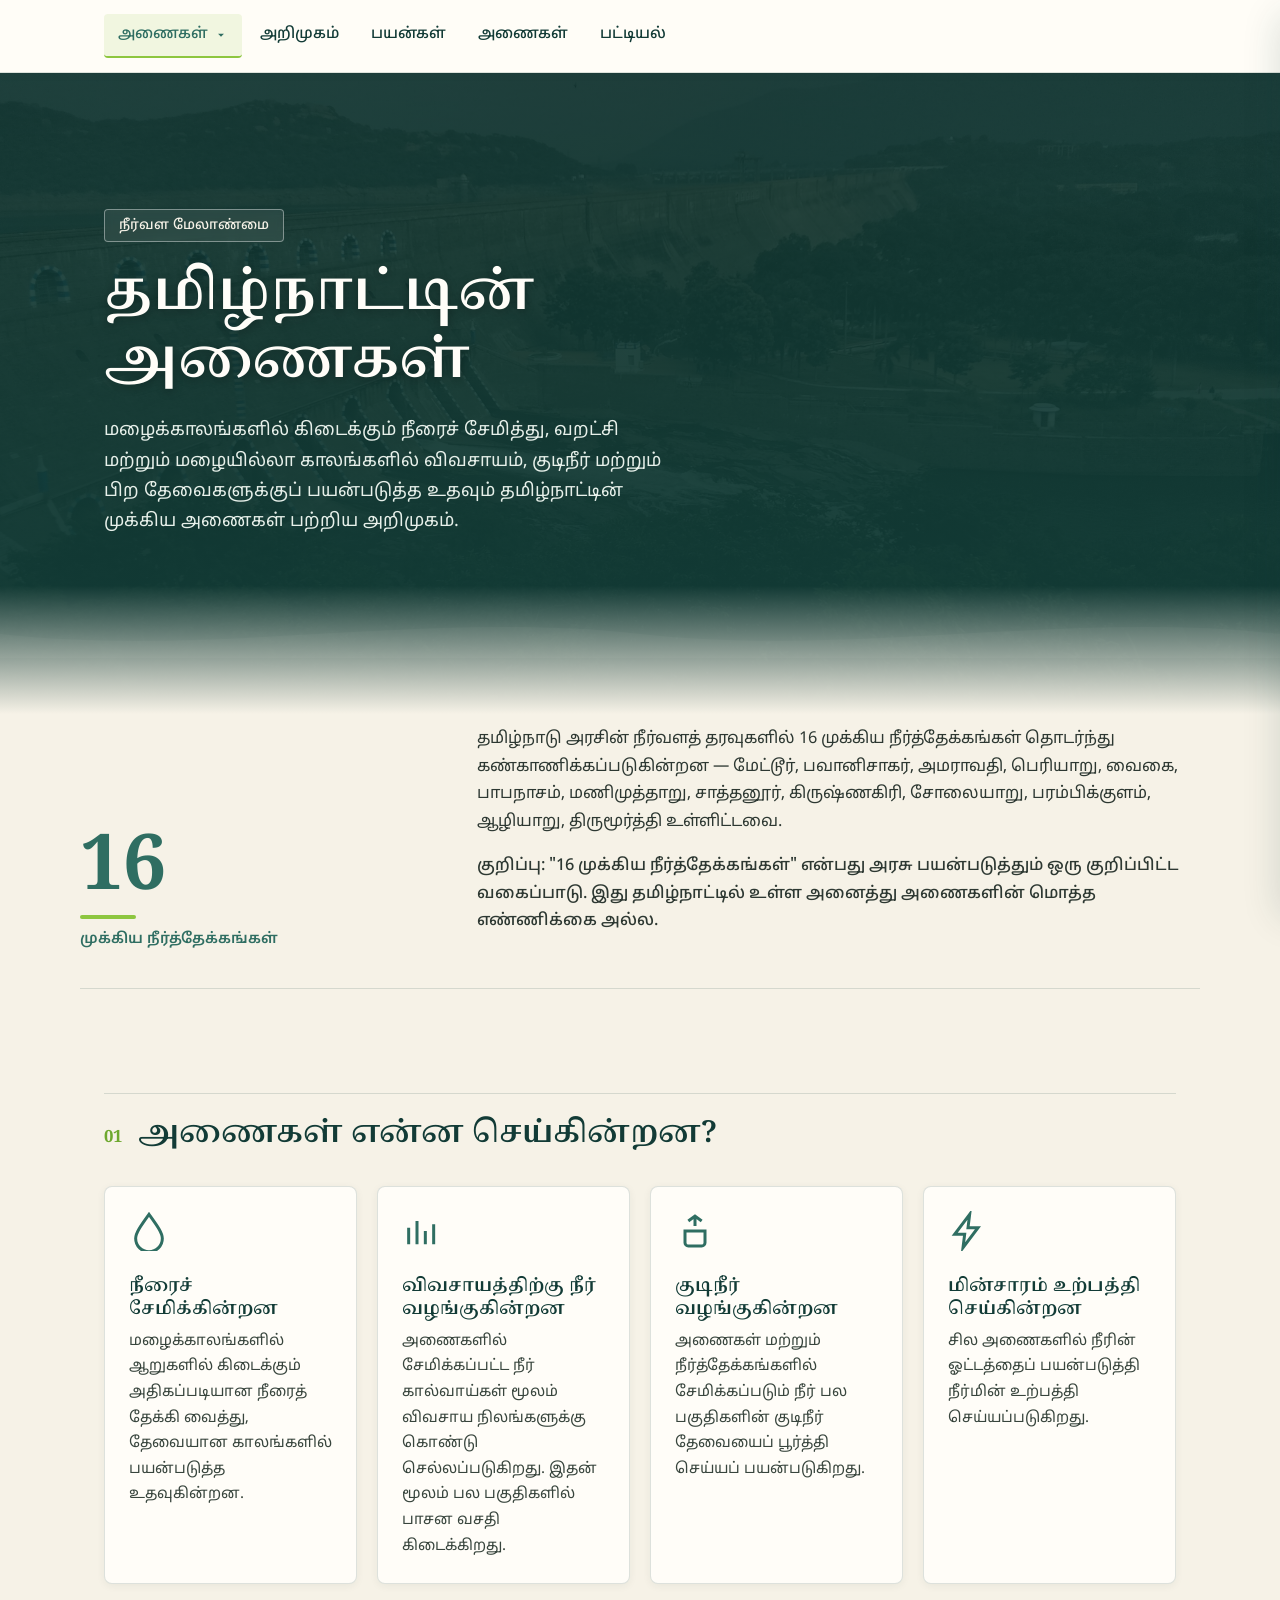
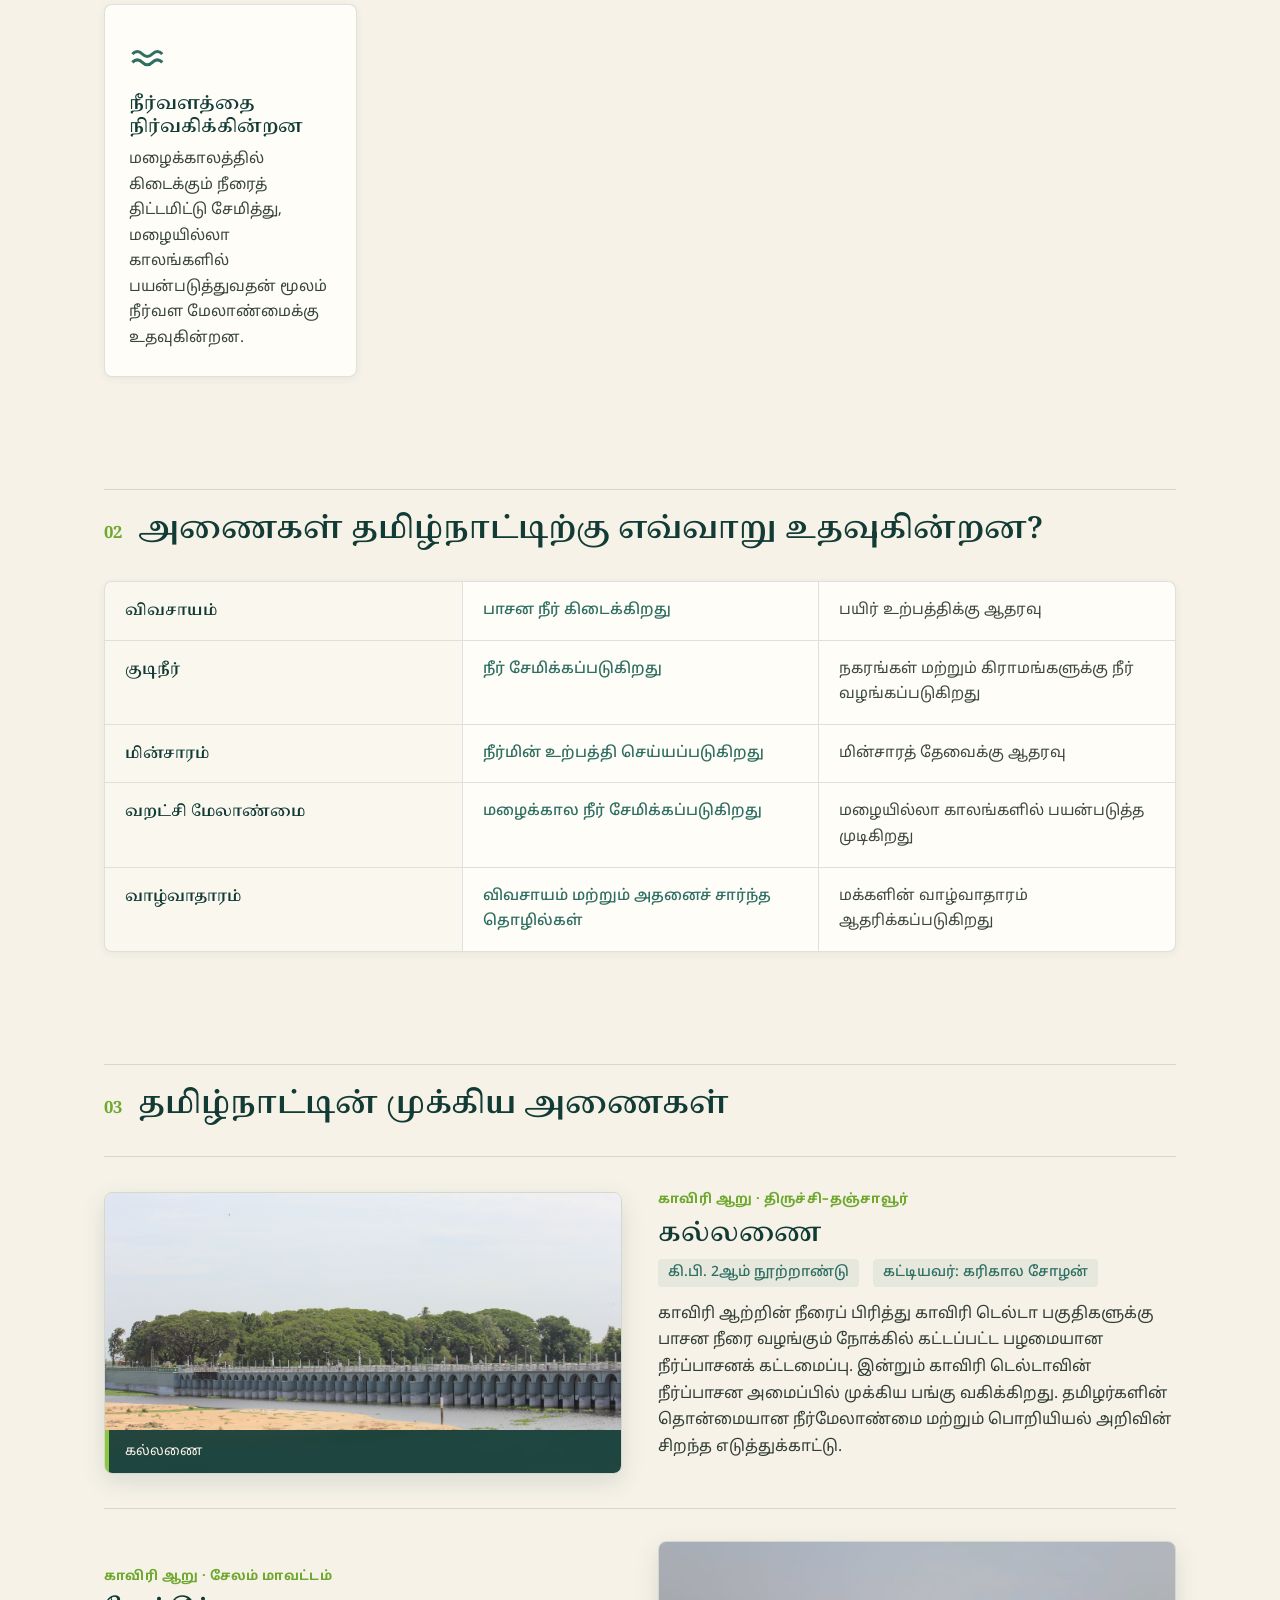
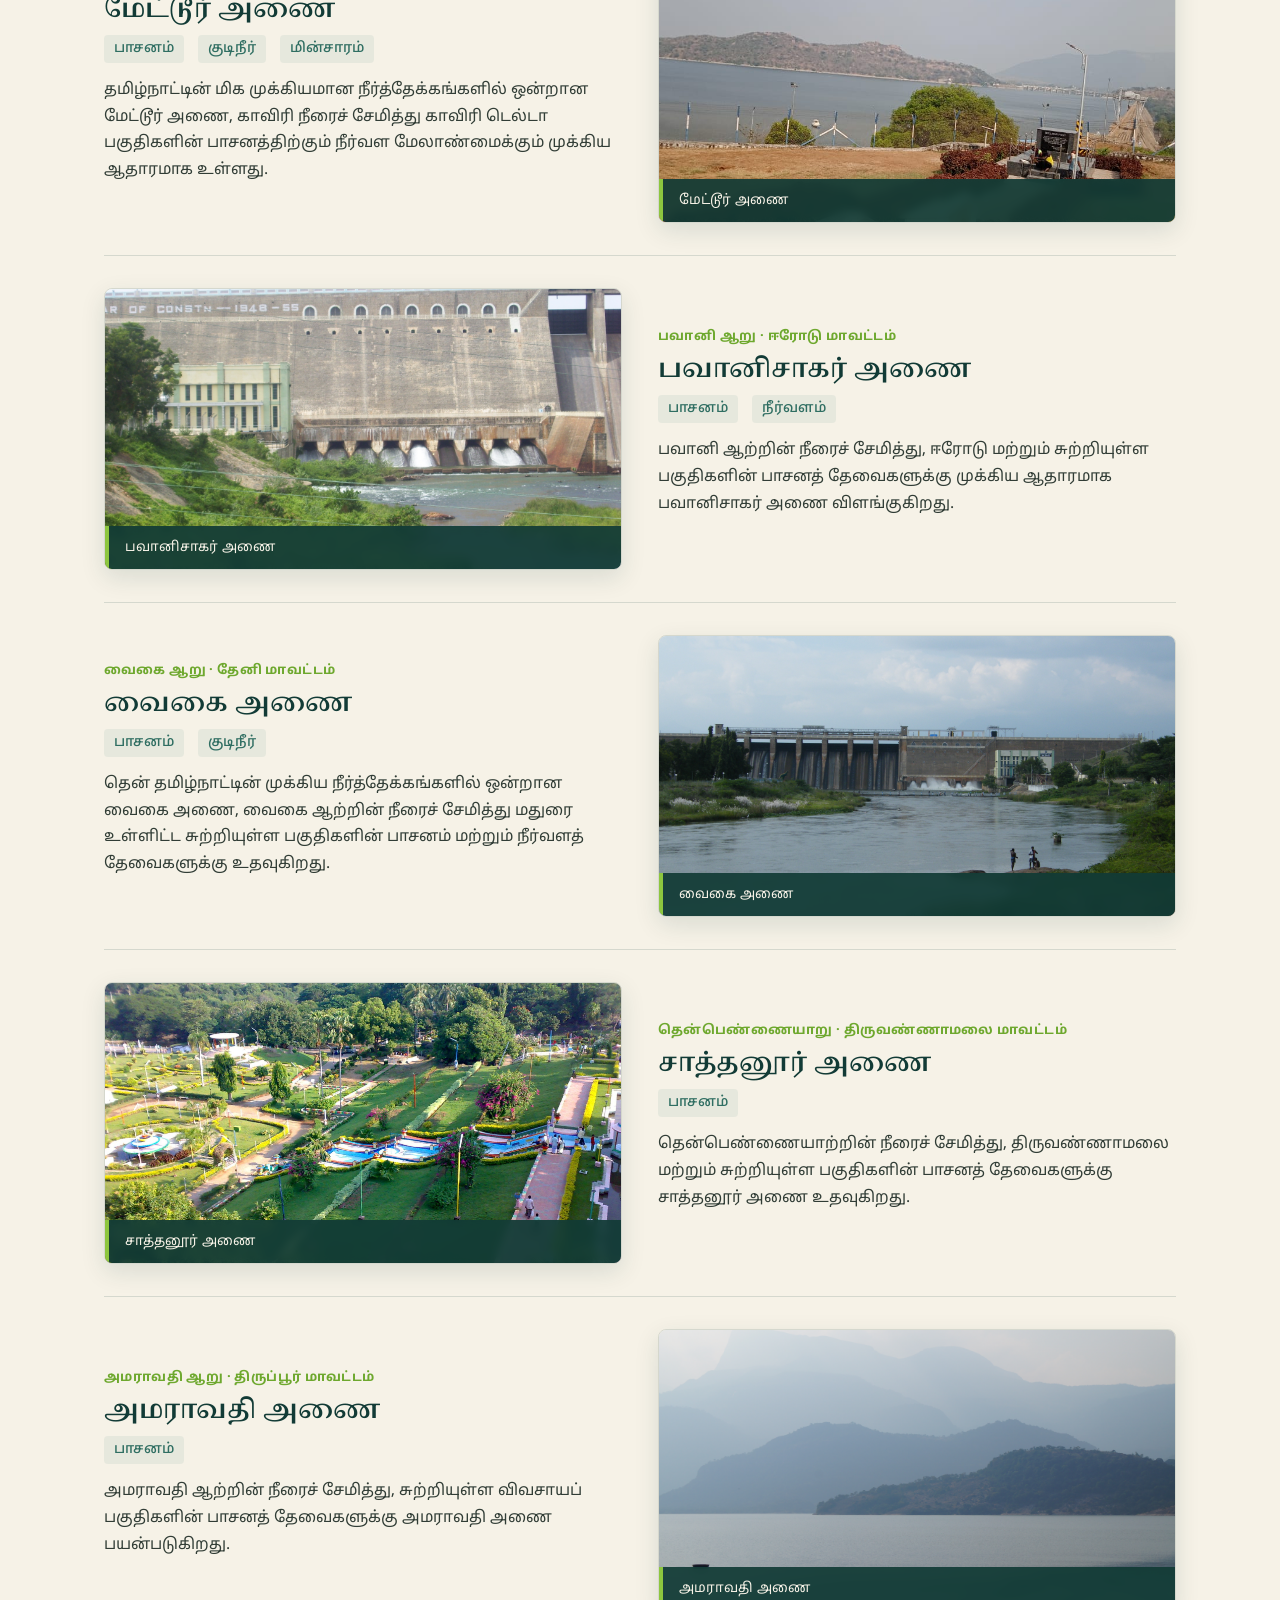
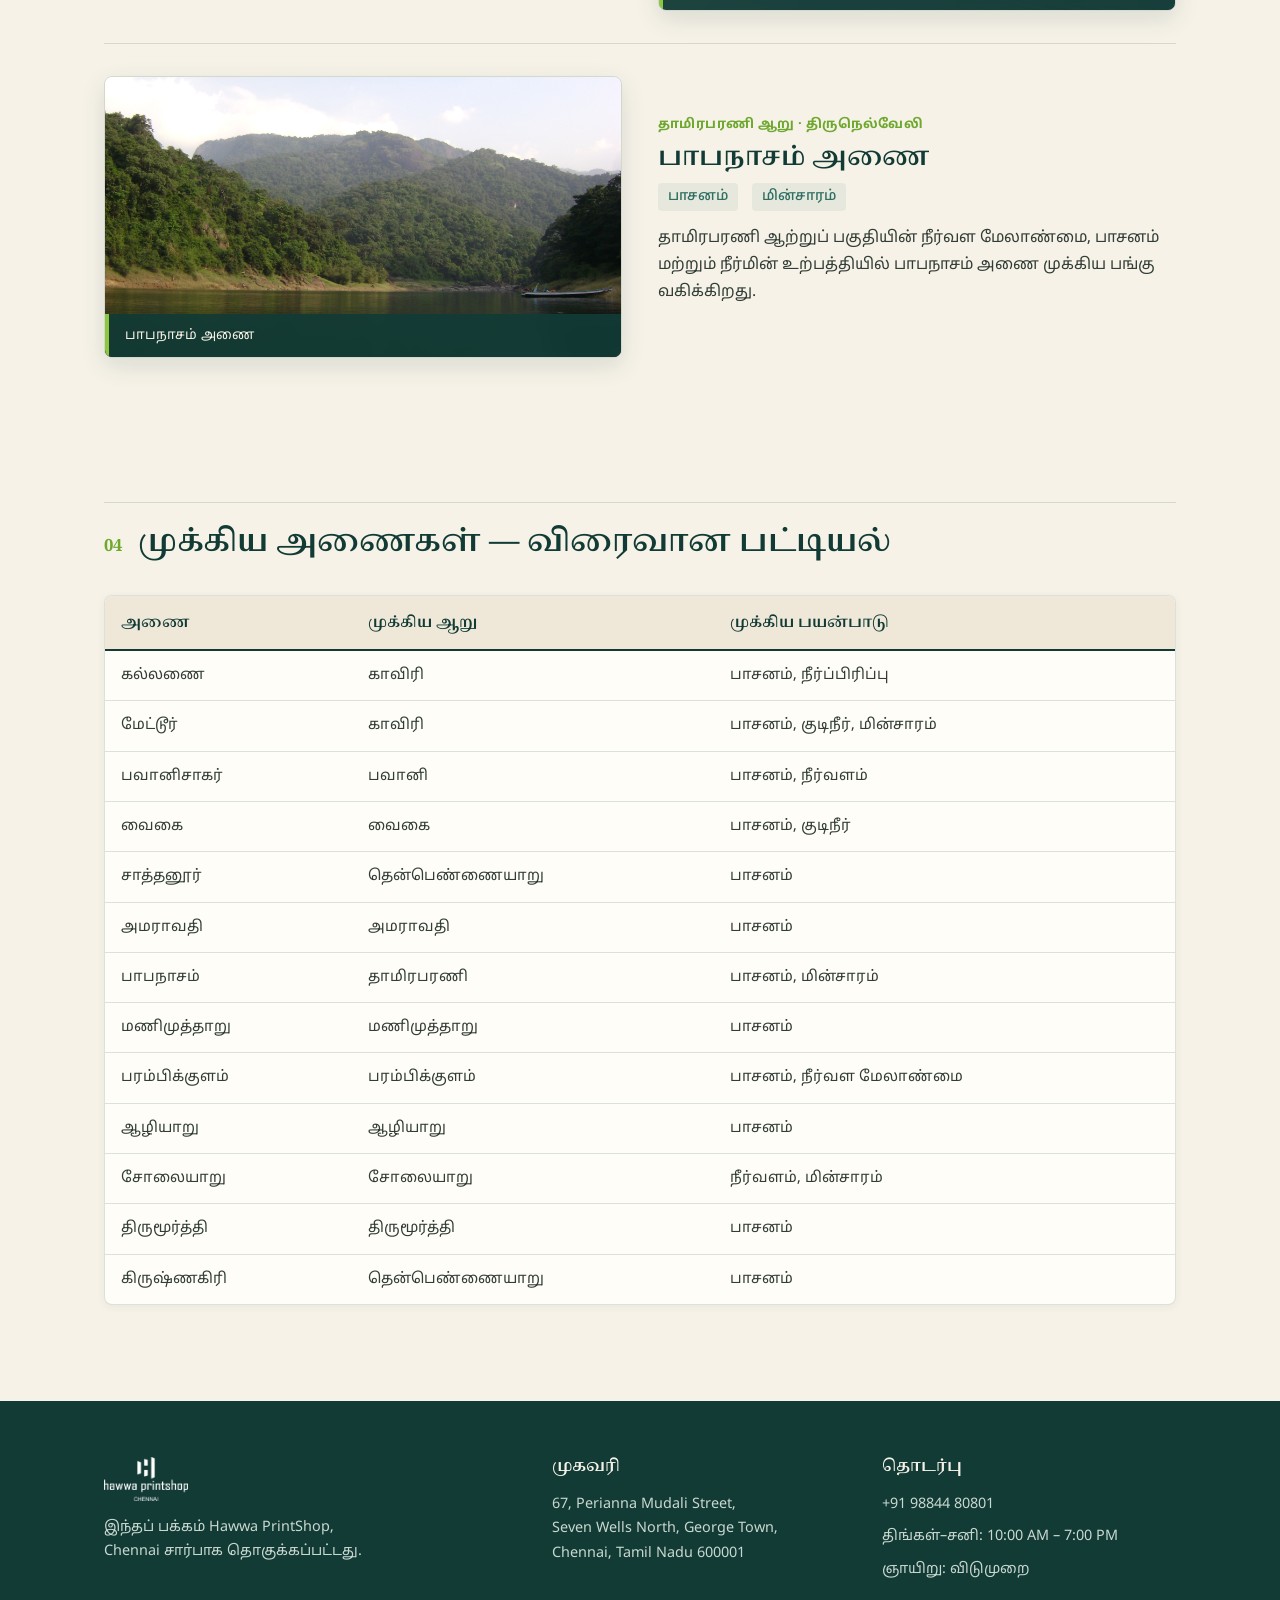
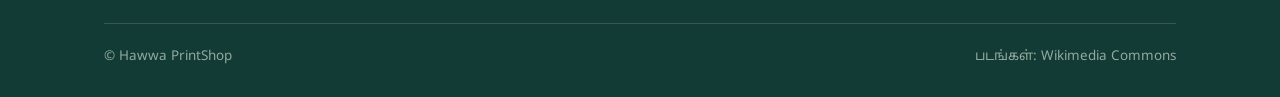
<file: index.html>
<!DOCTYPE html>
<html lang="ta">

<head>
  <meta charset="UTF-8">
  <meta name="viewport" content="width=device-width, initial-scale=1.0">
  <title>தமிழ்நாட்டின் அணைகள் — Hawwa PrintShop</title>
  <link rel="preconnect" href="https://fonts.googleapis.com">
  <link rel="preconnect" href="https://fonts.gstatic.com" crossorigin>
  <link
    href="https://fonts.googleapis.com/css2?family=Noto+Serif+Tamil:wght@500;600;700&family=Noto+Sans+Tamil:wght@400;500;600&display=swap"
    rel="stylesheet">
  <link rel="stylesheet" href="styles.css">
</head>

<body>

  <header>
    <div class="header-inner">
  

      <nav class="desktop-nav">
        <div class="nav-dropdown">
          <a href="index.html" class="dropdown-toggle active">
            அணைகள்
            <svg class="dropdown-arrow" viewBox="0 0 24 24" width="14" height="14">
              <path d="M7 10l5 5 5-5z" />
            </svg>
          </a>
          <div class="dropdown-menu">
            <a href="index.html" class="active">அணைகள் (Dams)</a>
            <a href="rivers.html">ஆறுகள் (Rivers)</a>
            <a href="falls.html">அருவிகள் (Waterfalls)</a>
            <a href="forests.html">காடுகள் (Forests)</a>
            <a href="mountains.html">மலைகள் (Mountains)</a>
            <a href="lakes.html">ஏரிகள் (Lakes)</a>
            <a href="beach.html">கடற்கரைகள் (Beaches)</a>
            <a href="sanctuaries.html">சரணாலயங்கள் (Sanctuaries)</a>
            <a href="islands.html">தீவுகள் (Islands)</a>
            <a href="ports.html">துறைமுகங்கள் (Ports)</a>
            <a href="palaces.html">அரண்மனைகள் (Palaces)</a>
            <a href="forts.html">கோட்டைகள் (Forts)</a>
          </div>
        </div>
        <a href="#intro">அறிமுகம்</a>
        <a href="#functions">பயன்கள்</a>
        <a href="#dams">அணைகள்</a>
        <a href="#table">பட்டியல்</a>
      </nav>

      <button class="mobile-toggle" aria-label="பட்டி திற" aria-expanded="false">
        <svg viewBox="0 0 24 24">
          <path d="M3 18h18v-2H3v2zm0-5h18v-2H3v2zm0-7v2h18V6H3z" />
        </svg>

      </button>
    </div>
  </header>

  <div class="drawer-backdrop"></div>
  <div class="mobile-drawer" role="dialog" aria-modal="true">
    <div class="drawer-header">
      <div class="brand">
        <a href="index.html"><img src="assets/hawwa-logo.png" alt="Hawwa PrintShop"></a>
      </div>
      <button class="drawer-close" aria-label="மூடு">&times;</button>
    </div>
    <div class="drawer-nav">
      <div class="drawer-section-title">பிரிவுகள்</div>
      <div class="mobile-cat-accordion">
        <button class="mobile-cat-toggle" aria-expanded="false">
          <span>வகைகள் (Categories)</span>
          <svg class="dropdown-arrow" viewBox="0 0 24 24" width="14" height="14">
            <path d="M7 10l5 5 5-5z" />
          </svg>
        </button>
        <div class="mobile-cat-content">
          <a href="index.html" class="active">அணைகள் (Dams)</a>
          <a href="rivers.html">ஆறுகள் (Rivers)</a>
          <a href="falls.html">அருவிகள் (Waterfalls)</a>
          <a href="forests.html">காடுகள் (Forests)</a>
          <a href="mountains.html">மலைகள் (Mountains)</a>
          <a href="lakes.html">ஏரிகள் (Lakes)</a>
          <a href="beach.html">கடற்கரைகள் (Beaches)</a>
          <a href="sanctuaries.html">சரணாலயங்கள் (Sanctuaries)</a>
          <a href="islands.html">தீவுகள் (Islands)</a>
          <a href="ports.html">துறைமுகங்கள் (Ports)</a>
          <a href="palaces.html">அரண்மனைகள் (Palaces)</a>
          <a href="forts.html">கோட்டைகள் (Forts)</a>
        </div>
      </div>
      <div class="drawer-section-title">பக்கத்தின் பகுதிகள்</div>
      <a href="#intro">அறிமுகம்</a>
      <a href="#functions">பயன்கள்</a>
      <a href="#dams">அணைகள்</a>
      <a href="#table">பட்டியல்</a>
    </div>
  </div>

  <section class="hero" id="intro">
    <div class="hero-media">
      <img src="assets/hero-mettur.jpg" alt="மேட்டூர் அணை">
    </div>
    <div class="hero-content">
      <span class="eyebrow-tag">நீர்வள மேலாண்மை</span>
      <h1>தமிழ்நாட்டின் அணைகள்</h1>
      <p class="lede">மழைக்காலங்களில் கிடைக்கும் நீரைச் சேமித்து, வறட்சி மற்றும் மழையில்லா காலங்களில் விவசாயம், குடிநீர்
        மற்றும் பிற தேவைகளுக்குப் பயன்படுத்த உதவும் தமிழ்நாட்டின் முக்கிய அணைகள் பற்றிய அறிமுகம்.</p>
    </div>
    <svg class="wavecut" viewBox="0 0 1200 60" preserveAspectRatio="none">
      <path d="M0,30 C 200,60 400,0 600,30 C 800,60 1000,0 1200,30 L1200,60 L0,60 Z" fill="#f6f2e7"></path>
    </svg>
  </section>

  <div class="stats">
    <div class="stat-row">
      <div>
        <span class="stat-num">16</span>
        <div class="stat-note">முக்கிய நீர்த்தேக்கங்கள்</div>
      </div>
      <div class="stat-text">
        <p>தமிழ்நாடு அரசின் நீர்வளத் தரவுகளில் 16 முக்கிய நீர்த்தேக்கங்கள் தொடர்ந்து கண்காணிக்கப்படுகின்றன — மேட்டூர்,
          பவானிசாகர், அமராவதி, பெரியாறு, வைகை, பாபநாசம், மணிமுத்தாறு, சாத்தனூர், கிருஷ்ணகிரி, சோலையாறு, பரம்பிக்குளம்,
          ஆழியாறு, திருமூர்த்தி உள்ளிட்டவை.</p>
        <p class="table-note">குறிப்பு: "16 முக்கிய நீர்த்தேக்கங்கள்" என்பது அரசு பயன்படுத்தும் ஒரு குறிப்பிட்ட
          வகைப்பாடு. இது தமிழ்நாட்டில் உள்ள அனைத்து அணைகளின் மொத்த எண்ணிக்கை அல்ல.</p>
      </div>
    </div>
  </div>

  <section id="functions">
    <div class="wrap">
      <div class="section-head">
        <span class="idx">01</span>
        <h2>அணைகள் என்ன செய்கின்றன?</h2>
      </div>
      <div class="func-grid">
        <div class="func-card">
          <svg class="ic" viewBox="0 0 24 24">
            <path d="M12 2 C 7 9 4 13 4 16.5 A8 8 0 0 0 20 16.5 C 20 13 17 9 12 2 Z" />
          </svg>
          <h3>நீரைச் சேமிக்கின்றன</h3>
          <p>மழைக்காலங்களில் ஆறுகளில் கிடைக்கும் அதிகப்படியான நீரைத் தேக்கி வைத்து, தேவையான காலங்களில் பயன்படுத்த
            உதவுகின்றன.</p>
        </div>
        <div class="func-card">
          <svg class="ic" viewBox="0 0 24 24">
            <path d="M4 20 L4 10 M9 20 L9 6 M14 20 L14 12 M19 20 L19 8" />
          </svg>
          <h3>விவசாயத்திற்கு நீர் வழங்குகின்றன</h3>
          <p>அணைகளில் சேமிக்கப்பட்ட நீர் கால்வாய்கள் மூலம் விவசாய நிலங்களுக்கு கொண்டு செல்லப்படுகிறது. இதன் மூலம் பல
            பகுதிகளில் பாசன வசதி கிடைக்கிறது.</p>
        </div>
        <div class="func-card">
          <svg class="ic" viewBox="0 0 24 24">
            <path d="M12 3v6M8 6l4-3 4 3M6 12h12v7a2 2 0 0 1-2 2H8a2 2 0 0 1-2-2v-7Z" />
          </svg>
          <h3>குடிநீர் வழங்குகின்றன</h3>
          <p>அணைகள் மற்றும் நீர்த்தேக்கங்களில் சேமிக்கப்படும் நீர் பல பகுதிகளின் குடிநீர் தேவையைப் பூர்த்தி செய்யப்
            பயன்படுகிறது.</p>
        </div>
        <div class="func-card">
          <svg class="ic" viewBox="0 0 24 24">
            <path d="M13 2 L4 14h6l-1 8 9-12h-6l1-8Z" />
          </svg>
          <h3>மின்சாரம் உற்பத்தி செய்கின்றன</h3>
          <p>சில அணைகளில் நீரின் ஓட்டத்தைப் பயன்படுத்தி நீர்மின் உற்பத்தி செய்யப்படுகிறது.</p>
        </div>
        <div class="func-card">
          <svg class="ic" viewBox="0 0 24 24">
            <path d="M2 15c2-2 4-2 6 0s4 2 6 0 4-2 6 0M2 20c2-2 4-2 6 0s4 2 6 0 4-2 6 0" />
          </svg>
          <h3>நீர்வளத்தை நிர்வகிக்கின்றன</h3>
          <p>மழைக்காலத்தில் கிடைக்கும் நீரைத் திட்டமிட்டு சேமித்து, மழையில்லா காலங்களில் பயன்படுத்துவதன் மூலம் நீர்வள
            மேலாண்மைக்கு உதவுகின்றன.</p>
        </div>
      </div>
    </div>
  </section>

  <section>
    <div class="wrap">
      <div class="section-head">
        <span class="idx">02</span>
        <h2>அணைகள் தமிழ்நாட்டிற்கு எவ்வாறு உதவுகின்றன?</h2>
      </div>
      <div class="flow">
        <div class="flow-row">
          <div class="flow-cell">விவசாயம்</div>
          <div class="flow-cell">பாசன நீர் கிடைக்கிறது</div>
          <div class="flow-cell">பயிர் உற்பத்திக்கு ஆதரவு</div>
        </div>
        <div class="flow-row">
          <div class="flow-cell">குடிநீர்</div>
          <div class="flow-cell">நீர் சேமிக்கப்படுகிறது</div>
          <div class="flow-cell">நகரங்கள் மற்றும் கிராமங்களுக்கு நீர் வழங்கப்படுகிறது</div>
        </div>
        <div class="flow-row">
          <div class="flow-cell">மின்சாரம்</div>
          <div class="flow-cell">நீர்மின் உற்பத்தி செய்யப்படுகிறது</div>
          <div class="flow-cell">மின்சாரத் தேவைக்கு ஆதரவு</div>
        </div>
        <div class="flow-row">
          <div class="flow-cell">வறட்சி மேலாண்மை</div>
          <div class="flow-cell">மழைக்கால நீர் சேமிக்கப்படுகிறது</div>
          <div class="flow-cell">மழையில்லா காலங்களில் பயன்படுத்த முடிகிறது</div>
        </div>
        <div class="flow-row">
          <div class="flow-cell">வாழ்வாதாரம்</div>
          <div class="flow-cell">விவசாயம் மற்றும் அதனைச் சார்ந்த தொழில்கள்</div>
          <div class="flow-cell">மக்களின் வாழ்வாதாரம் ஆதரிக்கப்படுகிறது</div>
        </div>
      </div>
    </div>
  </section>

  <section id="dams">
    <div class="wrap">
      <div class="section-head">
        <span class="idx">03</span>
        <h2>தமிழ்நாட்டின் முக்கிய அணைகள்</h2>
      </div>

      <div class="dam">
        <div class="dam-media">
          <img src="assets/dam-kallanai.jpg" alt="கல்லணை">
          <div class="dam-plate">கல்லணை</div>
        </div>
        <div class="dam-body">
          <div class="tag">காவிரி ஆறு · திருச்சி–தஞ்சாவூர்</div>
          <h3>கல்லணை</h3>
          <div class="meta"><span>கி.பி. 2ஆம் நூற்றாண்டு</span><span>கட்டியவர்: கரிகால சோழன்</span></div>
          <p>காவிரி ஆற்றின் நீரைப் பிரித்து காவிரி டெல்டா பகுதிகளுக்கு பாசன நீரை வழங்கும் நோக்கில் கட்டப்பட்ட பழமையான
            நீர்ப்பாசனக் கட்டமைப்பு. இன்றும் காவிரி டெல்டாவின் நீர்ப்பாசன அமைப்பில் முக்கிய பங்கு வகிக்கிறது.
            தமிழர்களின் தொன்மையான நீர்மேலாண்மை மற்றும் பொறியியல் அறிவின் சிறந்த எடுத்துக்காட்டு.</p>
        </div>
      </div>

      <div class="dam rev">
        <div class="dam-media">
          <img src="assets/dam-mettur.jpg" alt="மேட்டூர் அணை">
          <div class="dam-plate">மேட்டூர் அணை</div>
        </div>
        <div class="dam-body">
          <div class="tag">காவிரி ஆறு · சேலம் மாவட்டம்</div>
          <h3>மேட்டூர் அணை</h3>
          <div class="meta"><span>பாசனம்</span><span>குடிநீர்</span><span>மின்சாரம்</span></div>
          <p>தமிழ்நாட்டின் மிக முக்கியமான நீர்த்தேக்கங்களில் ஒன்றான மேட்டூர் அணை, காவிரி நீரைச் சேமித்து காவிரி டெல்டா
            பகுதிகளின் பாசனத்திற்கும் நீர்வள மேலாண்மைக்கும் முக்கிய ஆதாரமாக உள்ளது.</p>
        </div>
      </div>

      <div class="dam">
        <div class="dam-media">
          <img src="assets/dam-bhavanisagar.jpg" alt="பவானிசாகர் அணை">
          <div class="dam-plate">பவானிசாகர் அணை</div>
        </div>
        <div class="dam-body">
          <div class="tag">பவானி ஆறு · ஈரோடு மாவட்டம்</div>
          <h3>பவானிசாகர் அணை</h3>
          <div class="meta"><span>பாசனம்</span><span>நீர்வளம்</span></div>
          <p>பவானி ஆற்றின் நீரைச் சேமித்து, ஈரோடு மற்றும் சுற்றியுள்ள பகுதிகளின் பாசனத் தேவைகளுக்கு முக்கிய ஆதாரமாக
            பவானிசாகர் அணை விளங்குகிறது.</p>
        </div>
      </div>

      <div class="dam rev">
        <div class="dam-media">
          <img src="assets/dam-vaigai.jpg" alt="வைகை அணை">
          <div class="dam-plate">வைகை அணை</div>
        </div>
        <div class="dam-body">
          <div class="tag">வைகை ஆறு · தேனி மாவட்டம்</div>
          <h3>வைகை அணை</h3>
          <div class="meta"><span>பாசனம்</span><span>குடிநீர்</span></div>
          <p>தென் தமிழ்நாட்டின் முக்கிய நீர்த்தேக்கங்களில் ஒன்றான வைகை அணை, வைகை ஆற்றின் நீரைச் சேமித்து மதுரை உள்ளிட்ட
            சுற்றியுள்ள பகுதிகளின் பாசனம் மற்றும் நீர்வளத் தேவைகளுக்கு உதவுகிறது.</p>
        </div>
      </div>

      <div class="dam">
        <div class="dam-media">
          <img src="assets/dam-sathanur.jpg" alt="சாத்தனூர் அணை">
          <div class="dam-plate">சாத்தனூர் அணை</div>
        </div>
        <div class="dam-body">
          <div class="tag">தென்பெண்ணையாறு · திருவண்ணாமலை மாவட்டம்</div>
          <h3>சாத்தனூர் அணை</h3>
          <div class="meta"><span>பாசனம்</span></div>
          <p>தென்பெண்ணையாற்றின் நீரைச் சேமித்து, திருவண்ணாமலை மற்றும் சுற்றியுள்ள பகுதிகளின் பாசனத் தேவைகளுக்கு
            சாத்தனூர் அணை உதவுகிறது.</p>
        </div>
      </div>

      <div class="dam rev">
        <div class="dam-media">
          <img src="assets/dam-amaravathi.jpg" alt="அமராவதி அணை">
          <div class="dam-plate">அமராவதி அணை</div>
        </div>
        <div class="dam-body">
          <div class="tag">அமராவதி ஆறு · திருப்பூர் மாவட்டம்</div>
          <h3>அமராவதி அணை</h3>
          <div class="meta"><span>பாசனம்</span></div>
          <p>அமராவதி ஆற்றின் நீரைச் சேமித்து, சுற்றியுள்ள விவசாயப் பகுதிகளின் பாசனத் தேவைகளுக்கு அமராவதி அணை
            பயன்படுகிறது.</p>
        </div>
      </div>

      <div class="dam">
        <div class="dam-media">
          <img src="assets/dam-papanasam.jpg" alt="பாபநாசம் அணை">
          <div class="dam-plate">பாபநாசம் அணை</div>
        </div>
        <div class="dam-body">
          <div class="tag">தாமிரபரணி ஆறு · திருநெல்வேலி</div>
          <h3>பாபநாசம் அணை</h3>
          <div class="meta"><span>பாசனம்</span><span>மின்சாரம்</span></div>
          <p>தாமிரபரணி ஆற்றுப் பகுதியின் நீர்வள மேலாண்மை, பாசனம் மற்றும் நீர்மின் உற்பத்தியில் பாபநாசம் அணை முக்கிய
            பங்கு வகிக்கிறது.</p>
        </div>
      </div>

    </div>
  </section>

  <section id="table">
    <div class="wrap">
      <div class="section-head">
        <span class="idx">04</span>
        <h2>முக்கிய அணைகள் — விரைவான பட்டியல்</h2>
      </div>
      <div class="table-responsive">
        <table>
          <thead>
            <tr>
              <th>அணை</th>
              <th>முக்கிய ஆறு</th>
              <th>முக்கிய பயன்பாடு</th>
            </tr>
          </thead>
          <tbody>
            <tr>
              <td>கல்லணை</td>
              <td>காவிரி</td>
              <td>பாசனம், நீர்ப்பிரிப்பு</td>
            </tr>
            <tr>
              <td>மேட்டூர்</td>
              <td>காவிரி</td>
              <td>பாசனம், குடிநீர், மின்சாரம்</td>
            </tr>
            <tr>
              <td>பவானிசாகர்</td>
              <td>பவானி</td>
              <td>பாசனம், நீர்வளம்</td>
            </tr>
            <tr>
              <td>வைகை</td>
              <td>வைகை</td>
              <td>பாசனம், குடிநீர்</td>
            </tr>
            <tr>
              <td>சாத்தனூர்</td>
              <td>தென்பெண்ணையாறு</td>
              <td>பாசனம்</td>
            </tr>
            <tr>
              <td>அமராவதி</td>
              <td>அமராவதி</td>
              <td>பாசனம்</td>
            </tr>
            <tr>
              <td>பாபநாசம்</td>
              <td>தாமிரபரணி</td>
              <td>பாசனம், மின்சாரம்</td>
            </tr>
            <tr>
              <td>மணிமுத்தாறு</td>
              <td>மணிமுத்தாறு</td>
              <td>பாசனம்</td>
            </tr>
            <tr>
              <td>பரம்பிக்குளம்</td>
              <td>பரம்பிக்குளம்</td>
              <td>பாசனம், நீர்வள மேலாண்மை</td>
            </tr>
            <tr>
              <td>ஆழியாறு</td>
              <td>ஆழியாறு</td>
              <td>பாசனம்</td>
            </tr>
            <tr>
              <td>சோலையாறு</td>
              <td>சோலையாறு</td>
              <td>நீர்வளம், மின்சாரம்</td>
            </tr>
            <tr>
              <td>திருமூர்த்தி</td>
              <td>திருமூர்த்தி</td>
              <td>பாசனம்</td>
            </tr>
            <tr>
              <td>கிருஷ்ணகிரி</td>
              <td>தென்பெண்ணையாறு</td>
              <td>பாசனம்</td>
            </tr>
          </tbody>
        </table>
      </div>
    </div>
  </section>

  <footer>
    <div class="wrap">
      <div class="foot-grid">
        <div class="foot-brand">
          <img src="assets/hawwa-logo.png" alt="Hawwa PrintShop">
          <p>இந்தப் பக்கம் Hawwa PrintShop, Chennai சார்பாக தொகுக்கப்பட்டது.</p>
        </div>
        <div>
          <h4>முகவரி</h4>
          <address>67, Perianna Mudali Street,<br>Seven Wells North, George Town,<br>Chennai, Tamil Nadu 600001
          </address>
        </div>
        <div>
          <h4>தொடர்பு</h4>
          <p>+91 98844 80801</p>
          <p>திங்கள்–சனி: 10:00 AM – 7:00 PM</p>
          <p>ஞாயிறு: விடுமுறை</p>
        </div>
      </div>
      <div class="foot-bottom">
        <span>© Hawwa PrintShop</span>
        <span>படங்கள்: Wikimedia Commons</span>
      </div>
    </div>
  </footer>

  <script src="main.js"></script>
</body>

</html>
</file>
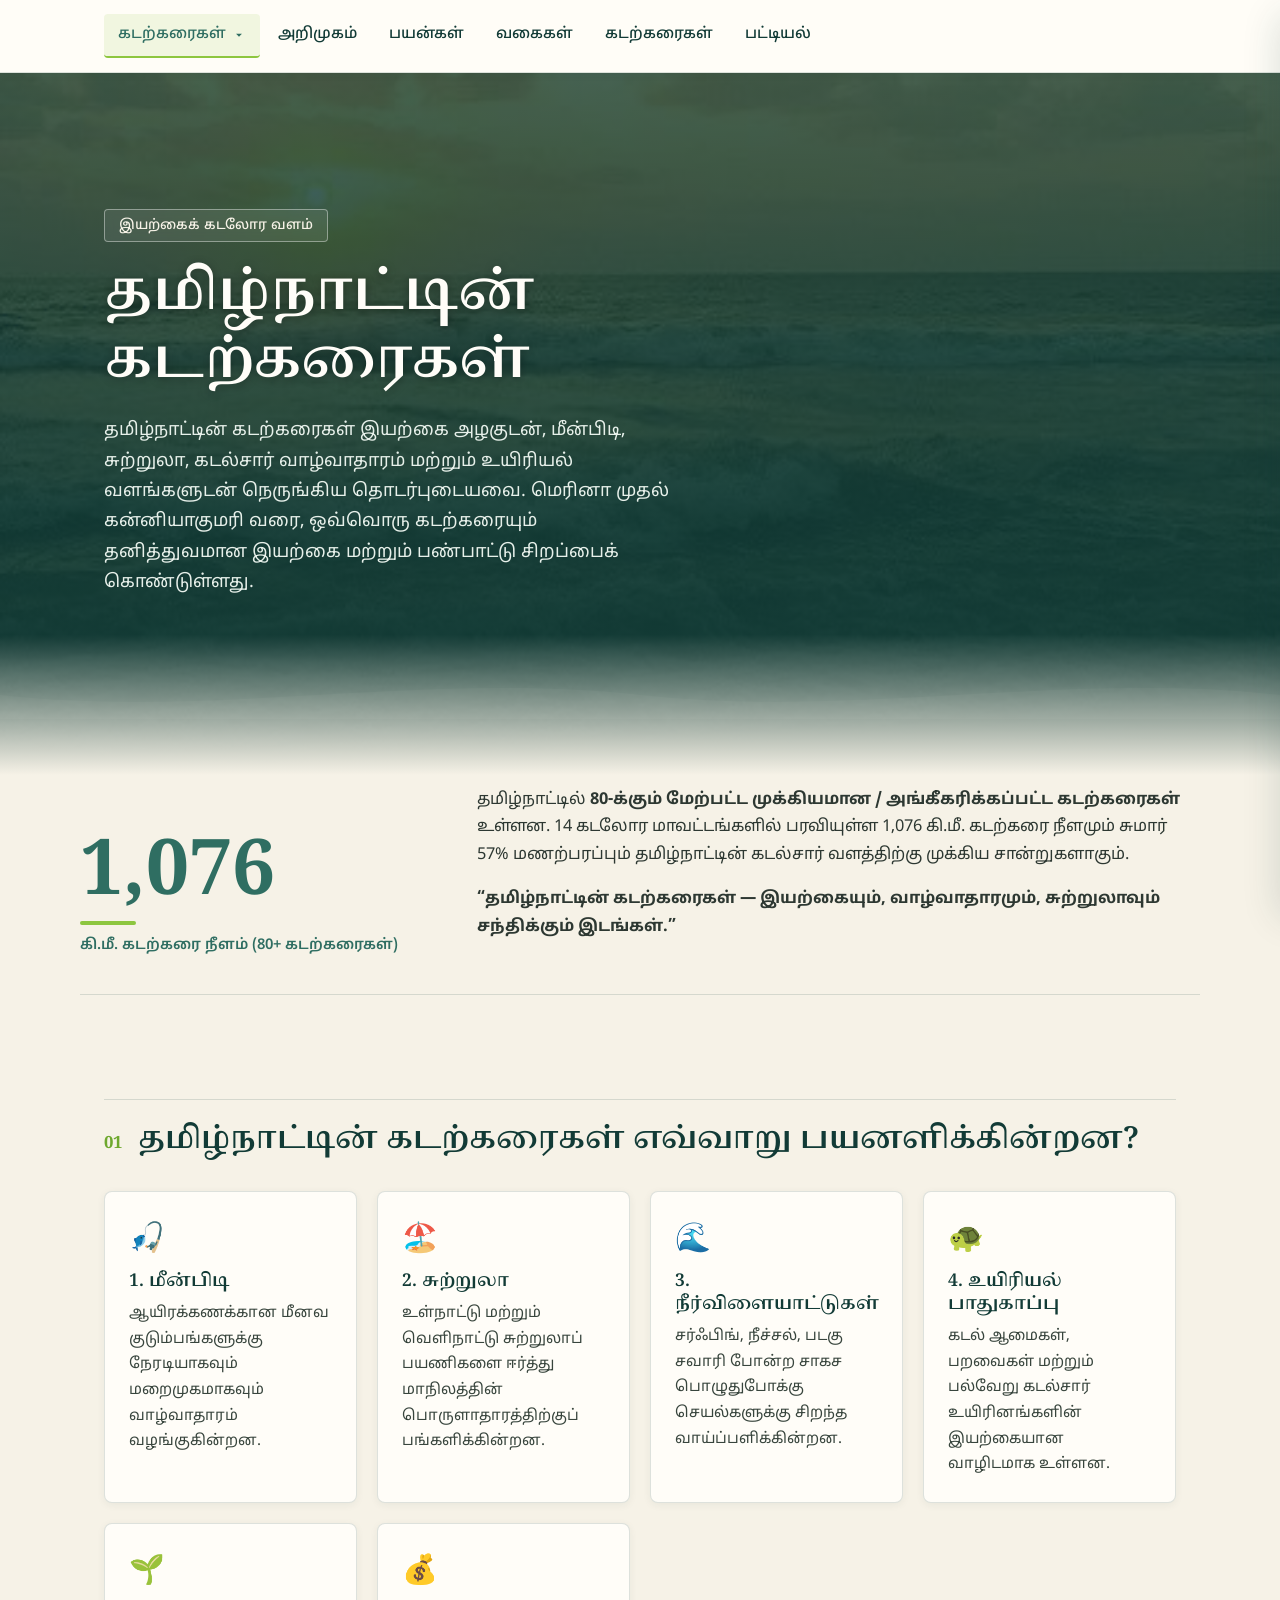
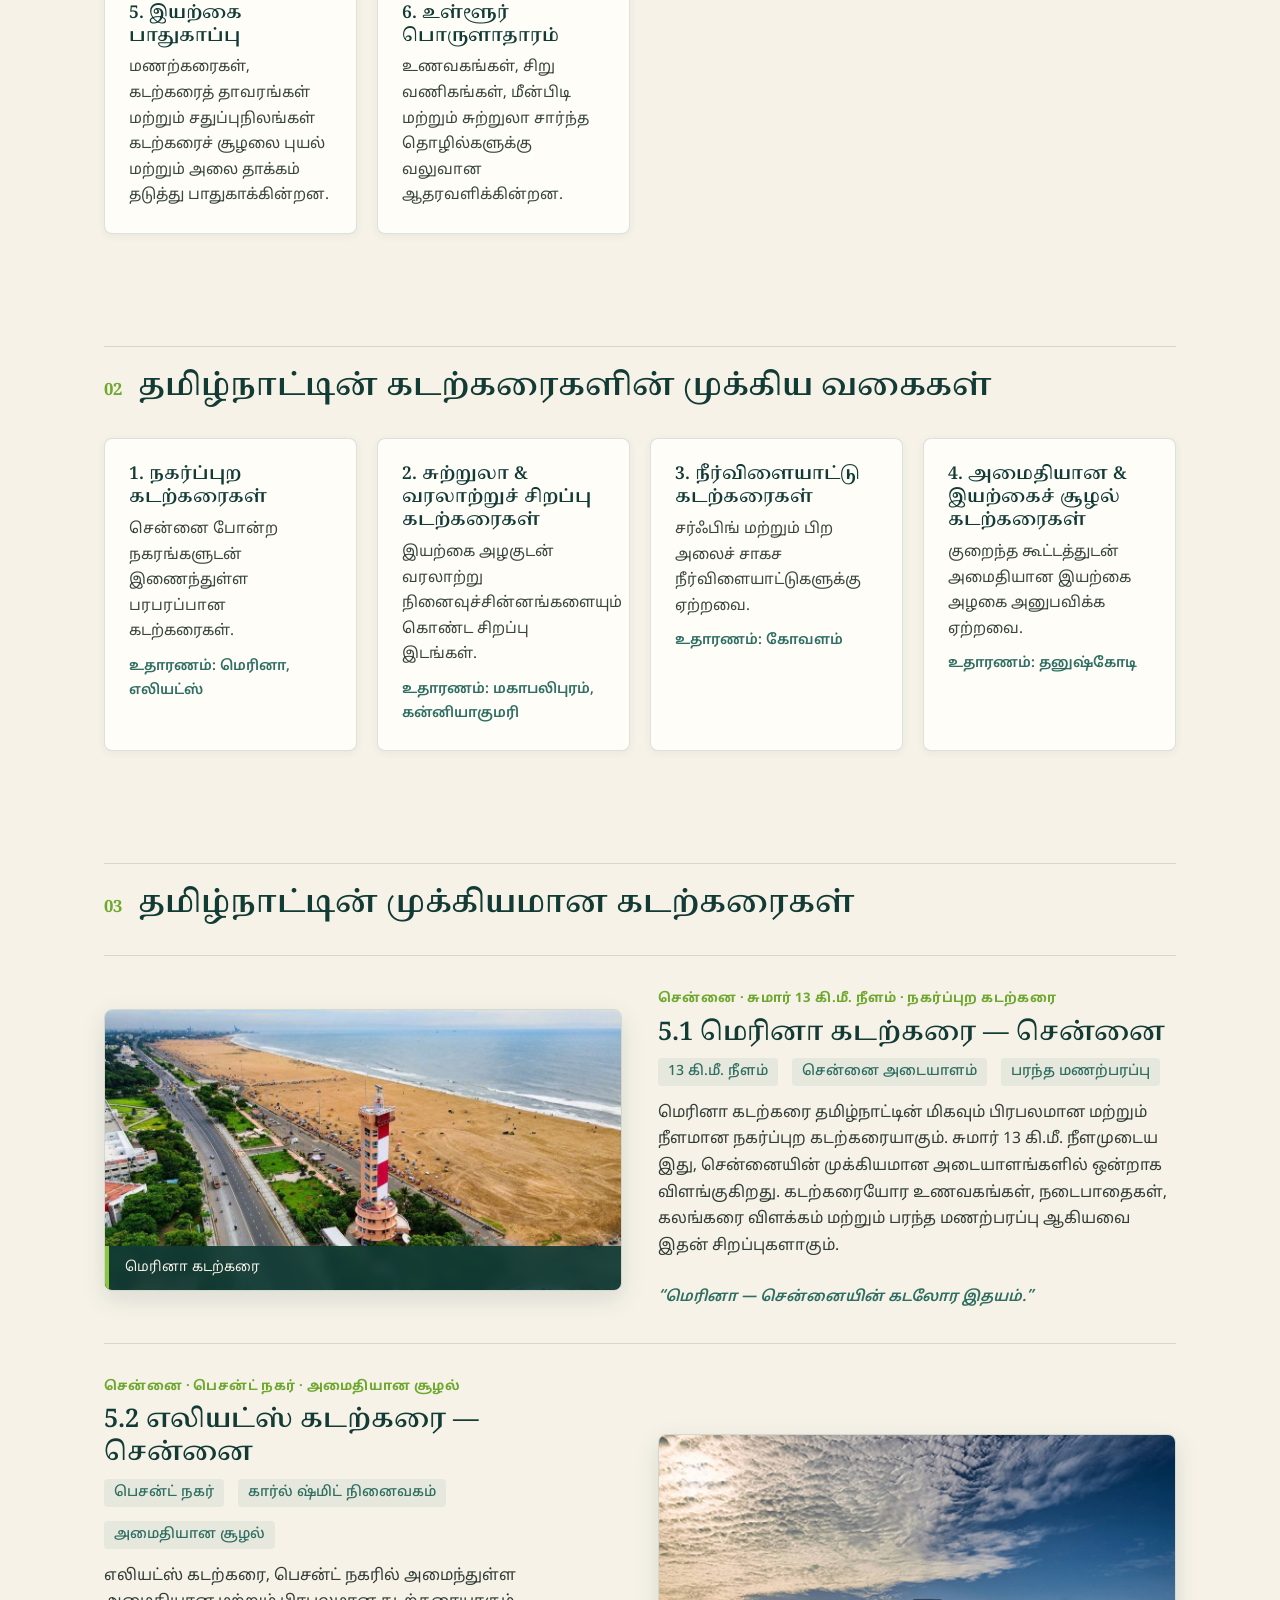
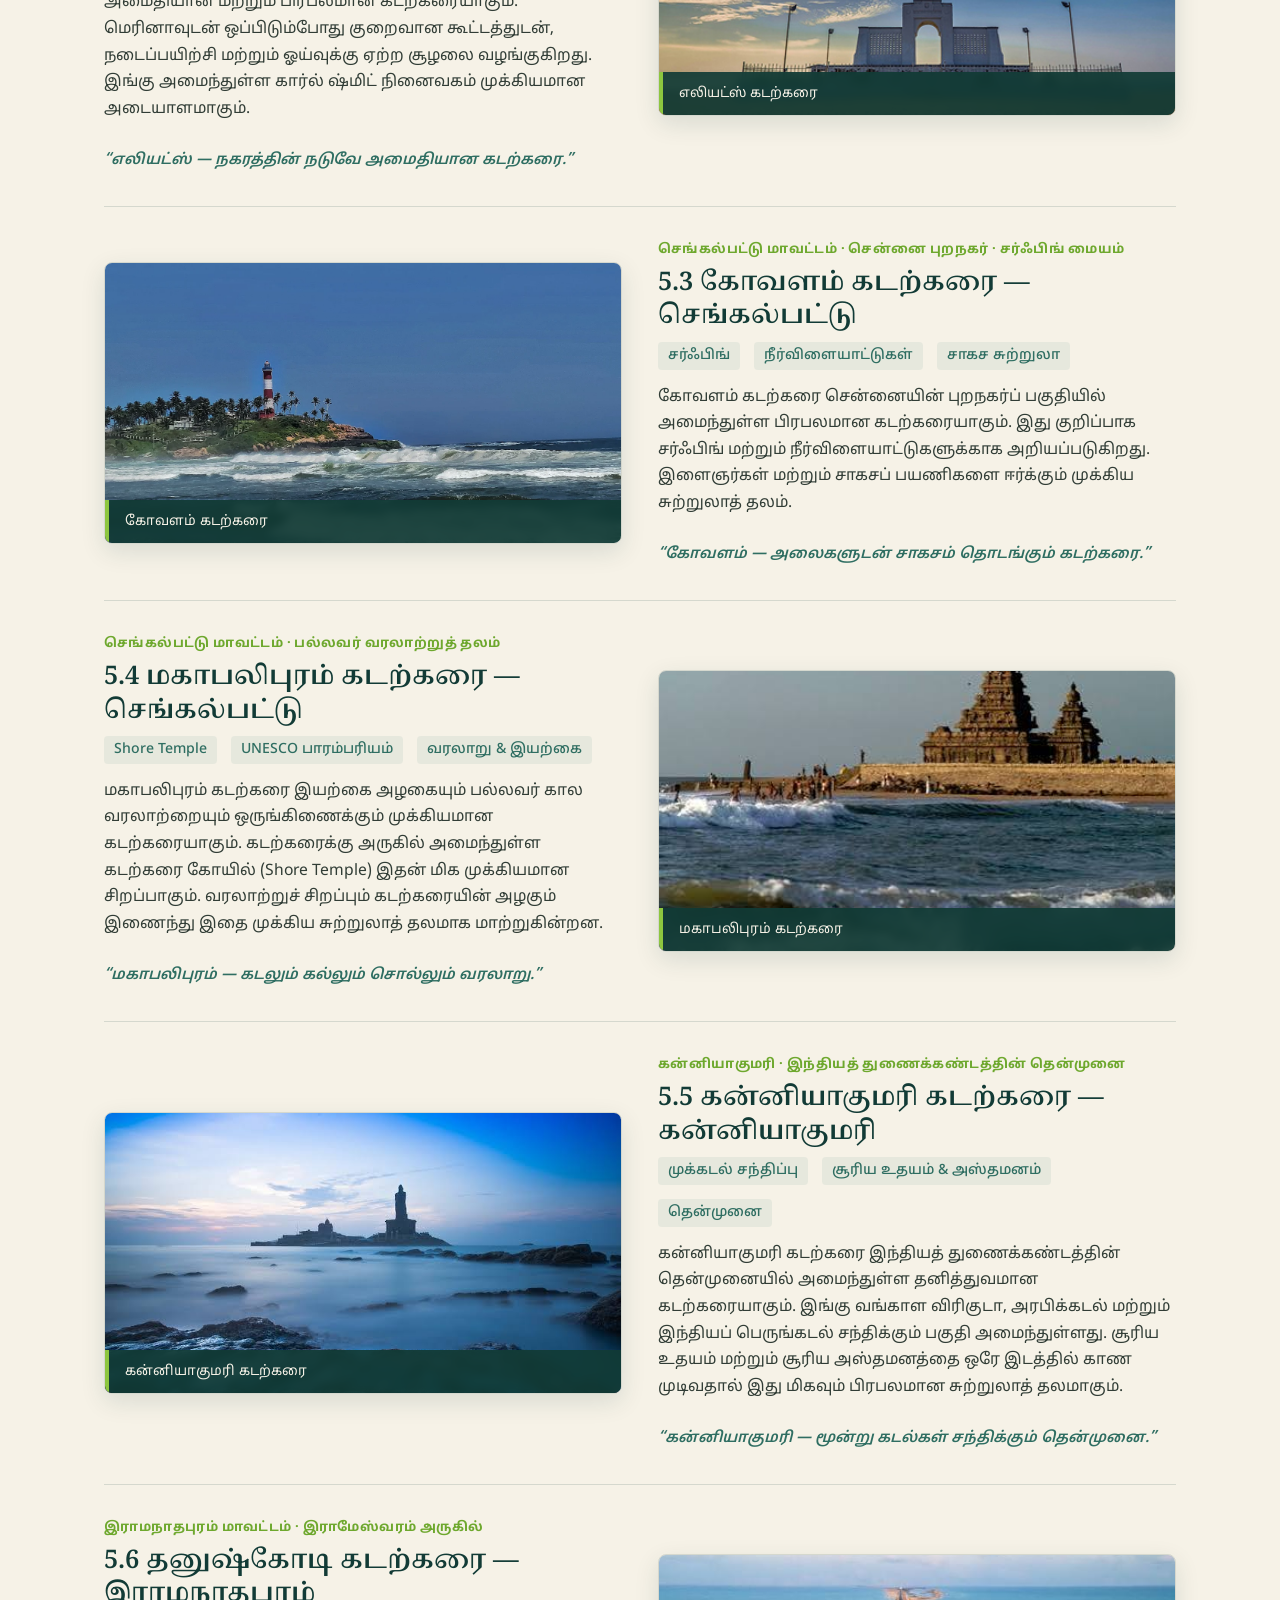
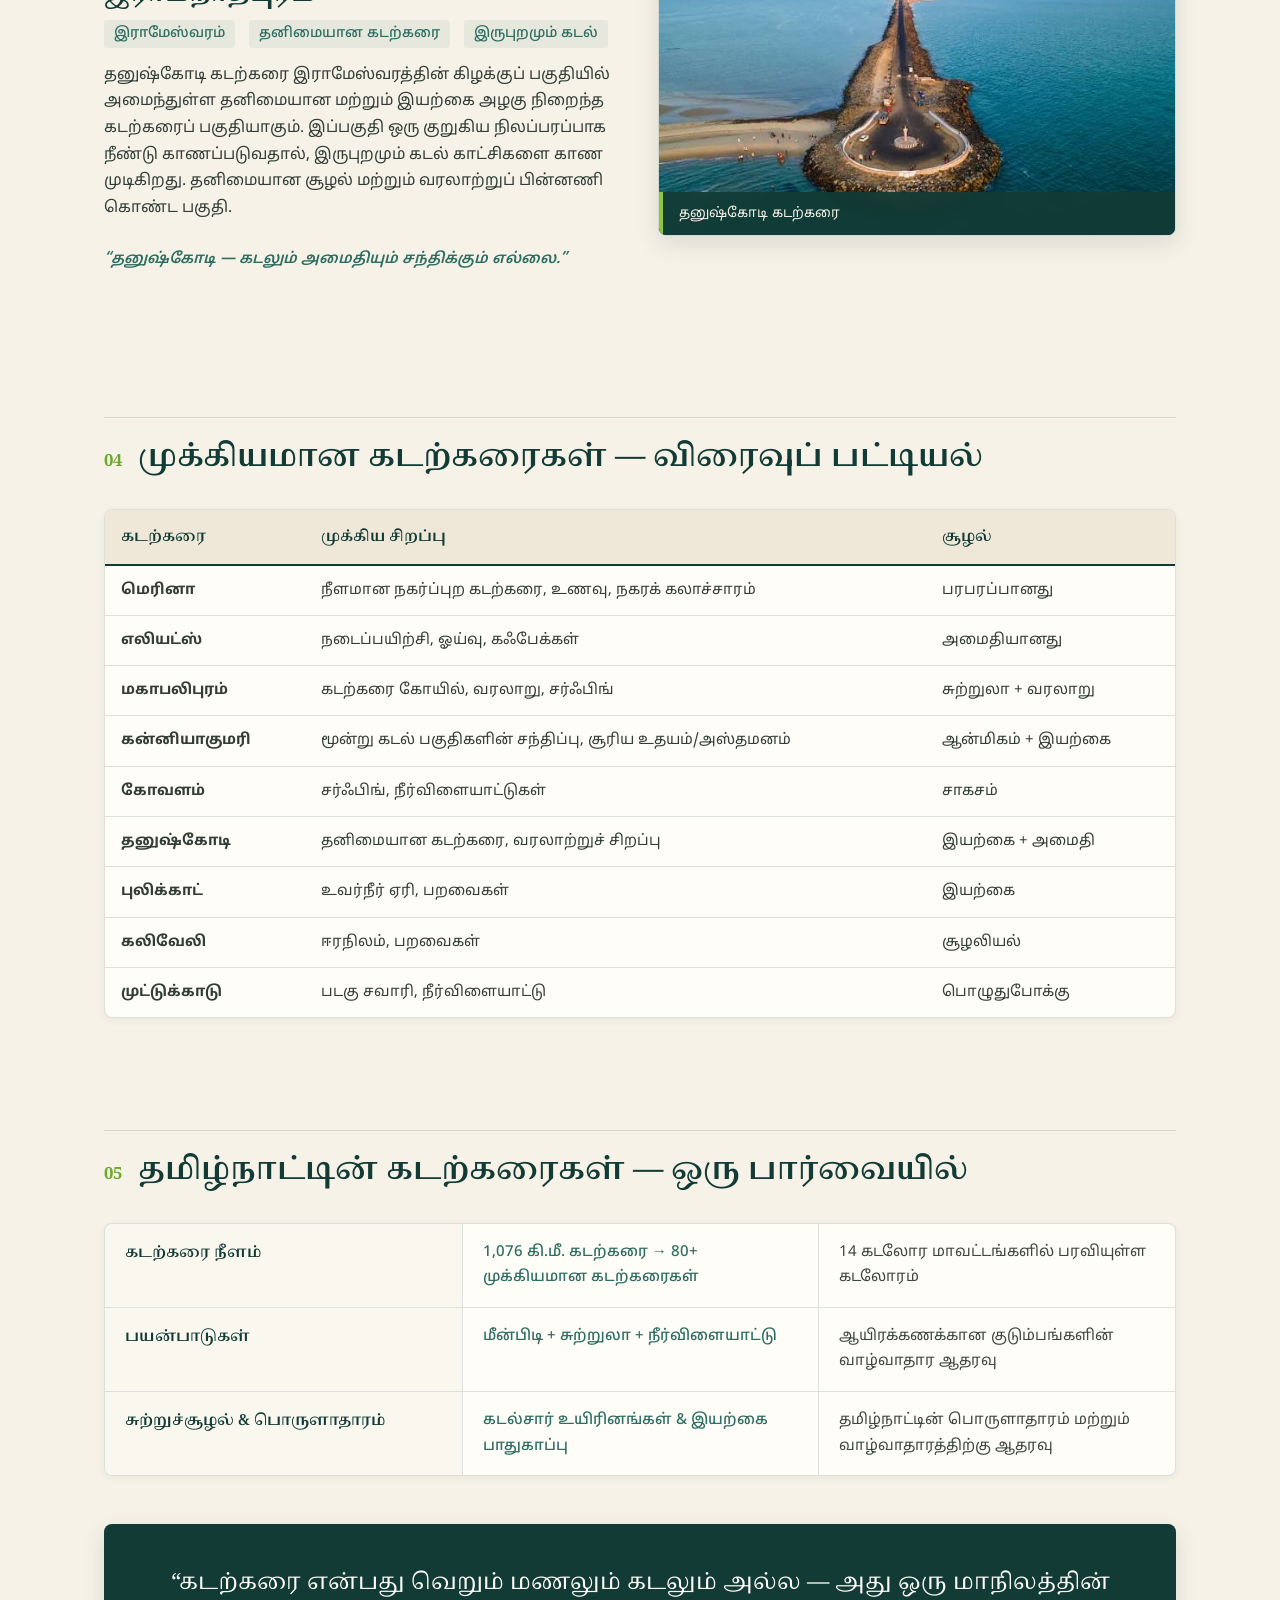
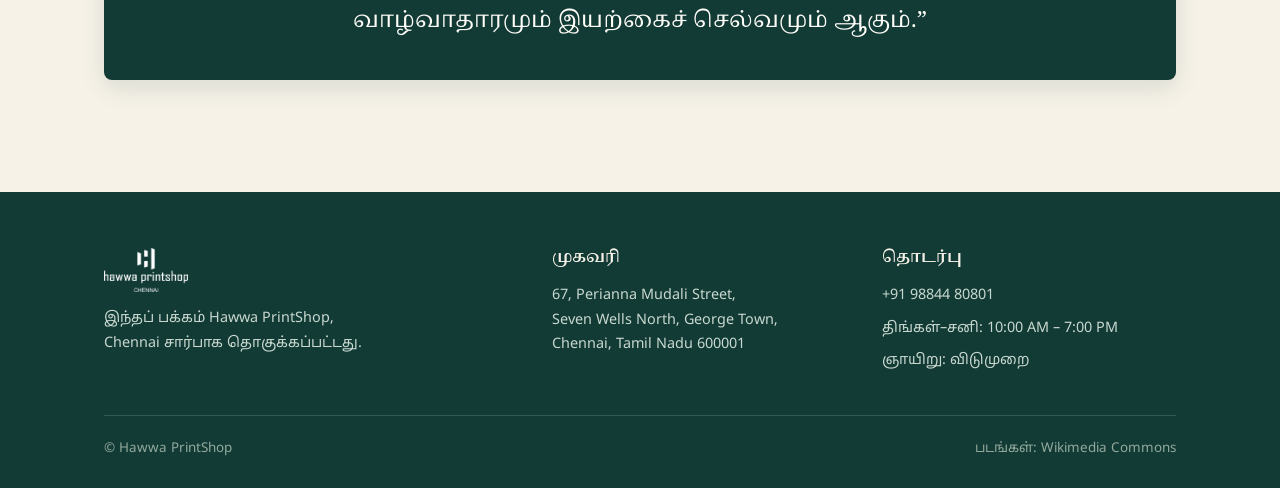
<file: beach.html>
<!DOCTYPE html>
<html lang="ta">

<head>
  <meta charset="UTF-8">
  <meta name="viewport" content="width=device-width, initial-scale=1.0">
  <title>தமிழ்நாட்டின் கடற்கரைகள் — Hawwa PrintShop</title>
  <link rel="preconnect" href="https://fonts.googleapis.com">
  <link rel="preconnect" href="https://fonts.gstatic.com" crossorigin>
  <link
    href="https://fonts.googleapis.com/css2?family=Noto+Serif+Tamil:wght@500;600;700&family=Noto+Sans+Tamil:wght@400;500;600&display=swap"
    rel="stylesheet">
  <link rel="stylesheet" href="styles.css">
</head>

<body>

  <header>
    <div class="header-inner">
  

      <nav class="desktop-nav">
        <div class="nav-dropdown">
          <a href="beach.html" class="dropdown-toggle active">
            கடற்கரைகள்
            <svg class="dropdown-arrow" viewBox="0 0 24 24" width="14" height="14">
              <path d="M7 10l5 5 5-5z" />
            </svg>
          </a>
          <div class="dropdown-menu">
            <a href="index.html">அணைகள் (Dams)</a>
            <a href="rivers.html">ஆறுகள் (Rivers)</a>
            <a href="falls.html">அருவிகள் (Waterfalls)</a>
            <a href="forests.html">காடுகள் (Forests)</a>
            <a href="mountains.html">மலைகள் (Mountains)</a>
            <a href="lakes.html">ஏரிகள் (Lakes)</a>
            <a href="beach.html" class="active">கடற்கரைகள் (Beaches)</a>
            <a href="sanctuaries.html">சரணாலயங்கள் (Sanctuaries)</a>
            <a href="islands.html">தீவுகள் (Islands)</a>
            <a href="ports.html">துறைமுகங்கள் (Ports)</a>
            <a href="palaces.html">அரண்மனைகள் (Palaces)</a>
            <a href="forts.html">கோட்டைகள் (Forts)</a>
          </div>
        </div>
        <a href="#intro">அறிமுகம்</a>
        <a href="#benefits">பயன்கள்</a>
        <a href="#types">வகைகள்</a>
        <a href="#profiles">கடற்கரைகள்</a>
        <a href="#table">பட்டியல்</a>
      </nav>

      <button class="mobile-toggle" aria-label="பட்டி திற" aria-expanded="false">
        <svg viewBox="0 0 24 24">
          <path d="M3 18h18v-2H3v2zm0-5h18v-2H3v2zm0-7v2h18V6H3z" />
        </svg>
      </button>
    </div>
  </header>

  <div class="drawer-backdrop"></div>
  <div class="mobile-drawer" role="dialog" aria-modal="true">
    <div class="drawer-header">
      <div class="brand">
        <a href="index.html"><img src="assets/hawwa-logo.png" alt="Hawwa PrintShop"></a>
      </div>
      <button class="drawer-close" aria-label="மூடு">&times;</button>
    </div>
    <div class="drawer-nav">
      <div class="drawer-section-title">பிரிவுகள்</div>
      <div class="mobile-cat-accordion">
        <button class="mobile-cat-toggle" aria-expanded="false">
          <span>வகைகள் (Categories)</span>
          <svg class="dropdown-arrow" viewBox="0 0 24 24" width="14" height="14">
            <path d="M7 10l5 5 5-5z" />
          </svg>
        </button>
        <div class="mobile-cat-content">
          <a href="index.html">அணைகள் (Dams)</a>
          <a href="rivers.html">ஆறுகள் (Rivers)</a>
          <a href="falls.html">அருவிகள் (Waterfalls)</a>
          <a href="forests.html">காடுகள் (Forests)</a>
          <a href="mountains.html">மலைகள் (Mountains)</a>
          <a href="lakes.html">ஏரிகள் (Lakes)</a>
          <a href="beach.html" class="active">கடற்கரைகள் (Beaches)</a>
          <a href="sanctuaries.html">சரணாலயங்கள் (Sanctuaries)</a>
          <a href="islands.html">தீவுகள் (Islands)</a>
          <a href="ports.html">துறைமுகங்கள் (Ports)</a>
          <a href="palaces.html">அரண்மனைகள் (Palaces)</a>
          <a href="forts.html">கோட்டைகள் (Forts)</a>
        </div>
      </div>
      <div class="drawer-section-title">பக்கத்தின் பகுதிகள்</div>
      <a href="#intro">அறிமுகம்</a>
      <a href="#benefits">பயன்கள்</a>
      <a href="#types">வகைகள்</a>
      <a href="#profiles">கடற்கரைகள்</a>
      <a href="#table">பட்டியல்</a>
    </div>
  </div>

  <section class="hero" id="intro">
    <div class="hero-media">
      <img src="assets/hero-beach.jpg" alt="தமிழ்நாட்டின் கடற்கரைகள்">
    </div>
    <div class="hero-content">
      <span class="eyebrow-tag">இயற்கைக் கடலோர வளம்</span>
      <h1>தமிழ்நாட்டின் கடற்கரைகள்</h1>
      <p class="lede">தமிழ்நாட்டின் கடற்கரைகள் இயற்கை அழகுடன், மீன்பிடி, சுற்றுலா, கடல்சார் வாழ்வாதாரம் மற்றும் உயிரியல்
        வளங்களுடன் நெருங்கிய தொடர்புடையவை. மெரினா முதல் கன்னியாகுமரி வரை, ஒவ்வொரு கடற்கரையும் தனித்துவமான இயற்கை மற்றும்
        பண்பாட்டு சிறப்பைக் கொண்டுள்ளது.</p>
    </div>
    <svg class="wavecut" viewBox="0 0 1200 60" preserveAspectRatio="none">
      <path d="M0,30 C 200,60 400,0 600,30 C 800,60 1000,0 1200,30 L1200,60 L0,60 Z" fill="#f6f2e7"></path>
    </svg>
  </section>

  <div class="stats">
    <div class="stat-row">
      <div>
        <span class="stat-num">1,076</span>
        <div class="stat-note">கி.மீ. கடற்கரை நீளம் (80+ கடற்கரைகள்)</div>
      </div>
      <div class="stat-text">
        <p>தமிழ்நாட்டில் <strong>80-க்கும் மேற்பட்ட முக்கியமான / அங்கீகரிக்கப்பட்ட கடற்கரைகள்</strong> உள்ளன. 14 கடலோர
          மாவட்டங்களில் பரவியுள்ள 1,076 கி.மீ. கடற்கரை நீளமும் சுமார் 57% மணற்பரப்பும் தமிழ்நாட்டின் கடல்சார் வளத்திற்கு
          முக்கிய சான்றுகளாகும்.</p>
        <p class="table-note"><strong>“தமிழ்நாட்டின் கடற்கரைகள் — இயற்கையும், வாழ்வாதாரமும், சுற்றுலாவும் சந்திக்கும்
            இடங்கள்.”</strong></p>
      </div>
    </div>
  </div>

  <section id="benefits">
    <div class="wrap">
      <div class="section-head">
        <span class="idx">01</span>
        <h2>தமிழ்நாட்டின் கடற்கரைகள் எவ்வாறு பயனளிக்கின்றன?</h2>
      </div>
      <div class="func-grid">
        <div class="func-card">
          <span class="ic">🎣</span>
          <h3>1. மீன்பிடி</h3>
          <p>ஆயிரக்கணக்கான மீனவ குடும்பங்களுக்கு நேரடியாகவும் மறைமுகமாகவும் வாழ்வாதாரம் வழங்குகின்றன.</p>
        </div>
        <div class="func-card">
          <span class="ic">🏖️</span>
          <h3>2. சுற்றுலா</h3>
          <p>உள்நாட்டு மற்றும் வெளிநாட்டு சுற்றுலாப் பயணிகளை ஈர்த்து மாநிலத்தின் பொருளாதாரத்திற்குப் பங்களிக்கின்றன.</p>
        </div>
        <div class="func-card">
          <span class="ic">🌊</span>
          <h3>3. நீர்விளையாட்டுகள்</h3>
          <p>சர்ஃபிங், நீச்சல், படகு சவாரி போன்ற சாகச பொழுதுபோக்கு செயல்களுக்கு சிறந்த வாய்ப்பளிக்கின்றன.</p>
        </div>
        <div class="func-card">
          <span class="ic">🐢</span>
          <h3>4. உயிரியல் பாதுகாப்பு</h3>
          <p>கடல் ஆமைகள், பறவைகள் மற்றும் பல்வேறு கடல்சார் உயிரினங்களின் இயற்கையான வாழிடமாக உள்ளன.</p>
        </div>
        <div class="func-card">
          <span class="ic">🌱</span>
          <h3>5. இயற்கை பாதுகாப்பு</h3>
          <p>மணற்கரைகள், கடற்கரைத் தாவரங்கள் மற்றும் சதுப்புநிலங்கள் கடற்கரைச் சூழலை புயல் மற்றும் அலை தாக்கம் தடுத்து
            பாதுகாக்கின்றன.</p>
        </div>
        <div class="func-card">
          <span class="ic">💰</span>
          <h3>6. உள்ளூர் பொருளாதாரம்</h3>
          <p>உணவகங்கள், சிறு வணிகங்கள், மீன்பிடி மற்றும் சுற்றுலா சார்ந்த தொழில்களுக்கு வலுவான ஆதரவளிக்கின்றன.</p>
        </div>
      </div>
    </div>
  </section>

  <section id="types">
    <div class="wrap">
      <div class="section-head">
        <span class="idx">02</span>
        <h2>தமிழ்நாட்டின் கடற்கரைகளின் முக்கிய வகைகள்</h2>
      </div>
      <div class="type-grid">
        <div class="type-card">
          <h3>1. நகர்ப்புற கடற்கரைகள்</h3>
          <p>சென்னை போன்ற நகரங்களுடன் இணைந்துள்ள பரபரப்பான கடற்கரைகள்.</p>
          <div class="type-eg">உதாரணம்: மெரினா, எலியட்ஸ்</div>
        </div>

        <div class="type-card">
          <h3>2. சுற்றுலா &amp; வரலாற்றுச் சிறப்பு கடற்கரைகள்</h3>
          <p>இயற்கை அழகுடன் வரலாற்று நினைவுச்சின்னங்களையும் கொண்ட சிறப்பு இடங்கள்.</p>
          <div class="type-eg">உதாரணம்: மகாபலிபுரம், கன்னியாகுமரி</div>
        </div>

        <div class="type-card">
          <h3>3. நீர்விளையாட்டு கடற்கரைகள்</h3>
          <p>சர்ஃபிங் மற்றும் பிற அலைச் சாகச நீர்விளையாட்டுகளுக்கு ஏற்றவை.</p>
          <div class="type-eg">உதாரணம்: கோவளம்</div>
        </div>

        <div class="type-card">
          <h3>4. அமைதியான &amp; இயற்கைச் சூழல் கடற்கரைகள்</h3>
          <p>குறைந்த கூட்டத்துடன் அமைதியான இயற்கை அழகை அனுபவிக்க ஏற்றவை.</p>
          <div class="type-eg">உதாரணம்: தனுஷ்கோடி</div>
        </div>
      </div>
    </div>
  </section>

  <section id="profiles">
    <div class="wrap">
      <div class="section-head">
        <span class="idx">03</span>
        <h2>தமிழ்நாட்டின் முக்கியமான கடற்கரைகள்</h2>
      </div>

      <!-- 5.1 மெரினா கடற்கரை -->
      <div class="dam">
        <div class="dam-media">
          <img src="assets/beach-marina.jpg" alt="மெரினா கடற்கரை — சென்னை">
          <div class="dam-plate">மெரினா கடற்கரை</div>
        </div>
        <div class="dam-body">
          <div class="tag">சென்னை · சுமார் 13 கி.மீ. நீளம் · நகர்ப்புற கடற்கரை</div>
          <h3>5.1 மெரினா கடற்கரை — சென்னை</h3>
          <div class="meta"><span>13 கி.மீ. நீளம்</span><span>சென்னை அடையாளம்</span><span>பரந்த மணற்பரப்பு</span></div>
          <p>மெரினா கடற்கரை தமிழ்நாட்டின் மிகவும் பிரபலமான மற்றும் நீளமான நகர்ப்புற கடற்கரையாகும். சுமார் 13 கி.மீ.
            நீளமுடைய இது, சென்னையின் முக்கியமான அடையாளங்களில் ஒன்றாக விளங்குகிறது. கடற்கரையோர உணவகங்கள், நடைபாதைகள்,
            கலங்கரை விளக்கம் மற்றும் பரந்த மணற்பரப்பு ஆகியவை இதன் சிறப்புகளாகும்.</p>
          <div class="dam-quote">“மெரினா — சென்னையின் கடலோர இதயம்.”</div>
        </div>
      </div>

      <!-- 5.2 எலியட்ஸ் கடற்கரை -->
      <div class="dam rev">
        <div class="dam-media">
          <img src="assets/beach-elliots.jpg" alt="எலியட்ஸ் கடற்கரை — சென்னை">
          <div class="dam-plate">எலியட்ஸ் கடற்கரை</div>
        </div>
        <div class="dam-body">
          <div class="tag">சென்னை · பெசன்ட் நகர் · அமைதியான சூழல்</div>
          <h3>5.2 எலியட்ஸ் கடற்கரை — சென்னை</h3>
          <div class="meta"><span>பெசன்ட் நகர்</span><span>கார்ல் ஷ்மிட் நினைவகம்</span><span>அமைதியான சூழல்</span>
          </div>
          <p>எலியட்ஸ் கடற்கரை, பெசன்ட் நகரில் அமைந்துள்ள அமைதியான மற்றும் பிரபலமான கடற்கரையாகும். மெரினாவுடன்
            ஒப்பிடும்போது குறைவான கூட்டத்துடன், நடைப்பயிற்சி மற்றும் ஓய்வுக்கு ஏற்ற சூழலை வழங்குகிறது. இங்கு அமைந்துள்ள
            கார்ல் ஷ்மிட் நினைவகம் முக்கியமான அடையாளமாகும்.</p>
          <div class="dam-quote">“எலியட்ஸ் — நகரத்தின் நடுவே அமைதியான கடற்கரை.”</div>
        </div>
      </div>

      <!-- 5.3 கோவளம் கடற்கரை -->
      <div class="dam">
        <div class="dam-media">
          <img src="assets/beach-kovalam.jpg" alt="கோவளம் கடற்கரை — செங்கல்பட்டு">
          <div class="dam-plate">கோவளம் கடற்கரை</div>
        </div>
        <div class="dam-body">
          <div class="tag">செங்கல்பட்டு மாவட்டம் · சென்னை புறநகர் · சர்ஃபிங் மையம்</div>
          <h3>5.3 கோவளம் கடற்கரை — செங்கல்பட்டு</h3>
          <div class="meta"><span>சர்ஃபிங்</span><span>நீர்விளையாட்டுகள்</span><span>சாகச சுற்றுலா</span></div>
          <p>கோவளம் கடற்கரை சென்னையின் புறநகர்ப் பகுதியில் அமைந்துள்ள பிரபலமான கடற்கரையாகும். இது குறிப்பாக சர்ஃபிங்
            மற்றும் நீர்விளையாட்டுகளுக்காக அறியப்படுகிறது. இளைஞர்கள் மற்றும் சாகசப் பயணிகளை ஈர்க்கும் முக்கிய சுற்றுலாத்
            தலம்.</p>
          <div class="dam-quote">“கோவளம் — அலைகளுடன் சாகசம் தொடங்கும் கடற்கரை.”</div>
        </div>
      </div>

      <!-- 5.4 மகாபலிபுரம் கடற்கரை -->
      <div class="dam rev">
        <div class="dam-media">
          <img src="assets/beach-mahabalipuram.jpg" alt="மகாபலிபுரம் கடற்கரை — செங்கல்பட்டு">
          <div class="dam-plate">மகாபலிபுரம் கடற்கரை</div>
        </div>
        <div class="dam-body">
          <div class="tag">செங்கல்பட்டு மாவட்டம் · பல்லவர் வரலாற்றுத் தலம்</div>
          <h3>5.4 மகாபலிபுரம் கடற்கரை — செங்கல்பட்டு</h3>
          <div class="meta"><span>Shore Temple</span><span>UNESCO பாரம்பரியம்</span><span>வரலாறு & இயற்கை</span></div>
          <p>மகாபலிபுரம் கடற்கரை இயற்கை அழகையும் பல்லவர் கால வரலாற்றையும் ஒருங்கிணைக்கும் முக்கியமான கடற்கரையாகும்.
            கடற்கரைக்கு அருகில் அமைந்துள்ள கடற்கரை கோயில் (Shore Temple) இதன் மிக முக்கியமான சிறப்பாகும். வரலாற்றுச்
            சிறப்பும் கடற்கரையின் அழகும் இணைந்து இதை முக்கிய சுற்றுலாத் தலமாக மாற்றுகின்றன.</p>
          <div class="dam-quote">“மகாபலிபுரம் — கடலும் கல்லும் சொல்லும் வரலாறு.”</div>
        </div>
      </div>

      <!-- 5.5 கன்னியாகுமரி கடற்கரை -->
      <div class="dam">
        <div class="dam-media">
          <img src="assets/beach-kanyakumari.jpg" alt="கன்னியாகுமரி கடற்கரை — கன்னியாகுமரி">
          <div class="dam-plate">கன்னியாகுமரி கடற்கரை</div>
        </div>
        <div class="dam-body">
          <div class="tag">கன்னியாகுமரி · இந்தியத் துணைக்கண்டத்தின் தென்முனை</div>
          <h3>5.5 கன்னியாகுமரி கடற்கரை — கன்னியாகுமரி</h3>
          <div class="meta"><span>முக்கடல் சந்திப்பு</span><span>சூரிய உதயம் & அஸ்தமனம்</span><span>தென்முனை</span>
          </div>
          <p>கன்னியாகுமரி கடற்கரை இந்தியத் துணைக்கண்டத்தின் தென்முனையில் அமைந்துள்ள தனித்துவமான கடற்கரையாகும். இங்கு
            வங்காள விரிகுடா, அரபிக்கடல் மற்றும் இந்தியப் பெருங்கடல் சந்திக்கும் பகுதி அமைந்துள்ளது. சூரிய உதயம் மற்றும்
            சூரிய அஸ்தமனத்தை ஒரே இடத்தில் காண முடிவதால் இது மிகவும் பிரபலமான சுற்றுலாத் தலமாகும்.</p>
          <div class="dam-quote">“கன்னியாகுமரி — மூன்று கடல்கள் சந்திக்கும் தென்முனை.”</div>
        </div>
      </div>

      <!-- 5.6 தனுஷ்கோடி கடற்கரை -->
      <div class="dam rev">
        <div class="dam-media">
          <img src="assets/beach-dhanushkodi.jpg" alt="தனுஷ்கோடி கடற்கரை — இராமநாதபுரம்">
          <div class="dam-plate">தனுஷ்கோடி கடற்கரை</div>
        </div>
        <div class="dam-body">
          <div class="tag">இராமநாதபுரம் மாவட்டம் · இராமேஸ்வரம் அருகில்</div>
          <h3>5.6 தனுஷ்கோடி கடற்கரை — இராமநாதபுரம்</h3>
          <div class="meta"><span>இராமேஸ்வரம்</span><span>தனிமையான கடற்கரை</span><span>இருபுறமும் கடல்</span></div>
          <p>தனுஷ்கோடி கடற்கரை இராமேஸ்வரத்தின் கிழக்குப் பகுதியில் அமைந்துள்ள தனிமையான மற்றும் இயற்கை அழகு நிறைந்த
            கடற்கரைப் பகுதியாகும். இப்பகுதி ஒரு குறுகிய நிலப்பரப்பாக நீண்டு காணப்படுவதால், இருபுறமும் கடல் காட்சிகளை காண
            முடிகிறது. தனிமையான சூழல் மற்றும் வரலாற்றுப் பின்னணி கொண்ட பகுதி.</p>
          <div class="dam-quote">“தனுஷ்கோடி — கடலும் அமைதியும் சந்திக்கும் எல்லை.”</div>
        </div>
      </div>

    </div>
  </section>

  <section id="table">
    <div class="wrap">
      <div class="section-head">
        <span class="idx">04</span>
        <h2>முக்கியமான கடற்கரைகள் — விரைவுப் பட்டியல்</h2>
      </div>
      <div class="table-responsive">
        <table>
          <thead>
            <tr>
              <th>கடற்கரை</th>
              <th>முக்கிய சிறப்பு</th>
              <th>சூழல்</th>
            </tr>
          </thead>
          <tbody>
            <tr>
              <td><strong>மெரினா</strong></td>
              <td>நீளமான நகர்ப்புற கடற்கரை, உணவு, நகரக் கலாச்சாரம்</td>
              <td>பரபரப்பானது</td>
            </tr>
            <tr>
              <td><strong>எலியட்ஸ்</strong></td>
              <td>நடைப்பயிற்சி, ஓய்வு, கஃபேக்கள்</td>
              <td>அமைதியானது</td>
            </tr>
            <tr>
              <td><strong>மகாபலிபுரம்</strong></td>
              <td>கடற்கரை கோயில், வரலாறு, சர்ஃபிங்</td>
              <td>சுற்றுலா + வரலாறு</td>
            </tr>
            <tr>
              <td><strong>கன்னியாகுமரி</strong></td>
              <td>மூன்று கடல் பகுதிகளின் சந்திப்பு, சூரிய உதயம்/அஸ்தமனம்</td>
              <td>ஆன்மிகம் + இயற்கை</td>
            </tr>
            <tr>
              <td><strong>கோவளம்</strong></td>
              <td>சர்ஃபிங், நீர்விளையாட்டுகள்</td>
              <td>சாகசம்</td>
            </tr>
            <tr>
              <td><strong>தனுஷ்கோடி</strong></td>
              <td>தனிமையான கடற்கரை, வரலாற்றுச் சிறப்பு</td>
              <td>இயற்கை + அமைதி</td>
            </tr>
            <tr>
              <td><strong>புலிக்காட்</strong></td>
              <td>உவர்நீர் ஏரி, பறவைகள்</td>
              <td>இயற்கை</td>
            </tr>
            <tr>
              <td><strong>கலிவேலி</strong></td>
              <td>ஈரநிலம், பறவைகள்</td>
              <td>சூழலியல்</td>
            </tr>
            <tr>
              <td><strong>முட்டுக்காடு</strong></td>
              <td>படகு சவாரி, நீர்விளையாட்டு</td>
              <td>பொழுதுபோக்கு</td>
            </tr>
          </tbody>
        </table>
      </div>
    </div>
  </section>

  <section id="flow">
    <div class="wrap">
      <div class="section-head">
        <span class="idx">05</span>
        <h2>தமிழ்நாட்டின் கடற்கரைகள் — ஒரு பார்வையில்</h2>
      </div>

      <div class="flow">
        <div class="flow-row">
          <div class="flow-cell">கடற்கரை நீளம்</div>
          <div class="flow-cell">1,076 கி.மீ. கடற்கரை → 80+ முக்கியமான கடற்கரைகள்</div>
          <div class="flow-cell">14 கடலோர மாவட்டங்களில் பரவியுள்ள கடலோரம்</div>
        </div>
        <div class="flow-row">
          <div class="flow-cell">பயன்பாடுகள்</div>
          <div class="flow-cell">மீன்பிடி + சுற்றுலா + நீர்விளையாட்டு</div>
          <div class="flow-cell">ஆயிரக்கணக்கான குடும்பங்களின் வாழ்வாதார ஆதரவு</div>
        </div>
        <div class="flow-row">
          <div class="flow-cell">சுற்றுச்சூழல் &amp; பொருளாதாரம்</div>
          <div class="flow-cell">கடல்சார் உயிரினங்கள் &amp; இயற்கை பாதுகாப்பு</div>
          <div class="flow-cell">தமிழ்நாட்டின் பொருளாதாரம் மற்றும் வாழ்வாதாரத்திற்கு ஆதரவு</div>
        </div>
      </div>

      <div class="quote-box">
        <p>“கடற்கரை என்பது வெறும் மணலும் கடலும் அல்ல — அது ஒரு மாநிலத்தின் வாழ்வாதாரமும் இயற்கைச் செல்வமும் ஆகும்.”</p>
      </div>
    </div>
  </section>

  <footer>
    <div class="wrap">
      <div class="foot-grid">
        <div class="foot-brand">
          <img src="assets/hawwa-logo.png" alt="Hawwa PrintShop">
          <p>இந்தப் பக்கம் Hawwa PrintShop, Chennai சார்பாக தொகுக்கப்பட்டது.</p>
        </div>
        <div>
          <h4>முகவரி</h4>
          <address>67, Perianna Mudali Street,<br>Seven Wells North, George Town,<br>Chennai, Tamil Nadu 600001
          </address>
        </div>
        <div>
          <h4>தொடர்பு</h4>
          <p>+91 98844 80801</p>
          <p>திங்கள்–சனி: 10:00 AM – 7:00 PM</p>
          <p>ஞாயிறு: விடுமுறை</p>
        </div>
      </div>
      <div class="foot-bottom">
        <span>© Hawwa PrintShop</span>
        <span>படங்கள்: Wikimedia Commons</span>
      </div>
    </div>
  </footer>

  <script src="main.js"></script>
</body>

</html>
</file>
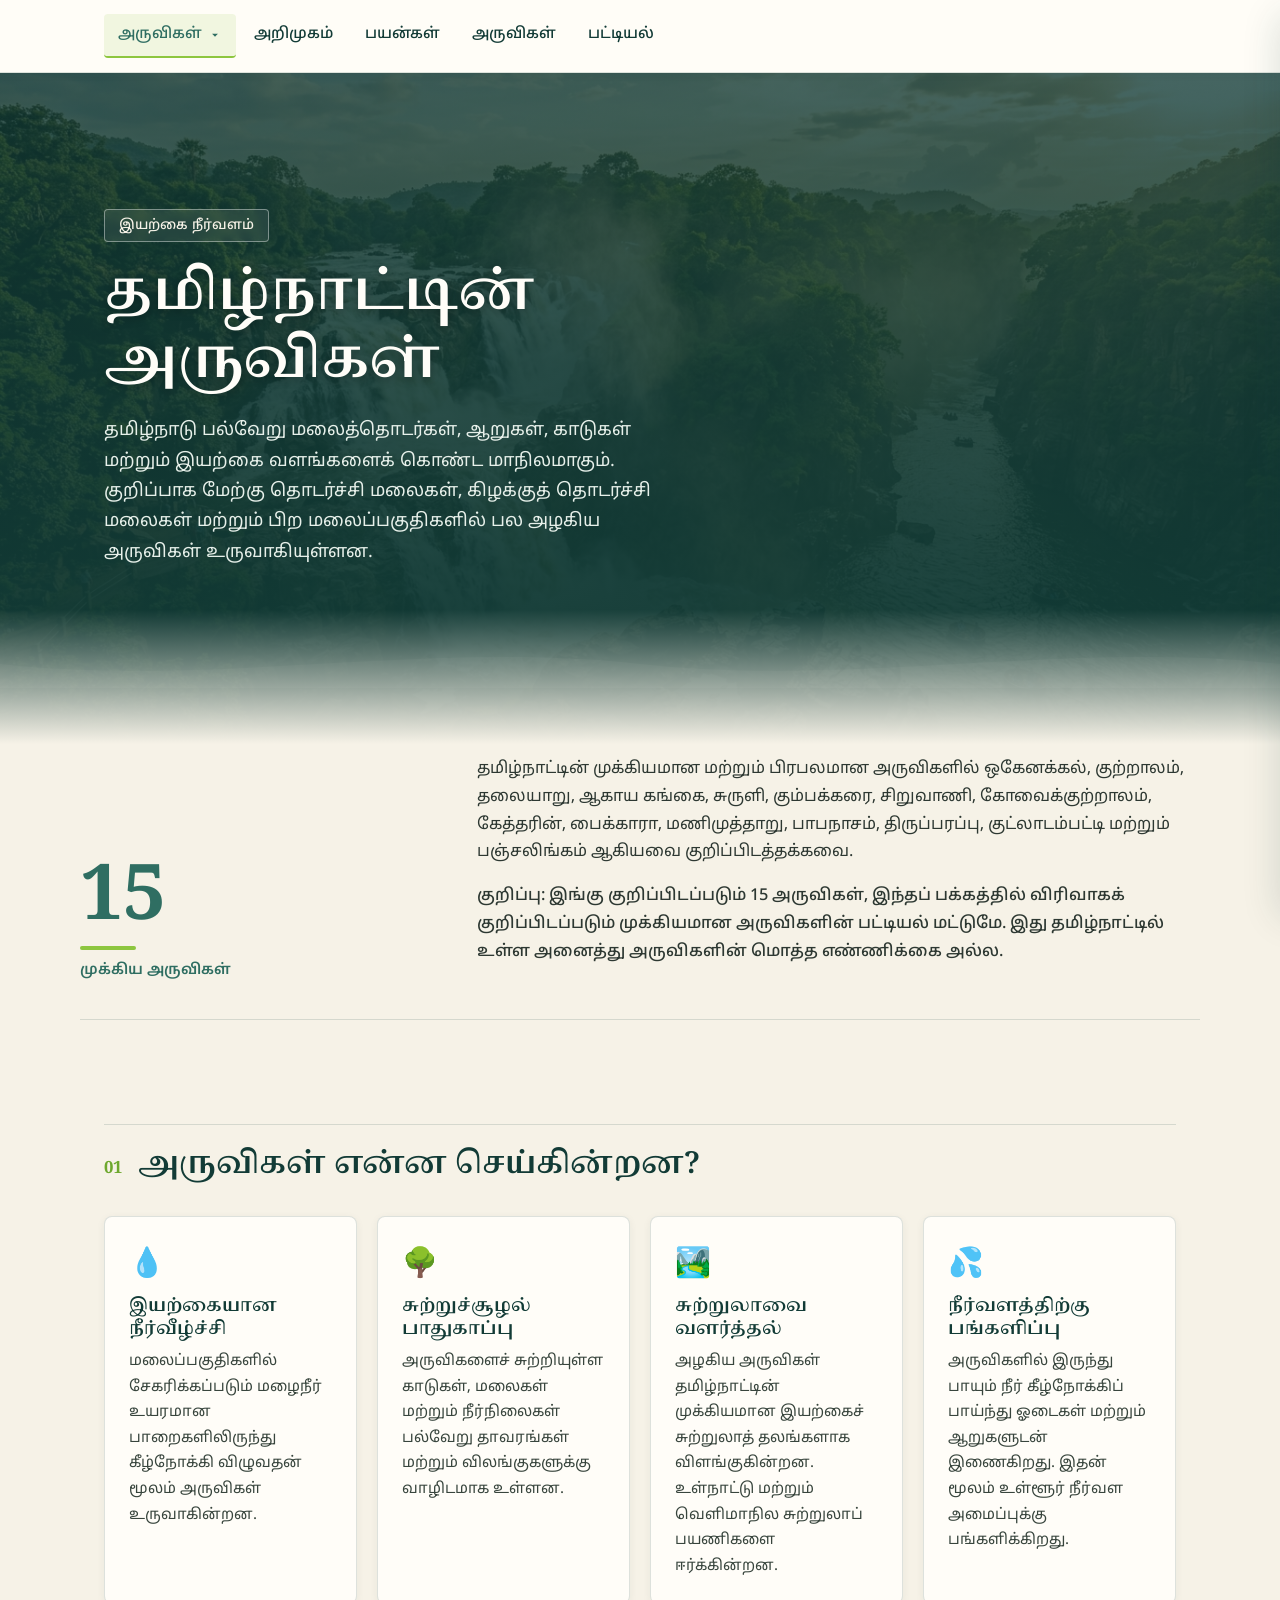
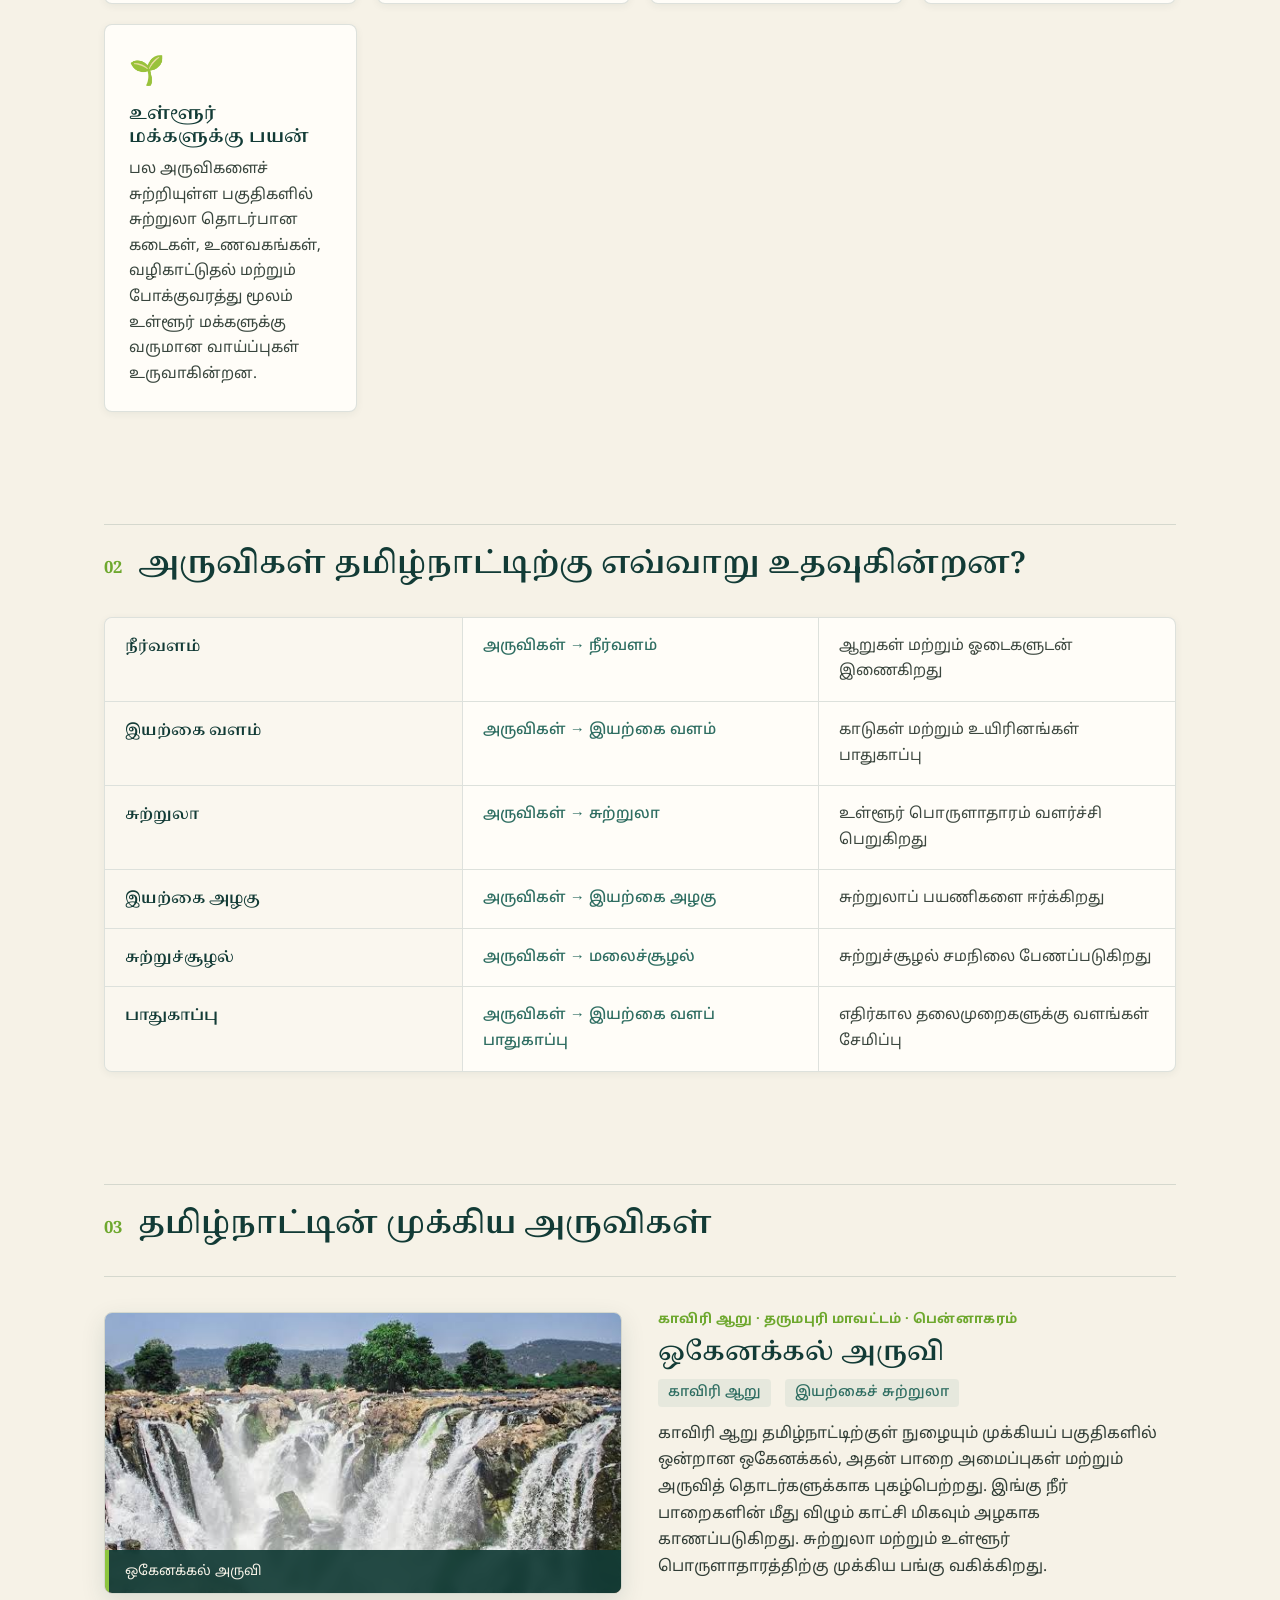
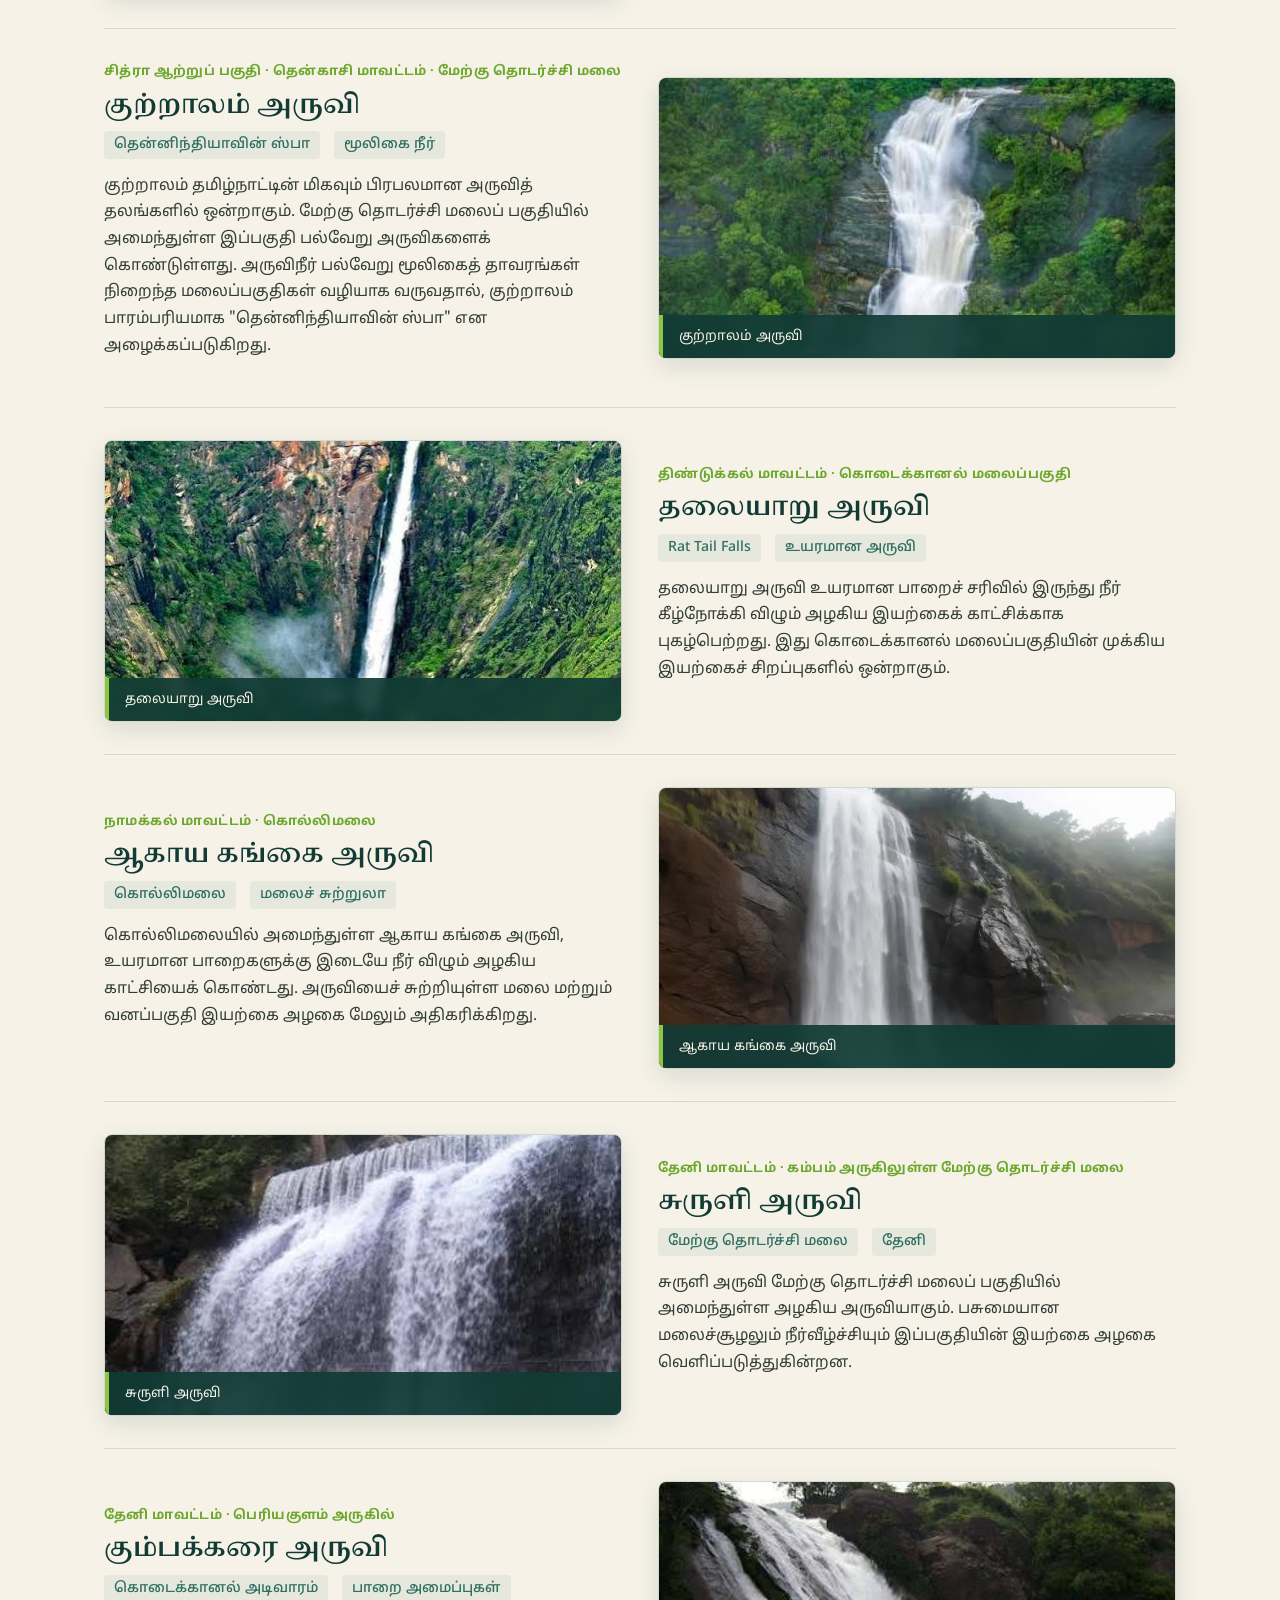
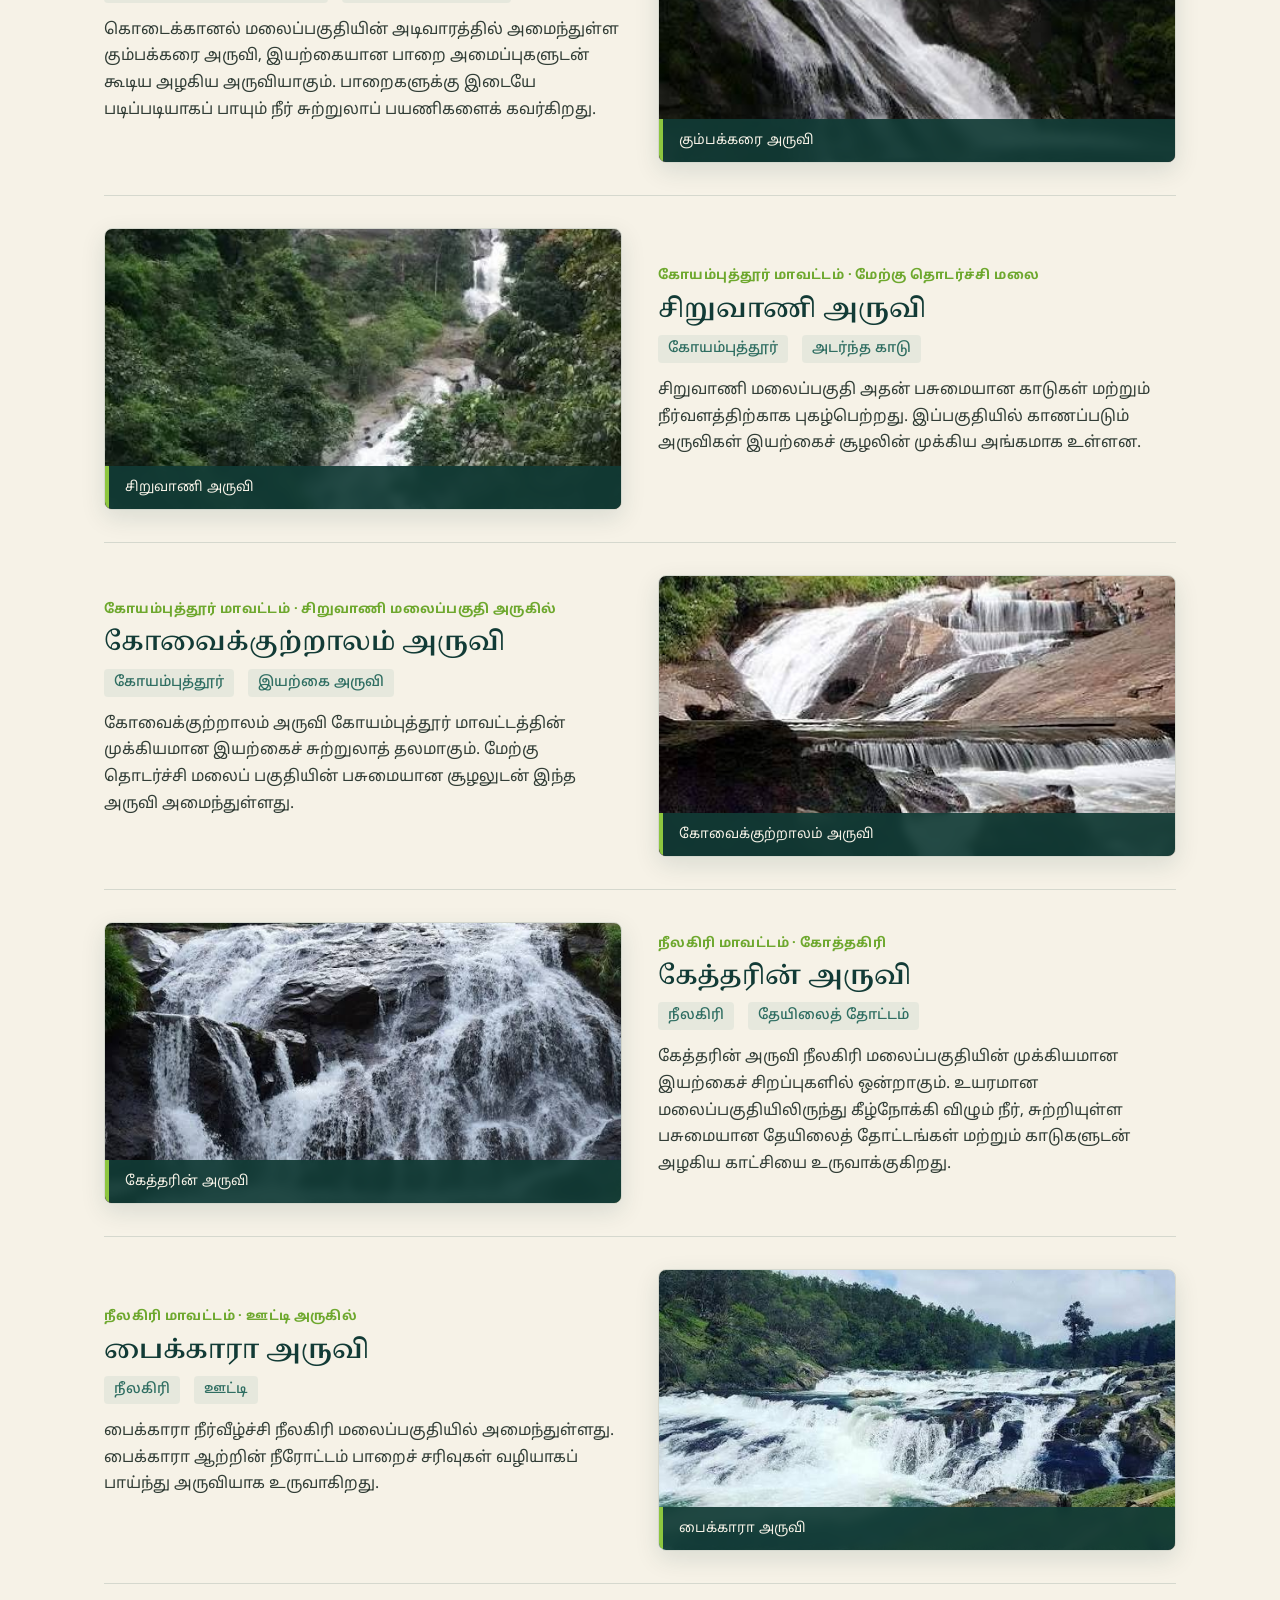
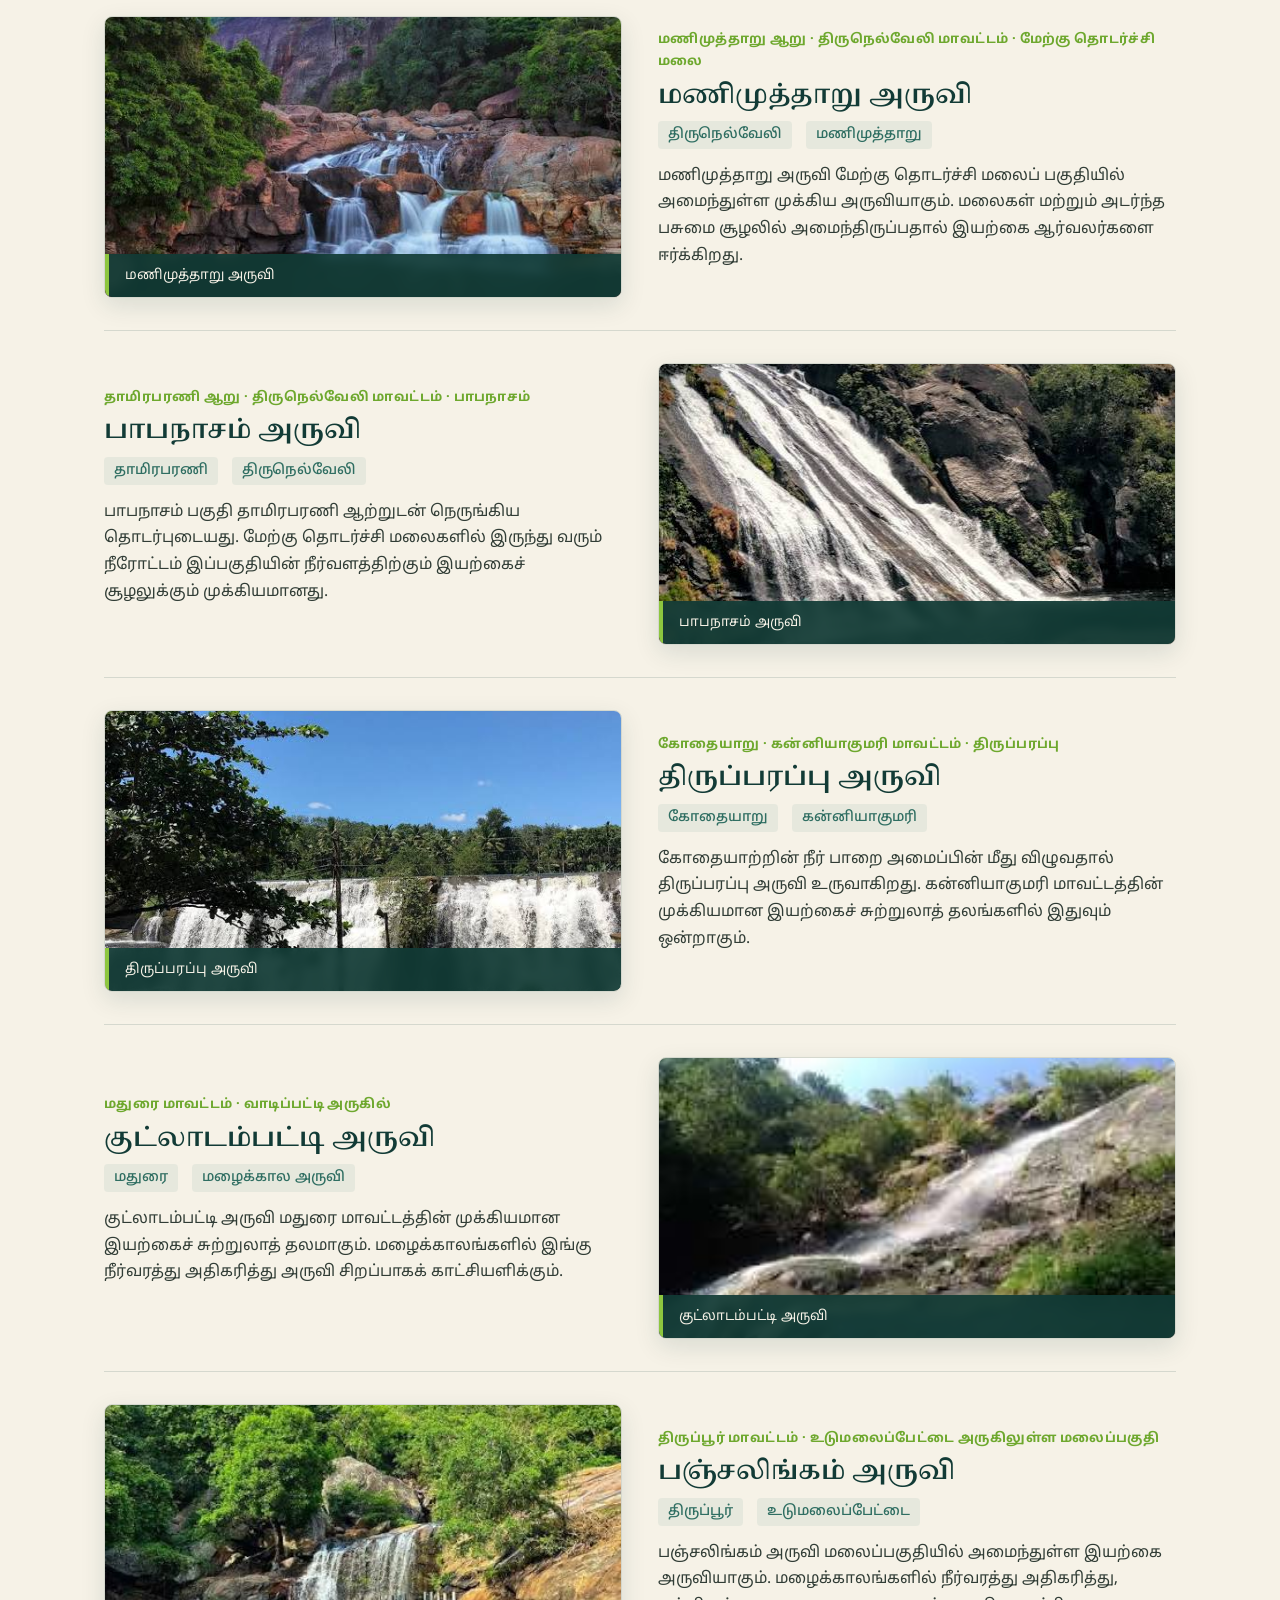
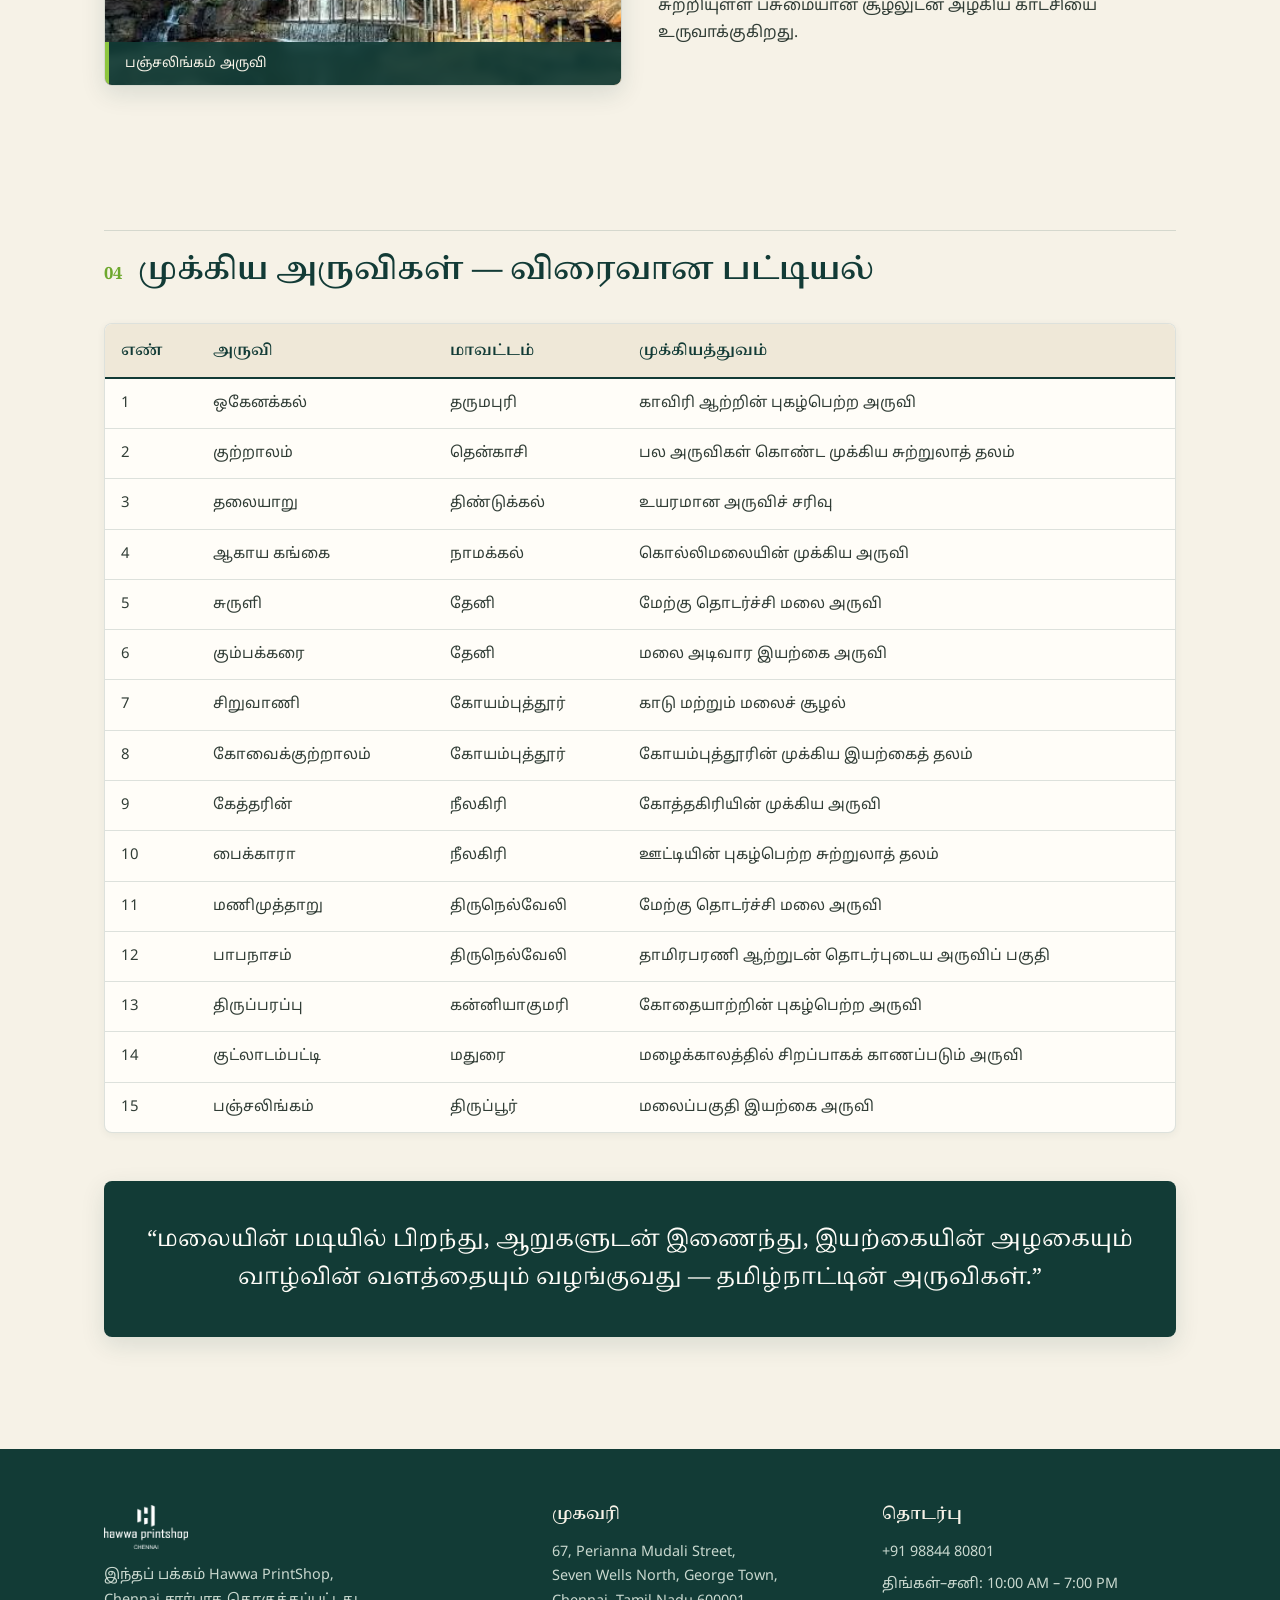
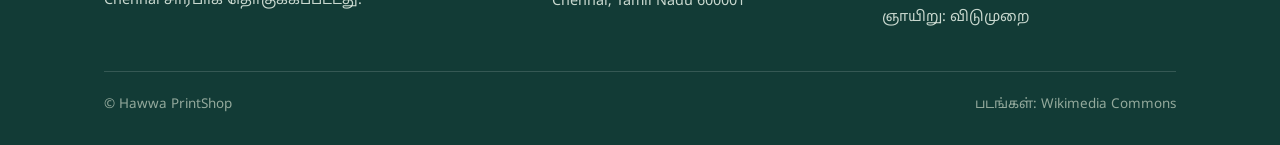
<file: falls.html>
<!DOCTYPE html>
<html lang="ta">

<head>
  <meta charset="UTF-8">
  <meta name="viewport" content="width=device-width, initial-scale=1.0">
  <title>தமிழ்நாட்டின் அருவிகள் — Hawwa PrintShop</title>
  <link rel="preconnect" href="https://fonts.googleapis.com">
  <link rel="preconnect" href="https://fonts.gstatic.com" crossorigin>
  <link
    href="https://fonts.googleapis.com/css2?family=Noto+Serif+Tamil:wght@500;600;700&family=Noto+Sans+Tamil:wght@400;500;600&display=swap"
    rel="stylesheet">
  <link rel="stylesheet" href="styles.css">
</head>

<body>

  <header>
    <div class="header-inner">


      <nav class="desktop-nav">
        <div class="nav-dropdown">
          <a href="falls.html" class="dropdown-toggle active">
            அருவிகள்
            <svg class="dropdown-arrow" viewBox="0 0 24 24" width="14" height="14">
              <path d="M7 10l5 5 5-5z" />
            </svg>
          </a>
          <div class="dropdown-menu">
            <a href="index.html">அணைகள் (Dams)</a>
            <a href="rivers.html">ஆறுகள் (Rivers)</a>
            <a href="falls.html" class="active">அருவிகள் (Waterfalls)</a>
            <a href="forests.html">காடுகள் (Forests)</a>
            <a href="mountains.html">மலைகள் (Mountains)</a>
            <a href="lakes.html">ஏரிகள் (Lakes)</a>
            <a href="beach.html">கடற்கரைகள் (Beaches)</a>
            <a href="sanctuaries.html">சரணாலயங்கள் (Sanctuaries)</a>
            <a href="islands.html">தீவுகள் (Islands)</a>
            <a href="ports.html">துறைமுகங்கள் (Ports)</a>
            <a href="palaces.html">அரண்மனைகள் (Palaces)</a>
            <a href="forts.html">கோட்டைகள் (Forts)</a>
          </div>
        </div>
        <a href="#intro">அறிமுகம்</a>
        <a href="#functions">பயன்கள்</a>
        <a href="#profiles">அருவிகள்</a>
        <a href="#table">பட்டியல்</a>
      </nav>

      <button class="mobile-toggle" aria-label="பட்டி திற" aria-expanded="false">
        <svg viewBox="0 0 24 24">
          <path d="M3 18h18v-2H3v2zm0-5h18v-2H3v2zm0-7v2h18V6H3z" />
        </svg>
      </button>
    </div>
  </header>

  <div class="drawer-backdrop"></div>
  <div class="mobile-drawer" role="dialog" aria-modal="true">
    <div class="drawer-header">
      <div class="brand">
        <a href="index.html"><img src="assets/hawwa-logo.png" alt="Hawwa PrintShop"></a>
      </div>
      <button class="drawer-close" aria-label="மூடு">&times;</button>
    </div>
    <div class="drawer-nav">
      <div class="drawer-section-title">பிரிவுகள்</div>
      <div class="mobile-cat-accordion">
        <button class="mobile-cat-toggle" aria-expanded="false">
          <span>வகைகள் (Categories)</span>
          <svg class="dropdown-arrow" viewBox="0 0 24 24" width="14" height="14">
            <path d="M7 10l5 5 5-5z" />
          </svg>
        </button>
        <div class="mobile-cat-content">
          <a href="index.html">அணைகள் (Dams)</a>
          <a href="rivers.html">ஆறுகள் (Rivers)</a>
          <a href="falls.html" class="active">அருவிகள் (Waterfalls)</a>
          <a href="forests.html">காடுகள் (Forests)</a>
          <a href="mountains.html">மலைகள் (Mountains)</a>
          <a href="lakes.html">ஏரிகள் (Lakes)</a>
          <a href="beach.html">கடற்கரைகள் (Beaches)</a>
          <a href="sanctuaries.html">சரணாலயங்கள் (Sanctuaries)</a>
          <a href="islands.html">தீவுகள் (Islands)</a>
          <a href="ports.html">துறைமுகங்கள் (Ports)</a>
          <a href="palaces.html">அரண்மனைகள் (Palaces)</a>
          <a href="forts.html">கோட்டைகள் (Forts)</a>
        </div>
      </div>
      <div class="drawer-section-title">பக்கத்தின் பகுதிகள்</div>
      <a href="#intro">அறிமுகம்</a>
      <a href="#functions">பயன்கள்</a>
      <a href="#profiles">அருவிகள்</a>
      <a href="#table">பட்டியல்</a>
    </div>
  </div>

  <section class="hero" id="intro">
    <div class="hero-media">
      <img src="assets/hero-hogenakkal.jpg" alt="ஒகேனக்கல் அருவி">
    </div>
    <div class="hero-content">
      <span class="eyebrow-tag">இயற்கை நீர்வளம்</span>
      <h1>தமிழ்நாட்டின் அருவிகள்</h1>
      <p class="lede">தமிழ்நாடு பல்வேறு மலைத்தொடர்கள், ஆறுகள், காடுகள் மற்றும் இயற்கை வளங்களைக் கொண்ட மாநிலமாகும்.
        குறிப்பாக மேற்கு தொடர்ச்சி மலைகள், கிழக்குத் தொடர்ச்சி மலைகள் மற்றும் பிற மலைப்பகுதிகளில் பல அழகிய அருவிகள்
        உருவாகியுள்ளன.</p>
    </div>
    <svg class="wavecut" viewBox="0 0 1200 60" preserveAspectRatio="none">
      <path d="M0,30 C 200,60 400,0 600,30 C 800,60 1000,0 1200,30 L1200,60 L0,60 Z" fill="#f6f2e7"></path>
    </svg>
  </section>

  <div class="stats">
    <div class="stat-row">
      <div>
        <span class="stat-num">15</span>
        <div class="stat-note">முக்கிய அருவிகள்</div>
      </div>
      <div class="stat-text">
        <p>தமிழ்நாட்டின் முக்கியமான மற்றும் பிரபலமான அருவிகளில் ஒகேனக்கல், குற்றாலம், தலையாறு, ஆகாய கங்கை, சுருளி,
          கும்பக்கரை, சிறுவாணி, கோவைக்குற்றாலம், கேத்தரின், பைக்காரா, மணிமுத்தாறு, பாபநாசம், திருப்பரப்பு,
          குட்லாடம்பட்டி மற்றும் பஞ்சலிங்கம் ஆகியவை குறிப்பிடத்தக்கவை.</p>
        <p class="table-note">குறிப்பு: இங்கு குறிப்பிடப்படும் 15 அருவிகள், இந்தப் பக்கத்தில் விரிவாகக் குறிப்பிடப்படும்
          முக்கியமான அருவிகளின் பட்டியல் மட்டுமே. இது தமிழ்நாட்டில் உள்ள அனைத்து அருவிகளின் மொத்த எண்ணிக்கை அல்ல.</p>
      </div>
    </div>
  </div>

  <section id="functions">
    <div class="wrap">
      <div class="section-head">
        <span class="idx">01</span>
        <h2>அருவிகள் என்ன செய்கின்றன?</h2>
      </div>
      <div class="func-grid">
        <div class="func-card">
          <span class="ic">💧</span>
          <h3>இயற்கையான நீர்வீழ்ச்சி</h3>
          <p>மலைப்பகுதிகளில் சேகரிக்கப்படும் மழைநீர் உயரமான பாறைகளிலிருந்து கீழ்நோக்கி விழுவதன் மூலம் அருவிகள்
            உருவாகின்றன.</p>
        </div>
        <div class="func-card">
          <span class="ic">🌳</span>
          <h3>சுற்றுச்சூழல் பாதுகாப்பு</h3>
          <p>அருவிகளைச் சுற்றியுள்ள காடுகள், மலைகள் மற்றும் நீர்நிலைகள் பல்வேறு தாவரங்கள் மற்றும் விலங்குகளுக்கு
            வாழிடமாக உள்ளன.</p>
        </div>
        <div class="func-card">
          <span class="ic">🏞️</span>
          <h3>சுற்றுலாவை வளர்த்தல்</h3>
          <p>அழகிய அருவிகள் தமிழ்நாட்டின் முக்கியமான இயற்கைச் சுற்றுலாத் தலங்களாக விளங்குகின்றன. உள்நாட்டு மற்றும்
            வெளிமாநில சுற்றுலாப் பயணிகளை ஈர்க்கின்றன.</p>
        </div>
        <div class="func-card">
          <span class="ic">💦</span>
          <h3>நீர்வளத்திற்கு பங்களிப்பு</h3>
          <p>அருவிகளில் இருந்து பாயும் நீர் கீழ்நோக்கிப் பாய்ந்து ஓடைகள் மற்றும் ஆறுகளுடன் இணைகிறது. இதன் மூலம் உள்ளூர்
            நீர்வள அமைப்புக்கு பங்களிக்கிறது.</p>
        </div>
        <div class="func-card">
          <span class="ic">🌱</span>
          <h3>உள்ளூர் மக்களுக்கு பயன்</h3>
          <p>பல அருவிகளைச் சுற்றியுள்ள பகுதிகளில் சுற்றுலா தொடர்பான கடைகள், உணவகங்கள், வழிகாட்டுதல் மற்றும் போக்குவரத்து
            மூலம் உள்ளூர் மக்களுக்கு வருமான வாய்ப்புகள் உருவாகின்றன.</p>
        </div>
      </div>
    </div>
  </section>

  <section>
    <div class="wrap">
      <div class="section-head">
        <span class="idx">02</span>
        <h2>அருவிகள் தமிழ்நாட்டிற்கு எவ்வாறு உதவுகின்றன?</h2>
      </div>
      <div class="flow">
        <div class="flow-row">
          <div class="flow-cell">நீர்வளம்</div>
          <div class="flow-cell">அருவிகள் → நீர்வளம்</div>
          <div class="flow-cell">ஆறுகள் மற்றும் ஓடைகளுடன் இணைகிறது</div>
        </div>
        <div class="flow-row">
          <div class="flow-cell">இயற்கை வளம்</div>
          <div class="flow-cell">அருவிகள் → இயற்கை வளம்</div>
          <div class="flow-cell">காடுகள் மற்றும் உயிரினங்கள் பாதுகாப்பு</div>
        </div>
        <div class="flow-row">
          <div class="flow-cell">சுற்றுலா</div>
          <div class="flow-cell">அருவிகள் → சுற்றுலா</div>
          <div class="flow-cell">உள்ளூர் பொருளாதாரம் வளர்ச்சி பெறுகிறது</div>
        </div>
        <div class="flow-row">
          <div class="flow-cell">இயற்கை அழகு</div>
          <div class="flow-cell">அருவிகள் → இயற்கை அழகு</div>
          <div class="flow-cell">சுற்றுலாப் பயணிகளை ஈர்க்கிறது</div>
        </div>
        <div class="flow-row">
          <div class="flow-cell">சுற்றுச்சூழல்</div>
          <div class="flow-cell">அருவிகள் → மலைச்சூழல்</div>
          <div class="flow-cell">சுற்றுச்சூழல் சமநிலை பேணப்படுகிறது</div>
        </div>
        <div class="flow-row">
          <div class="flow-cell">பாதுகாப்பு</div>
          <div class="flow-cell">அருவிகள் → இயற்கை வளப் பாதுகாப்பு</div>
          <div class="flow-cell">எதிர்கால தலைமுறைகளுக்கு வளங்கள் சேமிப்பு</div>
        </div>
      </div>
    </div>
  </section>

  <section id="profiles">
    <div class="wrap">
      <div class="section-head">
        <span class="idx">03</span>
        <h2>தமிழ்நாட்டின் முக்கிய அருவிகள்</h2>
      </div>

      <!-- 1. ஒகேனக்கல் அருவி -->
      <div class="dam">
        <div class="dam-media">
          <img src="assets/falls-hogenakkal.jpg" alt="ஒகேனக்கல் அருவி">
          <div class="dam-plate">ஒகேனக்கல் அருவி</div>
        </div>
        <div class="dam-body">
          <div class="tag">காவிரி ஆறு · தருமபுரி மாவட்டம் · பென்னாகரம்</div>
          <h3>ஒகேனக்கல் அருவி</h3>
          <div class="meta"><span>காவிரி ஆறு</span><span>இயற்கைச் சுற்றுலா</span></div>
          <p>காவிரி ஆறு தமிழ்நாட்டிற்குள் நுழையும் முக்கியப் பகுதிகளில் ஒன்றான ஒகேனக்கல், அதன் பாறை அமைப்புகள் மற்றும்
            அருவித் தொடர்களுக்காக புகழ்பெற்றது. இங்கு நீர் பாறைகளின் மீது விழும் காட்சி மிகவும் அழகாக காணப்படுகிறது.
            சுற்றுலா மற்றும் உள்ளூர் பொருளாதாரத்திற்கு முக்கிய பங்கு வகிக்கிறது.</p>
        </div>
      </div>

      <!-- 2. குற்றாலம் அருவி -->
      <div class="dam rev">
        <div class="dam-media">
          <img src="assets/falls-courtallam.jpg" alt="குற்றாலம் அருவி">
          <div class="dam-plate">குற்றாலம் அருவி</div>
        </div>
        <div class="dam-body">
          <div class="tag">சித்ரா ஆற்றுப் பகுதி · தென்காசி மாவட்டம் · மேற்கு தொடர்ச்சி மலை</div>
          <h3>குற்றாலம் அருவி</h3>
          <div class="meta"><span>தென்னிந்தியாவின் ஸ்பா</span><span>மூலிகை நீர்</span></div>
          <p>குற்றாலம் தமிழ்நாட்டின் மிகவும் பிரபலமான அருவித் தலங்களில் ஒன்றாகும். மேற்கு தொடர்ச்சி மலைப் பகுதியில்
            அமைந்துள்ள இப்பகுதி பல்வேறு அருவிகளைக் கொண்டுள்ளது. அருவிநீர் பல்வேறு மூலிகைத் தாவரங்கள் நிறைந்த
            மலைப்பகுதிகள் வழியாக வருவதால், குற்றாலம் பாரம்பரியமாக "தென்னிந்தியாவின் ஸ்பா" என அழைக்கப்படுகிறது.</p>
        </div>
      </div>

      <!-- 3. தலையாறு அருவி -->
      <div class="dam">
        <div class="dam-media">
          <img src="assets/falls-thalaiyar.jpg" alt="தலையாறு அருவி">
          <div class="dam-plate">தலையாறு அருவி</div>
        </div>
        <div class="dam-body">
          <div class="tag">திண்டுக்கல் மாவட்டம் · கொடைக்கானல் மலைப்பகுதி</div>
          <h3>தலையாறு அருவி</h3>
          <div class="meta"><span>Rat Tail Falls</span><span>உயரமான அருவி</span></div>
          <p>தலையாறு அருவி உயரமான பாறைச் சரிவில் இருந்து நீர் கீழ்நோக்கி விழும் அழகிய இயற்கைக் காட்சிக்காக புகழ்பெற்றது.
            இது கொடைக்கானல் மலைப்பகுதியின் முக்கிய இயற்கைச் சிறப்புகளில் ஒன்றாகும்.</p>
        </div>
      </div>

      <!-- 4. ஆகாய கங்கை அருவி -->
      <div class="dam rev">
        <div class="dam-media">
          <img src="assets/falls-agayagangai.jpg" alt="ஆகாய கங்கை அருவி">
          <div class="dam-plate">ஆகாய கங்கை அருவி</div>
        </div>
        <div class="dam-body">
          <div class="tag">நாமக்கல் மாவட்டம் · கொல்லிமலை</div>
          <h3>ஆகாய கங்கை அருவி</h3>
          <div class="meta"><span>கொல்லிமலை</span><span>மலைச் சுற்றுலா</span></div>
          <p>கொல்லிமலையில் அமைந்துள்ள ஆகாய கங்கை அருவி, உயரமான பாறைகளுக்கு இடையே நீர் விழும் அழகிய காட்சியைக் கொண்டது.
            அருவியைச் சுற்றியுள்ள மலை மற்றும் வனப்பகுதி இயற்கை அழகை மேலும் அதிகரிக்கிறது.</p>
        </div>
      </div>

      <!-- 5. சுருளி அருவி -->
      <div class="dam">
        <div class="dam-media">
          <img src="assets/falls-suruli.jpg" alt="சுருளி அருவி">
          <div class="dam-plate">சுருளி அருவி</div>
        </div>
        <div class="dam-body">
          <div class="tag">தேனி மாவட்டம் · கம்பம் அருகிலுள்ள மேற்கு தொடர்ச்சி மலை</div>
          <h3>சுருளி அருவி</h3>
          <div class="meta"><span>மேற்கு தொடர்ச்சி மலை</span><span>தேனி</span></div>
          <p>சுருளி அருவி மேற்கு தொடர்ச்சி மலைப் பகுதியில் அமைந்துள்ள அழகிய அருவியாகும். பசுமையான மலைச்சூழலும்
            நீர்வீழ்ச்சியும் இப்பகுதியின் இயற்கை அழகை வெளிப்படுத்துகின்றன.</p>
        </div>
      </div>

      <!-- 6. கும்பக்கரை அருவி -->
      <div class="dam rev">
        <div class="dam-media">
          <img src="assets/falls-kumbakkarai.jpg" alt="கும்பக்கரை அருவி">
          <div class="dam-plate">கும்பக்கரை அருவி</div>
        </div>
        <div class="dam-body">
          <div class="tag">தேனி மாவட்டம் · பெரியகுளம் அருகில்</div>
          <h3>கும்பக்கரை அருவி</h3>
          <div class="meta"><span>கொடைக்கானல் அடிவாரம்</span><span>பாறை அமைப்புகள்</span></div>
          <p>கொடைக்கானல் மலைப்பகுதியின் அடிவாரத்தில் அமைந்துள்ள கும்பக்கரை அருவி, இயற்கையான பாறை அமைப்புகளுடன் கூடிய
            அழகிய அருவியாகும். பாறைகளுக்கு இடையே படிப்படியாகப் பாயும் நீர் சுற்றுலாப் பயணிகளைக் கவர்கிறது.</p>
        </div>
      </div>

      <!-- 7. சிறுவாணி அருவி -->
      <div class="dam">
        <div class="dam-media">
          <img src="assets/falls-siruvani.jpg" alt="சிறுவாணி அருவி">
          <div class="dam-plate">சிறுவாணி அருவி</div>
        </div>
        <div class="dam-body">
          <div class="tag">கோயம்புத்தூர் மாவட்டம் · மேற்கு தொடர்ச்சி மலை</div>
          <h3>சிறுவாணி அருவி</h3>
          <div class="meta"><span>கோயம்புத்தூர்</span><span>அடர்ந்த காடு</span></div>
          <p>சிறுவாணி மலைப்பகுதி அதன் பசுமையான காடுகள் மற்றும் நீர்வளத்திற்காக புகழ்பெற்றது. இப்பகுதியில் காணப்படும்
            அருவிகள் இயற்கைச் சூழலின் முக்கிய அங்கமாக உள்ளன.</p>
        </div>
      </div>

      <!-- 8. கோவைக்குற்றாலம் அருவி -->
      <div class="dam rev">
        <div class="dam-media">
          <img src="assets/falls-kovaikutralam.jpg" alt="கோவைக்குற்றாலம் அருவி">
          <div class="dam-plate">கோவைக்குற்றாலம் அருவி</div>
        </div>
        <div class="dam-body">
          <div class="tag">கோயம்புத்தூர் மாவட்டம் · சிறுவாணி மலைப்பகுதி அருகில்</div>
          <h3>கோவைக்குற்றாலம் அருவி</h3>
          <div class="meta"><span>கோயம்புத்தூர்</span><span>இயற்கை அருவி</span></div>
          <p>கோவைக்குற்றாலம் அருவி கோயம்புத்தூர் மாவட்டத்தின் முக்கியமான இயற்கைச் சுற்றுலாத் தலமாகும். மேற்கு தொடர்ச்சி
            மலைப் பகுதியின் பசுமையான சூழலுடன் இந்த அருவி அமைந்துள்ளது.</p>
        </div>
      </div>

      <!-- 9. கேத்தரின் அருவி -->
      <div class="dam">
        <div class="dam-media">
          <img src="assets/falls-catherine.jpg" alt="கேத்தரின் அருவி">
          <div class="dam-plate">கேத்தரின் அருவி</div>
        </div>
        <div class="dam-body">
          <div class="tag">நீலகிரி மாவட்டம் · கோத்தகிரி</div>
          <h3>கேத்தரின் அருவி</h3>
          <div class="meta"><span>நீலகிரி</span><span>தேயிலைத் தோட்டம்</span></div>
          <p>கேத்தரின் அருவி நீலகிரி மலைப்பகுதியின் முக்கியமான இயற்கைச் சிறப்புகளில் ஒன்றாகும். உயரமான
            மலைப்பகுதியிலிருந்து கீழ்நோக்கி விழும் நீர், சுற்றியுள்ள பசுமையான தேயிலைத் தோட்டங்கள் மற்றும் காடுகளுடன்
            அழகிய காட்சியை உருவாக்குகிறது.</p>
        </div>
      </div>

      <!-- 10. பைக்காரா அருவி -->
      <div class="dam rev">
        <div class="dam-media">
          <img src="assets/falls-pykara.jpg" alt="பைக்காரா அருவி">
          <div class="dam-plate">பைக்காரா அருவி</div>
        </div>
        <div class="dam-body">
          <div class="tag">நீலகிரி மாவட்டம் · ஊட்டி அருகில்</div>
          <h3>பைக்காரா அருவி</h3>
          <div class="meta"><span>நீலகிரி</span><span>ஊட்டி</span></div>
          <p>பைக்காரா நீர்வீழ்ச்சி நீலகிரி மலைப்பகுதியில் அமைந்துள்ளது. பைக்காரா ஆற்றின் நீரோட்டம் பாறைச் சரிவுகள்
            வழியாகப் பாய்ந்து அருவியாக உருவாகிறது.</p>
        </div>
      </div>

      <!-- 11. மணிமுத்தாறு அருவி -->
      <div class="dam">
        <div class="dam-media">
          <img src="assets/falls-manimuthar.jpg" alt="மணிமுத்தாறு அருவி">
          <div class="dam-plate">மணிமுத்தாறு அருவி</div>
        </div>
        <div class="dam-body">
          <div class="tag">மணிமுத்தாறு ஆறு · திருநெல்வேலி மாவட்டம் · மேற்கு தொடர்ச்சி மலை</div>
          <h3>மணிமுத்தாறு அருவி</h3>
          <div class="meta"><span>திருநெல்வேலி</span><span>மணிமுத்தாறு</span></div>
          <p>மணிமுத்தாறு அருவி மேற்கு தொடர்ச்சி மலைப் பகுதியில் அமைந்துள்ள முக்கிய அருவியாகும். மலைகள் மற்றும் அடர்ந்த
            பசுமை சூழலில் அமைந்திருப்பதால் இயற்கை ஆர்வலர்களை ஈர்க்கிறது.</p>
        </div>
      </div>

      <!-- 12. பாபநாசம் அருவி -->
      <div class="dam rev">
        <div class="dam-media">
          <img src="assets/falls-papanasam.jpg" alt="பாபநாசம் அருவி">
          <div class="dam-plate">பாபநாசம் அருவி</div>
        </div>
        <div class="dam-body">
          <div class="tag">தாமிரபரணி ஆறு · திருநெல்வேலி மாவட்டம் · பாபநாசம்</div>
          <h3>பாபநாசம் அருவி</h3>
          <div class="meta"><span>தாமிரபரணி</span><span>திருநெல்வேலி</span></div>
          <p>பாபநாசம் பகுதி தாமிரபரணி ஆற்றுடன் நெருங்கிய தொடர்புடையது. மேற்கு தொடர்ச்சி மலைகளில் இருந்து வரும் நீரோட்டம்
            இப்பகுதியின் நீர்வளத்திற்கும் இயற்கைச் சூழலுக்கும் முக்கியமானது.</p>
        </div>
      </div>

      <!-- 13. திருப்பரப்பு அருவி -->
      <div class="dam">
        <div class="dam-media">
          <img src="assets/falls-thirparappu.jpg" alt="திருப்பரப்பு அருவி">
          <div class="dam-plate">திருப்பரப்பு அருவி</div>
        </div>
        <div class="dam-body">
          <div class="tag">கோதையாறு · கன்னியாகுமரி மாவட்டம் · திருப்பரப்பு</div>
          <h3>திருப்பரப்பு அருவி</h3>
          <div class="meta"><span>கோதையாறு</span><span>கன்னியாகுமரி</span></div>
          <p>கோதையாற்றின் நீர் பாறை அமைப்பின் மீது விழுவதால் திருப்பரப்பு அருவி உருவாகிறது. கன்னியாகுமரி மாவட்டத்தின்
            முக்கியமான இயற்கைச் சுற்றுலாத் தலங்களில் இதுவும் ஒன்றாகும்.</p>
        </div>
      </div>

      <!-- 14. குட்லாடம்பட்டி அருவி -->
      <div class="dam rev">
        <div class="dam-media">
          <img src="assets/falls-kutladampatti.jpg" alt="குட்லாடம்பட்டி அருவி">
          <div class="dam-plate">குட்லாடம்பட்டி அருவி</div>
        </div>
        <div class="dam-body">
          <div class="tag">மதுரை மாவட்டம் · வாடிப்பட்டி அருகில்</div>
          <h3>குட்லாடம்பட்டி அருவி</h3>
          <div class="meta"><span>மதுரை</span><span>மழைக்கால அருவி</span></div>
          <p>குட்லாடம்பட்டி அருவி மதுரை மாவட்டத்தின் முக்கியமான இயற்கைச் சுற்றுலாத் தலமாகும். மழைக்காலங்களில் இங்கு
            நீர்வரத்து அதிகரித்து அருவி சிறப்பாகக் காட்சியளிக்கும்.</p>
        </div>
      </div>

      <!-- 15. பஞ்சலிங்கம் அருவி -->
      <div class="dam">
        <div class="dam-media">
          <img src="assets/falls-panchalinga.jpg" alt="பஞ்சலிங்கம் அருவி">
          <div class="dam-plate">பஞ்சலிங்கம் அருவி</div>
        </div>
        <div class="dam-body">
          <div class="tag">திருப்பூர் மாவட்டம் · உடுமலைப்பேட்டை அருகிலுள்ள மலைப்பகுதி</div>
          <h3>பஞ்சலிங்கம் அருவி</h3>
          <div class="meta"><span>திருப்பூர்</span><span>உடுமலைப்பேட்டை</span></div>
          <p>பஞ்சலிங்கம் அருவி மலைப்பகுதியில் அமைந்துள்ள இயற்கை அருவியாகும். மழைக்காலங்களில் நீர்வரத்து அதிகரித்து,
            சுற்றியுள்ள பசுமையான சூழலுடன் அழகிய காட்சியை உருவாக்குகிறது.</p>
        </div>
      </div>

    </div>
  </section>

  <section id="table">
    <div class="wrap">
      <div class="section-head">
        <span class="idx">04</span>
        <h2>முக்கிய அருவிகள் — விரைவான பட்டியல்</h2>
      </div>
      <div class="table-responsive">
        <table>
          <thead>
            <tr>
              <th>எண்</th>
              <th>அருவி</th>
              <th>மாவட்டம்</th>
              <th>முக்கியத்துவம்</th>
            </tr>
          </thead>
          <tbody>
            <tr>
              <td>1</td>
              <td>ஒகேனக்கல்</td>
              <td>தருமபுரி</td>
              <td>காவிரி ஆற்றின் புகழ்பெற்ற அருவி</td>
            </tr>
            <tr>
              <td>2</td>
              <td>குற்றாலம்</td>
              <td>தென்காசி</td>
              <td>பல அருவிகள் கொண்ட முக்கிய சுற்றுலாத் தலம்</td>
            </tr>
            <tr>
              <td>3</td>
              <td>தலையாறு</td>
              <td>திண்டுக்கல்</td>
              <td>உயரமான அருவிச் சரிவு</td>
            </tr>
            <tr>
              <td>4</td>
              <td>ஆகாய கங்கை</td>
              <td>நாமக்கல்</td>
              <td>கொல்லிமலையின் முக்கிய அருவி</td>
            </tr>
            <tr>
              <td>5</td>
              <td>சுருளி</td>
              <td>தேனி</td>
              <td>மேற்கு தொடர்ச்சி மலை அருவி</td>
            </tr>
            <tr>
              <td>6</td>
              <td>கும்பக்கரை</td>
              <td>தேனி</td>
              <td>மலை அடிவார இயற்கை அருவி</td>
            </tr>
            <tr>
              <td>7</td>
              <td>சிறுவாணி</td>
              <td>கோயம்புத்தூர்</td>
              <td>காடு மற்றும் மலைச் சூழல்</td>
            </tr>
            <tr>
              <td>8</td>
              <td>கோவைக்குற்றாலம்</td>
              <td>கோயம்புத்தூர்</td>
              <td>கோயம்புத்தூரின் முக்கிய இயற்கைத் தலம்</td>
            </tr>
            <tr>
              <td>9</td>
              <td>கேத்தரின்</td>
              <td>நீலகிரி</td>
              <td>கோத்தகிரியின் முக்கிய அருவி</td>
            </tr>
            <tr>
              <td>10</td>
              <td>பைக்காரா</td>
              <td>நீலகிரி</td>
              <td>ஊட்டியின் புகழ்பெற்ற சுற்றுலாத் தலம்</td>
            </tr>
            <tr>
              <td>11</td>
              <td>மணிமுத்தாறு</td>
              <td>திருநெல்வேலி</td>
              <td>மேற்கு தொடர்ச்சி மலை அருவி</td>
            </tr>
            <tr>
              <td>12</td>
              <td>பாபநாசம்</td>
              <td>திருநெல்வேலி</td>
              <td>தாமிரபரணி ஆற்றுடன் தொடர்புடைய அருவிப் பகுதி</td>
            </tr>
            <tr>
              <td>13</td>
              <td>திருப்பரப்பு</td>
              <td>கன்னியாகுமரி</td>
              <td>கோதையாற்றின் புகழ்பெற்ற அருவி</td>
            </tr>
            <tr>
              <td>14</td>
              <td>குட்லாடம்பட்டி</td>
              <td>மதுரை</td>
              <td>மழைக்காலத்தில் சிறப்பாகக் காணப்படும் அருவி</td>
            </tr>
            <tr>
              <td>15</td>
              <td>பஞ்சலிங்கம்</td>
              <td>திருப்பூர்</td>
              <td>மலைப்பகுதி இயற்கை அருவி</td>
            </tr>
          </tbody>
        </table>
      </div>

      <div class="quote-box">
        <p>“மலையின் மடியில் பிறந்து, ஆறுகளுடன் இணைந்து, இயற்கையின் அழகையும் வாழ்வின் வளத்தையும் வழங்குவது —
          தமிழ்நாட்டின் அருவிகள்.”</p>
      </div>
    </div>
  </section>

  <footer>
    <div class="wrap">
      <div class="foot-grid">
        <div class="foot-brand">
          <img src="assets/hawwa-logo.png" alt="Hawwa PrintShop">
          <p>இந்தப் பக்கம் Hawwa PrintShop, Chennai சார்பாக தொகுக்கப்பட்டது.</p>
        </div>
        <div>
          <h4>முகவரி</h4>
          <address>67, Perianna Mudali Street,<br>Seven Wells North, George Town,<br>Chennai, Tamil Nadu 600001
          </address>
        </div>
        <div>
          <h4>தொடர்பு</h4>
          <p>+91 98844 80801</p>
          <p>திங்கள்–சனி: 10:00 AM – 7:00 PM</p>
          <p>ஞாயிறு: விடுமுறை</p>
        </div>
      </div>
      <div class="foot-bottom">
        <span>© Hawwa PrintShop</span>
        <span>படங்கள்: Wikimedia Commons</span>
      </div>
    </div>
  </footer>

  <script src="main.js"></script>
</body>

</html>
</file>
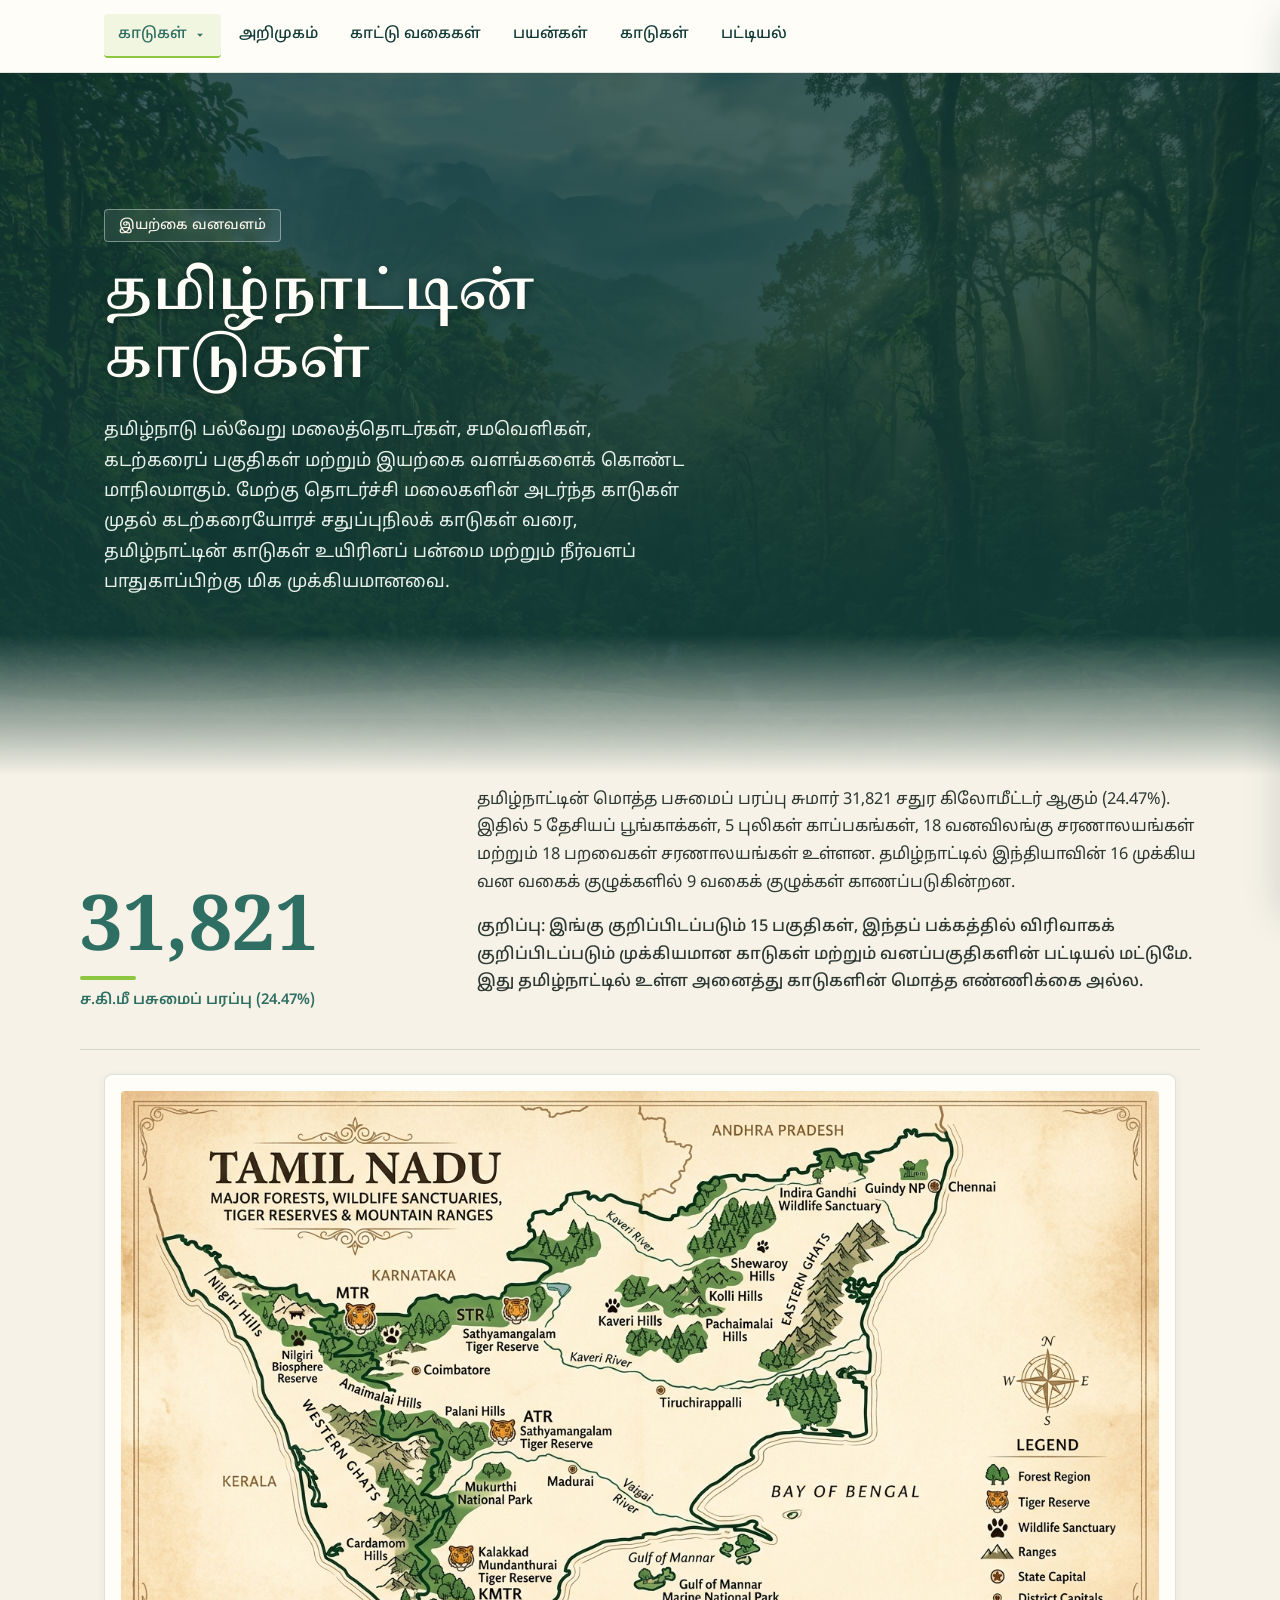
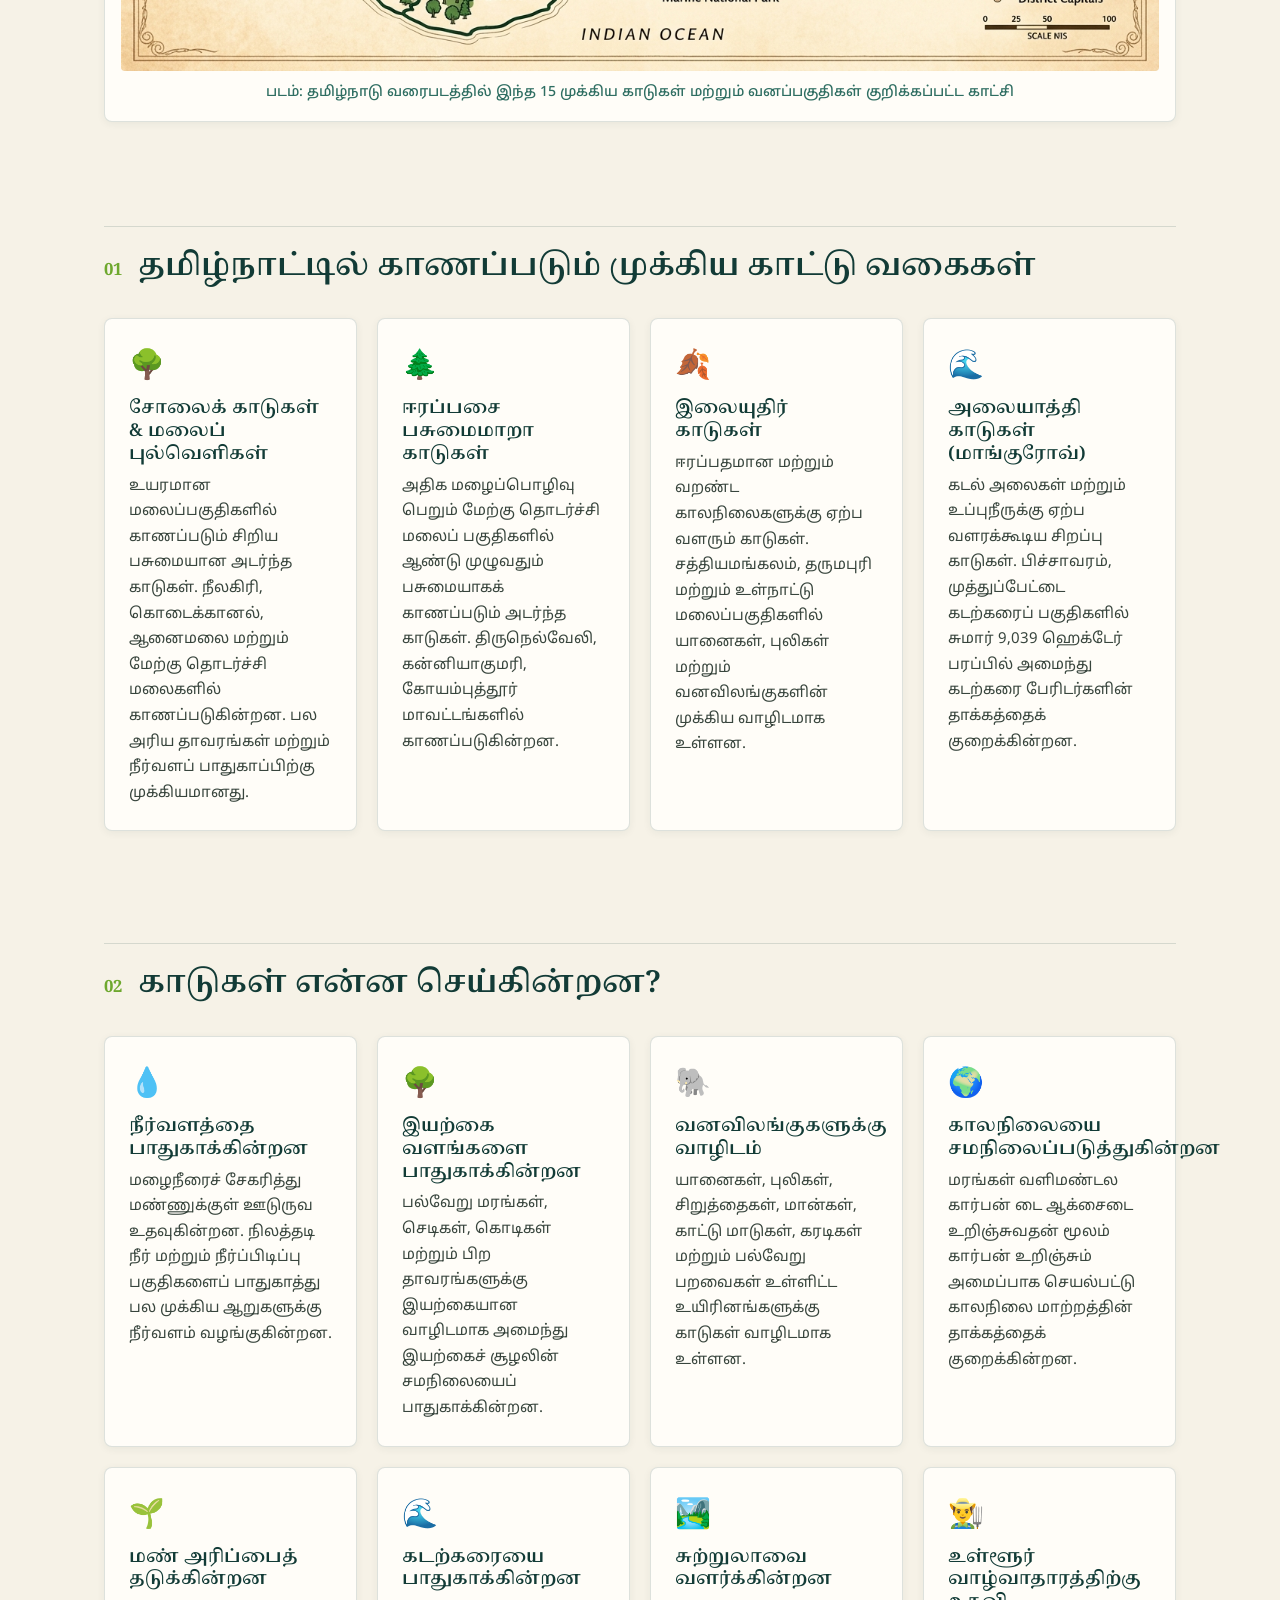
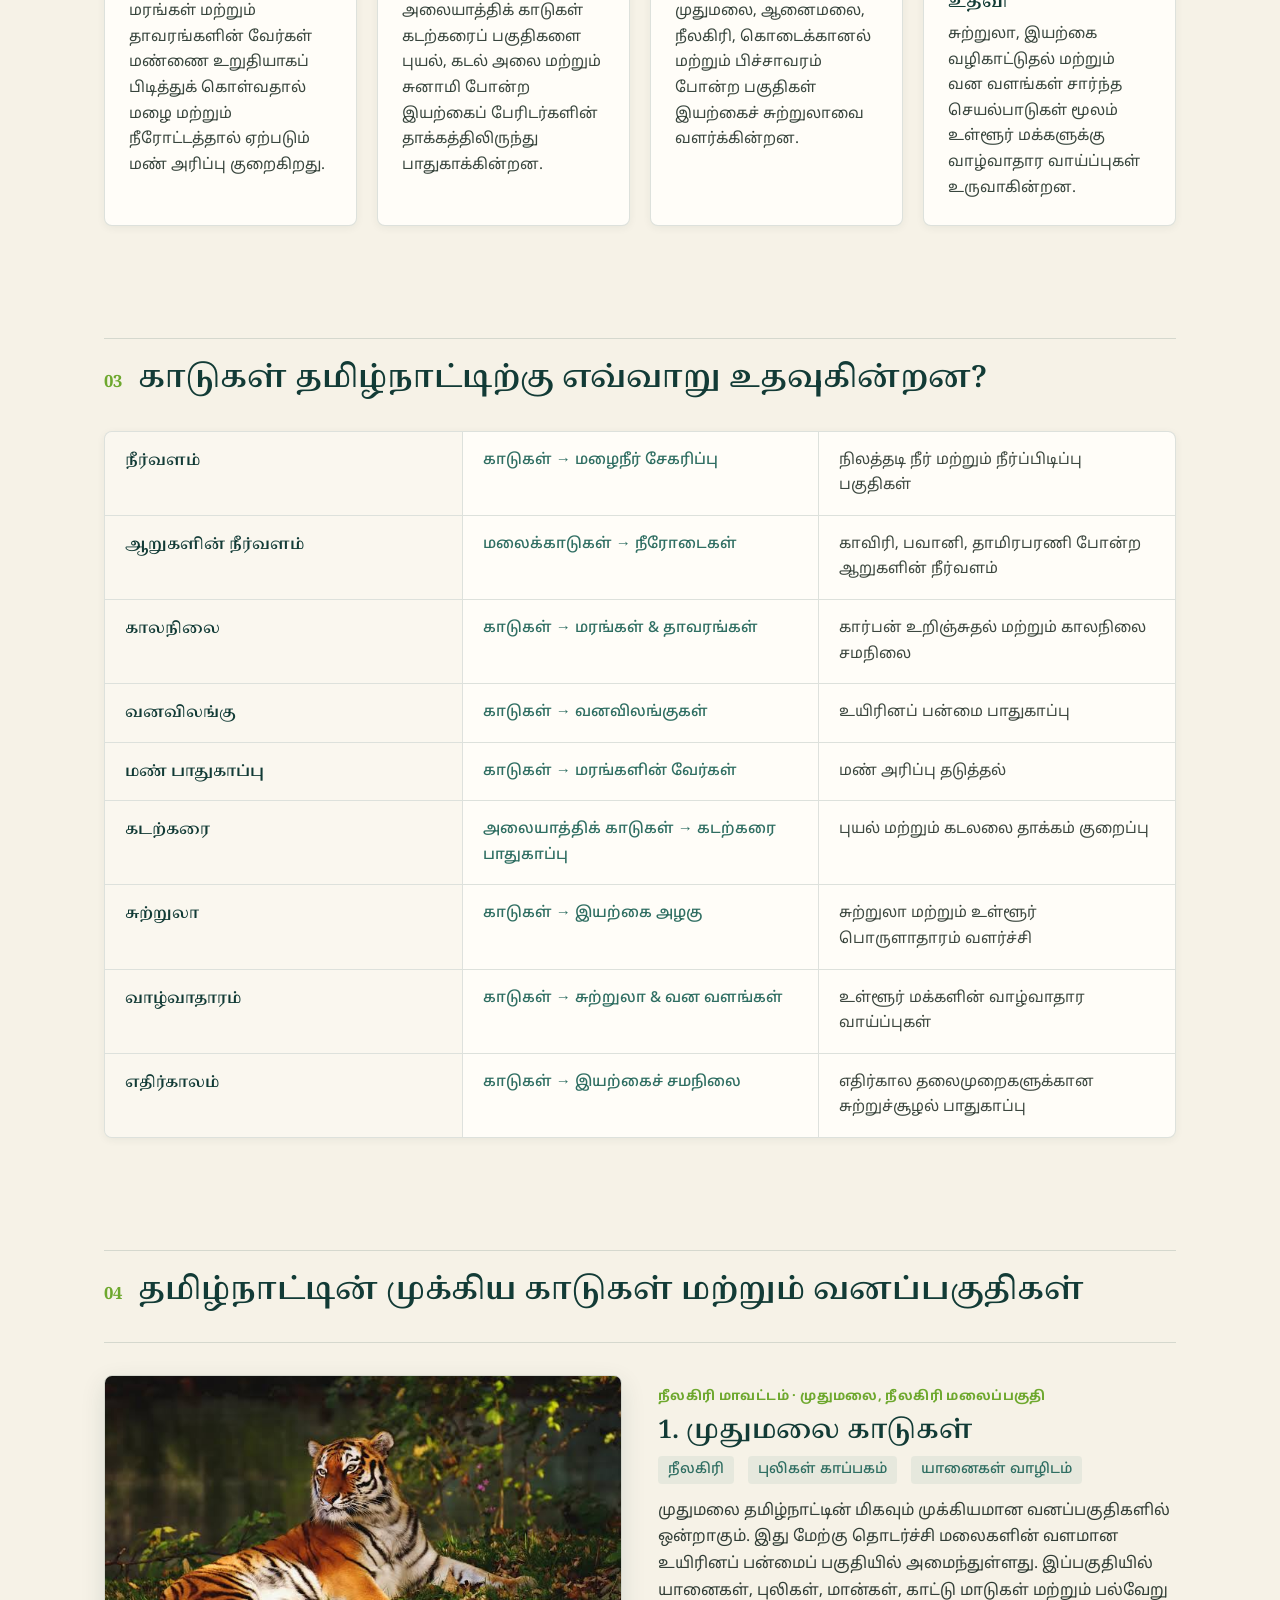
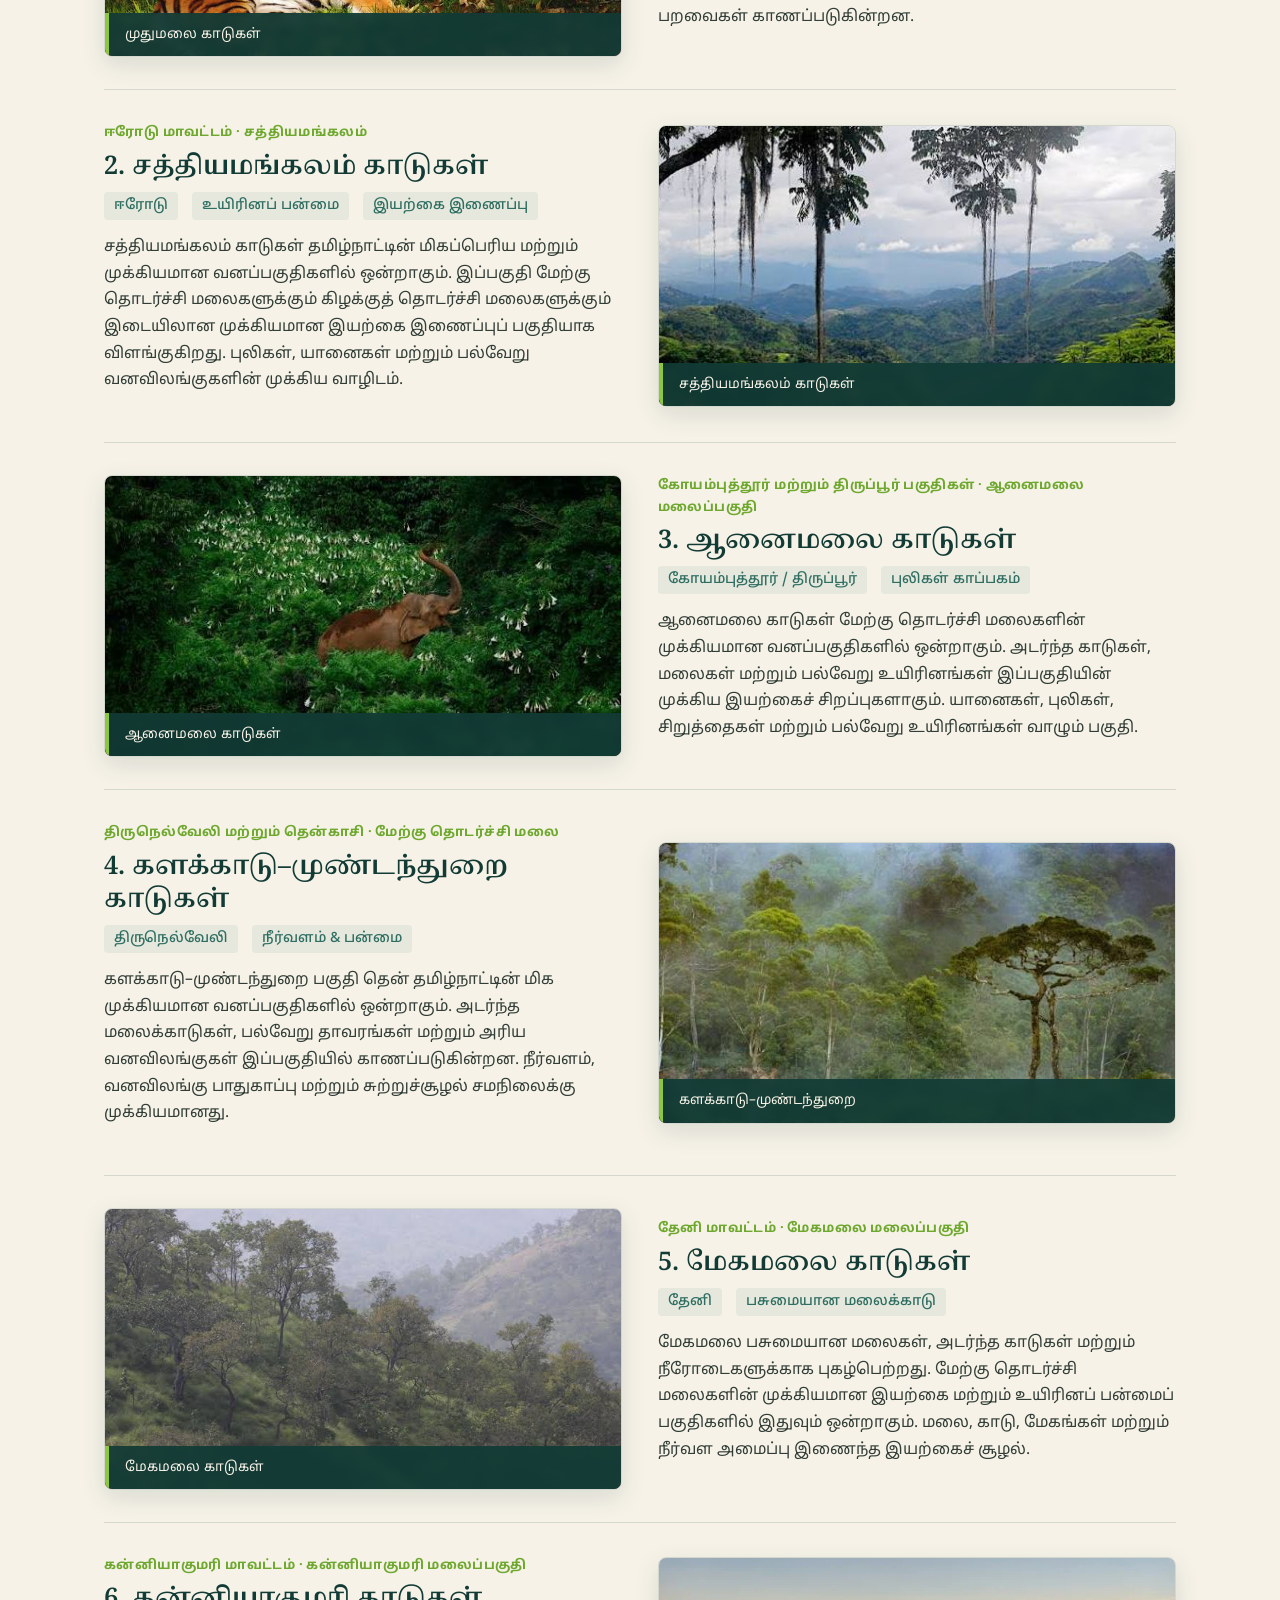
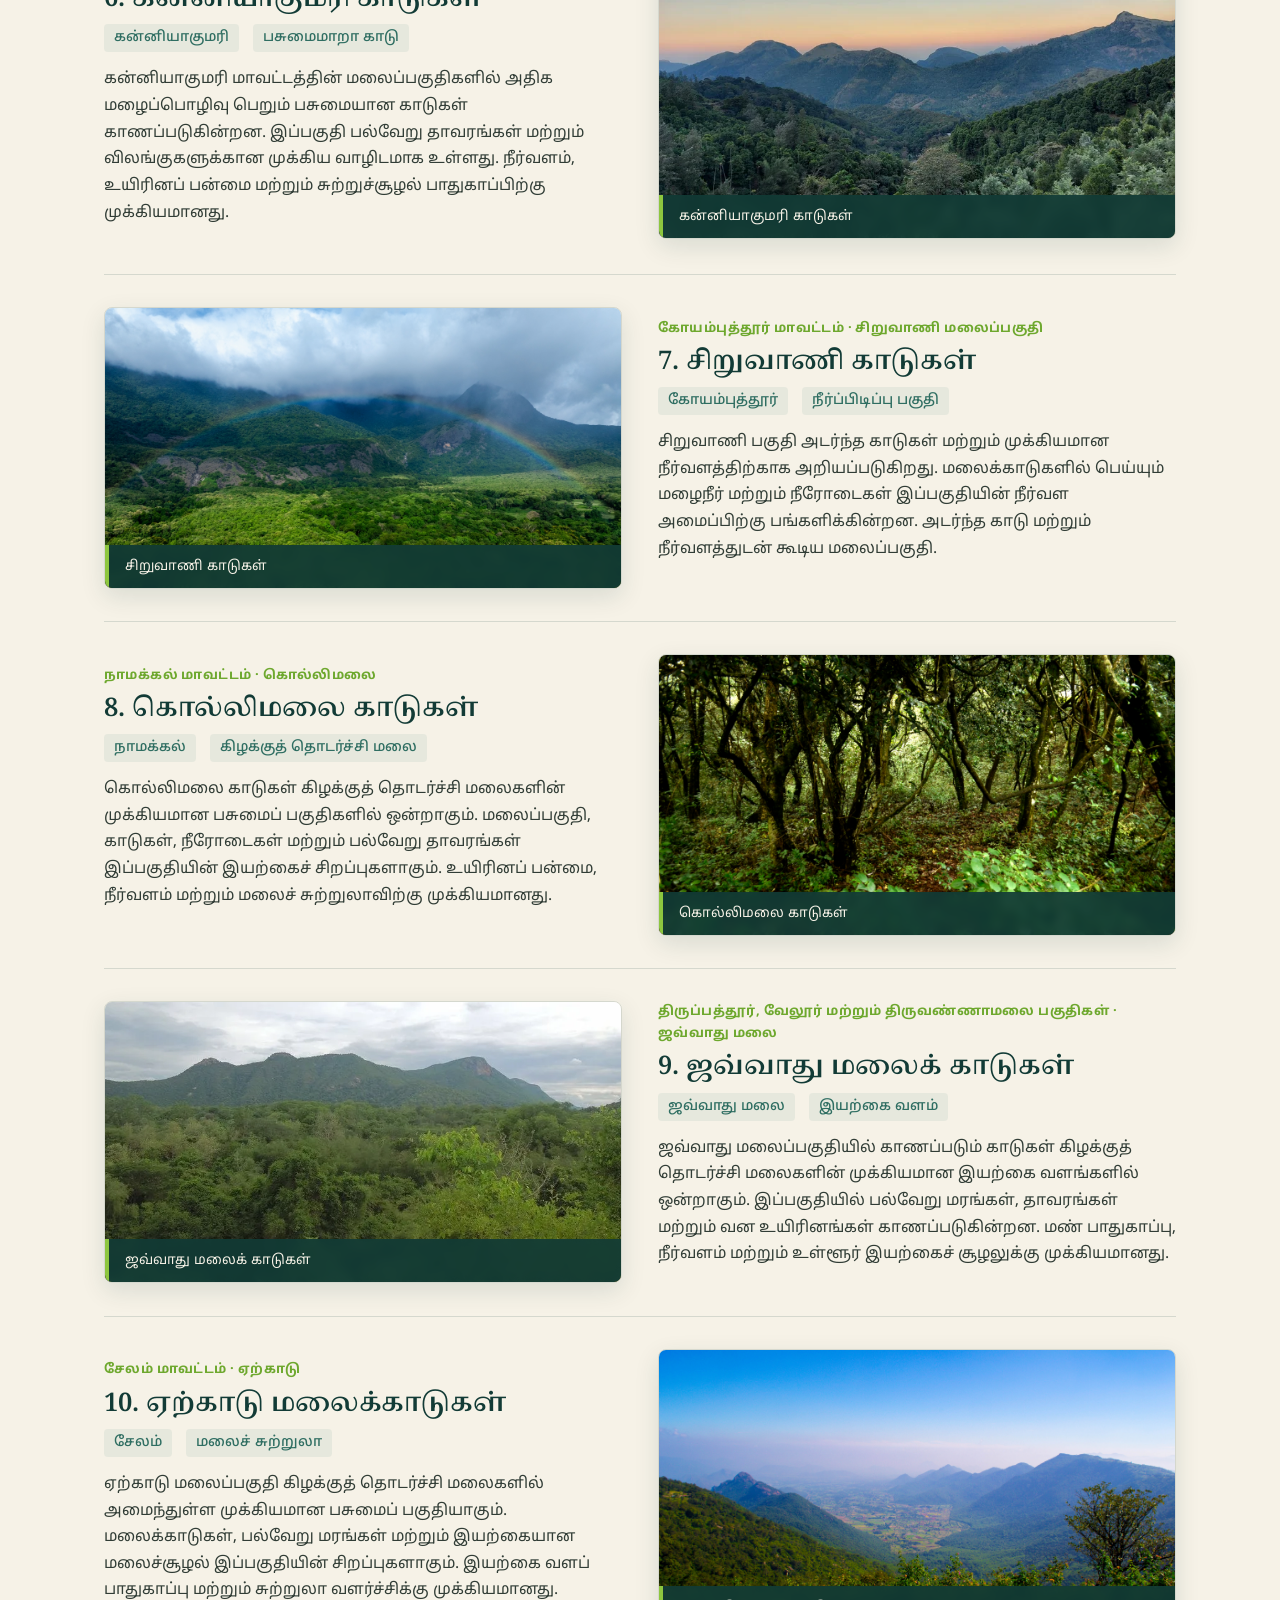
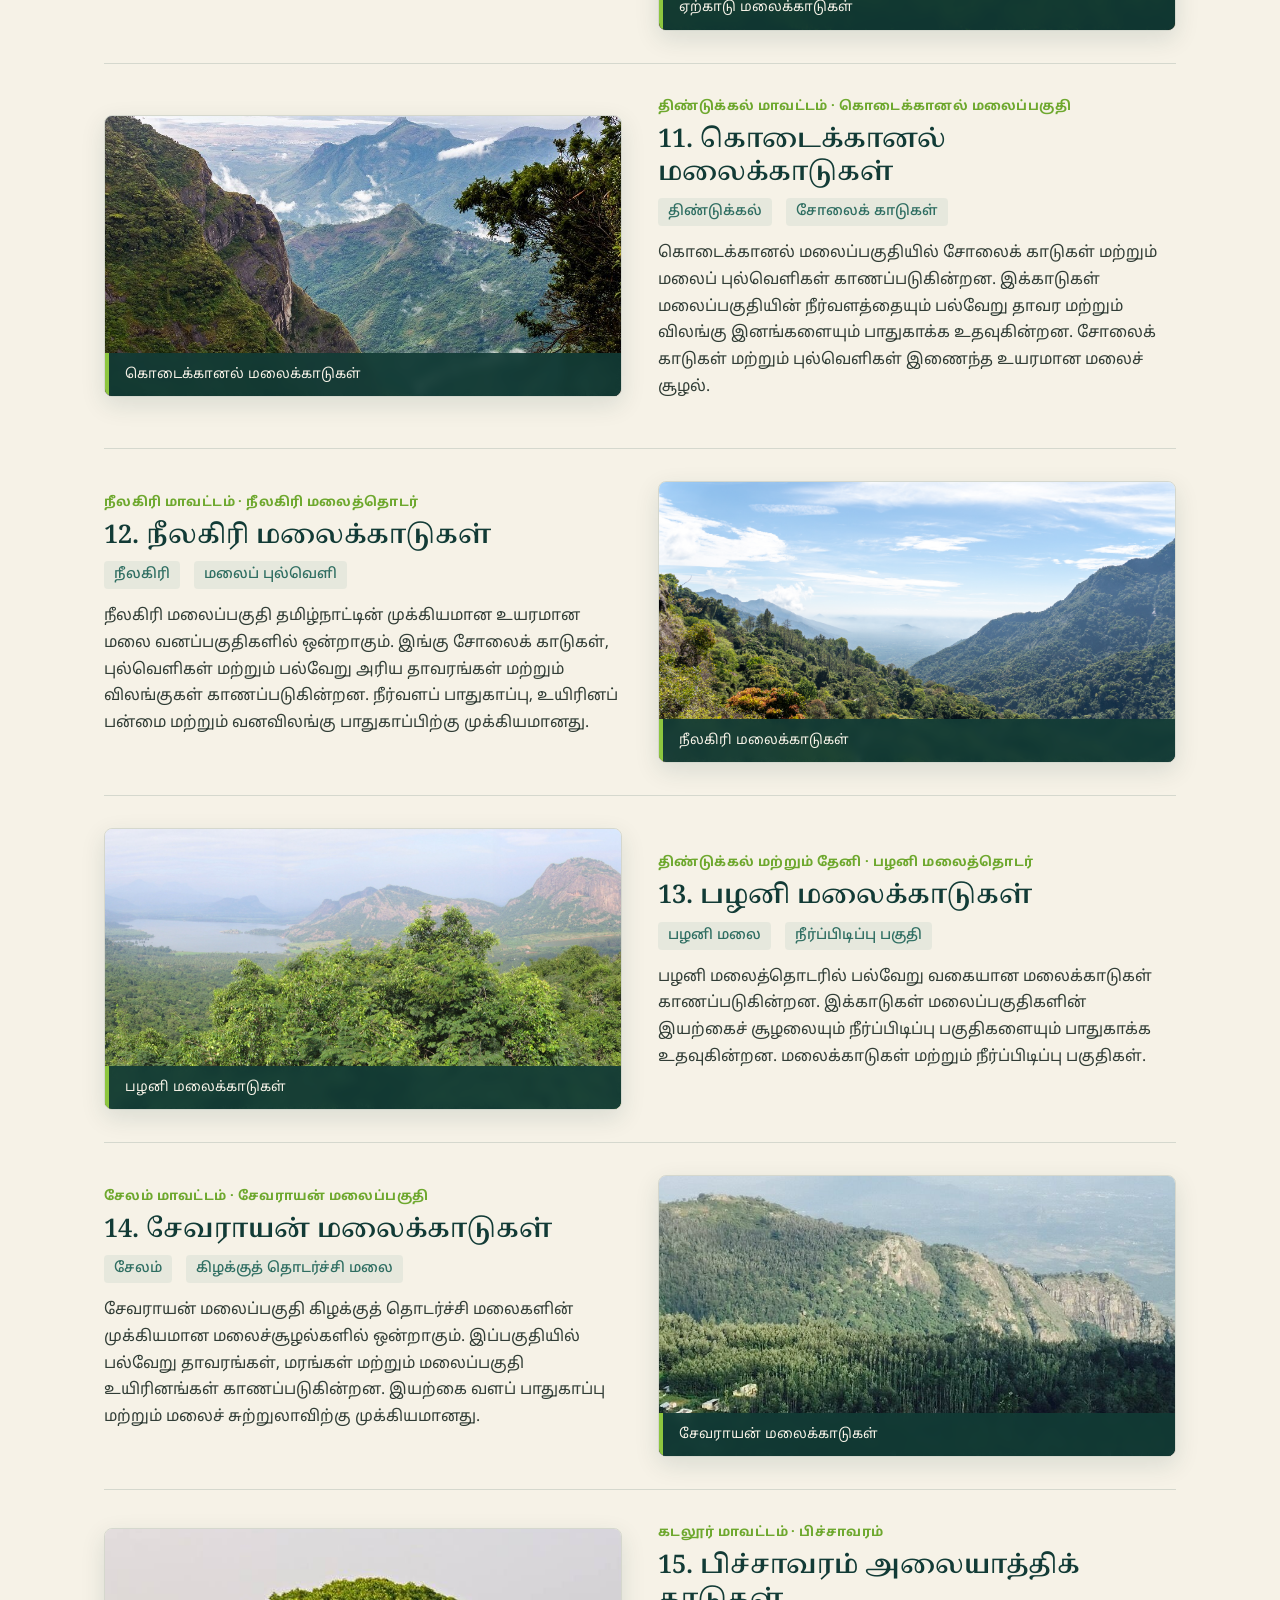
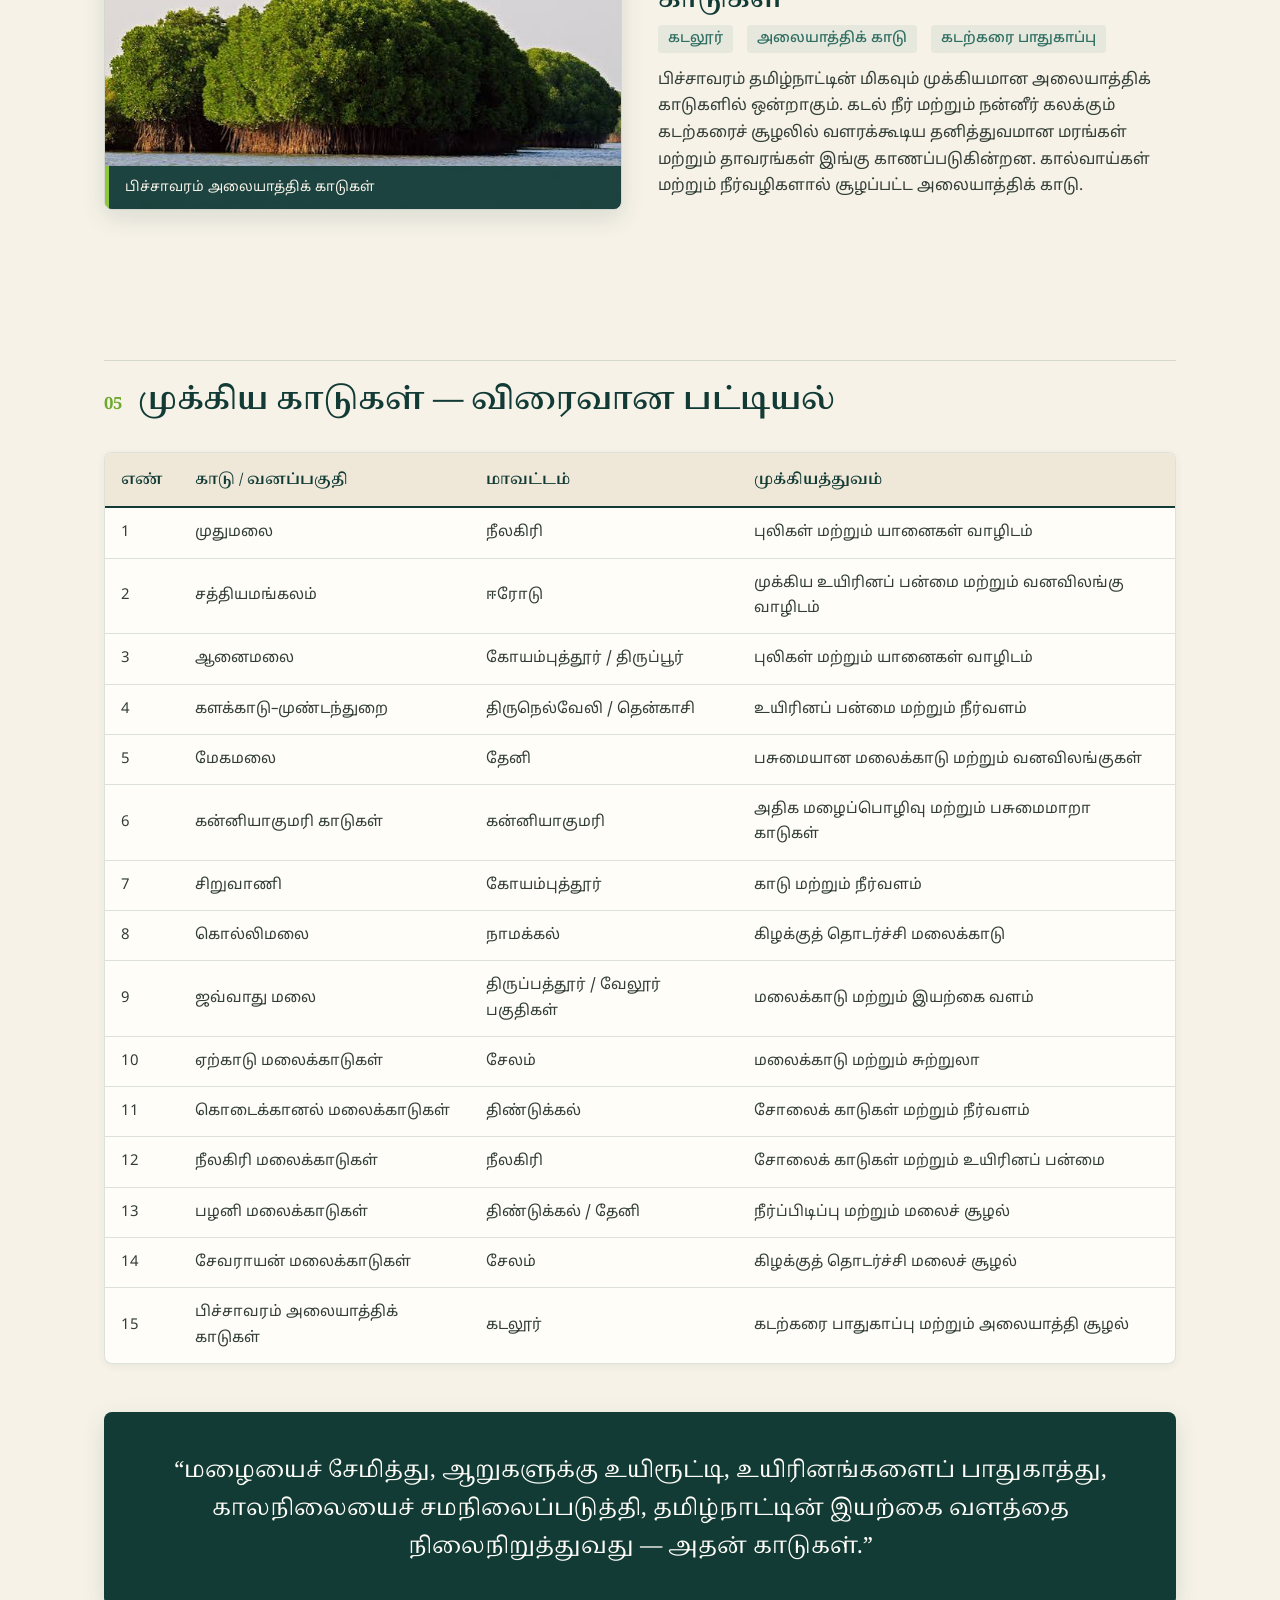
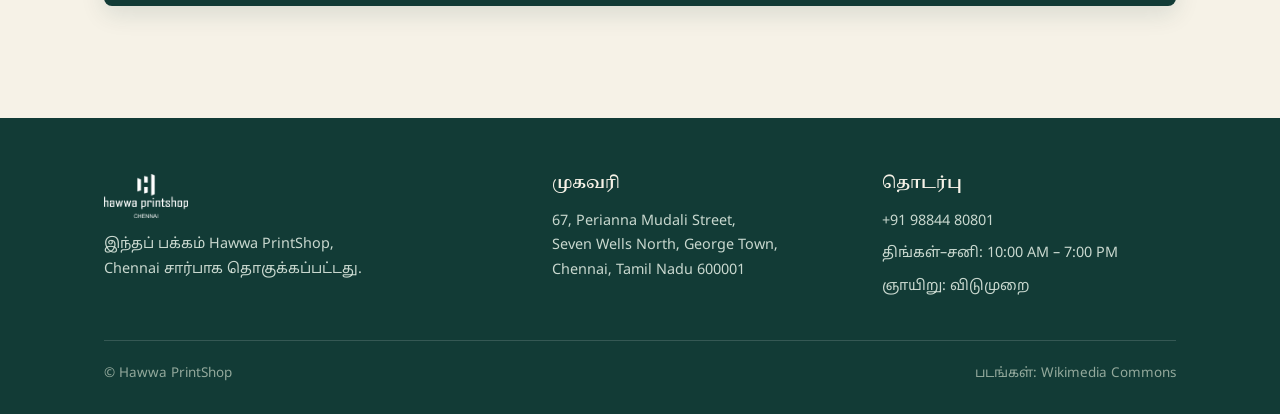
<file: forests.html>
<!DOCTYPE html>
<html lang="ta">

<head>
  <meta charset="UTF-8">
  <meta name="viewport" content="width=device-width, initial-scale=1.0">
  <title>தமிழ்நாட்டின் காடுகள் — Hawwa PrintShop</title>
  <link rel="preconnect" href="https://fonts.googleapis.com">
  <link rel="preconnect" href="https://fonts.gstatic.com" crossorigin>
  <link
    href="https://fonts.googleapis.com/css2?family=Noto+Serif+Tamil:wght@500;600;700&family=Noto+Sans+Tamil:wght@400;500;600&display=swap"
    rel="stylesheet">
  <link rel="stylesheet" href="styles.css">
</head>

<body>

  <header>
    <div class="header-inner">


      <nav class="desktop-nav">
        <div class="nav-dropdown">
          <a href="forests.html" class="dropdown-toggle active">
            காடுகள்
            <svg class="dropdown-arrow" viewBox="0 0 24 24" width="14" height="14">
              <path d="M7 10l5 5 5-5z" />
            </svg>
          </a>
          <div class="dropdown-menu">
            <a href="index.html">அணைகள் (Dams)</a>
            <a href="rivers.html">ஆறுகள் (Rivers)</a>
            <a href="falls.html">அருவிகள் (Waterfalls)</a>
            <a href="forests.html" class="active">காடுகள் (Forests)</a>
            <a href="mountains.html">மலைகள் (Mountains)</a>
            <a href="lakes.html">ஏரிகள் (Lakes)</a>
            <a href="beach.html">கடற்கரைகள் (Beaches)</a>
            <a href="sanctuaries.html">சரணாலயங்கள் (Sanctuaries)</a>
            <a href="islands.html">தீவுகள் (Islands)</a>
            <a href="ports.html">துறைமுகங்கள் (Ports)</a>
            <a href="palaces.html">அரண்மனைகள் (Palaces)</a>
            <a href="forts.html">கோட்டைகள் (Forts)</a>
          </div>
        </div>
        <a href="#intro">அறிமுகம்</a>
        <a href="#types">காட்டு வகைகள்</a>
        <a href="#functions">பயன்கள்</a>
        <a href="#profiles">காடுகள்</a>
        <a href="#table">பட்டியல்</a>
      </nav>

      <button class="mobile-toggle" aria-label="பட்டி திற" aria-expanded="false">
        <svg viewBox="0 0 24 24">
          <path d="M3 18h18v-2H3v2zm0-5h18v-2H3v2zm0-7v2h18V6H3z" />
        </svg>
      </button>
    </div>
  </header>

  <div class="drawer-backdrop"></div>
  <div class="mobile-drawer" role="dialog" aria-modal="true">
    <div class="drawer-header">
      <div class="brand">
        <a href="index.html"><img src="assets/hawwa-logo.png" alt="Hawwa PrintShop"></a>
      </div>
      <button class="drawer-close" aria-label="மூடு">&times;</button>
    </div>
    <div class="drawer-nav">
      <div class="drawer-section-title">பிரிவுகள்</div>
      <div class="mobile-cat-accordion">
        <button class="mobile-cat-toggle" aria-expanded="false">
          <span>வகைகள் (Categories)</span>
          <svg class="dropdown-arrow" viewBox="0 0 24 24" width="14" height="14">
            <path d="M7 10l5 5 5-5z" />
          </svg>
        </button>
        <div class="mobile-cat-content">
          <a href="index.html">அணைகள் (Dams)</a>
          <a href="rivers.html">ஆறுகள் (Rivers)</a>
          <a href="falls.html">அருவிகள் (Waterfalls)</a>
          <a href="forests.html" class="active">காடுகள் (Forests)</a>
          <a href="mountains.html">மலைகள் (Mountains)</a>
          <a href="lakes.html">ஏரிகள் (Lakes)</a>
          <a href="beach.html">கடற்கரைகள் (Beaches)</a>
          <a href="sanctuaries.html">சரணாலயங்கள் (Sanctuaries)</a>
          <a href="islands.html">தீவுகள் (Islands)</a>
          <a href="ports.html">துறைமுகங்கள் (Ports)</a>
          <a href="palaces.html">அரண்மனைகள் (Palaces)</a>
          <a href="forts.html">கோட்டைகள் (Forts)</a>
        </div>
      </div>
      <div class="drawer-section-title">பக்கத்தின் பகுதிகள்</div>
      <a href="#intro">அறிமுகம்</a>
      <a href="#types">காட்டு வகைகள்</a>
      <a href="#functions">பயன்கள்</a>
      <a href="#profiles">காடுகள்</a>
      <a href="#table">பட்டியல்</a>
    </div>
  </div>

  <section class="hero" id="intro">
    <div class="hero-media">
      <img src="assets/hero-forest.jpg" alt="தமிழ்நாட்டின் காடுகள்">
    </div>
    <div class="hero-content">
      <span class="eyebrow-tag">இயற்கை வனவளம்</span>
      <h1>தமிழ்நாட்டின் காடுகள்</h1>
      <p class="lede">தமிழ்நாடு பல்வேறு மலைத்தொடர்கள், சமவெளிகள், கடற்கரைப் பகுதிகள் மற்றும் இயற்கை வளங்களைக் கொண்ட
        மாநிலமாகும். மேற்கு தொடர்ச்சி மலைகளின் அடர்ந்த காடுகள் முதல் கடற்கரையோரச் சதுப்புநிலக் காடுகள் வரை,
        தமிழ்நாட்டின் காடுகள் உயிரினப் பன்மை மற்றும் நீர்வளப் பாதுகாப்பிற்கு மிக முக்கியமானவை.</p>
    </div>
    <svg class="wavecut" viewBox="0 0 1200 60" preserveAspectRatio="none">
      <path d="M0,30 C 200,60 400,0 600,30 C 800,60 1000,0 1200,30 L1200,60 L0,60 Z" fill="#f6f2e7"></path>
    </svg>
  </section>

  <div class="stats">
    <div class="stat-row">
      <div>
        <span class="stat-num">31,821</span>
        <div class="stat-note">ச.கி.மீ பசுமைப் பரப்பு (24.47%)</div>
      </div>
      <div class="stat-text">
        <p>தமிழ்நாட்டின் மொத்த பசுமைப் பரப்பு சுமார் 31,821 சதுர கிலோமீட்டர் ஆகும் (24.47%). இதில் 5 தேசியப்
          பூங்காக்கள், 5 புலிகள் காப்பகங்கள், 18 வனவிலங்கு சரணாலயங்கள் மற்றும் 18 பறவைகள் சரணாலயங்கள் உள்ளன.
          தமிழ்நாட்டில் இந்தியாவின் 16 முக்கிய வன வகைக் குழுக்களில் 9 வகைக் குழுக்கள் காணப்படுகின்றன.</p>
        <p class="table-note">குறிப்பு: இங்கு குறிப்பிடப்படும் 15 பகுதிகள், இந்தப் பக்கத்தில் விரிவாகக் குறிப்பிடப்படும்
          முக்கியமான காடுகள் மற்றும் வனப்பகுதிகளின் பட்டியல் மட்டுமே. இது தமிழ்நாட்டில் உள்ள அனைத்து காடுகளின் மொத்த
          எண்ணிக்கை அல்ல.</p>
      </div>
    </div>

    <div class="wrap">
      <div class="map-box">
        <img src="assets/forest-map.jpg" alt="தமிழ்நாடு 15 முக்கிய காடுகள் வரைபடம்">
        <div class="map-caption">படம்: தமிழ்நாடு வரைபடத்தில் இந்த 15 முக்கிய காடுகள் மற்றும் வனப்பகுதிகள் குறிக்கப்பட்ட
          காட்சி</div>
      </div>
    </div>
  </div>

  <section id="types">
    <div class="wrap">
      <div class="section-head">
        <span class="idx">01</span>
        <h2>தமிழ்நாட்டில் காணப்படும் முக்கிய காட்டு வகைகள்</h2>
      </div>
      <div class="func-grid">
        <div class="func-card">
          <span class="ic">🌳</span>
          <h3>சோலைக் காடுகள் & மலைப் புல்வெளிகள்</h3>
          <p>உயரமான மலைப்பகுதிகளில் காணப்படும் சிறிய பசுமையான அடர்ந்த காடுகள். நீலகிரி, கொடைக்கானல், ஆனைமலை மற்றும்
            மேற்கு தொடர்ச்சி மலைகளில் காணப்படுகின்றன. பல அரிய தாவரங்கள் மற்றும் நீர்வளப் பாதுகாப்பிற்கு முக்கியமானது.
          </p>
        </div>
        <div class="func-card">
          <span class="ic">🌲</span>
          <h3>ஈரப்பசை பசுமைமாறா காடுகள்</h3>
          <p>அதிக மழைப்பொழிவு பெறும் மேற்கு தொடர்ச்சி மலைப் பகுதிகளில் ஆண்டு முழுவதும் பசுமையாகக் காணப்படும் அடர்ந்த
            காடுகள். திருநெல்வேலி, கன்னியாகுமரி, கோயம்புத்தூர் மாவட்டங்களில் காணப்படுகின்றன.</p>
        </div>
        <div class="func-card">
          <span class="ic">🍂</span>
          <h3>இலையுதிர் காடுகள்</h3>
          <p>ஈரப்பதமான மற்றும் வறண்ட காலநிலைகளுக்கு ஏற்ப வளரும் காடுகள். சத்தியமங்கலம், தருமபுரி மற்றும் உள்நாட்டு
            மலைப்பகுதிகளில் யானைகள், புலிகள் மற்றும் வனவிலங்குகளின் முக்கிய வாழிடமாக உள்ளன.</p>
        </div>
        <div class="func-card">
          <span class="ic">🌊</span>
          <h3>அலையாத்தி காடுகள் (மாங்குரோவ்)</h3>
          <p>கடல் அலைகள் மற்றும் உப்புநீருக்கு ஏற்ப வளரக்கூடிய சிறப்பு காடுகள். பிச்சாவரம், முத்துப்பேட்டை கடற்கரைப்
            பகுதிகளில் சுமார் 9,039 ஹெக்டேர் பரப்பில் அமைந்து கடற்கரை பேரிடர்களின் தாக்கத்தைக் குறைக்கின்றன.</p>
        </div>
      </div>
    </div>
  </section>

  <section id="functions">
    <div class="wrap">
      <div class="section-head">
        <span class="idx">02</span>
        <h2>காடுகள் என்ன செய்கின்றன?</h2>
      </div>
      <div class="func-grid">
        <div class="func-card">
          <span class="ic">💧</span>
          <h3>நீர்வளத்தை பாதுகாக்கின்றன</h3>
          <p>மழைநீரைச் சேகரித்து மண்ணுக்குள் ஊடுருவ உதவுகின்றன. நிலத்தடி நீர் மற்றும் நீர்ப்பிடிப்பு பகுதிகளைப்
            பாதுகாத்து பல முக்கிய ஆறுகளுக்கு நீர்வளம் வழங்குகின்றன.</p>
        </div>
        <div class="func-card">
          <span class="ic">🌳</span>
          <h3>இயற்கை வளங்களை பாதுகாக்கின்றன</h3>
          <p>பல்வேறு மரங்கள், செடிகள், கொடிகள் மற்றும் பிற தாவரங்களுக்கு இயற்கையான வாழிடமாக அமைந்து இயற்கைச் சூழலின்
            சமநிலையைப் பாதுகாக்கின்றன.</p>
        </div>
        <div class="func-card">
          <span class="ic">🐘</span>
          <h3>வனவிலங்குகளுக்கு வாழிடம்</h3>
          <p>யானைகள், புலிகள், சிறுத்தைகள், மான்கள், காட்டு மாடுகள், கரடிகள் மற்றும் பல்வேறு பறவைகள் உள்ளிட்ட
            உயிரினங்களுக்கு காடுகள் வாழிடமாக உள்ளன.</p>
        </div>
        <div class="func-card">
          <span class="ic">🌍</span>
          <h3>காலநிலையை சமநிலைப்படுத்துகின்றன</h3>
          <p>மரங்கள் வளிமண்டல கார்பன் டை ஆக்சைடை உறிஞ்சுவதன் மூலம் கார்பன் உறிஞ்சும் அமைப்பாக செயல்பட்டு காலநிலை
            மாற்றத்தின் தாக்கத்தைக் குறைக்கின்றன.</p>
        </div>
        <div class="func-card">
          <span class="ic">🌱</span>
          <h3>மண் அரிப்பைத் தடுக்கின்றன</h3>
          <p>மரங்கள் மற்றும் தாவரங்களின் வேர்கள் மண்ணை உறுதியாகப் பிடித்துக் கொள்வதால் மழை மற்றும் நீரோட்டத்தால்
            ஏற்படும் மண் அரிப்பு குறைகிறது.</p>
        </div>
        <div class="func-card">
          <span class="ic">🌊</span>
          <h3>கடற்கரையை பாதுகாக்கின்றன</h3>
          <p>அலையாத்திக் காடுகள் கடற்கரைப் பகுதிகளை புயல், கடல் அலை மற்றும் சுனாமி போன்ற இயற்கைப் பேரிடர்களின்
            தாக்கத்திலிருந்து பாதுகாக்கின்றன.</p>
        </div>
        <div class="func-card">
          <span class="ic">🏞️</span>
          <h3>சுற்றுலாவை வளர்க்கின்றன</h3>
          <p>முதுமலை, ஆனைமலை, நீலகிரி, கொடைக்கானல் மற்றும் பிச்சாவரம் போன்ற பகுதிகள் இயற்கைச் சுற்றுலாவை வளர்க்கின்றன.
          </p>
        </div>
        <div class="func-card">
          <span class="ic">👨‍🌾</span>
          <h3>உள்ளூர் வாழ்வாதாரத்திற்கு உதவி</h3>
          <p>சுற்றுலா, இயற்கை வழிகாட்டுதல் மற்றும் வன வளங்கள் சார்ந்த செயல்பாடுகள் மூலம் உள்ளூர் மக்களுக்கு வாழ்வாதார
            வாய்ப்புகள் உருவாகின்றன.</p>
        </div>
      </div>
    </div>
  </section>

  <section>
    <div class="wrap">
      <div class="section-head">
        <span class="idx">03</span>
        <h2>காடுகள் தமிழ்நாட்டிற்கு எவ்வாறு உதவுகின்றன?</h2>
      </div>
      <div class="flow">
        <div class="flow-row">
          <div class="flow-cell">நீர்வளம்</div>
          <div class="flow-cell">காடுகள் → மழைநீர் சேகரிப்பு</div>
          <div class="flow-cell">நிலத்தடி நீர் மற்றும் நீர்ப்பிடிப்பு பகுதிகள்</div>
        </div>
        <div class="flow-row">
          <div class="flow-cell">ஆறுகளின் நீர்வளம்</div>
          <div class="flow-cell">மலைக்காடுகள் → நீரோடைகள்</div>
          <div class="flow-cell">காவிரி, பவானி, தாமிரபரணி போன்ற ஆறுகளின் நீர்வளம்</div>
        </div>
        <div class="flow-row">
          <div class="flow-cell">காலநிலை</div>
          <div class="flow-cell">காடுகள் → மரங்கள் & தாவரங்கள்</div>
          <div class="flow-cell">கார்பன் உறிஞ்சுதல் மற்றும் காலநிலை சமநிலை</div>
        </div>
        <div class="flow-row">
          <div class="flow-cell">வனவிலங்கு</div>
          <div class="flow-cell">காடுகள் → வனவிலங்குகள்</div>
          <div class="flow-cell">உயிரினப் பன்மை பாதுகாப்பு</div>
        </div>
        <div class="flow-row">
          <div class="flow-cell">மண் பாதுகாப்பு</div>
          <div class="flow-cell">காடுகள் → மரங்களின் வேர்கள்</div>
          <div class="flow-cell">மண் அரிப்பு தடுத்தல்</div>
        </div>
        <div class="flow-row">
          <div class="flow-cell">கடற்கரை</div>
          <div class="flow-cell">அலையாத்திக் காடுகள் → கடற்கரை பாதுகாப்பு</div>
          <div class="flow-cell">புயல் மற்றும் கடலலை தாக்கம் குறைப்பு</div>
        </div>
        <div class="flow-row">
          <div class="flow-cell">சுற்றுலா</div>
          <div class="flow-cell">காடுகள் → இயற்கை அழகு</div>
          <div class="flow-cell">சுற்றுலா மற்றும் உள்ளூர் பொருளாதாரம் வளர்ச்சி</div>
        </div>
        <div class="flow-row">
          <div class="flow-cell">வாழ்வாதாரம்</div>
          <div class="flow-cell">காடுகள் → சுற்றுலா & வன வளங்கள்</div>
          <div class="flow-cell">உள்ளூர் மக்களின் வாழ்வாதார வாய்ப்புகள்</div>
        </div>
        <div class="flow-row">
          <div class="flow-cell">எதிர்காலம்</div>
          <div class="flow-cell">காடுகள் → இயற்கைச் சமநிலை</div>
          <div class="flow-cell">எதிர்கால தலைமுறைகளுக்கான சுற்றுச்சூழல் பாதுகாப்பு</div>
        </div>
      </div>
    </div>
  </section>

  <section id="profiles">
    <div class="wrap">
      <div class="section-head">
        <span class="idx">04</span>
        <h2>தமிழ்நாட்டின் முக்கிய காடுகள் மற்றும் வனப்பகுதிகள்</h2>
      </div>

      <!-- 1. முதுமலை காடுகள் -->
      <div class="dam">
        <div class="dam-media">
          <img src="assets/forest-mudumalai.jpg" alt="முதுமலை காடு — யானைகள் மற்றும் அடர்ந்த பசுமையான வனப்பகுதி">
          <div class="dam-plate">முதுமலை காடுகள்</div>
        </div>
        <div class="dam-body">
          <div class="tag">நீலகிரி மாவட்டம் · முதுமலை, நீலகிரி மலைப்பகுதி</div>
          <h3>1. முதுமலை காடுகள்</h3>
          <div class="meta"><span>நீலகிரி</span><span>புலிகள் காப்பகம்</span><span>யானைகள் வாழிடம்</span></div>
          <p>முதுமலை தமிழ்நாட்டின் மிகவும் முக்கியமான வனப்பகுதிகளில் ஒன்றாகும். இது மேற்கு தொடர்ச்சி மலைகளின் வளமான
            உயிரினப் பன்மைப் பகுதியில் அமைந்துள்ளது. இப்பகுதியில் யானைகள், புலிகள், மான்கள், காட்டு மாடுகள் மற்றும்
            பல்வேறு பறவைகள் காணப்படுகின்றன.</p>
        </div>
      </div>

      <!-- 2. சத்தியமங்கலம் காடுகள் -->
      <div class="dam rev">
        <div class="dam-media">
          <img src="assets/forest-sathyamangalam.jpg" alt="சத்தியமங்கலம் காடு — அடர்ந்த வனப்பகுதி மற்றும் வனவிலங்குகள்">
          <div class="dam-plate">சத்தியமங்கலம் காடுகள்</div>
        </div>
        <div class="dam-body">
          <div class="tag">ஈரோடு மாவட்டம் · சத்தியமங்கலம்</div>
          <h3>2. சத்தியமங்கலம் காடுகள்</h3>
          <div class="meta"><span>ஈரோடு</span><span>உயிரினப் பன்மை</span><span>இயற்கை இணைப்பு</span></div>
          <p>சத்தியமங்கலம் காடுகள் தமிழ்நாட்டின் மிகப்பெரிய மற்றும் முக்கியமான வனப்பகுதிகளில் ஒன்றாகும். இப்பகுதி மேற்கு
            தொடர்ச்சி மலைகளுக்கும் கிழக்குத் தொடர்ச்சி மலைகளுக்கும் இடையிலான முக்கியமான இயற்கை இணைப்புப் பகுதியாக
            விளங்குகிறது. புலிகள், யானைகள் மற்றும் பல்வேறு வனவிலங்குகளின் முக்கிய வாழிடம்.</p>
        </div>
      </div>

      <!-- 3. ஆனைமலை காடுகள் -->
      <div class="dam">
        <div class="dam-media">
          <img src="assets/forest-anaimalai.jpg" alt="ஆனைமலை காடு — அடர்ந்த பசுமை மற்றும் மலைப்பகுதி">
          <div class="dam-plate">ஆனைமலை காடுகள்</div>
        </div>
        <div class="dam-body">
          <div class="tag">கோயம்புத்தூர் மற்றும் திருப்பூர் பகுதிகள் · ஆனைமலை மலைப்பகுதி</div>
          <h3>3. ஆனைமலை காடுகள்</h3>
          <div class="meta"><span>கோயம்புத்தூர் / திருப்பூர்</span><span>புலிகள் காப்பகம்</span></div>
          <p>ஆனைமலை காடுகள் மேற்கு தொடர்ச்சி மலைகளின் முக்கியமான வனப்பகுதிகளில் ஒன்றாகும். அடர்ந்த காடுகள், மலைகள்
            மற்றும் பல்வேறு உயிரினங்கள் இப்பகுதியின் முக்கிய இயற்கைச் சிறப்புகளாகும். யானைகள், புலிகள், சிறுத்தைகள்
            மற்றும் பல்வேறு உயிரினங்கள் வாழும் பகுதி.</p>
        </div>
      </div>

      <!-- 4. களக்காடு–முண்டந்துறை காடுகள் -->
      <div class="dam rev">
        <div class="dam-media">
          <img src="assets/forest-kalakad.jpg" alt="களக்காடு–முண்டந்துறை — அடர்ந்த மேற்கு தொடர்ச்சி மலைக்காடு">
          <div class="dam-plate">களக்காடு–முண்டந்துறை</div>
        </div>
        <div class="dam-body">
          <div class="tag">திருநெல்வேலி மற்றும் தென்காசி · மேற்கு தொடர்ச்சி மலை</div>
          <h3>4. களக்காடு–முண்டந்துறை காடுகள்</h3>
          <div class="meta"><span>திருநெல்வேலி</span><span>நீர்வளம் & பன்மை</span></div>
          <p>களக்காடு–முண்டந்துறை பகுதி தென் தமிழ்நாட்டின் மிக முக்கியமான வனப்பகுதிகளில் ஒன்றாகும். அடர்ந்த
            மலைக்காடுகள், பல்வேறு தாவரங்கள் மற்றும் அரிய வனவிலங்குகள் இப்பகுதியில் காணப்படுகின்றன. நீர்வளம், வனவிலங்கு
            பாதுகாப்பு மற்றும் சுற்றுச்சூழல் சமநிலைக்கு முக்கியமானது.</p>
        </div>
      </div>

      <!-- 5. மேகமலை காடுகள் -->
      <div class="dam">
        <div class="dam-media">
          <img src="assets/forest-megamalai.jpg" alt="மேகமலை காடு — பசுமையான மலைகள் மற்றும் மேகங்கள்">
          <div class="dam-plate">மேகமலை காடுகள்</div>
        </div>
        <div class="dam-body">
          <div class="tag">தேனி மாவட்டம் · மேகமலை மலைப்பகுதி</div>
          <h3>5. மேகமலை காடுகள்</h3>
          <div class="meta"><span>தேனி</span><span>பசுமையான மலைக்காடு</span></div>
          <p>மேகமலை பசுமையான மலைகள், அடர்ந்த காடுகள் மற்றும் நீரோடைகளுக்காக புகழ்பெற்றது. மேற்கு தொடர்ச்சி மலைகளின்
            முக்கியமான இயற்கை மற்றும் உயிரினப் பன்மைப் பகுதிகளில் இதுவும் ஒன்றாகும். மலை, காடு, மேகங்கள் மற்றும் நீர்வள
            அமைப்பு இணைந்த இயற்கைச் சூழல்.</p>
        </div>
      </div>

      <!-- 6. கன்னியாகுமரி காடுகள் -->
      <div class="dam rev">
        <div class="dam-media">
          <img src="assets/forest-kanyakumari.jpg" alt="கன்னியாகுமரி காடு — அடர்ந்த பசுமையான மலைக்காடு">
          <div class="dam-plate">கன்னியாகுமரி காடுகள்</div>
        </div>
        <div class="dam-body">
          <div class="tag">கன்னியாகுமரி மாவட்டம் · கன்னியாகுமரி மலைப்பகுதி</div>
          <h3>6. கன்னியாகுமரி காடுகள்</h3>
          <div class="meta"><span>கன்னியாகுமரி</span><span>பசுமைமாறா காடு</span></div>
          <p>கன்னியாகுமரி மாவட்டத்தின் மலைப்பகுதிகளில் அதிக மழைப்பொழிவு பெறும் பசுமையான காடுகள் காணப்படுகின்றன. இப்பகுதி
            பல்வேறு தாவரங்கள் மற்றும் விலங்குகளுக்கான முக்கிய வாழிடமாக உள்ளது. நீர்வளம், உயிரினப் பன்மை மற்றும்
            சுற்றுச்சூழல் பாதுகாப்பிற்கு முக்கியமானது.</p>
        </div>
      </div>

      <!-- 7. சிறுவாணி காடுகள் -->
      <div class="dam">
        <div class="dam-media">
          <img src="assets/forest-siruvani.jpg" alt="சிறுவாணி காடு — பசுமையான மலைகளும் அடர்ந்த காடுகளும்">
          <div class="dam-plate">சிறுவாணி காடுகள்</div>
        </div>
        <div class="dam-body">
          <div class="tag">கோயம்புத்தூர் மாவட்டம் · சிறுவாணி மலைப்பகுதி</div>
          <h3>7. சிறுவாணி காடுகள்</h3>
          <div class="meta"><span>கோயம்புத்தூர்</span><span>நீர்ப்பிடிப்பு பகுதி</span></div>
          <p>சிறுவாணி பகுதி அடர்ந்த காடுகள் மற்றும் முக்கியமான நீர்வளத்திற்காக அறியப்படுகிறது. மலைக்காடுகளில் பெய்யும்
            மழைநீர் மற்றும் நீரோடைகள் இப்பகுதியின் நீர்வள அமைப்பிற்கு பங்களிக்கின்றன. அடர்ந்த காடு மற்றும் நீர்வளத்துடன்
            கூடிய மலைப்பகுதி.</p>
        </div>
      </div>

      <!-- 8. கொல்லிமலை காடுகள் -->
      <div class="dam rev">
        <div class="dam-media">
          <img src="assets/forest-kollihills.jpg" alt="கொல்லிமலை — பசுமையான மலைக்காடுகள்">
          <div class="dam-plate">கொல்லிமலை காடுகள்</div>
        </div>
        <div class="dam-body">
          <div class="tag">நாமக்கல் மாவட்டம் · கொல்லிமலை</div>
          <h3>8. கொல்லிமலை காடுகள்</h3>
          <div class="meta"><span>நாமக்கல்</span><span>கிழக்குத் தொடர்ச்சி மலை</span></div>
          <p>கொல்லிமலை காடுகள் கிழக்குத் தொடர்ச்சி மலைகளின் முக்கியமான பசுமைப் பகுதிகளில் ஒன்றாகும். மலைப்பகுதி,
            காடுகள், நீரோடைகள் மற்றும் பல்வேறு தாவரங்கள் இப்பகுதியின் இயற்கைச் சிறப்புகளாகும். உயிரினப் பன்மை, நீர்வளம்
            மற்றும் மலைச் சுற்றுலாவிற்கு முக்கியமானது.</p>
        </div>
      </div>

      <!-- 9. ஜவ்வாது மலைக் காடுகள் -->
      <div class="dam">
        <div class="dam-media">
          <img src="assets/forest-jawadhu.jpg" alt="ஜவ்வாது மலை — பசுமையான மலைக்காடுகள் மற்றும் பள்ளத்தாக்குகள்">
          <div class="dam-plate">ஜவ்வாது மலைக் காடுகள்</div>
        </div>
        <div class="dam-body">
          <div class="tag">திருப்பத்தூர், வேலூர் மற்றும் திருவண்ணாமலை பகுதிகள் · ஜவ்வாது மலை</div>
          <h3>9. ஜவ்வாது மலைக் காடுகள்</h3>
          <div class="meta"><span>ஜவ்வாது மலை</span><span>இயற்கை வளம்</span></div>
          <p>ஜவ்வாது மலைப்பகுதியில் காணப்படும் காடுகள் கிழக்குத் தொடர்ச்சி மலைகளின் முக்கியமான இயற்கை வளங்களில்
            ஒன்றாகும். இப்பகுதியில் பல்வேறு மரங்கள், தாவரங்கள் மற்றும் வன உயிரினங்கள் காணப்படுகின்றன. மண் பாதுகாப்பு,
            நீர்வளம் மற்றும் உள்ளூர் இயற்கைச் சூழலுக்கு முக்கியமானது.</p>
        </div>
      </div>

      <!-- 10. ஏற்காடு மலைக்காடுகள் -->
      <div class="dam rev">
        <div class="dam-media">
          <img src="assets/forest-yercaud.jpg" alt="ஏற்காடு — பசுமையான மலைக்காடுகள் மற்றும் பள்ளத்தாக்குகள்">
          <div class="dam-plate">ஏற்காடு மலைக்காடுகள்</div>
        </div>
        <div class="dam-body">
          <div class="tag">சேலம் மாவட்டம் · ஏற்காடு</div>
          <h3>10. ஏற்காடு மலைக்காடுகள்</h3>
          <div class="meta"><span>சேலம்</span><span>மலைச் சுற்றுலா</span></div>
          <p>ஏற்காடு மலைப்பகுதி கிழக்குத் தொடர்ச்சி மலைகளில் அமைந்துள்ள முக்கியமான பசுமைப் பகுதியாகும். மலைக்காடுகள்,
            பல்வேறு மரங்கள் மற்றும் இயற்கையான மலைச்சூழல் இப்பகுதியின் சிறப்புகளாகும். இயற்கை வளப் பாதுகாப்பு மற்றும்
            சுற்றுலா வளர்ச்சிக்கு முக்கியமானது.</p>
        </div>
      </div>

      <!-- 11. கொடைக்கானல் மலைக்காடுகள் -->
      <div class="dam">
        <div class="dam-media">
          <img src="assets/forest-kodaikanal.jpg" alt="கொடைக்கானல் — பசுமையான சோலைக் காடு மற்றும் மலைப்பகுதி">
          <div class="dam-plate">கொடைக்கானல் மலைக்காடுகள்</div>
        </div>
        <div class="dam-body">
          <div class="tag">திண்டுக்கல் மாவட்டம் · கொடைக்கானல் மலைப்பகுதி</div>
          <h3>11. கொடைக்கானல் மலைக்காடுகள்</h3>
          <div class="meta"><span>திண்டுக்கல்</span><span>சோலைக் காடுகள்</span></div>
          <p>கொடைக்கானல் மலைப்பகுதியில் சோலைக் காடுகள் மற்றும் மலைப் புல்வெளிகள் காணப்படுகின்றன. இக்காடுகள்
            மலைப்பகுதியின் நீர்வளத்தையும் பல்வேறு தாவர மற்றும் விலங்கு இனங்களையும் பாதுகாக்க உதவுகின்றன. சோலைக் காடுகள்
            மற்றும் புல்வெளிகள் இணைந்த உயரமான மலைச் சூழல்.</p>
        </div>
      </div>

      <!-- 12. நீலகிரி மலைக்காடுகள் -->
      <div class="dam rev">
        <div class="dam-media">
          <img src="assets/forest-nilgiri.jpg" alt="நீலகிரி — சோலைக் காடுகள் மற்றும் மலைப்புல்வெளி">
          <div class="dam-plate">நீலகிரி மலைக்காடுகள்</div>
        </div>
        <div class="dam-body">
          <div class="tag">நீலகிரி மாவட்டம் · நீலகிரி மலைத்தொடர்</div>
          <h3>12. நீலகிரி மலைக்காடுகள்</h3>
          <div class="meta"><span>நீலகிரி</span><span>மலைப் புல்வெளி</span></div>
          <p>நீலகிரி மலைப்பகுதி தமிழ்நாட்டின் முக்கியமான உயரமான மலை வனப்பகுதிகளில் ஒன்றாகும். இங்கு சோலைக் காடுகள்,
            புல்வெளிகள் மற்றும் பல்வேறு அரிய தாவரங்கள் மற்றும் விலங்குகள் காணப்படுகின்றன. நீர்வளப் பாதுகாப்பு, உயிரினப்
            பன்மை மற்றும் வனவிலங்கு பாதுகாப்பிற்கு முக்கியமானது.</p>
        </div>
      </div>

      <!-- 13. பழனி மலைக்காடுகள் -->
      <div class="dam">
        <div class="dam-media">
          <img src="assets/forest-palani.jpg" alt="பழனி மலைக்காடுகள் — பசுமையான மலைச்சரிவுகள்">
          <div class="dam-plate">பழனி மலைக்காடுகள்</div>
        </div>
        <div class="dam-body">
          <div class="tag">திண்டுக்கல் மற்றும் தேனி · பழனி மலைத்தொடர்</div>
          <h3>13. பழனி மலைக்காடுகள்</h3>
          <div class="meta"><span>பழனி மலை</span><span>நீர்ப்பிடிப்பு பகுதி</span></div>
          <p>பழனி மலைத்தொடரில் பல்வேறு வகையான மலைக்காடுகள் காணப்படுகின்றன. இக்காடுகள் மலைப்பகுதிகளின் இயற்கைச் சூழலையும்
            நீர்ப்பிடிப்பு பகுதிகளையும் பாதுகாக்க உதவுகின்றன. மலைக்காடுகள் மற்றும் நீர்ப்பிடிப்பு பகுதிகள்.</p>
        </div>
      </div>

      <!-- 14. சேவராயன் மலைக்காடுகள் -->
      <div class="dam rev">
        <div class="dam-media">
          <img src="assets/forest-shevaroy.jpg" alt="சேவராயன் மலை — பசுமையான மலைக்காடுகள்">
          <div class="dam-plate">சேவராயன் மலைக்காடுகள்</div>
        </div>
        <div class="dam-body">
          <div class="tag">சேலம் மாவட்டம் · சேவராயன் மலைப்பகுதி</div>
          <h3>14. சேவராயன் மலைக்காடுகள்</h3>
          <div class="meta"><span>சேலம்</span><span>கிழக்குத் தொடர்ச்சி மலை</span></div>
          <p>சேவராயன் மலைப்பகுதி கிழக்குத் தொடர்ச்சி மலைகளின் முக்கியமான மலைச்சூழல்களில் ஒன்றாகும். இப்பகுதியில் பல்வேறு
            தாவரங்கள், மரங்கள் மற்றும் மலைப்பகுதி உயிரினங்கள் காணப்படுகின்றன. இயற்கை வளப் பாதுகாப்பு மற்றும் மலைச்
            சுற்றுலாவிற்கு முக்கியமானது.</p>
        </div>
      </div>

      <!-- 15. பிச்சாவரம் அலையாத்திக் காடுகள் -->
      <div class="dam">
        <div class="dam-media">
          <img src="assets/forest-pichavaram.jpg" alt="பிச்சாவரம் — நீர்வழிகளுக்கு நடுவே அமைந்த அலையாத்திக் காடு">
          <div class="dam-plate">பிச்சாவரம் அலையாத்திக் காடுகள்</div>
        </div>
        <div class="dam-body">
          <div class="tag">கடலூர் மாவட்டம் · பிச்சாவரம்</div>
          <h3>15. பிச்சாவரம் அலையாத்திக் காடுகள்</h3>
          <div class="meta"><span>கடலூர்</span><span>அலையாத்திக் காடு</span><span>கடற்கரை பாதுகாப்பு</span></div>
          <p>பிச்சாவரம் தமிழ்நாட்டின் மிகவும் முக்கியமான அலையாத்திக் காடுகளில் ஒன்றாகும். கடல் நீர் மற்றும் நன்னீர்
            கலக்கும் கடற்கரைச் சூழலில் வளரக்கூடிய தனித்துவமான மரங்கள் மற்றும் தாவரங்கள் இங்கு காணப்படுகின்றன.
            கால்வாய்கள் மற்றும் நீர்வழிகளால் சூழப்பட்ட அலையாத்திக் காடு.</p>
        </div>
      </div>

    </div>
  </section>

  <section id="table">
    <div class="wrap">
      <div class="section-head">
        <span class="idx">05</span>
        <h2>முக்கிய காடுகள் — விரைவான பட்டியல்</h2>
      </div>
      <div class="table-responsive">
        <table>
          <thead>
            <tr>
              <th>எண்</th>
              <th>காடு / வனப்பகுதி</th>
              <th>மாவட்டம்</th>
              <th>முக்கியத்துவம்</th>
            </tr>
          </thead>
          <tbody>
            <tr>
              <td>1</td>
              <td>முதுமலை</td>
              <td>நீலகிரி</td>
              <td>புலிகள் மற்றும் யானைகள் வாழிடம்</td>
            </tr>
            <tr>
              <td>2</td>
              <td>சத்தியமங்கலம்</td>
              <td>ஈரோடு</td>
              <td>முக்கிய உயிரினப் பன்மை மற்றும் வனவிலங்கு வாழிடம்</td>
            </tr>
            <tr>
              <td>3</td>
              <td>ஆனைமலை</td>
              <td>கோயம்புத்தூர் / திருப்பூர்</td>
              <td>புலிகள் மற்றும் யானைகள் வாழிடம்</td>
            </tr>
            <tr>
              <td>4</td>
              <td>களக்காடு–முண்டந்துறை</td>
              <td>திருநெல்வேலி / தென்காசி</td>
              <td>உயிரினப் பன்மை மற்றும் நீர்வளம்</td>
            </tr>
            <tr>
              <td>5</td>
              <td>மேகமலை</td>
              <td>தேனி</td>
              <td>பசுமையான மலைக்காடு மற்றும் வனவிலங்குகள்</td>
            </tr>
            <tr>
              <td>6</td>
              <td>கன்னியாகுமரி காடுகள்</td>
              <td>கன்னியாகுமரி</td>
              <td>அதிக மழைப்பொழிவு மற்றும் பசுமைமாறா காடுகள்</td>
            </tr>
            <tr>
              <td>7</td>
              <td>சிறுவாணி</td>
              <td>கோயம்புத்தூர்</td>
              <td>காடு மற்றும் நீர்வளம்</td>
            </tr>
            <tr>
              <td>8</td>
              <td>கொல்லிமலை</td>
              <td>நாமக்கல்</td>
              <td>கிழக்குத் தொடர்ச்சி மலைக்காடு</td>
            </tr>
            <tr>
              <td>9</td>
              <td>ஜவ்வாது மலை</td>
              <td>திருப்பத்தூர் / வேலூர் பகுதிகள்</td>
              <td>மலைக்காடு மற்றும் இயற்கை வளம்</td>
            </tr>
            <tr>
              <td>10</td>
              <td>ஏற்காடு மலைக்காடுகள்</td>
              <td>சேலம்</td>
              <td>மலைக்காடு மற்றும் சுற்றுலா</td>
            </tr>
            <tr>
              <td>11</td>
              <td>கொடைக்கானல் மலைக்காடுகள்</td>
              <td>திண்டுக்கல்</td>
              <td>சோலைக் காடுகள் மற்றும் நீர்வளம்</td>
            </tr>
            <tr>
              <td>12</td>
              <td>நீலகிரி மலைக்காடுகள்</td>
              <td>நீலகிரி</td>
              <td>சோலைக் காடுகள் மற்றும் உயிரினப் பன்மை</td>
            </tr>
            <tr>
              <td>13</td>
              <td>பழனி மலைக்காடுகள்</td>
              <td>திண்டுக்கல் / தேனி</td>
              <td>நீர்ப்பிடிப்பு மற்றும் மலைச் சூழல்</td>
            </tr>
            <tr>
              <td>14</td>
              <td>சேவராயன் மலைக்காடுகள்</td>
              <td>சேலம்</td>
              <td>கிழக்குத் தொடர்ச்சி மலைச் சூழல்</td>
            </tr>
            <tr>
              <td>15</td>
              <td>பிச்சாவரம் அலையாத்திக் காடுகள்</td>
              <td>கடலூர்</td>
              <td>கடற்கரை பாதுகாப்பு மற்றும் அலையாத்தி சூழல்</td>
            </tr>
          </tbody>
        </table>
      </div>

      <div class="quote-box">
        <p>“மழையைச் சேமித்து, ஆறுகளுக்கு உயிரூட்டி, உயிரினங்களைப் பாதுகாத்து, காலநிலையைச் சமநிலைப்படுத்தி, தமிழ்நாட்டின்
          இயற்கை வளத்தை நிலைநிறுத்துவது — அதன் காடுகள்.”</p>
      </div>
    </div>
  </section>

  <footer>
    <div class="wrap">
      <div class="foot-grid">
        <div class="foot-brand">
          <img src="assets/hawwa-logo.png" alt="Hawwa PrintShop">
          <p>இந்தப் பக்கம் Hawwa PrintShop, Chennai சார்பாக தொகுக்கப்பட்டது.</p>
        </div>
        <div>
          <h4>முகவரி</h4>
          <address>67, Perianna Mudali Street,<br>Seven Wells North, George Town,<br>Chennai, Tamil Nadu 600001
          </address>
        </div>
        <div>
          <h4>தொடர்பு</h4>
          <p>+91 98844 80801</p>
          <p>திங்கள்–சனி: 10:00 AM – 7:00 PM</p>
          <p>ஞாயிறு: விடுமுறை</p>
        </div>
      </div>
      <div class="foot-bottom">
        <span>© Hawwa PrintShop</span>
        <span>படங்கள்: Wikimedia Commons</span>
      </div>
    </div>
  </footer>

  <script src="main.js"></script>
</body>

</html>
</file>
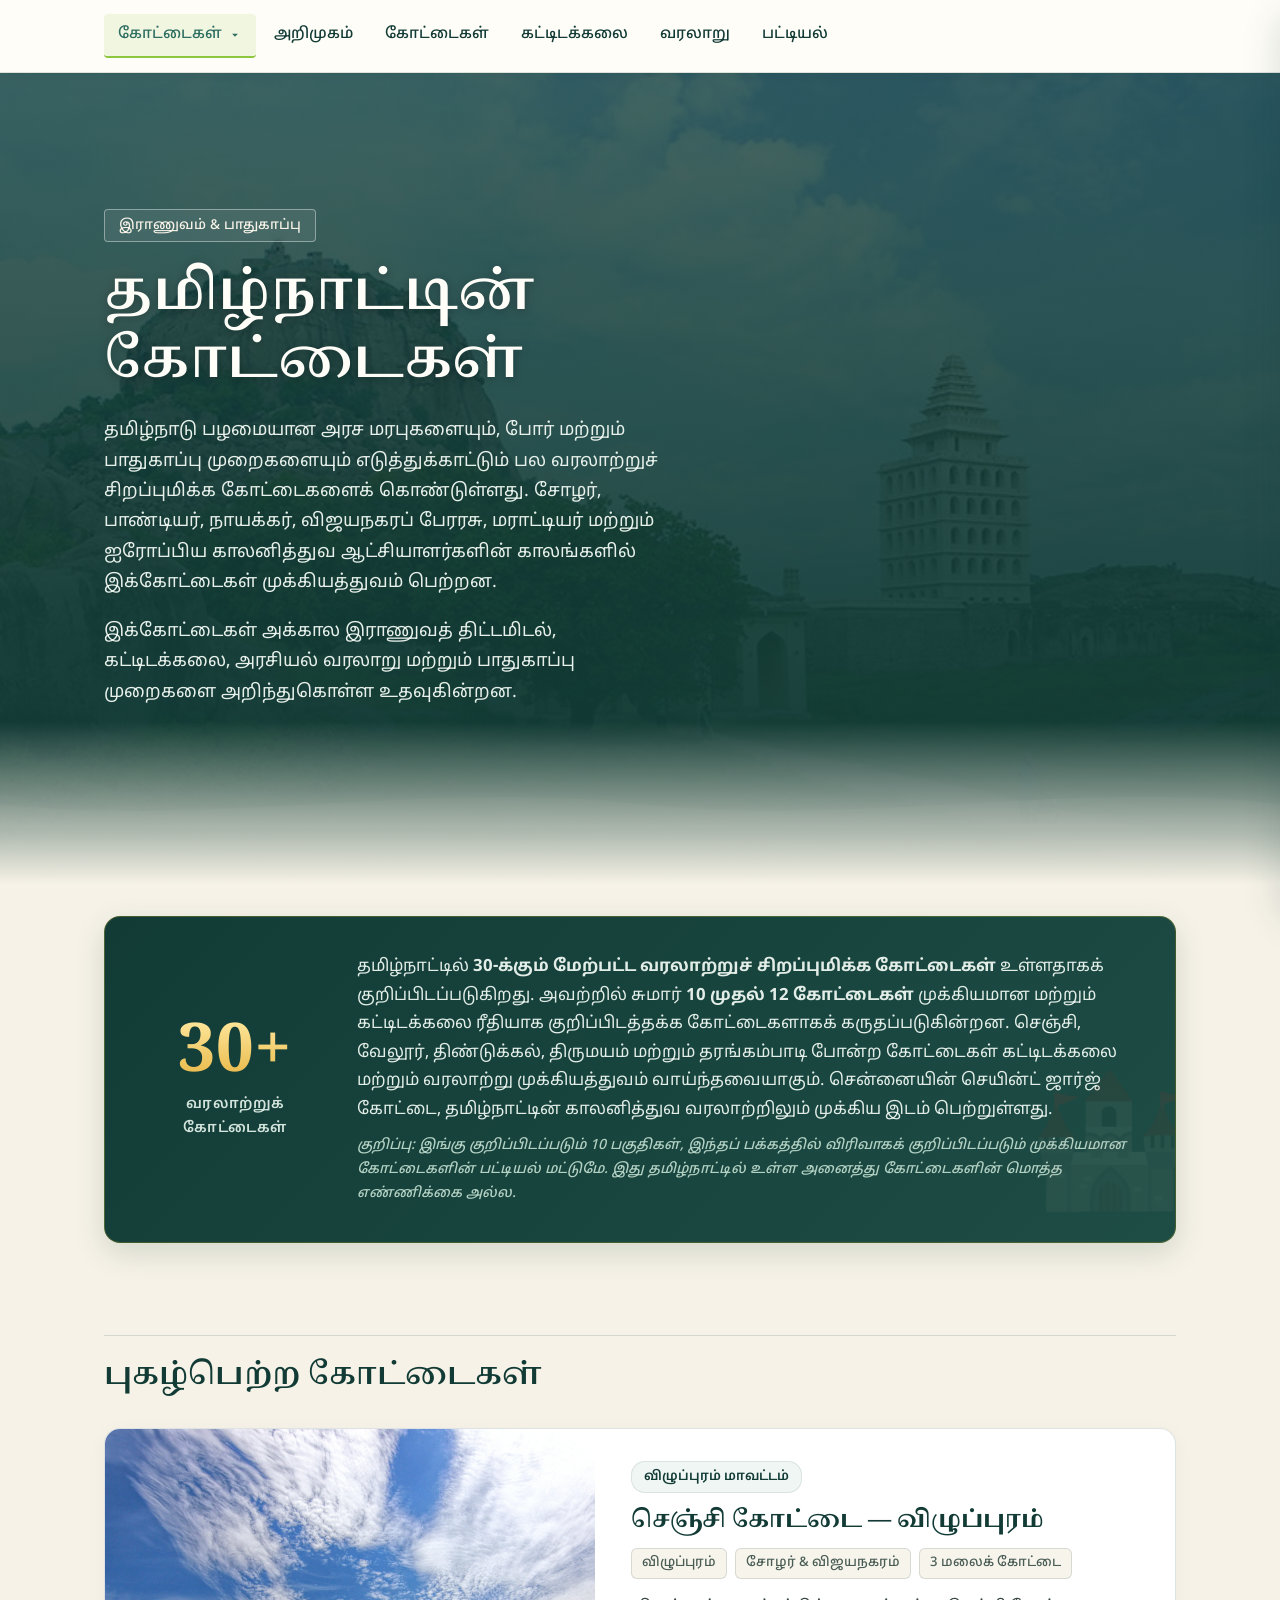
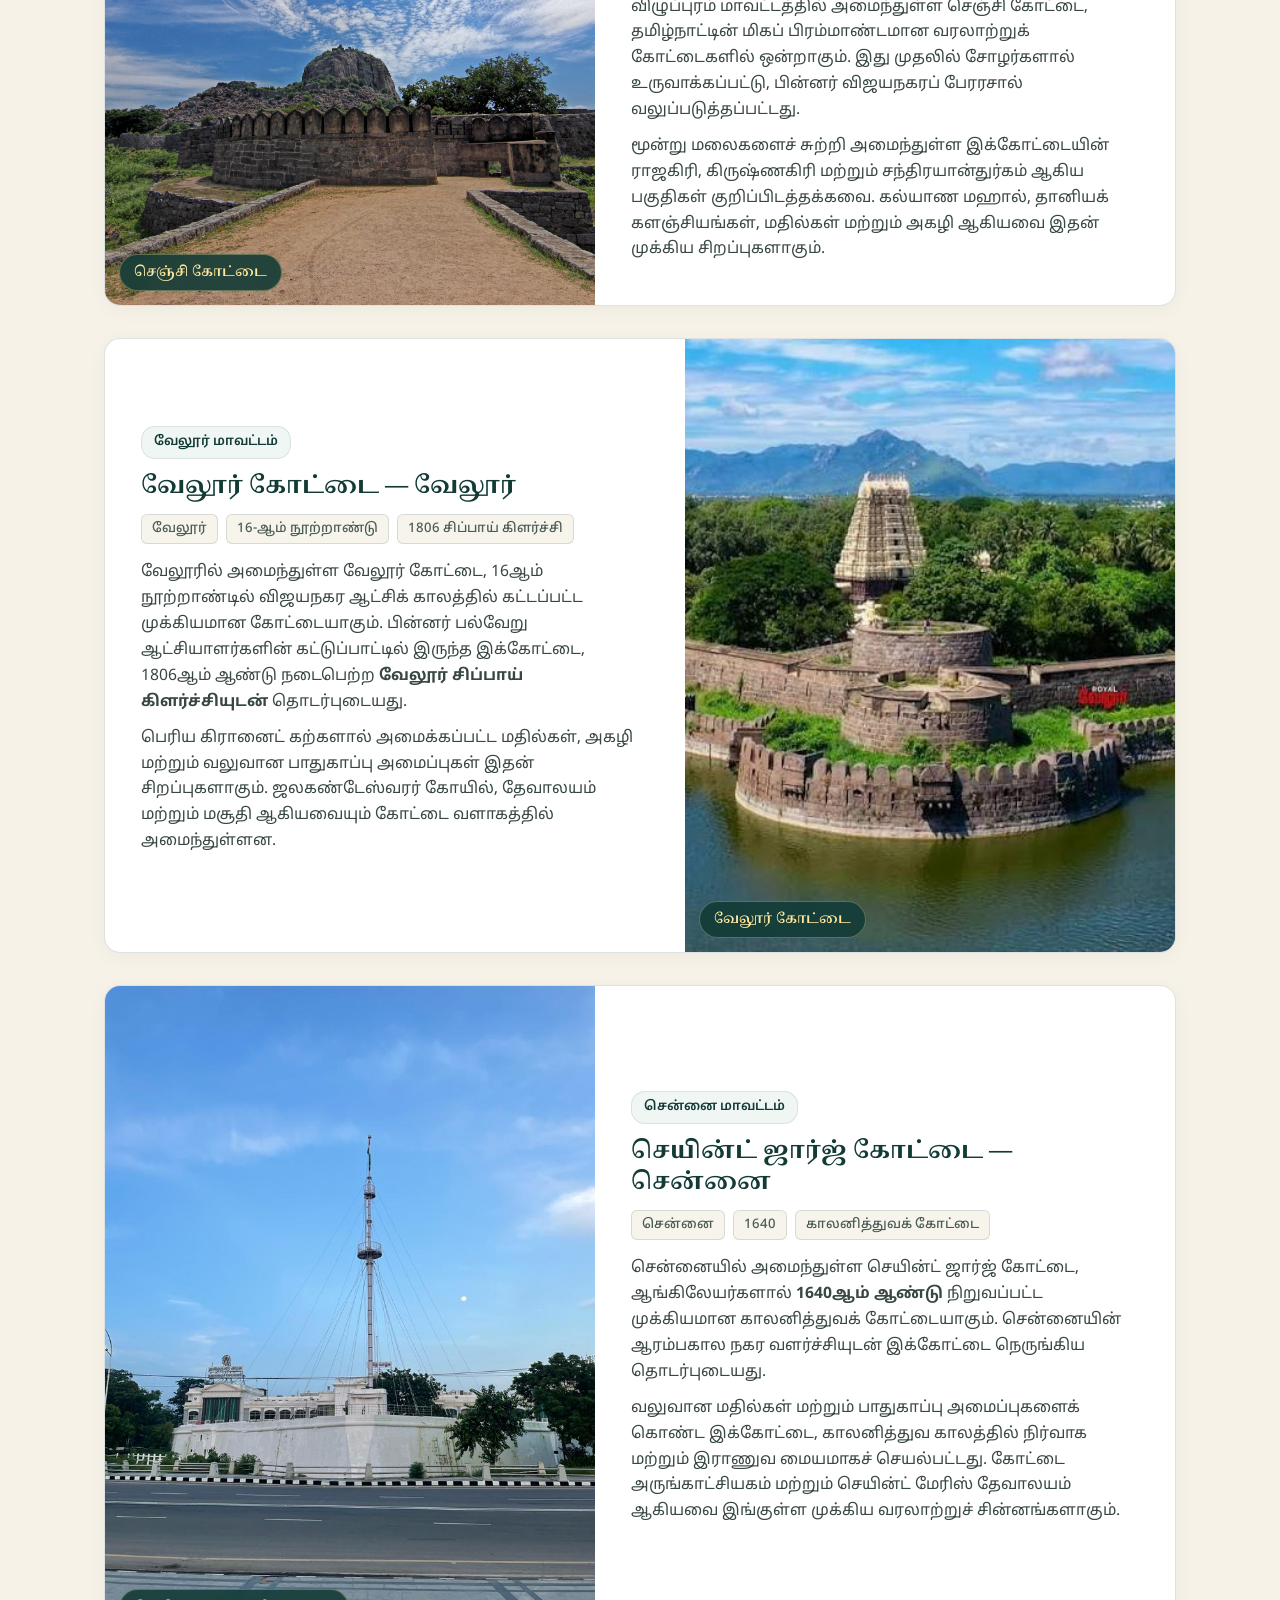
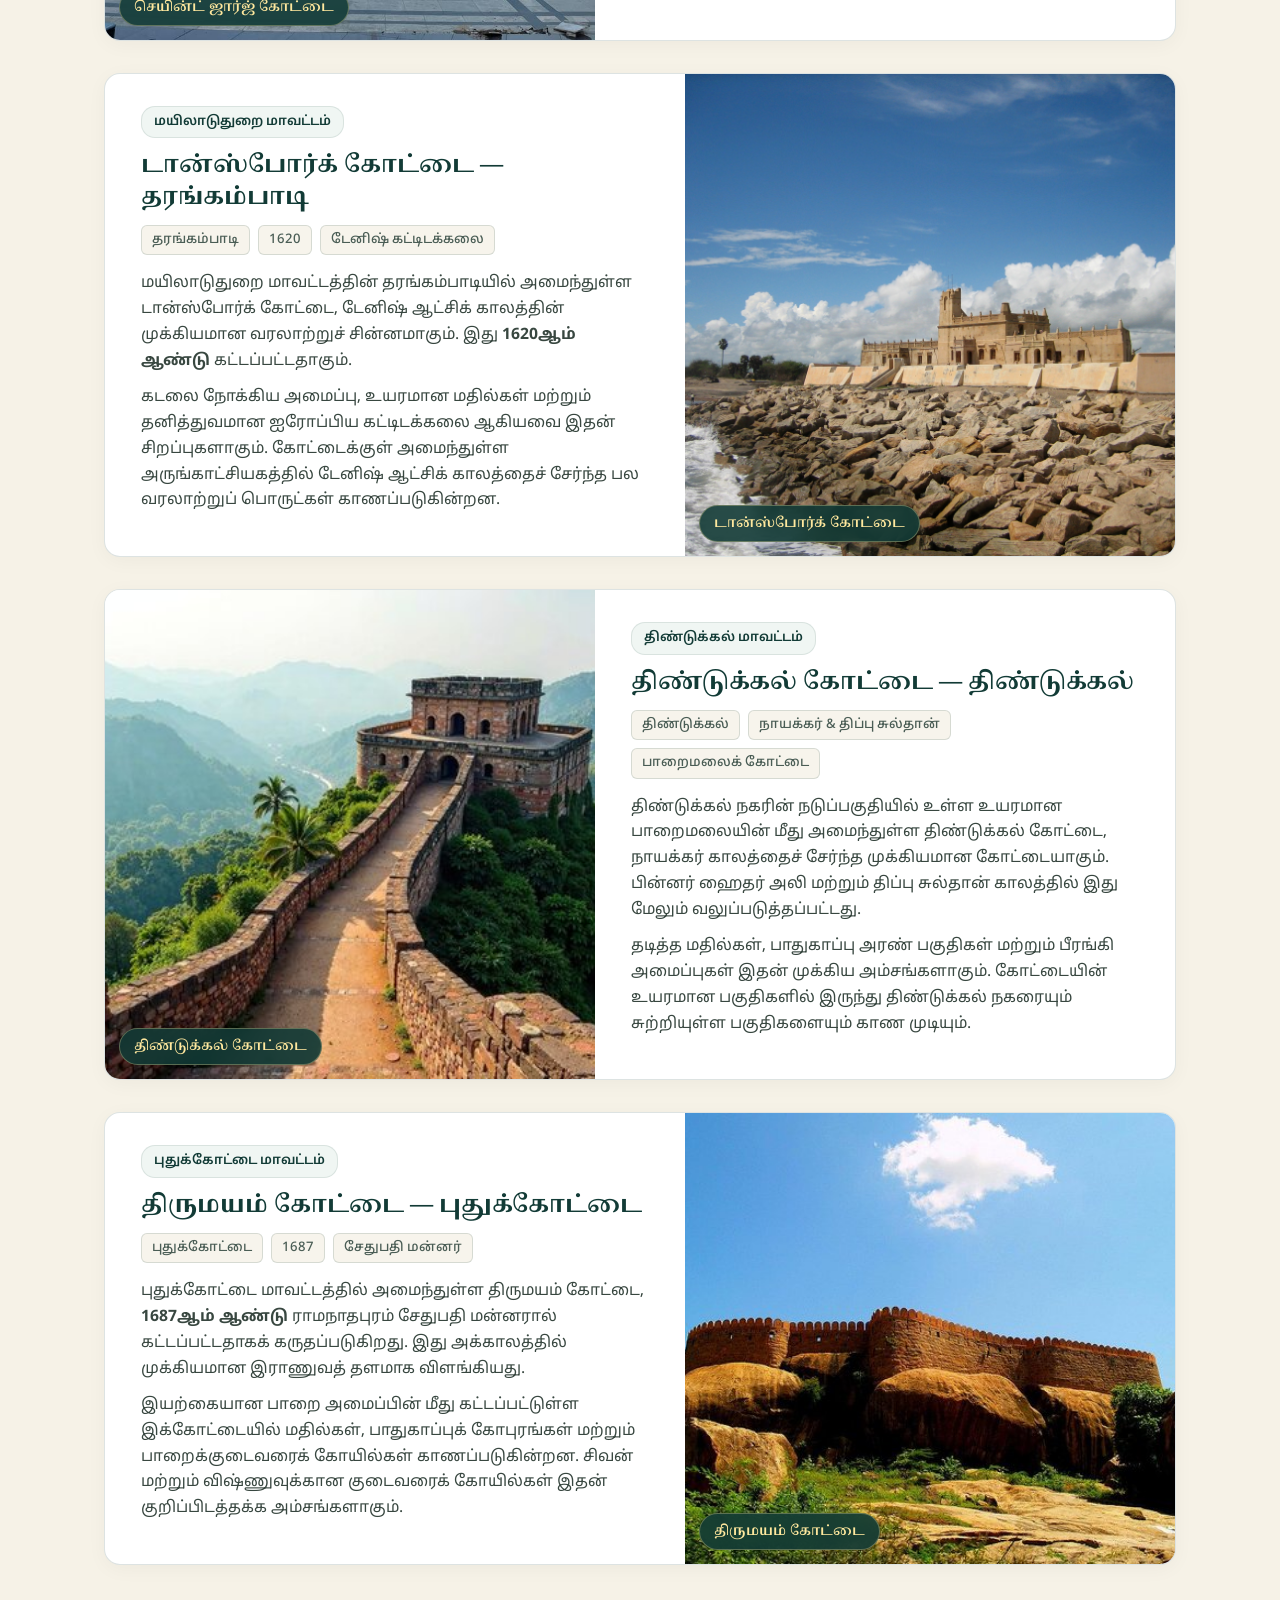
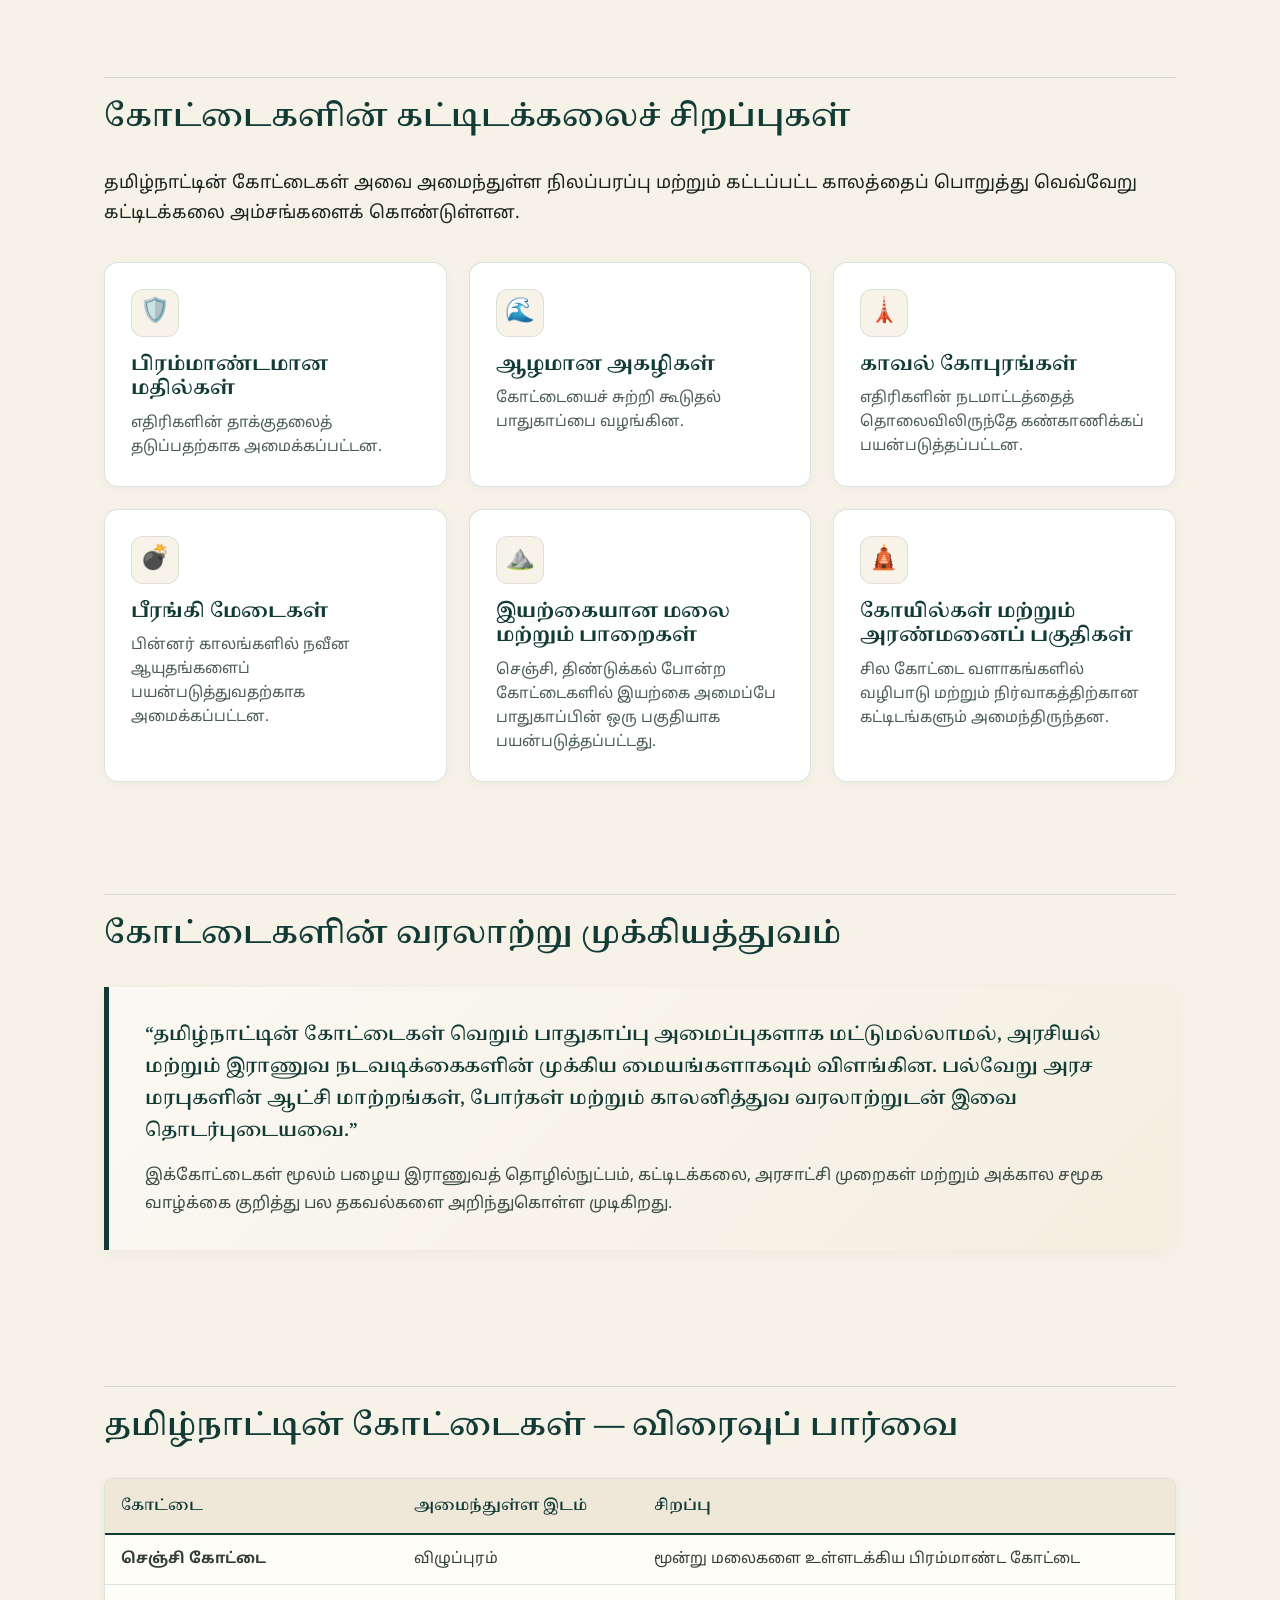
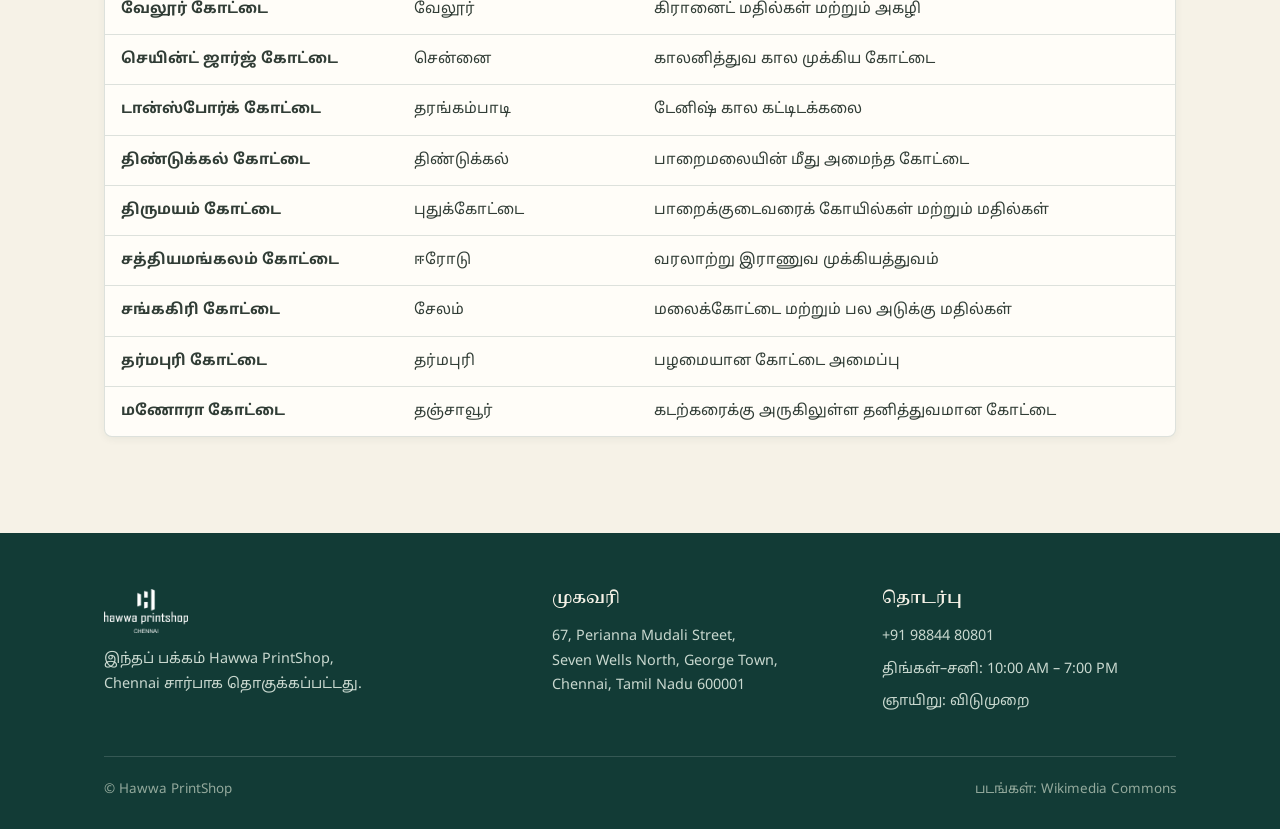
<file: forts.html>
<!DOCTYPE html>
<html lang="ta">

<head>
    <meta charset="UTF-8">
    <meta name="viewport" content="width=device-width, initial-scale=1.0">
    <title>தமிழ்நாட்டின் கோட்டைகள் — Hawwa PrintShop</title>
    <link rel="preconnect" href="https://fonts.googleapis.com">
    <link rel="preconnect" href="https://fonts.gstatic.com" crossorigin>
    <link
        href="https://fonts.googleapis.com/css2?family=Noto+Serif+Tamil:wght@500;600;700&family=Noto+Sans+Tamil:wght@400;500;600&display=swap"
        rel="stylesheet">
    <link rel="stylesheet" href="styles.css">
</head>

<body>

    <header>
        <div class="header-inner">
         

            <nav class="desktop-nav">
                <div class="nav-dropdown">
                    <a href="forts.html" class="dropdown-toggle active">
                        கோட்டைகள்
                        <svg class="dropdown-arrow" viewBox="0 0 24 24" width="14" height="14">
                            <path d="M7 10l5 5 5-5z" />
                        </svg>
                    </a>
                    <div class="dropdown-menu">
                        <a href="index.html">அணைகள் (Dams)</a>
                        <a href="rivers.html">ஆறுகள் (Rivers)</a>
                        <a href="falls.html">அருவிகள் (Waterfalls)</a>
                        <a href="forests.html">காடுகள் (Forests)</a>
                        <a href="mountains.html">மலைகள் (Mountains)</a>
                        <a href="lakes.html">ஏரிகள் (Lakes)</a>
                        <a href="beach.html">கடற்கரைகள் (Beaches)</a>
                        <a href="sanctuaries.html">சரணாலயங்கள் (Sanctuaries)</a>
                        <a href="islands.html">தீவுகள் (Islands)</a>
                        <a href="ports.html">துறைமுகங்கள் (Ports)</a>
                        <a href="palaces.html">அரண்மனைகள் (Palaces)</a>
                        <a href="forts.html" class="active">கோட்டைகள் (Forts)</a>
                    </div>
                </div>
                <a href="#intro">அறிமுகம்</a>
                <a href="#profiles">கோட்டைகள்</a>
                <a href="#architecture">கட்டிடக்கலை</a>
                <a href="#history">வரலாறு</a>
                <a href="#table">பட்டியல்</a>
            </nav>

            <button class="mobile-toggle" aria-label="பட்டி திற" aria-expanded="false">
                <svg viewBox="0 0 24 24">
                    <path d="M3 18h18v-2H3v2zm0-5h18v-2H3v2zm0-7v2h18V6H3z" />
                </svg>
            </button>
        </div>
    </header>

    <div class="drawer-backdrop"></div>
    <div class="mobile-drawer" role="dialog" aria-modal="true">
        <div class="drawer-header">
            <div class="brand">
                <a href="index.html"><img src="assets/hawwa-logo.png" alt="Hawwa PrintShop"></a>
            </div>
            <button class="drawer-close" aria-label="மூடு">&times;</button>
        </div>
        <div class="drawer-nav">
            <div class="drawer-section-title">பிரிவுகள்</div>
            <div class="mobile-cat-accordion">
                <button class="mobile-cat-toggle" aria-expanded="false">
                    <span>வகைகள் (Categories)</span>
                    <svg class="dropdown-arrow" viewBox="0 0 24 24" width="14" height="14">
                        <path d="M7 10l5 5 5-5z" />
                    </svg>
                </button>
                <div class="mobile-cat-content">
                    <a href="index.html">அணைகள் (Dams)</a>
                    <a href="rivers.html">ஆறுகள் (Rivers)</a>
                    <a href="falls.html">அருவிகள் (Waterfalls)</a>
                    <a href="forests.html">காடுகள் (Forests)</a>
                    <a href="mountains.html">மலைகள் (Mountains)</a>
                    <a href="lakes.html">ஏரிகள் (Lakes)</a>
                    <a href="beach.html">கடற்கரைகள் (Beaches)</a>
                    <a href="sanctuaries.html">சரணாலயங்கள் (Sanctuaries)</a>
                    <a href="islands.html">தீவுகள் (Islands)</a>
                    <a href="ports.html">துறைமுகங்கள் (Ports)</a>
                    <a href="palaces.html">அரண்மனைகள் (Palaces)</a>
                    <a href="forts.html" class="active">கோட்டைகள் (Forts)</a>
                </div>
            </div>
            <div class="drawer-section-title">பக்கத்தின் பகுதிகள்</div>
            <a href="#intro">அறிமுகம்</a>
            <a href="#profiles">கோட்டைகள்</a>
            <a href="#architecture">கட்டிடக்கலை</a>
            <a href="#history">வரலாறு</a>
            <a href="#table">பட்டியல்</a>
        </div>
    </div>

    <section class="hero" id="intro">
        <div class="hero-media">
            <img src="assets/hero-fort.jpg" alt="தமிழ்நாட்டின் கோட்டைகள்">
        </div>
        <div class="hero-content">
            <span class="eyebrow-tag">இராணுவம் & பாதுகாப்பு</span>
            <h1>தமிழ்நாட்டின் கோட்டைகள்</h1>
            <p class="lede">தமிழ்நாடு பழமையான அரச மரபுகளையும், போர் மற்றும் பாதுகாப்பு முறைகளையும் எடுத்துக்காட்டும் பல
                வரலாற்றுச் சிறப்புமிக்க கோட்டைகளைக் கொண்டுள்ளது. சோழர், பாண்டியர், நாயக்கர், விஜயநகரப் பேரரசு,
                மராட்டியர் மற்றும் ஐரோப்பிய காலனித்துவ ஆட்சியாளர்களின் காலங்களில் இக்கோட்டைகள் முக்கியத்துவம் பெற்றன.
            </p>
            <p class="lede" style="margin-top: 10px;">இக்கோட்டைகள் அக்கால இராணுவத் திட்டமிடல், கட்டிடக்கலை, அரசியல்
                வரலாறு மற்றும் பாதுகாப்பு முறைகளை அறிந்துகொள்ள உதவுகின்றன.</p>
        </div>
        <svg class="wavecut" viewBox="0 0 1200 60" preserveAspectRatio="none">
            <path d="M0,30 C 200,60 400,0 600,30 C 800,60 1000,0 1200,30 L1200,60 L0,60 Z" fill="#f6f2e7"></path>
        </svg>
    </section>

    <!-- Premium Stat Highlight Banner -->
    <div class="wrap" style="margin-top: 2rem;">
        <div class="palace-hero-banner">
            <div>
                <div class="palace-hero-stat-num">30+</div>
                <div class="palace-hero-stat-label">வரலாற்றுக் கோட்டைகள்</div>
            </div>
            <div class="palace-hero-info">
                <p>தமிழ்நாட்டில் <strong>30-க்கும் மேற்பட்ட வரலாற்றுச் சிறப்புமிக்க கோட்டைகள்</strong> உள்ளதாகக்
                    குறிப்பிடப்படுகிறது. அவற்றில் சுமார் <strong>10 முதல் 12 கோட்டைகள்</strong> முக்கியமான மற்றும்
                    கட்டிடக்கலை ரீதியாக குறிப்பிடத்தக்க கோட்டைகளாகக் கருதப்படுகின்றன. செஞ்சி, வேலூர், திண்டுக்கல்,
                    திருமயம் மற்றும் தரங்கம்பாடி போன்ற கோட்டைகள் கட்டிடக்கலை மற்றும் வரலாற்று முக்கியத்துவம்
                    வாய்ந்தவையாகும். சென்னையின் செயின்ட் ஜார்ஜ் கோட்டை, தமிழ்நாட்டின் காலனித்துவ வரலாற்றிலும் முக்கிய
                    இடம் பெற்றுள்ளது.</p>
                <p class="table-note">குறிப்பு: இங்கு குறிப்பிடப்படும் 10 பகுதிகள், இந்தப் பக்கத்தில் விரிவாகக்
                    குறிப்பிடப்படும் முக்கியமான கோட்டைகளின் பட்டியல் மட்டுமே. இது தமிழ்நாட்டில் உள்ள அனைத்து கோட்டைகளின்
                    மொத்த எண்ணிக்கை அல்ல.</p>
            </div>
        </div>
    </div>

    <section id="profiles">
        <div class="wrap">
            <div class="section-head">
                <h2>புகழ்பெற்ற கோட்டைகள்</h2>
            </div>

            <div class="palace-grid">
                <!-- 1. செஞ்சி கோட்டை -->
                <div class="palace-card">
                    <div class="palace-card-media">
                        <img src="assets/fort-gingee.jpg" alt="செஞ்சி கோட்டை — விழுப்புரம்">
                        <div class="palace-card-badge">செஞ்சி கோட்டை</div>
                    </div>
                    <div class="palace-card-content">
                        <span class="palace-tag">விழுப்புரம் மாவட்டம்</span>
                        <h3>செஞ்சி கோட்டை — விழுப்புரம்</h3>
                        <div class="palace-meta-pills">
                            <span class="palace-meta-pill">விழுப்புரம்</span>
                            <span class="palace-meta-pill">சோழர் & விஜயநகரம்</span>
                            <span class="palace-meta-pill">3 மலைக் கோட்டை</span>
                        </div>
                        <p>விழுப்புரம் மாவட்டத்தில் அமைந்துள்ள செஞ்சி கோட்டை, தமிழ்நாட்டின் மிகப் பிரம்மாண்டமான
                            வரலாற்றுக் கோட்டைகளில் ஒன்றாகும். இது முதலில் சோழர்களால் உருவாக்கப்பட்டு, பின்னர் விஜயநகரப்
                            பேரரசால் வலுப்படுத்தப்பட்டது.</p>
                        <p>மூன்று மலைகளைச் சுற்றி அமைந்துள்ள இக்கோட்டையின் ராஜகிரி, கிருஷ்ணகிரி மற்றும்
                            சந்திரயான்துர்கம் ஆகிய பகுதிகள் குறிப்பிடத்தக்கவை. கல்யாண மஹால், தானியக் களஞ்சியங்கள்,
                            மதில்கள் மற்றும் அகழி ஆகியவை இதன் முக்கிய சிறப்புகளாகும்.</p>
                    </div>
                </div>

                <!-- 2. வேலூர் கோட்டை -->
                <div class="palace-card rev">
                    <div class="palace-card-media">
                        <img src="assets/fort-vellore.jpg" alt="வேலூர் கோட்டை — வேலூர்">
                        <div class="palace-card-badge">வேலூர் கோட்டை</div>
                    </div>
                    <div class="palace-card-content">
                        <span class="palace-tag">வேலூர் மாவட்டம்</span>
                        <h3>வேலூர் கோட்டை — வேலூர்</h3>
                        <div class="palace-meta-pills">
                            <span class="palace-meta-pill">வேலூர்</span>
                            <span class="palace-meta-pill">16-ஆம் நூற்றாண்டு</span>
                            <span class="palace-meta-pill">1806 சிப்பாய் கிளர்ச்சி</span>
                        </div>
                        <p>வேலூரில் அமைந்துள்ள வேலூர் கோட்டை, 16ஆம் நூற்றாண்டில் விஜயநகர ஆட்சிக் காலத்தில் கட்டப்பட்ட
                            முக்கியமான கோட்டையாகும். பின்னர் பல்வேறு ஆட்சியாளர்களின் கட்டுப்பாட்டில் இருந்த இக்கோட்டை,
                            1806ஆம் ஆண்டு நடைபெற்ற <strong>வேலூர் சிப்பாய் கிளர்ச்சியுடன்</strong> தொடர்புடையது.</p>
                        <p>பெரிய கிரானைட் கற்களால் அமைக்கப்பட்ட மதில்கள், அகழி மற்றும் வலுவான பாதுகாப்பு அமைப்புகள் இதன்
                            சிறப்புகளாகும். ஜலகண்டேஸ்வரர் கோயில், தேவாலயம் மற்றும் மசூதி ஆகியவையும் கோட்டை வளாகத்தில்
                            அமைந்துள்ளன.</p>
                    </div>
                </div>

                <!-- 3. செயின்ட் ஜார்ஜ் கோட்டை -->
                <div class="palace-card">
                    <div class="palace-card-media">
                        <img src="assets/fort-st-george.jpg" alt="செயின்ட் ஜார்ஜ் கோட்டை — சென்னை">
                        <div class="palace-card-badge">செயின்ட் ஜார்ஜ் கோட்டை</div>
                    </div>
                    <div class="palace-card-content">
                        <span class="palace-tag">சென்னை மாவட்டம்</span>
                        <h3>செயின்ட் ஜார்ஜ் கோட்டை — சென்னை</h3>
                        <div class="palace-meta-pills">
                            <span class="palace-meta-pill">சென்னை</span>
                            <span class="palace-meta-pill">1640</span>
                            <span class="palace-meta-pill">காலனித்துவக் கோட்டை</span>
                        </div>
                        <p>சென்னையில் அமைந்துள்ள செயின்ட் ஜார்ஜ் கோட்டை, ஆங்கிலேயர்களால் <strong>1640ஆம் ஆண்டு</strong>
                            நிறுவப்பட்ட முக்கியமான காலனித்துவக் கோட்டையாகும். சென்னையின் ஆரம்பகால நகர வளர்ச்சியுடன்
                            இக்கோட்டை நெருங்கிய தொடர்புடையது.</p>
                        <p>வலுவான மதில்கள் மற்றும் பாதுகாப்பு அமைப்புகளைக் கொண்ட இக்கோட்டை, காலனித்துவ காலத்தில் நிர்வாக
                            மற்றும் இராணுவ மையமாகச் செயல்பட்டது. கோட்டை அருங்காட்சியகம் மற்றும் செயின்ட் மேரிஸ் தேவாலயம்
                            ஆகியவை இங்குள்ள முக்கிய வரலாற்றுச் சின்னங்களாகும்.</p>
                    </div>
                </div>

                <!-- 4. டான்ஸ்போர்க் கோட்டை -->
                <div class="palace-card rev">
                    <div class="palace-card-media">
                        <img src="assets/fort-dansborg.jpg" alt="டான்ஸ்போர்க் கோட்டை — தரங்கம்பாடி">
                        <div class="palace-card-badge">டான்ஸ்போர்க் கோட்டை</div>
                    </div>
                    <div class="palace-card-content">
                        <span class="palace-tag">மயிலாடுதுறை மாவட்டம்</span>
                        <h3>டான்ஸ்போர்க் கோட்டை — தரங்கம்பாடி</h3>
                        <div class="palace-meta-pills">
                            <span class="palace-meta-pill">தரங்கம்பாடி</span>
                            <span class="palace-meta-pill">1620</span>
                            <span class="palace-meta-pill">டேனிஷ் கட்டிடக்கலை</span>
                        </div>
                        <p>மயிலாடுதுறை மாவட்டத்தின் தரங்கம்பாடியில் அமைந்துள்ள டான்ஸ்போர்க் கோட்டை, டேனிஷ் ஆட்சிக்
                            காலத்தின் முக்கியமான வரலாற்றுச் சின்னமாகும். இது <strong>1620ஆம் ஆண்டு</strong>
                            கட்டப்பட்டதாகும்.</p>
                        <p>கடலை நோக்கிய அமைப்பு, உயரமான மதில்கள் மற்றும் தனித்துவமான ஐரோப்பிய கட்டிடக்கலை ஆகியவை இதன்
                            சிறப்புகளாகும். கோட்டைக்குள் அமைந்துள்ள அருங்காட்சியகத்தில் டேனிஷ் ஆட்சிக் காலத்தைச் சேர்ந்த
                            பல வரலாற்றுப் பொருட்கள் காணப்படுகின்றன.</p>
                    </div>
                </div>

                <!-- 5. திண்டுக்கல் கோட்டை -->
                <div class="palace-card">
                    <div class="palace-card-media">
                        <img src="assets/fort-dindigul.jpg" alt="திண்டுக்கல் கோட்டை — திண்டுக்கல்">
                        <div class="palace-card-badge">திண்டுக்கல் கோட்டை</div>
                    </div>
                    <div class="palace-card-content">
                        <span class="palace-tag">திண்டுக்கல் மாவட்டம்</span>
                        <h3>திண்டுக்கல் கோட்டை — திண்டுக்கல்</h3>
                        <div class="palace-meta-pills">
                            <span class="palace-meta-pill">திண்டுக்கல்</span>
                            <span class="palace-meta-pill">நாயக்கர் & திப்பு சுல்தான்</span>
                            <span class="palace-meta-pill">பாறைமலைக் கோட்டை</span>
                        </div>
                        <p>திண்டுக்கல் நகரின் நடுப்பகுதியில் உள்ள உயரமான பாறைமலையின் மீது அமைந்துள்ள திண்டுக்கல் கோட்டை,
                            நாயக்கர் காலத்தைச் சேர்ந்த முக்கியமான கோட்டையாகும். பின்னர் ஹைதர் அலி மற்றும் திப்பு
                            சுல்தான் காலத்தில் இது மேலும் வலுப்படுத்தப்பட்டது.</p>
                        <p>தடித்த மதில்கள், பாதுகாப்பு அரண் பகுதிகள் மற்றும் பீரங்கி அமைப்புகள் இதன் முக்கிய
                            அம்சங்களாகும். கோட்டையின் உயரமான பகுதிகளில் இருந்து திண்டுக்கல் நகரையும் சுற்றியுள்ள
                            பகுதிகளையும் காண முடியும்.</p>
                    </div>
                </div>

                <!-- 6. திருமயம் கோட்டை -->
                <div class="palace-card rev">
                    <div class="palace-card-media">
                        <img src="assets/fort-thirumayam.jpg" alt="திருமயம் கோட்டை — புதுக்கோட்டை">
                        <div class="palace-card-badge">திருமயம் கோட்டை</div>
                    </div>
                    <div class="palace-card-content">
                        <span class="palace-tag">புதுக்கோட்டை மாவட்டம்</span>
                        <h3>திருமயம் கோட்டை — புதுக்கோட்டை</h3>
                        <div class="palace-meta-pills">
                            <span class="palace-meta-pill">புதுக்கோட்டை</span>
                            <span class="palace-meta-pill">1687</span>
                            <span class="palace-meta-pill">சேதுபதி மன்னர்</span>
                        </div>
                        <p>புதுக்கோட்டை மாவட்டத்தில் அமைந்துள்ள திருமயம் கோட்டை, <strong>1687ஆம் ஆண்டு</strong>
                            ராமநாதபுரம் சேதுபதி மன்னரால் கட்டப்பட்டதாகக் கருதப்படுகிறது. இது அக்காலத்தில் முக்கியமான
                            இராணுவத் தளமாக விளங்கியது.</p>
                        <p>இயற்கையான பாறை அமைப்பின் மீது கட்டப்பட்டுள்ள இக்கோட்டையில் மதில்கள், பாதுகாப்புக் கோபுரங்கள்
                            மற்றும் பாறைக்குடைவரைக் கோயில்கள் காணப்படுகின்றன. சிவன் மற்றும் விஷ்ணுவுக்கான குடைவரைக்
                            கோயில்கள் இதன் குறிப்பிடத்தக்க அம்சங்களாகும்.</p>
                    </div>
                </div>
            </div>
        </div>
    </section>

    <section id="architecture">
        <div class="wrap">
            <div class="section-head">
                <h2>கோட்டைகளின் கட்டிடக்கலைச் சிறப்புகள்</h2>
            </div>
            <p style="margin-bottom: 2rem; font-size: 1.1rem; color: var(--color-muted);">தமிழ்நாட்டின் கோட்டைகள் அவை
                அமைந்துள்ள நிலப்பரப்பு மற்றும் கட்டப்பட்ட காலத்தைப் பொறுத்து வெவ்வேறு கட்டிடக்கலை அம்சங்களைக்
                கொண்டுள்ளன.</p>

            <div class="arch-grid">
                <div class="arch-card">
                    <div class="arch-icon-wrap">🛡️</div>
                    <h3>பிரம்மாண்டமான மதில்கள்</h3>
                    <p>எதிரிகளின் தாக்குதலைத் தடுப்பதற்காக அமைக்கப்பட்டன.</p>
                </div>
                <div class="arch-card">
                    <div class="arch-icon-wrap">🌊</div>
                    <h3>ஆழமான அகழிகள்</h3>
                    <p>கோட்டையைச் சுற்றி கூடுதல் பாதுகாப்பை வழங்கின.</p>
                </div>
                <div class="arch-card">
                    <div class="arch-icon-wrap">🗼</div>
                    <h3>காவல் கோபுரங்கள்</h3>
                    <p>எதிரிகளின் நடமாட்டத்தைத் தொலைவிலிருந்தே கண்காணிக்கப் பயன்படுத்தப்பட்டன.</p>
                </div>
                <div class="arch-card">
                    <div class="arch-icon-wrap">💣</div>
                    <h3>பீரங்கி மேடைகள்</h3>
                    <p>பின்னர் காலங்களில் நவீன ஆயுதங்களைப் பயன்படுத்துவதற்காக அமைக்கப்பட்டன.</p>
                </div>
                <div class="arch-card">
                    <div class="arch-icon-wrap">⛰️</div>
                    <h3>இயற்கையான மலை மற்றும் பாறைகள்</h3>
                    <p>செஞ்சி, திண்டுக்கல் போன்ற கோட்டைகளில் இயற்கை அமைப்பே பாதுகாப்பின் ஒரு பகுதியாக
                        பயன்படுத்தப்பட்டது.</p>
                </div>
                <div class="arch-card">
                    <div class="arch-icon-wrap">🛕</div>
                    <h3>கோயில்கள் மற்றும் அரண்மனைப் பகுதிகள்</h3>
                    <p>சில கோட்டை வளாகங்களில் வழிபாடு மற்றும் நிர்வாகத்திற்கான கட்டிடங்களும் அமைந்திருந்தன.</p>
                </div>
            </div>
        </div>
    </section>

    <section id="history">
        <div class="wrap">
            <div class="section-head">
                <h2>கோட்டைகளின் வரலாற்று முக்கியத்துவம்</h2>
            </div>
            <div class="heritage-box">
                <p class="heritage-quote">“தமிழ்நாட்டின் கோட்டைகள் வெறும் பாதுகாப்பு அமைப்புகளாக மட்டுமல்லாமல், அரசியல்
                    மற்றும் இராணுவ நடவடிக்கைகளின் முக்கிய மையங்களாகவும் விளங்கின. பல்வேறு அரச மரபுகளின் ஆட்சி
                    மாற்றங்கள், போர்கள் மற்றும் காலனித்துவ வரலாற்றுடன் இவை தொடர்புடையவை.”</p>
                <p class="heritage-desc">இக்கோட்டைகள் மூலம் பழைய இராணுவத் தொழில்நுட்பம், கட்டிடக்கலை, அரசாட்சி முறைகள்
                    மற்றும் அக்கால சமூக வாழ்க்கை குறித்து பல தகவல்களை அறிந்துகொள்ள முடிகிறது.</p>
            </div>
        </div>
    </section>

    <section id="table">
        <div class="wrap">
            <div class="section-head">
                <h2>தமிழ்நாட்டின் கோட்டைகள் — விரைவுப் பார்வை</h2>
            </div>
            <div class="table-responsive">
                <table class="data-table">
                    <thead>
                        <tr>
                            <th>கோட்டை</th>
                            <th>அமைந்துள்ள இடம்</th>
                            <th>சிறப்பு</th>
                        </tr>
                    </thead>
                    <tbody>
                        <tr>
                            <td><strong>செஞ்சி கோட்டை</strong></td>
                            <td>விழுப்புரம்</td>
                            <td>மூன்று மலைகளை உள்ளடக்கிய பிரம்மாண்ட கோட்டை</td>
                        </tr>
                        <tr>
                            <td><strong>வேலூர் கோட்டை</strong></td>
                            <td>வேலூர்</td>
                            <td>கிரானைட் மதில்கள் மற்றும் அகழி</td>
                        </tr>
                        <tr>
                            <td><strong>செயின்ட் ஜார்ஜ் கோட்டை</strong></td>
                            <td>சென்னை</td>
                            <td>காலனித்துவ கால முக்கிய கோட்டை</td>
                        </tr>
                        <tr>
                            <td><strong>டான்ஸ்போர்க் கோட்டை</strong></td>
                            <td>தரங்கம்பாடி</td>
                            <td>டேனிஷ் கால கட்டிடக்கலை</td>
                        </tr>
                        <tr>
                            <td><strong>திண்டுக்கல் கோட்டை</strong></td>
                            <td>திண்டுக்கல்</td>
                            <td>பாறைமலையின் மீது அமைந்த கோட்டை</td>
                        </tr>
                        <tr>
                            <td><strong>திருமயம் கோட்டை</strong></td>
                            <td>புதுக்கோட்டை</td>
                            <td>பாறைக்குடைவரைக் கோயில்கள் மற்றும் மதில்கள்</td>
                        </tr>
                        <tr>
                            <td><strong>சத்தியமங்கலம் கோட்டை</strong></td>
                            <td>ஈரோடு</td>
                            <td>வரலாற்று இராணுவ முக்கியத்துவம்</td>
                        </tr>
                        <tr>
                            <td><strong>சங்ககிரி கோட்டை</strong></td>
                            <td>சேலம்</td>
                            <td>மலைக்கோட்டை மற்றும் பல அடுக்கு மதில்கள்</td>
                        </tr>
                        <tr>
                            <td><strong>தர்மபுரி கோட்டை</strong></td>
                            <td>தர்மபுரி</td>
                            <td>பழமையான கோட்டை அமைப்பு</td>
                        </tr>
                        <tr>
                            <td><strong>மணோரா கோட்டை</strong></td>
                            <td>தஞ்சாவூர்</td>
                            <td>கடற்கரைக்கு அருகிலுள்ள தனித்துவமான கோட்டை</td>
                        </tr>
                    </tbody>
                </table>
            </div>
        </div>
    </section>

    <footer>
        <div class="wrap">
            <div class="foot-grid">
                <div class="foot-brand">
                    <img src="assets/hawwa-logo.png" alt="Hawwa PrintShop">
                    <p>இந்தப் பக்கம் Hawwa PrintShop, Chennai சார்பாக தொகுக்கப்பட்டது.</p>
                </div>
                <div>
                    <h4>முகவரி</h4>
                    <address>67, Perianna Mudali Street,<br>Seven Wells North, George Town,<br>Chennai, Tamil Nadu
                        600001
                    </address>
                </div>
                <div>
                    <h4>தொடர்பு</h4>
                    <p>+91 98844 80801</p>
                    <p>திங்கள்–சனி: 10:00 AM – 7:00 PM</p>
                    <p>ஞாயிறு: விடுமுறை</p>
                </div>
            </div>
            <div class="foot-bottom">
                <span>© Hawwa PrintShop</span>
                <span>படங்கள்: Wikimedia Commons</span>
            </div>
        </div>
    </footer>

    <script src="main.js"></script>
</body>

</html>
</file>
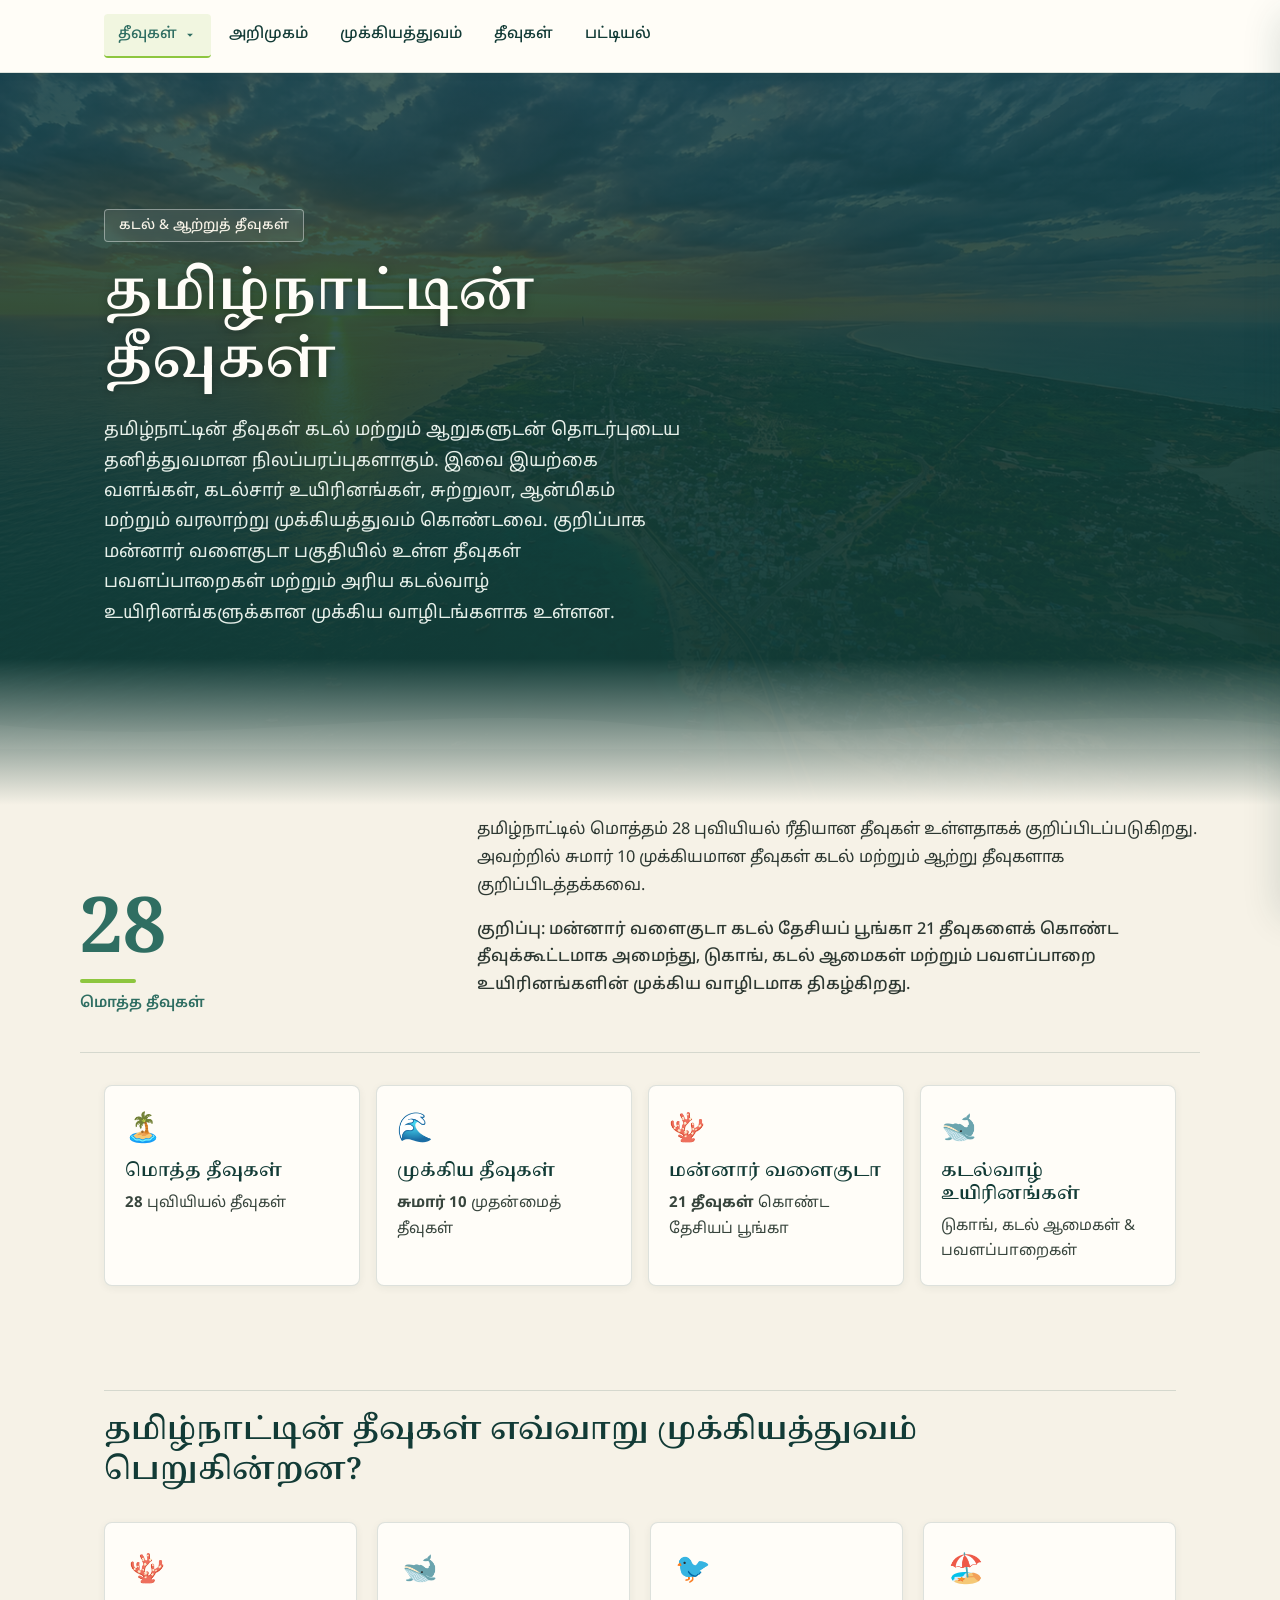
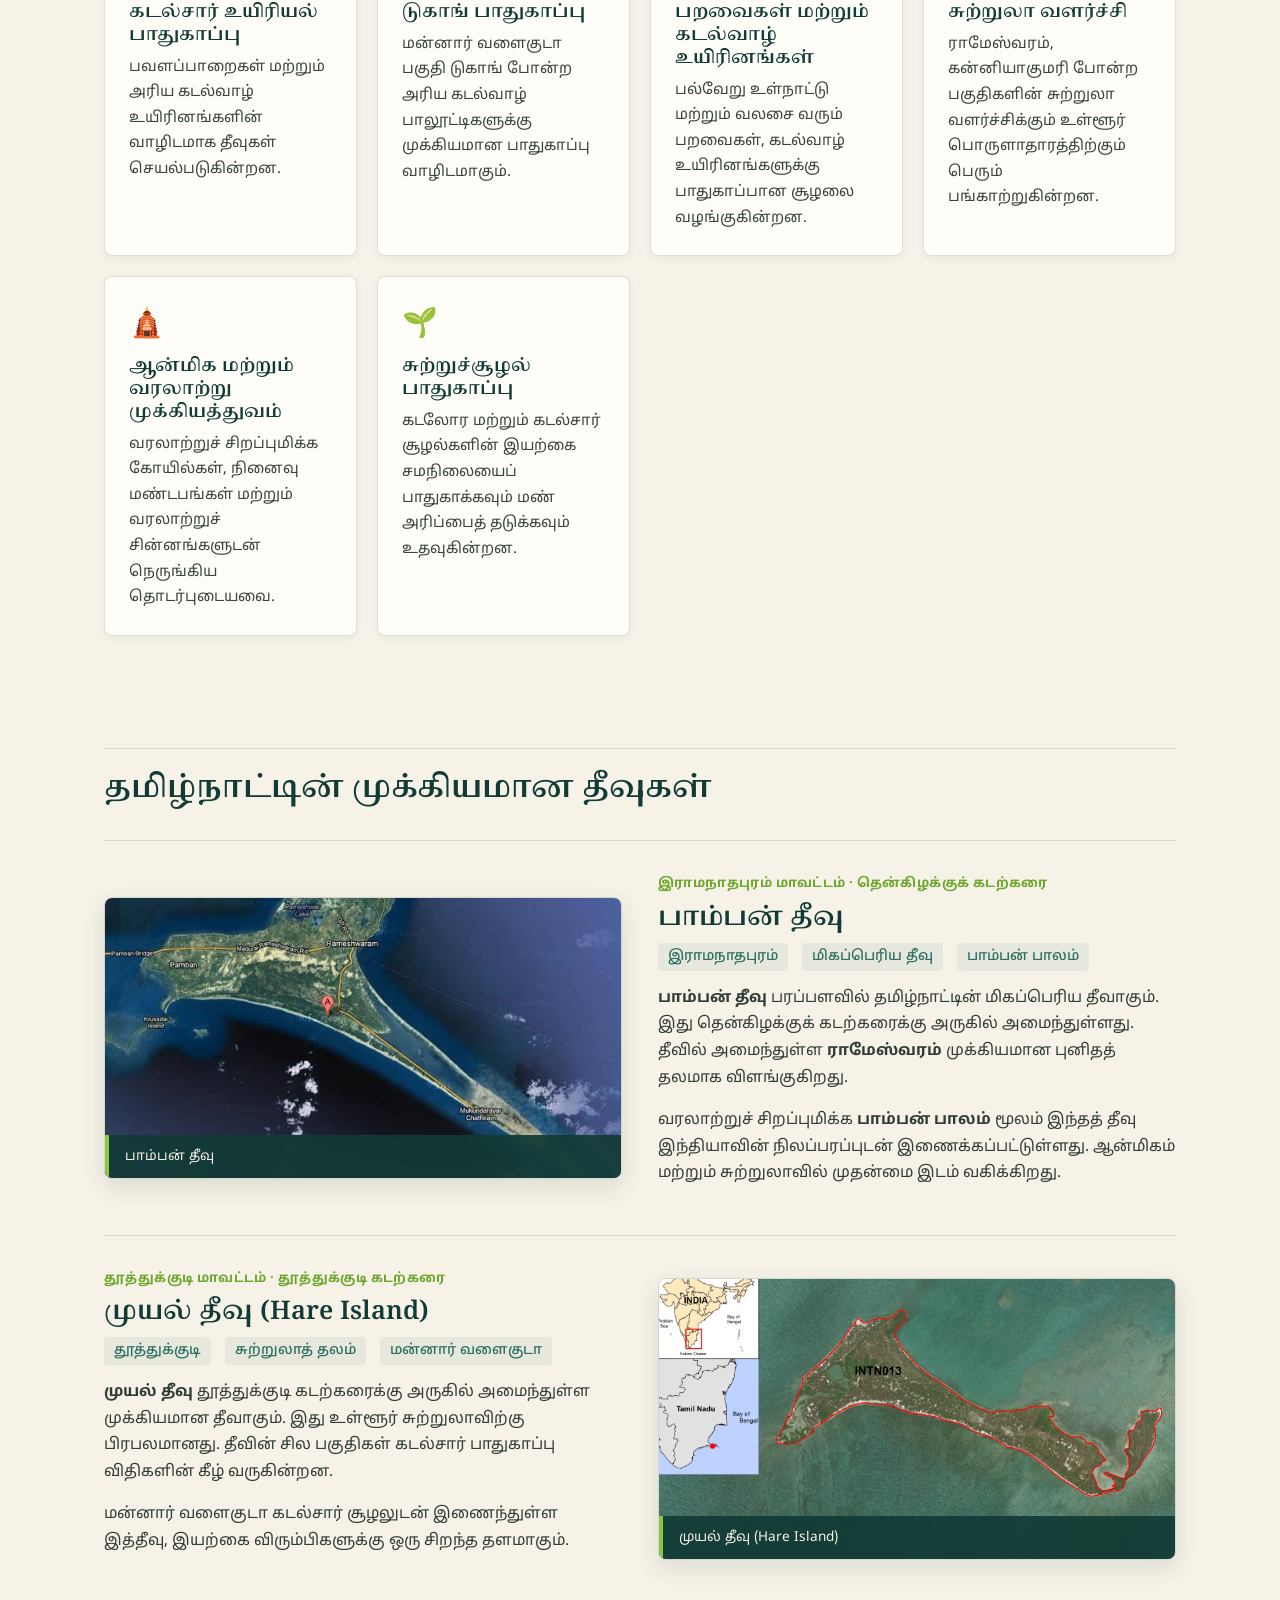
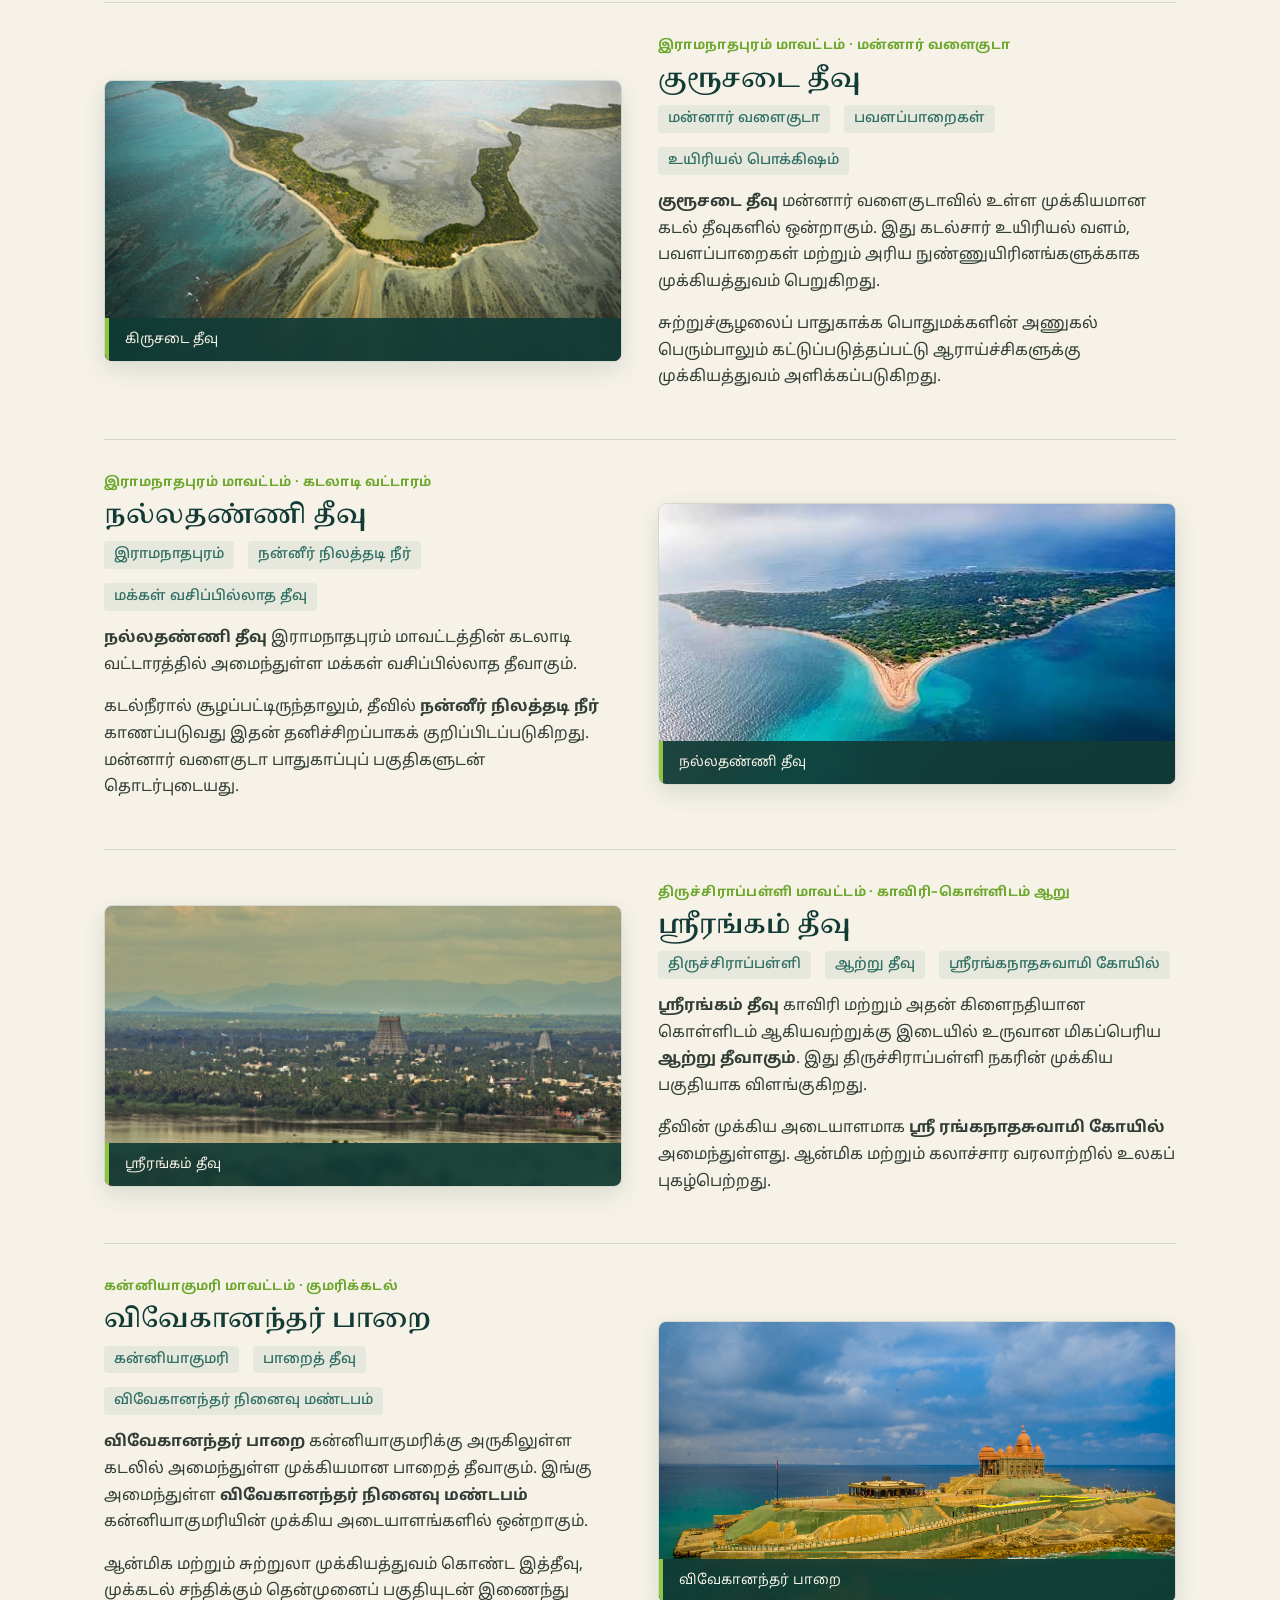
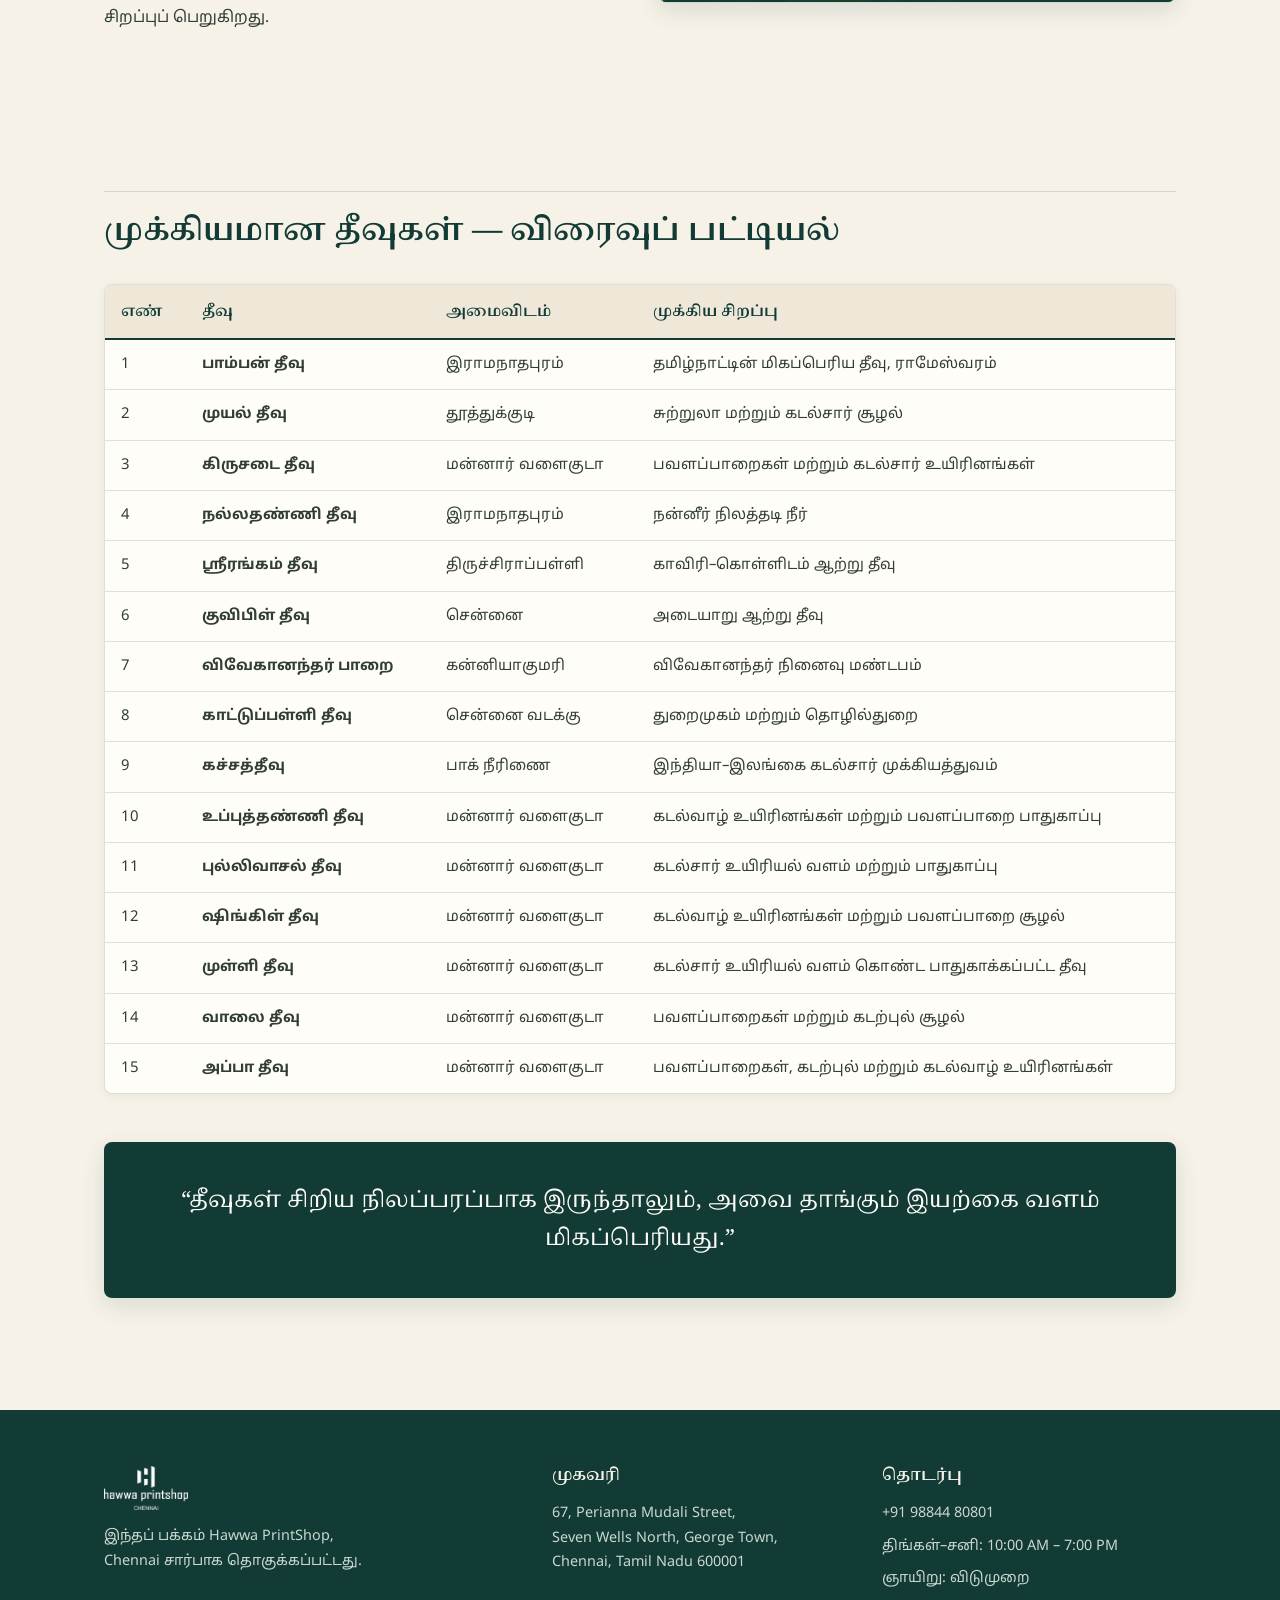
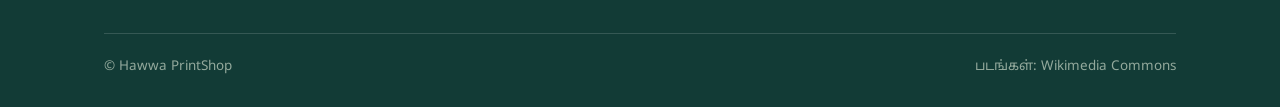
<file: islands.html>
<!DOCTYPE html>
<html lang="ta">

<head>
    <meta charset="UTF-8">
    <meta name="viewport" content="width=device-width, initial-scale=1.0">
    <title>தமிழ்நாட்டின் தீவுகள் — Hawwa PrintShop</title>
    <link rel="preconnect" href="https://fonts.googleapis.com">
    <link rel="preconnect" href="https://fonts.gstatic.com" crossorigin>
    <link
        href="https://fonts.googleapis.com/css2?family=Noto+Serif+Tamil:wght@500;600;700&family=Noto+Sans+Tamil:wght@400;500;600&display=swap"
        rel="stylesheet">
    <link rel="stylesheet" href="styles.css">
</head>

<body>

    <header>
        <div class="header-inner">
       

            <nav class="desktop-nav">
                <div class="nav-dropdown">
                    <a href="islands.html" class="dropdown-toggle active">
                        தீவுகள்
                        <svg class="dropdown-arrow" viewBox="0 0 24 24" width="14" height="14">
                            <path d="M7 10l5 5 5-5z" />
                        </svg>
                    </a>
                    <div class="dropdown-menu">
                        <a href="index.html">அணைகள் (Dams)</a>
                        <a href="rivers.html">ஆறுகள் (Rivers)</a>
                        <a href="falls.html">அருவிகள் (Waterfalls)</a>
                        <a href="forests.html">காடுகள் (Forests)</a>
                        <a href="mountains.html">மலைகள் (Mountains)</a>
                        <a href="lakes.html">ஏரிகள் (Lakes)</a>
                        <a href="beach.html">கடற்கரைகள் (Beaches)</a>
                        <a href="sanctuaries.html">சரணாலயங்கள் (Sanctuaries)</a>
                        <a href="islands.html" class="active">தீவுகள் (Islands)</a>
                        <a href="ports.html">துறைமுகங்கள் (Ports)</a>
                        <a href="palaces.html">அரண்மனைகள் (Palaces)</a>
                        <a href="forts.html">கோட்டைகள் (Forts)</a>
                    </div>
                </div>
                <a href="#intro">அறிமுகம்</a>
                <a href="#functions">முக்கியத்துவம்</a>
                <a href="#profiles">தீவுகள்</a>
                <a href="#table">பட்டியல்</a>
            </nav>

            <button class="mobile-toggle" aria-label="பட்டி திற" aria-expanded="false">
                <svg viewBox="0 0 24 24">
                    <path d="M3 18h18v-2H3v2zm0-5h18v-2H3v2zm0-7v2h18V6H3z" />
                </svg>
            </button>
        </div>
    </header>

    <div class="drawer-backdrop"></div>
    <div class="mobile-drawer" role="dialog" aria-modal="true">
        <div class="drawer-header">
            <div class="brand">
                <a href="index.html"><img src="assets/hawwa-logo.png" alt="Hawwa PrintShop"></a>
            </div>
            <button class="drawer-close" aria-label="மூடு">&times;</button>
        </div>
        <div class="drawer-nav">
            <div class="drawer-section-title">பிரிவுகள்</div>
            <div class="mobile-cat-accordion">
                <button class="mobile-cat-toggle" aria-expanded="false">
                    <span>வகைகள் (Categories)</span>
                    <svg class="dropdown-arrow" viewBox="0 0 24 24" width="14" height="14">
                        <path d="M7 10l5 5 5-5z" />
                    </svg>
                </button>
                <div class="mobile-cat-content">
                    <a href="index.html">அணைகள் (Dams)</a>
                    <a href="rivers.html">ஆறுகள் (Rivers)</a>
                    <a href="falls.html">அருவிகள் (Waterfalls)</a>
                    <a href="forests.html">காடுகள் (Forests)</a>
                    <a href="mountains.html">மலைகள் (Mountains)</a>
                    <a href="lakes.html">ஏரிகள் (Lakes)</a>
                    <a href="beach.html">கடற்கரைகள் (Beaches)</a>
                    <a href="sanctuaries.html">சரணாலயங்கள் (Sanctuaries)</a>
                    <a href="islands.html" class="active">தீவுகள் (Islands)</a>
                    <a href="ports.html">துறைமுகங்கள் (Ports)</a>
                    <a href="palaces.html">அரண்மனைகள் (Palaces)</a>
                    <a href="forts.html">கோட்டைகள் (Forts)</a>
                </div>
            </div>
            <div class="drawer-section-title">பக்கத்தின் பகுதிகள்</div>
            <a href="#intro">அறிமுகம்</a>
            <a href="#functions">முக்கியத்துவம்</a>
            <a href="#profiles">தீவுகள்</a>
            <a href="#table">பட்டியல்</a>
        </div>
    </div>

    <section class="hero" id="intro">
        <div class="hero-media">
            <img src="assets/hero-island.png" alt="தமிழ்நாட்டின் தீவுகள்">
        </div>
        <div class="hero-content">
            <span class="eyebrow-tag">கடல் & ஆற்றுத் தீவுகள்</span>
            <h1>தமிழ்நாட்டின் தீவுகள்</h1>
            <p class="lede">தமிழ்நாட்டின் தீவுகள் கடல் மற்றும் ஆறுகளுடன் தொடர்புடைய தனித்துவமான நிலப்பரப்புகளாகும். இவை
                இயற்கை வளங்கள், கடல்சார் உயிரினங்கள், சுற்றுலா, ஆன்மிகம் மற்றும் வரலாற்று முக்கியத்துவம் கொண்டவை.
                குறிப்பாக மன்னார் வளைகுடா பகுதியில் உள்ள தீவுகள் பவளப்பாறைகள் மற்றும் அரிய கடல்வாழ் உயிரினங்களுக்கான
                முக்கிய வாழிடங்களாக உள்ளன.</p>
        </div>
        <svg class="wavecut" viewBox="0 0 1200 60" preserveAspectRatio="none">
            <path d="M0,30 C 200,60 400,0 600,30 C 800,60 1000,0 1200,30 L1200,60 L0,60 Z" fill="#f6f2e7"></path>
        </svg>
    </section>

    <div class="stats">
        <div class="stat-row">
            <div>
                <span class="stat-num">28</span>
                <div class="stat-note">மொத்த தீவுகள்</div>
            </div>
            <div class="stat-text">
                <p>தமிழ்நாட்டில் மொத்தம் 28 புவியியல் ரீதியான தீவுகள் உள்ளதாகக் குறிப்பிடப்படுகிறது. அவற்றில் சுமார் 10
                    முக்கியமான தீவுகள் கடல் மற்றும் ஆற்று தீவுகளாக குறிப்பிடத்தக்கவை.</p>
                <p class="table-note">குறிப்பு: மன்னார் வளைகுடா கடல் தேசியப் பூங்கா 21 தீவுகளைக் கொண்ட தீவுக்கூட்டமாக
                    அமைந்து, டுகாங், கடல் ஆமைகள் மற்றும் பவளப்பாறை உயிரினங்களின் முக்கிய வாழிடமாக திகழ்கிறது.</p>
            </div>
        </div>

        <div class="wrap" style="margin-top: 2rem;">
            <div class="func-grid" style="grid-template-columns: repeat(auto-fit, minmax(220px, 1fr)); gap: 1rem;">
                <div class="func-card" style="padding: 1.25rem;">
                    <span class="ic">🏝️</span>
                    <h3>மொத்த தீவுகள்</h3>
                    <p><strong>28</strong> புவியியல் தீவுகள்</p>
                </div>
                <div class="func-card" style="padding: 1.25rem;">
                    <span class="ic">🌊</span>
                    <h3>முக்கிய தீவுகள்</h3>
                    <p><strong>சுமார் 10</strong> முதன்மைத் தீவுகள்</p>
                </div>
                <div class="func-card" style="padding: 1.25rem;">
                    <span class="ic">🪸</span>
                    <h3>மன்னார் வளைகுடா</h3>
                    <p><strong>21 தீவுகள்</strong> கொண்ட தேசியப் பூங்கா</p>
                </div>
                <div class="func-card" style="padding: 1.25rem;">
                    <span class="ic">🐋</span>
                    <h3>கடல்வாழ் உயிரினங்கள்</h3>
                    <p>டுகாங், கடல் ஆமைகள் & பவளப்பாறைகள்</p>
                </div>
            </div>
        </div>


    </div>

    <section id="functions">
        <div class="wrap">
            <div class="section-head">
                <h2>தமிழ்நாட்டின் தீவுகள் எவ்வாறு முக்கியத்துவம் பெறுகின்றன?</h2>
            </div>
            <div class="func-grid">
                <div class="func-card">
                    <span class="ic">🪸</span>
                    <h3>கடல்சார் உயிரியல் பாதுகாப்பு</h3>
                    <p>பவளப்பாறைகள் மற்றும் அரிய கடல்வாழ் உயிரினங்களின் வாழிடமாக தீவுகள் செயல்படுகின்றன.</p>
                </div>
                <div class="func-card">
                    <span class="ic">🐋</span>
                    <h3>டுகாங் பாதுகாப்பு</h3>
                    <p>மன்னார் வளைகுடா பகுதி டுகாங் போன்ற அரிய கடல்வாழ் பாலூட்டிகளுக்கு முக்கியமான பாதுகாப்பு
                        வாழிடமாகும்.</p>
                </div>
                <div class="func-card">
                    <span class="ic">🐦</span>
                    <h3>பறவைகள் மற்றும் கடல்வாழ் உயிரினங்கள்</h3>
                    <p>பல்வேறு உள்நாட்டு மற்றும் வலசை வரும் பறவைகள், கடல்வாழ் உயிரினங்களுக்கு பாதுகாப்பான சூழலை
                        வழங்குகின்றன.</p>
                </div>
                <div class="func-card">
                    <span class="ic">🏖️</span>
                    <h3>சுற்றுலா வளர்ச்சி</h3>
                    <p>ராமேஸ்வரம், கன்னியாகுமரி போன்ற பகுதிகளின் சுற்றுலா வளர்ச்சிக்கும் உள்ளூர் பொருளாதாரத்திற்கும்
                        பெரும் பங்காற்றுகின்றன.</p>
                </div>
                <div class="func-card">
                    <span class="ic">🛕</span>
                    <h3>ஆன்மிக மற்றும் வரலாற்று முக்கியத்துவம்</h3>
                    <p>வரலாற்றுச் சிறப்புமிக்க கோயில்கள், நினைவு மண்டபங்கள் மற்றும் வரலாற்றுச் சின்னங்களுடன் நெருங்கிய
                        தொடர்புடையவை.</p>
                </div>
                <div class="func-card">
                    <span class="ic">🌱</span>
                    <h3>சுற்றுச்சூழல் பாதுகாப்பு</h3>
                    <p>கடலோர மற்றும் கடல்சார் சூழல்களின் இயற்கை சமநிலையைப் பாதுகாக்கவும் மண் அரிப்பைத் தடுக்கவும்
                        உதவுகின்றன.</p>
                </div>
            </div>
        </div>
    </section>



    <section id="profiles">
        <div class="wrap">
            <div class="section-head">
                <h2>தமிழ்நாட்டின் முக்கியமான தீவுகள்</h2>
            </div>

            <!-- 1. பாம்பன் தீவு -->
            <div class="dam">
                <div class="dam-media">
                    <img src="assets/island-pamban.jpg" alt="பாம்பன் தீவு — ராமேஸ்வரம் மற்றும் பாம்பன் பாலம்">
                    <div class="dam-plate">பாம்பன் தீவு</div>
                </div>
                <div class="dam-body">
                    <div class="tag">இராமநாதபுரம் மாவட்டம் · தென்கிழக்குக் கடற்கரை</div>
                    <h3>பாம்பன் தீவு</h3>
                    <div class="meta"><span>இராமநாதபுரம்</span><span>மிகப்பெரிய தீவு</span><span>பாம்பன் பாலம்</span>
                    </div>
                    <p><strong>பாம்பன் தீவு</strong> பரப்பளவில் தமிழ்நாட்டின் மிகப்பெரிய தீவாகும். இது தென்கிழக்குக்
                        கடற்கரைக்கு அருகில் அமைந்துள்ளது. தீவில் அமைந்துள்ள <strong>ராமேஸ்வரம்</strong> முக்கியமான
                        புனிதத் தலமாக விளங்குகிறது.</p>
                    <p>வரலாற்றுச் சிறப்புமிக்க <strong>பாம்பன் பாலம்</strong> மூலம் இந்தத் தீவு இந்தியாவின்
                        நிலப்பரப்புடன் இணைக்கப்பட்டுள்ளது. ஆன்மிகம் மற்றும் சுற்றுலாவில் முதன்மை இடம் வகிக்கிறது.</p>

                </div>
            </div>

            <!-- 2. முயல் தீவு (Hare Island) -->
            <div class="dam rev">
                <div class="dam-media">
                    <img src="assets/island-hare.jpg" alt="முயல் தீவு — தூத்துக்குடி கடற்கரை">
                    <div class="dam-plate">முயல் தீவு (Hare Island)</div>
                </div>
                <div class="dam-body">
                    <div class="tag">தூத்துக்குடி மாவட்டம் · தூத்துக்குடி கடற்கரை</div>
                    <h3>முயல் தீவு (Hare Island)</h3>
                    <div class="meta"><span>தூத்துக்குடி</span><span>சுற்றுலாத் தலம்</span><span>மன்னார் வளைகுடா</span>
                    </div>
                    <p><strong>முயல் தீவு</strong> தூத்துக்குடி கடற்கரைக்கு அருகில் அமைந்துள்ள முக்கியமான தீவாகும். இது
                        உள்ளூர் சுற்றுலாவிற்கு பிரபலமானது. தீவின் சில பகுதிகள் கடல்சார் பாதுகாப்பு விதிகளின் கீழ்
                        வருகின்றன.</p>
                    <p>மன்னார் வளைகுடா கடல்சார் சூழலுடன் இணைந்துள்ள இத்தீவு, இயற்கை விரும்பிகளுக்கு ஒரு சிறந்த தளமாகும்.
                    </p>
                </div>
            </div>

            <!-- 3. கிருசடை தீவு -->
            <div class="dam">
                <div class="dam-media">
                    <img src="assets/island-kurusadai.jpg" alt="கிருசடை தீவு — பவளப்பாறைகள் மற்றும் கடல்சார் வளம்">
                    <div class="dam-plate">கிருசடை தீவு</div>
                </div>
                <div class="dam-body">
                    <div class="tag">இராமநாதபுரம் மாவட்டம் · மன்னார் வளைகுடா</div>
                    <h3>குரூசடை தீவு</h3>
                    <div class="meta"><span>மன்னார் வளைகுடா</span><span>பவளப்பாறைகள்</span><span>உயிரியல்
                            பொக்கிஷம்</span></div>
                    <p><strong>குரூசடை தீவு</strong> மன்னார் வளைகுடாவில் உள்ள முக்கியமான கடல் தீவுகளில் ஒன்றாகும். இது
                        கடல்சார் உயிரியல் வளம், பவளப்பாறைகள் மற்றும் அரிய நுண்ணுயிரினங்களுக்காக முக்கியத்துவம்
                        பெறுகிறது.</p>
                    <p>சுற்றுச்சூழலைப் பாதுகாக்க பொதுமக்களின் அணுகல் பெரும்பாலும் கட்டுப்படுத்தப்பட்டு ஆராய்ச்சிகளுக்கு
                        முக்கியத்துவம் அளிக்கப்படுகிறது.</p>

                </div>
            </div>

            <!-- 4. நல்லதண்ணி தீவு -->
            <div class="dam rev">
                <div class="dam-media">
                    <img src="assets/island-nallathanni.jpg" alt="நல்லதண்ணி தீவு — இராமநாதபுரம்">
                    <div class="dam-plate">நல்லதண்ணி தீவு</div>
                </div>
                <div class="dam-body">
                    <div class="tag">இராமநாதபுரம் மாவட்டம் · கடலாடி வட்டாரம்</div>
                    <h3>நல்லதண்ணி தீவு</h3>
                    <div class="meta"><span>இராமநாதபுரம்</span><span>நன்னீர் நிலத்தடி நீர்</span><span>மக்கள்
                            வசிப்பில்லாத தீவு</span></div>
                    <p><strong>நல்லதண்ணி தீவு</strong> இராமநாதபுரம் மாவட்டத்தின் கடலாடி வட்டாரத்தில் அமைந்துள்ள மக்கள்
                        வசிப்பில்லாத தீவாகும்.</p>
                    <p>கடல்நீரால் சூழப்பட்டிருந்தாலும், தீவில் <strong>நன்னீர் நிலத்தடி நீர்</strong> காணப்படுவது இதன்
                        தனிச்சிறப்பாகக் குறிப்பிடப்படுகிறது. மன்னார் வளைகுடா பாதுகாப்புப் பகுதிகளுடன் தொடர்புடையது.</p>
                </div>
            </div>

            <!-- 5. ஸ்ரீரங்கம் தீவு -->
            <div class="dam">
                <div class="dam-media">
                    <img src="assets/island-srirangam.jpg" alt="ஸ்ரீரங்கம் தீவு — காவிரி மற்றும் கொள்ளிடம் ஆற்று தீவு">
                    <div class="dam-plate">ஸ்ரீரங்கம் தீவு</div>
                </div>
                <div class="dam-body">
                    <div class="tag">திருச்சிராப்பள்ளி மாவட்டம் · காவிரி–கொள்ளிடம் ஆறு</div>
                    <h3>ஸ்ரீரங்கம் தீவு</h3>
                    <div class="meta"><span>திருச்சிராப்பள்ளி</span><span>ஆற்று தீவு</span><span>ஸ்ரீரங்கநாதசுவாமி
                            கோயில்</span></div>
                    <p><strong>ஸ்ரீரங்கம் தீவு</strong> காவிரி மற்றும் அதன் கிளைநதியான கொள்ளிடம் ஆகியவற்றுக்கு இடையில்
                        உருவான மிகப்பெரிய <strong>ஆற்று தீவாகும்</strong>. இது திருச்சிராப்பள்ளி நகரின் முக்கிய பகுதியாக
                        விளங்குகிறது.</p>
                    <p>தீவின் முக்கிய அடையாளமாக <strong>ஸ்ரீ ரங்கநாதசுவாமி கோயில்</strong> அமைந்துள்ளது. ஆன்மிக மற்றும்
                        கலாச்சார வரலாற்றில் உலகப் புகழ்பெற்றது.</p>
                </div>
            </div>

            <!-- 7. விவேகானந்தர் பாறை -->
            <div class="dam rev">
                <div class="dam-media">
                    <img src="assets/island-vivekananda.jpg" alt="விவேகானந்தர் பாறை — கன்னியாகுமரி">
                    <div class="dam-plate">விவேகானந்தர் பாறை</div>
                </div>
                <div class="dam-body">
                    <div class="tag">கன்னியாகுமரி மாவட்டம் · குமரிக்கடல்</div>
                    <h3>விவேகானந்தர் பாறை</h3>
                    <div class="meta"><span>கன்னியாகுமரி</span><span>பாறைத் தீவு</span><span>விவேகானந்தர் நினைவு
                            மண்டபம்</span></div>
                    <p><strong>விவேகானந்தர் பாறை</strong> கன்னியாகுமரிக்கு அருகிலுள்ள கடலில் அமைந்துள்ள முக்கியமான
                        பாறைத் தீவாகும். இங்கு அமைந்துள்ள <strong>விவேகானந்தர் நினைவு மண்டபம்</strong> கன்னியாகுமரியின்
                        முக்கிய அடையாளங்களில் ஒன்றாகும்.</p>
                    <p>ஆன்மிக மற்றும் சுற்றுலா முக்கியத்துவம் கொண்ட இத்தீவு, முக்கடல் சந்திக்கும் தென்முனைப் பகுதியுடன்
                        இணைந்து சிறப்புப் பெறுகிறது.</p>
                </div>
            </div>



        </div>
    </section>

    <section id="table">
        <div class="wrap">
            <div class="section-head">
                <h2>முக்கியமான தீவுகள் — விரைவுப் பட்டியல்</h2>
            </div>
            <div class="table-responsive">
                <table>
                    <thead>
                        <tr>
                            <th>எண்</th>
                            <th>தீவு</th>
                            <th>அமைவிடம்</th>
                            <th>முக்கிய சிறப்பு</th>
                        </tr>
                    </thead>
                    <tbody>
                        <tr>
                            <td>1</td>
                            <td><strong>பாம்பன் தீவு</strong></td>
                            <td>இராமநாதபுரம்</td>
                            <td>தமிழ்நாட்டின் மிகப்பெரிய தீவு, ராமேஸ்வரம்</td>
                        </tr>
                        <tr>
                            <td>2</td>
                            <td><strong>முயல் தீவு</strong></td>
                            <td>தூத்துக்குடி</td>
                            <td>சுற்றுலா மற்றும் கடல்சார் சூழல்</td>
                        </tr>
                        <tr>
                            <td>3</td>
                            <td><strong>கிருசடை தீவு</strong></td>
                            <td>மன்னார் வளைகுடா</td>
                            <td>பவளப்பாறைகள் மற்றும் கடல்சார் உயிரினங்கள்</td>
                        </tr>
                        <tr>
                            <td>4</td>
                            <td><strong>நல்லதண்ணி தீவு</strong></td>
                            <td>இராமநாதபுரம்</td>
                            <td>நன்னீர் நிலத்தடி நீர்</td>
                        </tr>
                        <tr>
                            <td>5</td>
                            <td><strong>ஸ்ரீரங்கம் தீவு</strong></td>
                            <td>திருச்சிராப்பள்ளி</td>
                            <td>காவிரி–கொள்ளிடம் ஆற்று தீவு</td>
                        </tr>
                        <tr>
                            <td>6</td>
                            <td><strong>குவிபிள் தீவு</strong></td>
                            <td>சென்னை</td>
                            <td>அடையாறு ஆற்று தீவு</td>
                        </tr>
                        <tr>
                            <td>7</td>
                            <td><strong>விவேகானந்தர் பாறை</strong></td>
                            <td>கன்னியாகுமரி</td>
                            <td>விவேகானந்தர் நினைவு மண்டபம்</td>
                        </tr>
                        <tr>
                            <td>8</td>
                            <td><strong>காட்டுப்பள்ளி தீவு</strong></td>
                            <td>சென்னை வடக்கு</td>
                            <td>துறைமுகம் மற்றும் தொழில்துறை</td>
                        </tr>
                        <tr>
                            <td>9</td>
                            <td><strong>கச்சத்தீவு</strong></td>
                            <td>பாக் நீரிணை</td>
                            <td>இந்தியா–இலங்கை கடல்சார் முக்கியத்துவம்</td>
                        </tr>
                        <tr>
                            <td>10</td>
                            <td><strong>உப்புத்தண்ணி தீவு</strong></td>
                            <td>மன்னார் வளைகுடா</td>
                            <td>கடல்வாழ் உயிரினங்கள் மற்றும் பவளப்பாறை பாதுகாப்பு</td>
                        </tr>

                        <tr>
                            <td>11</td>
                            <td><strong>புல்லிவாசல் தீவு</strong></td>
                            <td>மன்னார் வளைகுடா</td>
                            <td>கடல்சார் உயிரியல் வளம் மற்றும் பாதுகாப்பு</td>
                        </tr>

                        <tr>
                            <td>12</td>
                            <td><strong>ஷிங்கிள் தீவு</strong></td>
                            <td>மன்னார் வளைகுடா</td>
                            <td>கடல்வாழ் உயிரினங்கள் மற்றும் பவளப்பாறை சூழல்</td>
                        </tr>

                        <tr>
                            <td>13</td>
                            <td><strong>முள்ளி தீவு</strong></td>
                            <td>மன்னார் வளைகுடா</td>
                            <td>கடல்சார் உயிரியல் வளம் கொண்ட பாதுகாக்கப்பட்ட தீவு</td>
                        </tr>

                        <tr>
                            <td>14</td>
                            <td><strong>வாலை தீவு</strong></td>
                            <td>மன்னார் வளைகுடா</td>
                            <td>பவளப்பாறைகள் மற்றும் கடற்புல் சூழல்</td>
                        </tr>

                        <tr>
                            <td>15</td>
                            <td><strong>அப்பா தீவு</strong></td>
                            <td>மன்னார் வளைகுடா</td>
                            <td>பவளப்பாறைகள், கடற்புல் மற்றும் கடல்வாழ் உயிரினங்கள்</td>
                        </tr>
                    </tbody>
                </table>
            </div>

            <div class="quote-box">
                <p>“தீவுகள் சிறிய நிலப்பரப்பாக இருந்தாலும், அவை தாங்கும் இயற்கை வளம் மிகப்பெரியது.”</p>
            </div>
        </div>
    </section>

    <footer>
        <div class="wrap">
            <div class="foot-grid">
                <div class="foot-brand">
                    <img src="assets/hawwa-logo.png" alt="Hawwa PrintShop">
                    <p>இந்தப் பக்கம் Hawwa PrintShop, Chennai சார்பாக தொகுக்கப்பட்டது.</p>
                </div>
                <div>
                    <h4>முகவரி</h4>
                    <address>67, Perianna Mudali Street,<br>Seven Wells North, George Town,<br>Chennai, Tamil Nadu
                        600001
                    </address>
                </div>
                <div>
                    <h4>தொடர்பு</h4>
                    <p>+91 98844 80801</p>
                    <p>திங்கள்–சனி: 10:00 AM – 7:00 PM</p>
                    <p>ஞாயிறு: விடுமுறை</p>
                </div>
            </div>
            <div class="foot-bottom">
                <span>© Hawwa PrintShop</span>
                <span>படங்கள்: Wikimedia Commons</span>
            </div>
        </div>
    </footer>

    <script src="main.js"></script>
</body>

</html>
</file>
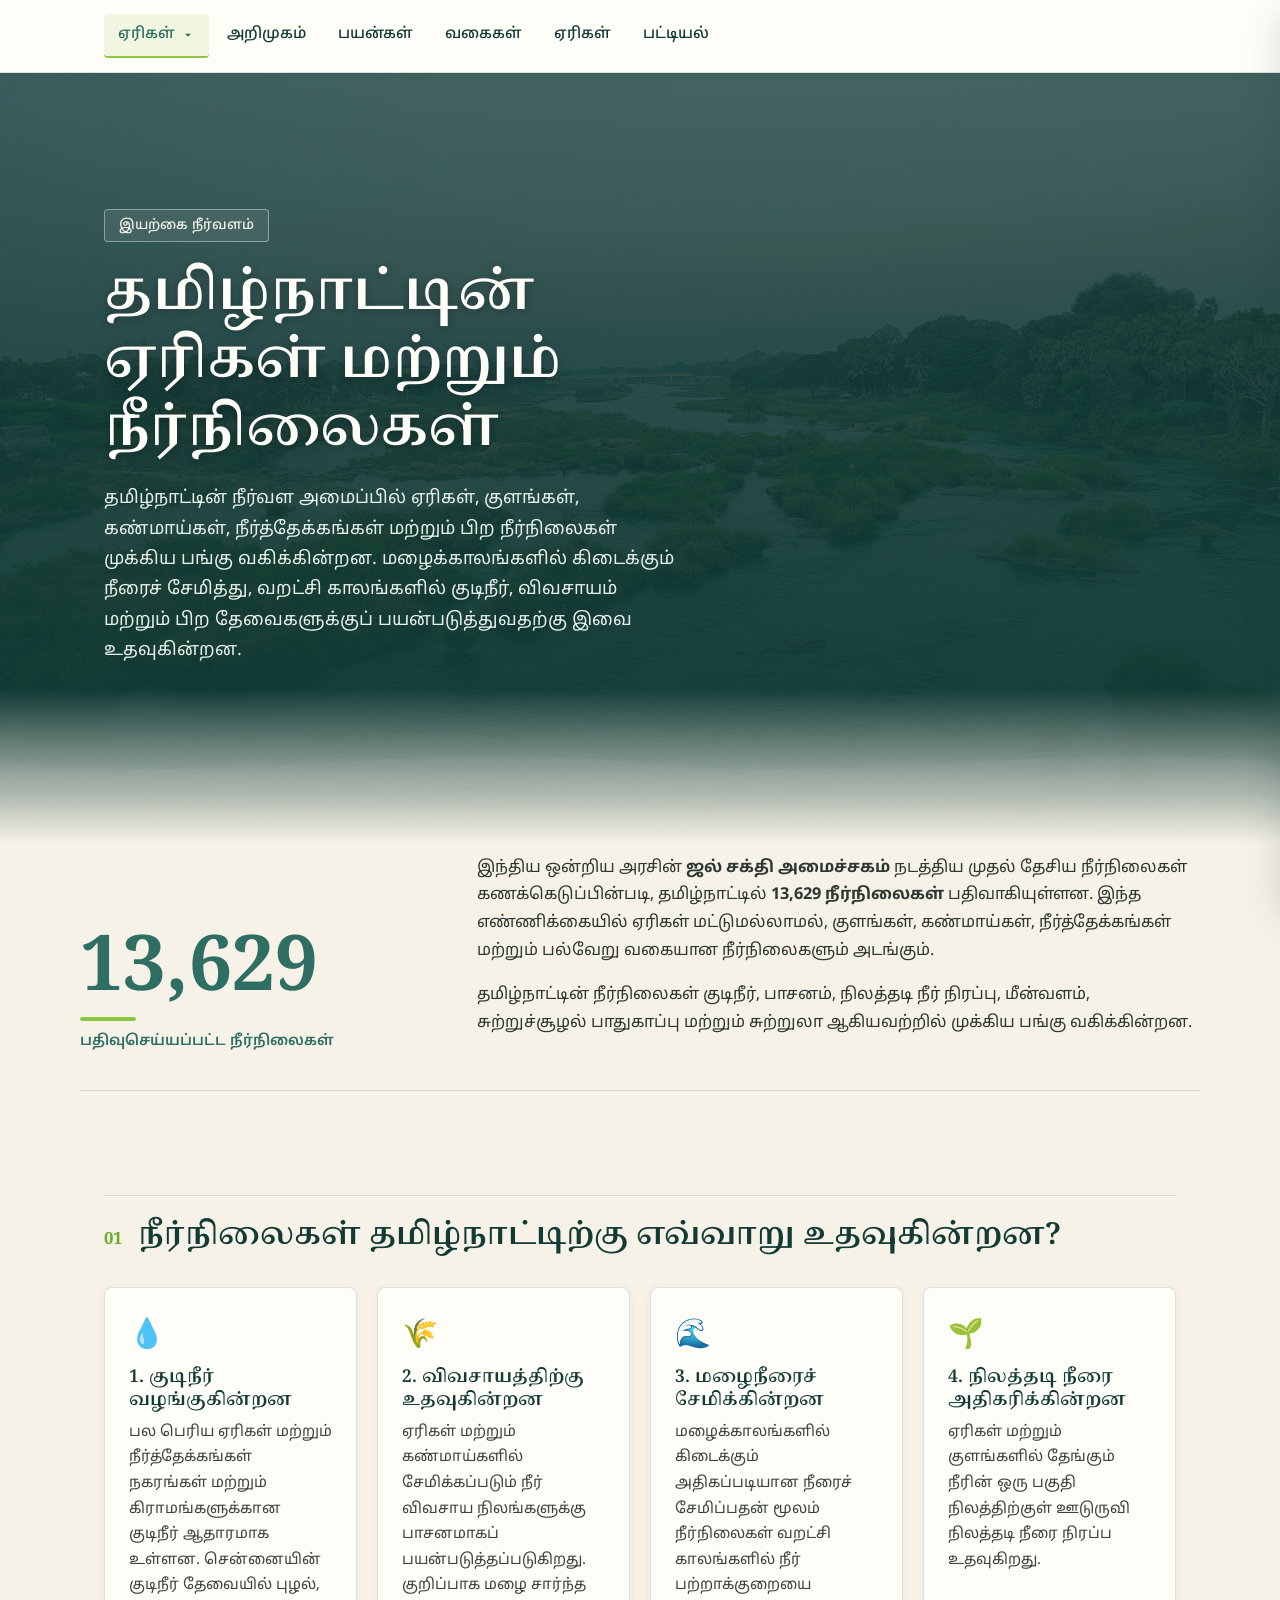
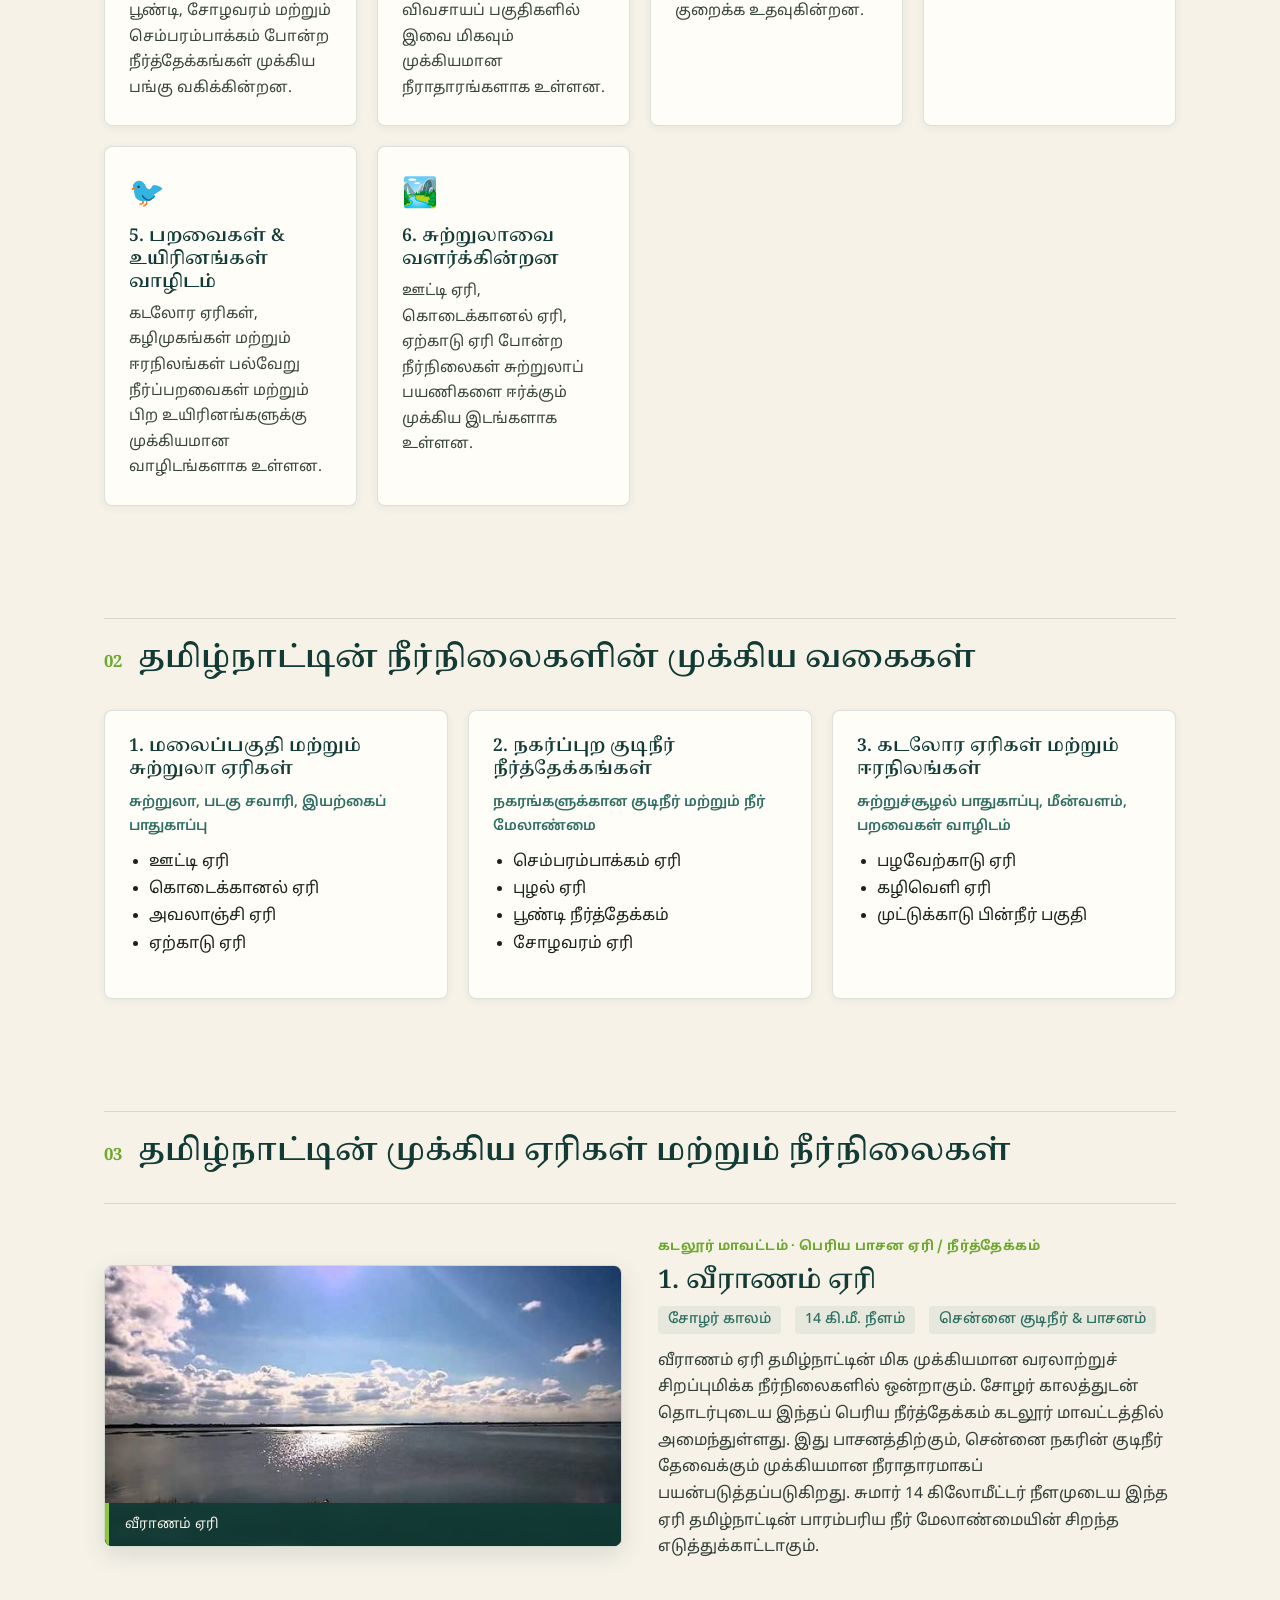
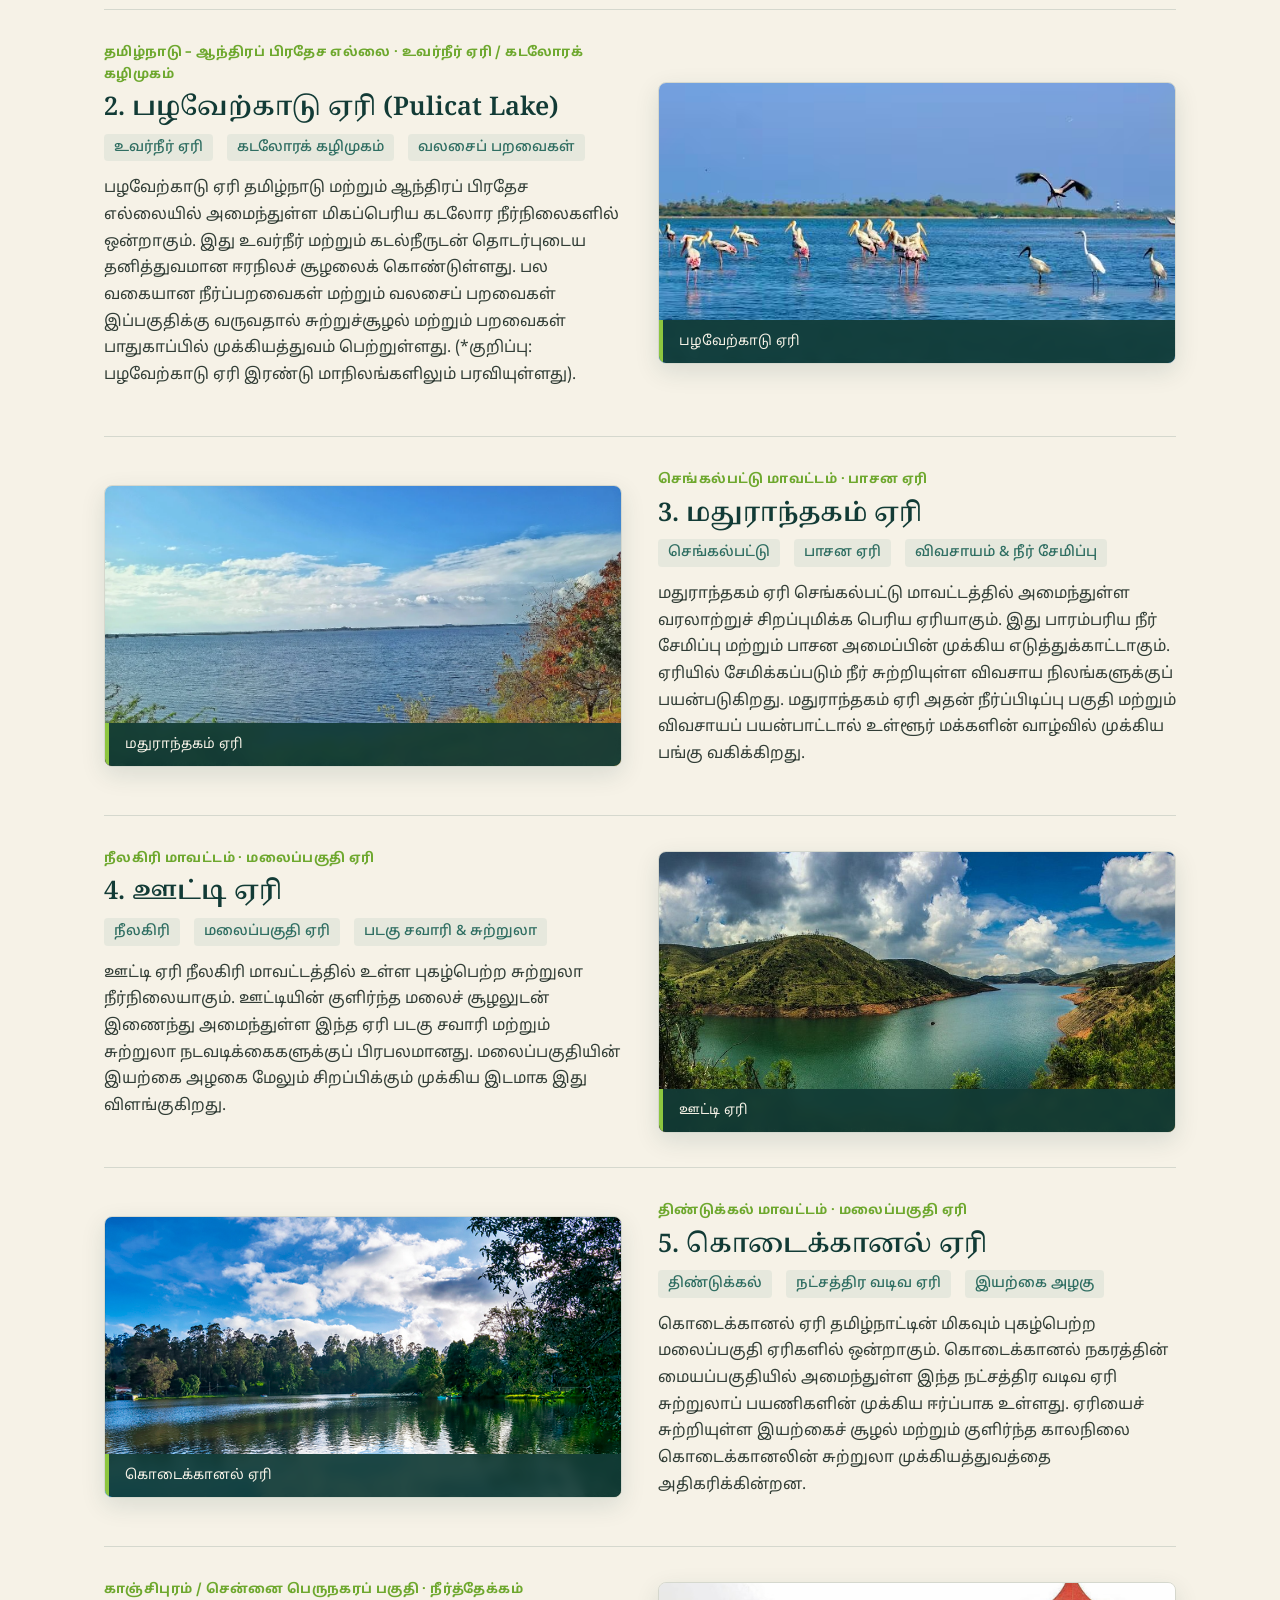
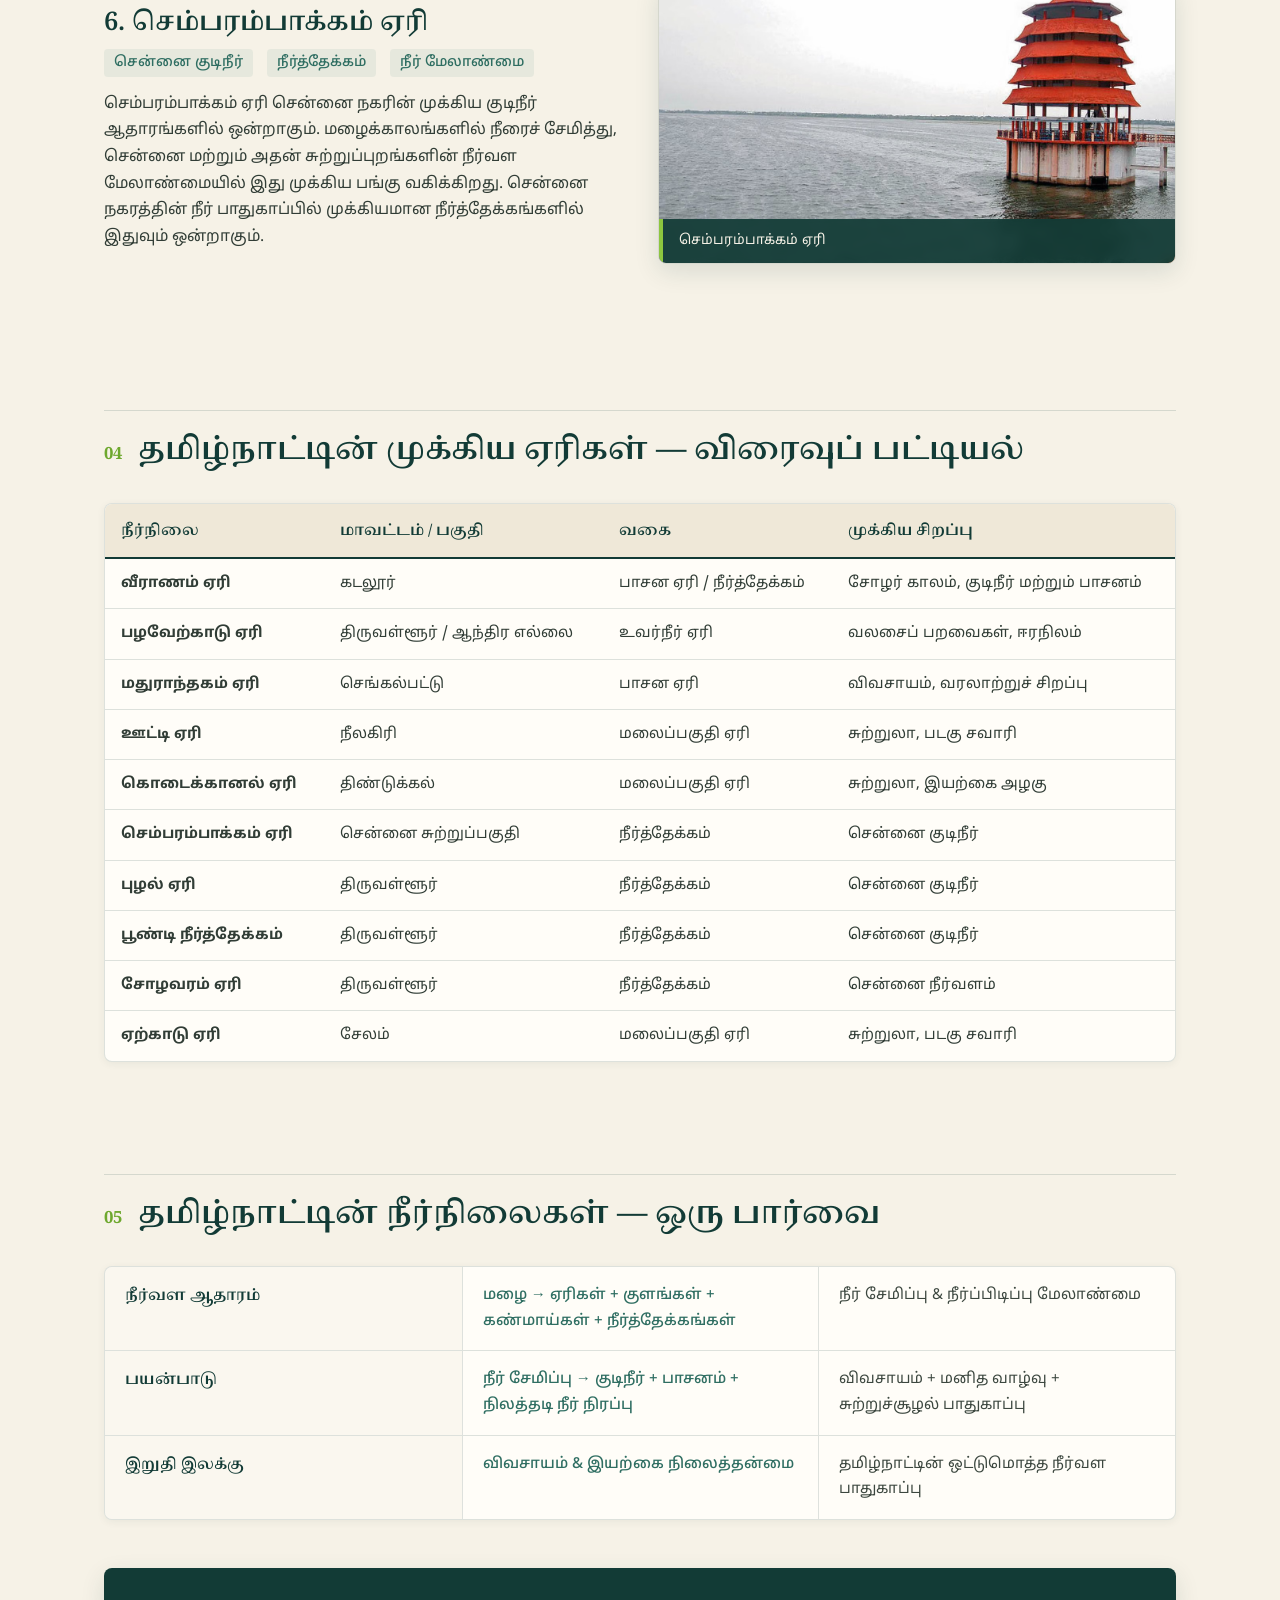
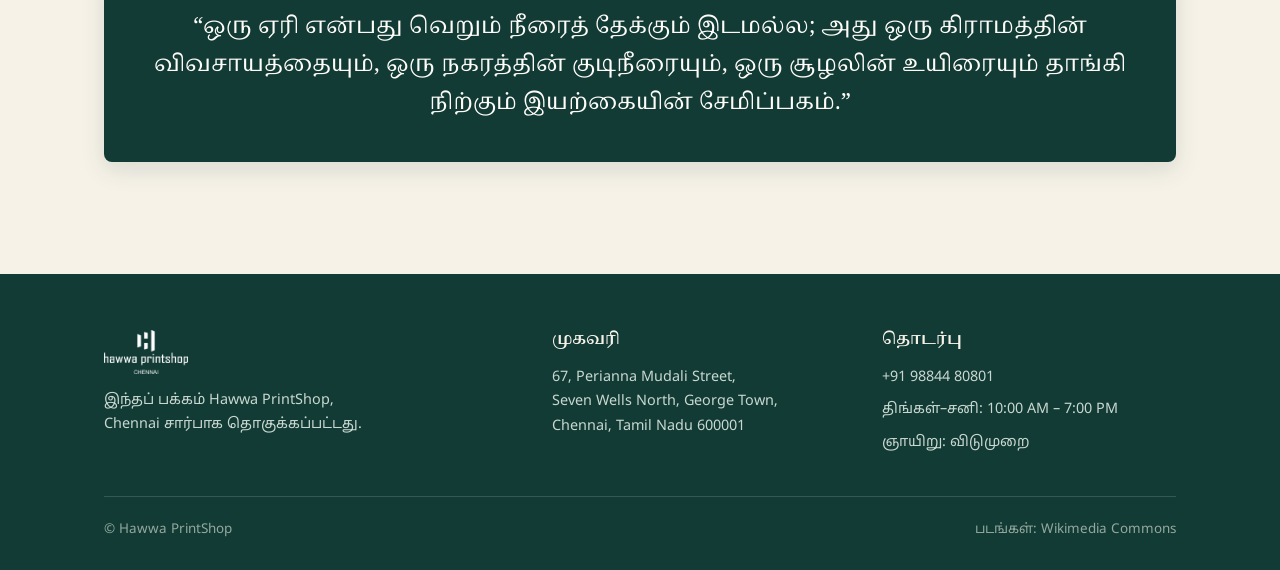
<file: lakes.html>
<!DOCTYPE html>
<html lang="ta">

<head>
  <meta charset="UTF-8">
  <meta name="viewport" content="width=device-width, initial-scale=1.0">
  <title>தமிழ்நாட்டின் ஏரிகள் — Hawwa PrintShop</title>
  <link rel="preconnect" href="https://fonts.googleapis.com">
  <link rel="preconnect" href="https://fonts.gstatic.com" crossorigin>
  <link
    href="https://fonts.googleapis.com/css2?family=Noto+Serif+Tamil:wght@500;600;700&family=Noto+Sans+Tamil:wght@400;500;600&display=swap"
    rel="stylesheet">
  <link rel="stylesheet" href="styles.css">
</head>

<body>

  <header>
    <div class="header-inner">
  

      <nav class="desktop-nav">
        <div class="nav-dropdown">
          <a href="lakes.html" class="dropdown-toggle active">
            ஏரிகள்
            <svg class="dropdown-arrow" viewBox="0 0 24 24" width="14" height="14">
              <path d="M7 10l5 5 5-5z" />
            </svg>
          </a>
          <div class="dropdown-menu">
            <a href="index.html">அணைகள் (Dams)</a>
            <a href="rivers.html">ஆறுகள் (Rivers)</a>
            <a href="falls.html">அருவிகள் (Waterfalls)</a>
            <a href="forests.html">காடுகள் (Forests)</a>
            <a href="mountains.html">மலைகள் (Mountains)</a>
            <a href="lakes.html" class="active">ஏரிகள் (Lakes)</a>
            <a href="beach.html">கடற்கரைகள் (Beaches)</a>
            <a href="sanctuaries.html">சரணாலயங்கள் (Sanctuaries)</a>
            <a href="islands.html">தீவுகள் (Islands)</a>
            <a href="ports.html">துறைமுகங்கள் (Ports)</a>
            <a href="palaces.html">அரண்மனைகள் (Palaces)</a>
            <a href="forts.html">கோட்டைகள் (Forts)</a>
          </div>
        </div>
        <a href="#intro">அறிமுகம்</a>
        <a href="#benefits">பயன்கள்</a>
        <a href="#types">வகைகள்</a>
        <a href="#profiles">ஏரிகள்</a>
        <a href="#table">பட்டியல்</a>
      </nav>

      <button class="mobile-toggle" aria-label="பட்டி திற" aria-expanded="false">
        <svg viewBox="0 0 24 24">
          <path d="M3 18h18v-2H3v2zm0-5h18v-2H3v2zm0-7v2h18V6H3z" />
        </svg>
      </button>
    </div>
  </header>

  <div class="drawer-backdrop"></div>
  <div class="mobile-drawer" role="dialog" aria-modal="true">
    <div class="drawer-header">
      <div class="brand">
        <a href="index.html"><img src="assets/hawwa-logo.png" alt="Hawwa PrintShop"></a>
      </div>
      <button class="drawer-close" aria-label="மூடு">&times;</button>
    </div>
    <div class="drawer-nav">
      <div class="drawer-section-title">பிரிவுகள்</div>
      <div class="mobile-cat-accordion">
        <button class="mobile-cat-toggle" aria-expanded="false">
          <span>வகைகள் (Categories)</span>
          <svg class="dropdown-arrow" viewBox="0 0 24 24" width="14" height="14">
            <path d="M7 10l5 5 5-5z" />
          </svg>
        </button>
        <div class="mobile-cat-content">
          <a href="index.html">அணைகள் (Dams)</a>
          <a href="rivers.html">ஆறுகள் (Rivers)</a>
          <a href="falls.html">அருவிகள் (Waterfalls)</a>
          <a href="forests.html">காடுகள் (Forests)</a>
          <a href="mountains.html">மலைகள் (Mountains)</a>
          <a href="lakes.html" class="active">ஏரிகள் (Lakes)</a>
          <a href="beach.html">கடற்கரைகள் (Beaches)</a>
          <a href="sanctuaries.html">சரணாலயங்கள் (Sanctuaries)</a>
          <a href="islands.html">தீவுகள் (Islands)</a>
          <a href="ports.html">துறைமுகங்கள் (Ports)</a>
          <a href="palaces.html">அரண்மனைகள் (Palaces)</a>
          <a href="forts.html">கோட்டைகள் (Forts)</a>
        </div>
      </div>
      <div class="drawer-section-title">பக்கத்தின் பகுதிகள்</div>
      <a href="#intro">அறிமுகம்</a>
      <a href="#benefits">பயன்கள்</a>
      <a href="#types">வகைகள்</a>
      <a href="#profiles">ஏரிகள்</a>
      <a href="#table">பட்டியல்</a>
    </div>
  </div>

  <section class="hero" id="intro">
    <div class="hero-media">
      <img src="assets/hero-lakes.jpg" alt="தமிழ்நாட்டின் ஏரிகள் மற்றும் நீர்நிலைகள்">
    </div>
    <div class="hero-content">
      <span class="eyebrow-tag">இயற்கை நீர்வளம்</span>
      <h1>தமிழ்நாட்டின் ஏரிகள் மற்றும் நீர்நிலைகள்</h1>
      <p class="lede">தமிழ்நாட்டின் நீர்வள அமைப்பில் ஏரிகள், குளங்கள், கண்மாய்கள், நீர்த்தேக்கங்கள் மற்றும் பிற
        நீர்நிலைகள் முக்கிய பங்கு வகிக்கின்றன. மழைக்காலங்களில் கிடைக்கும் நீரைச் சேமித்து, வறட்சி காலங்களில் குடிநீர்,
        விவசாயம் மற்றும் பிற தேவைகளுக்குப் பயன்படுத்துவதற்கு இவை உதவுகின்றன.</p>
    </div>
    <svg class="wavecut" viewBox="0 0 1200 60" preserveAspectRatio="none">
      <path d="M0,30 C 200,60 400,0 600,30 C 800,60 1000,0 1200,30 L1200,60 L0,60 Z" fill="#f6f2e7"></path>
    </svg>
  </section>

  <div class="stats">
    <div class="stat-row">
      <div>
        <span class="stat-num">13,629</span>
        <div class="stat-note">பதிவுசெய்யப்பட்ட நீர்நிலைகள்</div>
      </div>
      <div class="stat-text">
        <p>இந்திய ஒன்றிய அரசின் <strong>ஜல் சக்தி அமைச்சகம்</strong> நடத்திய முதல் தேசிய நீர்நிலைகள் கணக்கெடுப்பின்படி,
          தமிழ்நாட்டில் <strong>13,629 நீர்நிலைகள்</strong> பதிவாகியுள்ளன. இந்த எண்ணிக்கையில் ஏரிகள் மட்டுமல்லாமல்,
          குளங்கள், கண்மாய்கள், நீர்த்தேக்கங்கள் மற்றும் பல்வேறு வகையான நீர்நிலைகளும் அடங்கும்.</p>
        <p>தமிழ்நாட்டின் நீர்நிலைகள் குடிநீர், பாசனம், நிலத்தடி நீர் நிரப்பு, மீன்வளம், சுற்றுச்சூழல் பாதுகாப்பு மற்றும்
          சுற்றுலா ஆகியவற்றில் முக்கிய பங்கு வகிக்கின்றன.</p>
      </div>
    </div>
  </div>

  <section id="benefits">
    <div class="wrap">
      <div class="section-head">
        <span class="idx">01</span>
        <h2>நீர்நிலைகள் தமிழ்நாட்டிற்கு எவ்வாறு உதவுகின்றன?</h2>
      </div>
      <div class="func-grid">
        <div class="func-card">
          <span class="ic">💧</span>
          <h3>1. குடிநீர் வழங்குகின்றன</h3>
          <p>பல பெரிய ஏரிகள் மற்றும் நீர்த்தேக்கங்கள் நகரங்கள் மற்றும் கிராமங்களுக்கான குடிநீர் ஆதாரமாக உள்ளன.
            சென்னையின் குடிநீர் தேவையில் புழல், பூண்டி, சோழவரம் மற்றும் செம்பரம்பாக்கம் போன்ற நீர்த்தேக்கங்கள் முக்கிய
            பங்கு வகிக்கின்றன.</p>
        </div>
        <div class="func-card">
          <span class="ic">🌾</span>
          <h3>2. விவசாயத்திற்கு உதவுகின்றன</h3>
          <p>ஏரிகள் மற்றும் கண்மாய்களில் சேமிக்கப்படும் நீர் விவசாய நிலங்களுக்கு பாசனமாகப் பயன்படுத்தப்படுகிறது.
            குறிப்பாக மழை சார்ந்த விவசாயப் பகுதிகளில் இவை மிகவும் முக்கியமான நீராதாரங்களாக உள்ளன.</p>
        </div>
        <div class="func-card">
          <span class="ic">🌊</span>
          <h3>3. மழைநீரைச் சேமிக்கின்றன</h3>
          <p>மழைக்காலங்களில் கிடைக்கும் அதிகப்படியான நீரைச் சேமிப்பதன் மூலம் நீர்நிலைகள் வறட்சி காலங்களில் நீர்
            பற்றாக்குறையை குறைக்க உதவுகின்றன.</p>
        </div>
        <div class="func-card">
          <span class="ic">🌱</span>
          <h3>4. நிலத்தடி நீரை அதிகரிக்கின்றன</h3>
          <p>ஏரிகள் மற்றும் குளங்களில் தேங்கும் நீரின் ஒரு பகுதி நிலத்திற்குள் ஊடுருவி நிலத்தடி நீரை நிரப்ப உதவுகிறது.
          </p>
        </div>
        <div class="func-card">
          <span class="ic">🐦</span>
          <h3>5. பறவைகள் & உயிரினங்கள் வாழிடம்</h3>
          <p>கடலோர ஏரிகள், கழிமுகங்கள் மற்றும் ஈரநிலங்கள் பல்வேறு நீர்ப்பறவைகள் மற்றும் பிற உயிரினங்களுக்கு முக்கியமான
            வாழிடங்களாக உள்ளன.</p>
        </div>
        <div class="func-card">
          <span class="ic">🏞️</span>
          <h3>6. சுற்றுலாவை வளர்க்கின்றன</h3>
          <p>ஊட்டி ஏரி, கொடைக்கானல் ஏரி, ஏற்காடு ஏரி போன்ற நீர்நிலைகள் சுற்றுலாப் பயணிகளை ஈர்க்கும் முக்கிய இடங்களாக
            உள்ளன.</p>
        </div>
      </div>
    </div>
  </section>

  <section id="types">
    <div class="wrap">
      <div class="section-head">
        <span class="idx">02</span>
        <h2>தமிழ்நாட்டின் நீர்நிலைகளின் முக்கிய வகைகள்</h2>
      </div>
      <div class="type-grid">
        <div class="type-card">
          <h3>1. மலைப்பகுதி மற்றும் சுற்றுலா ஏரிகள்</h3>
          <div class="type-eg">சுற்றுலா, படகு சவாரி, இயற்கைப் பாதுகாப்பு</div>
          <ul style="margin-top:10px; padding-left:20px;">
            <li>ஊட்டி ஏரி</li>
            <li>கொடைக்கானல் ஏரி</li>
            <li>அவலாஞ்சி ஏரி</li>
            <li>ஏற்காடு ஏரி</li>
          </ul>
        </div>

        <div class="type-card">
          <h3>2. நகர்ப்புற குடிநீர் நீர்த்தேக்கங்கள்</h3>
          <div class="type-eg">நகரங்களுக்கான குடிநீர் மற்றும் நீர் மேலாண்மை</div>
          <ul style="margin-top:10px; padding-left:20px;">
            <li>செம்பரம்பாக்கம் ஏரி</li>
            <li>புழல் ஏரி</li>
            <li>பூண்டி நீர்த்தேக்கம்</li>
            <li>சோழவரம் ஏரி</li>
          </ul>
        </div>

        <div class="type-card">
          <h3>3. கடலோர ஏரிகள் மற்றும் ஈரநிலங்கள்</h3>
          <div class="type-eg">சுற்றுச்சூழல் பாதுகாப்பு, மீன்வளம், பறவைகள் வாழிடம்</div>
          <ul style="margin-top:10px; padding-left:20px;">
            <li>பழவேற்காடு ஏரி</li>
            <li>கழிவெளி ஏரி</li>
            <li>முட்டுக்காடு பின்நீர் பகுதி</li>
          </ul>
        </div>
      </div>
    </div>
  </section>

  <section id="profiles">
    <div class="wrap">
      <div class="section-head">
        <span class="idx">03</span>
        <h2>தமிழ்நாட்டின் முக்கிய ஏரிகள் மற்றும் நீர்நிலைகள்</h2>
      </div>

      <!-- 1. வீராணம் ஏரி -->
      <div class="dam">
        <div class="dam-media">
          <img src="assets/lake-veeranam.jpg" alt="வீராணம் ஏரி">
          <div class="dam-plate">வீராணம் ஏரி</div>
        </div>
        <div class="dam-body">
          <div class="tag">கடலூர் மாவட்டம் · பெரிய பாசன ஏரி / நீர்த்தேக்கம்</div>
          <h3>1. வீராணம் ஏரி</h3>
          <div class="meta"><span>சோழர் காலம்</span><span>14 கி.மீ. நீளம்</span><span>சென்னை குடிநீர் & பாசனம்</span>
          </div>
          <p>வீராணம் ஏரி தமிழ்நாட்டின் மிக முக்கியமான வரலாற்றுச் சிறப்புமிக்க நீர்நிலைகளில் ஒன்றாகும். சோழர் காலத்துடன்
            தொடர்புடைய இந்தப் பெரிய நீர்த்தேக்கம் கடலூர் மாவட்டத்தில் அமைந்துள்ளது. இது பாசனத்திற்கும், சென்னை நகரின்
            குடிநீர் தேவைக்கும் முக்கியமான நீராதாரமாகப் பயன்படுத்தப்படுகிறது. சுமார் 14 கிலோமீட்டர் நீளமுடைய இந்த ஏரி
            தமிழ்நாட்டின் பாரம்பரிய நீர் மேலாண்மையின் சிறந்த எடுத்துக்காட்டாகும்.</p>
        </div>
      </div>

      <!-- 2. பழவேற்காடு ஏரி -->
      <div class="dam rev">
        <div class="dam-media">
          <img src="assets/lake-pulicat.jpg" alt="பழவேற்காடு ஏரி (Pulicat Lake)">
          <div class="dam-plate">பழவேற்காடு ஏரி</div>
        </div>
        <div class="dam-body">
          <div class="tag">தமிழ்நாடு – ஆந்திரப் பிரதேச எல்லை · உவர்நீர் ஏரி / கடலோரக் கழிமுகம்</div>
          <h3>2. பழவேற்காடு ஏரி (Pulicat Lake)</h3>
          <div class="meta"><span>உவர்நீர் ஏரி</span><span>கடலோரக் கழிமுகம்</span><span>வலசைப் பறவைகள்</span></div>
          <p>பழவேற்காடு ஏரி தமிழ்நாடு மற்றும் ஆந்திரப் பிரதேச எல்லையில் அமைந்துள்ள மிகப்பெரிய கடலோர நீர்நிலைகளில்
            ஒன்றாகும். இது உவர்நீர் மற்றும் கடல்நீருடன் தொடர்புடைய தனித்துவமான ஈரநிலச் சூழலைக் கொண்டுள்ளது. பல வகையான
            நீர்ப்பறவைகள் மற்றும் வலசைப் பறவைகள் இப்பகுதிக்கு வருவதால் சுற்றுச்சூழல் மற்றும் பறவைகள் பாதுகாப்பில்
            முக்கியத்துவம் பெற்றுள்ளது. (*குறிப்பு: பழவேற்காடு ஏரி இரண்டு மாநிலங்களிலும் பரவியுள்ளது).</p>
        </div>
      </div>

      <!-- 3. மதுராந்தகம் ஏரி -->
      <div class="dam">
        <div class="dam-media">
          <img src="assets/lake-maduranthakam.jpg" alt="மதுராந்தகம் ஏரி">
          <div class="dam-plate">மதுராந்தகம் ஏரி</div>
        </div>
        <div class="dam-body">
          <div class="tag">செங்கல்பட்டு மாவட்டம் · பாசன ஏரி</div>
          <h3>3. மதுராந்தகம் ஏரி</h3>
          <div class="meta"><span>செங்கல்பட்டு</span><span>பாசன ஏரி</span><span>விவசாயம் & நீர் சேமிப்பு</span></div>
          <p>மதுராந்தகம் ஏரி செங்கல்பட்டு மாவட்டத்தில் அமைந்துள்ள வரலாற்றுச் சிறப்புமிக்க பெரிய ஏரியாகும். இது பாரம்பரிய
            நீர் சேமிப்பு மற்றும் பாசன அமைப்பின் முக்கிய எடுத்துக்காட்டாகும். ஏரியில் சேமிக்கப்படும் நீர் சுற்றியுள்ள
            விவசாய நிலங்களுக்குப் பயன்படுகிறது. மதுராந்தகம் ஏரி அதன் நீர்ப்பிடிப்பு பகுதி மற்றும் விவசாயப் பயன்பாட்டால்
            உள்ளூர் மக்களின் வாழ்வில் முக்கிய பங்கு வகிக்கிறது.</p>
        </div>
      </div>

      <!-- 4. ஊட்டி ஏரி -->
      <div class="dam rev">
        <div class="dam-media">
          <img src="assets/lake-ooty.jpg" alt="ஊட்டி ஏரி">
          <div class="dam-plate">ஊட்டி ஏரி</div>
        </div>
        <div class="dam-body">
          <div class="tag">நீலகிரி மாவட்டம் · மலைப்பகுதி ஏரி</div>
          <h3>4. ஊட்டி ஏரி</h3>
          <div class="meta"><span>நீலகிரி</span><span>மலைப்பகுதி ஏரி</span><span>படகு சவாரி & சுற்றுலா</span></div>
          <p>ஊட்டி ஏரி நீலகிரி மாவட்டத்தில் உள்ள புகழ்பெற்ற சுற்றுலா நீர்நிலையாகும். ஊட்டியின் குளிர்ந்த மலைச் சூழலுடன்
            இணைந்து அமைந்துள்ள இந்த ஏரி படகு சவாரி மற்றும் சுற்றுலா நடவடிக்கைகளுக்குப் பிரபலமானது. மலைப்பகுதியின் இயற்கை
            அழகை மேலும் சிறப்பிக்கும் முக்கிய இடமாக இது விளங்குகிறது.</p>
        </div>
      </div>

      <!-- 5. கொடைக்கானல் ஏரி -->
      <div class="dam">
        <div class="dam-media">
          <img src="assets/lake-kodaikanal.jpg" alt="கொடைக்கானல் ஏரி">
          <div class="dam-plate">கொடைக்கானல் ஏரி</div>
        </div>
        <div class="dam-body">
          <div class="tag">திண்டுக்கல் மாவட்டம் · மலைப்பகுதி ஏரி</div>
          <h3>5. கொடைக்கானல் ஏரி</h3>
          <div class="meta"><span>திண்டுக்கல்</span><span>நட்சத்திர வடிவ ஏரி</span><span>இயற்கை அழகு</span></div>
          <p>கொடைக்கானல் ஏரி தமிழ்நாட்டின் மிகவும் புகழ்பெற்ற மலைப்பகுதி ஏரிகளில் ஒன்றாகும். கொடைக்கானல் நகரத்தின்
            மையப்பகுதியில் அமைந்துள்ள இந்த நட்சத்திர வடிவ ஏரி சுற்றுலாப் பயணிகளின் முக்கிய ஈர்ப்பாக உள்ளது. ஏரியைச்
            சுற்றியுள்ள இயற்கைச் சூழல் மற்றும் குளிர்ந்த காலநிலை கொடைக்கானலின் சுற்றுலா முக்கியத்துவத்தை அதிகரிக்கின்றன.
          </p>
        </div>
      </div>

      <!-- 6. செம்பரம்பாக்கம் ஏரி -->
      <div class="dam rev">
        <div class="dam-media">
          <img src="assets/lake-chembarambakkam.jpg" alt="செம்பரம்பாக்கம் ஏரி">
          <div class="dam-plate">செம்பரம்பாக்கம் ஏரி</div>
        </div>
        <div class="dam-body">
          <div class="tag">காஞ்சிபுரம் / சென்னை பெருநகரப் பகுதி · நீர்த்தேக்கம்</div>
          <h3>6. செம்பரம்பாக்கம் ஏரி</h3>
          <div class="meta"><span>சென்னை குடிநீர்</span><span>நீர்த்தேக்கம்</span><span>நீர் மேலாண்மை</span></div>
          <p>செம்பரம்பாக்கம் ஏரி சென்னை நகரின் முக்கிய குடிநீர் ஆதாரங்களில் ஒன்றாகும். மழைக்காலங்களில் நீரைச் சேமித்து,
            சென்னை மற்றும் அதன் சுற்றுப்புறங்களின் நீர்வள மேலாண்மையில் இது முக்கிய பங்கு வகிக்கிறது. சென்னை நகரத்தின்
            நீர் பாதுகாப்பில் முக்கியமான நீர்த்தேக்கங்களில் இதுவும் ஒன்றாகும்.</p>
        </div>
      </div>

    </div>
  </section>

  <section id="table">
    <div class="wrap">
      <div class="section-head">
        <span class="idx">04</span>
        <h2>தமிழ்நாட்டின் முக்கிய ஏரிகள் — விரைவுப் பட்டியல்</h2>
      </div>
      <div class="table-responsive">
        <table>
          <thead>
            <tr>
              <th>நீர்நிலை</th>
              <th>மாவட்டம் / பகுதி</th>
              <th>வகை</th>
              <th>முக்கிய சிறப்பு</th>
            </tr>
          </thead>
          <tbody>
            <tr>
              <td><strong>வீராணம் ஏரி</strong></td>
              <td>கடலூர்</td>
              <td>பாசன ஏரி / நீர்த்தேக்கம்</td>
              <td>சோழர் காலம், குடிநீர் மற்றும் பாசனம்</td>
            </tr>
            <tr>
              <td><strong>பழவேற்காடு ஏரி</strong></td>
              <td>திருவள்ளூர் / ஆந்திர எல்லை</td>
              <td>உவர்நீர் ஏரி</td>
              <td>வலசைப் பறவைகள், ஈரநிலம்</td>
            </tr>
            <tr>
              <td><strong>மதுராந்தகம் ஏரி</strong></td>
              <td>செங்கல்பட்டு</td>
              <td>பாசன ஏரி</td>
              <td>விவசாயம், வரலாற்றுச் சிறப்பு</td>
            </tr>
            <tr>
              <td><strong>ஊட்டி ஏரி</strong></td>
              <td>நீலகிரி</td>
              <td>மலைப்பகுதி ஏரி</td>
              <td>சுற்றுலா, படகு சவாரி</td>
            </tr>
            <tr>
              <td><strong>கொடைக்கானல் ஏரி</strong></td>
              <td>திண்டுக்கல்</td>
              <td>மலைப்பகுதி ஏரி</td>
              <td>சுற்றுலா, இயற்கை அழகு</td>
            </tr>
            <tr>
              <td><strong>செம்பரம்பாக்கம் ஏரி</strong></td>
              <td>சென்னை சுற்றுப்பகுதி</td>
              <td>நீர்த்தேக்கம்</td>
              <td>சென்னை குடிநீர்</td>
            </tr>
            <tr>
              <td><strong>புழல் ஏரி</strong></td>
              <td>திருவள்ளூர்</td>
              <td>நீர்த்தேக்கம்</td>
              <td>சென்னை குடிநீர்</td>
            </tr>
            <tr>
              <td><strong>பூண்டி நீர்த்தேக்கம்</strong></td>
              <td>திருவள்ளூர்</td>
              <td>நீர்த்தேக்கம்</td>
              <td>சென்னை குடிநீர்</td>
            </tr>
            <tr>
              <td><strong>சோழவரம் ஏரி</strong></td>
              <td>திருவள்ளூர்</td>
              <td>நீர்த்தேக்கம்</td>
              <td>சென்னை நீர்வளம்</td>
            </tr>
            <tr>
              <td><strong>ஏற்காடு ஏரி</strong></td>
              <td>சேலம்</td>
              <td>மலைப்பகுதி ஏரி</td>
              <td>சுற்றுலா, படகு சவாரி</td>
            </tr>
          </tbody>
        </table>
      </div>
    </div>
  </section>

  <section id="flow">
    <div class="wrap">
      <div class="section-head">
        <span class="idx">05</span>
        <h2>தமிழ்நாட்டின் நீர்நிலைகள் — ஒரு பார்வை</h2>
      </div>

      <div class="flow">
        <div class="flow-row">
          <div class="flow-cell">நீர்வள ஆதாரம்</div>
          <div class="flow-cell">மழை → ஏரிகள் + குளங்கள் + கண்மாய்கள் + நீர்த்தேக்கங்கள்</div>
          <div class="flow-cell">நீர் சேமிப்பு &amp; நீர்ப்பிடிப்பு மேலாண்மை</div>
        </div>
        <div class="flow-row">
          <div class="flow-cell">பயன்பாடு</div>
          <div class="flow-cell">நீர் சேமிப்பு → குடிநீர் + பாசனம் + நிலத்தடி நீர் நிரப்பு</div>
          <div class="flow-cell">விவசாயம் + மனித வாழ்வு + சுற்றுச்சூழல் பாதுகாப்பு</div>
        </div>
        <div class="flow-row">
          <div class="flow-cell">இறுதி இலக்கு</div>
          <div class="flow-cell">விவசாயம் &amp; இயற்கை நிலைத்தன்மை</div>
          <div class="flow-cell">தமிழ்நாட்டின் ஒட்டுமொத்த நீர்வள பாதுகாப்பு</div>
        </div>
      </div>

      <div class="quote-box">
        <p>“ஒரு ஏரி என்பது வெறும் நீரைத் தேக்கும் இடமல்ல; அது ஒரு கிராமத்தின் விவசாயத்தையும், ஒரு நகரத்தின்
          குடிநீரையும், ஒரு சூழலின் உயிரையும் தாங்கி நிற்கும் இயற்கையின் சேமிப்பகம்.”</p>
      </div>
    </div>
  </section>

  <footer>
    <div class="wrap">
      <div class="foot-grid">
        <div class="foot-brand">
          <img src="assets/hawwa-logo.png" alt="Hawwa PrintShop">
          <p>இந்தப் பக்கம் Hawwa PrintShop, Chennai சார்பாக தொகுக்கப்பட்டது.</p>
        </div>
        <div>
          <h4>முகவரி</h4>
          <address>67, Perianna Mudali Street,<br>Seven Wells North, George Town,<br>Chennai, Tamil Nadu 600001
          </address>
        </div>
        <div>
          <h4>தொடர்பு</h4>
          <p>+91 98844 80801</p>
          <p>திங்கள்–சனி: 10:00 AM – 7:00 PM</p>
          <p>ஞாயிறு: விடுமுறை</p>
        </div>
      </div>
      <div class="foot-bottom">
        <span>© Hawwa PrintShop</span>
        <span>படங்கள்: Wikimedia Commons</span>
      </div>
    </div>
  </footer>

  <script src="main.js"></script>
</body>

</html>
</file>
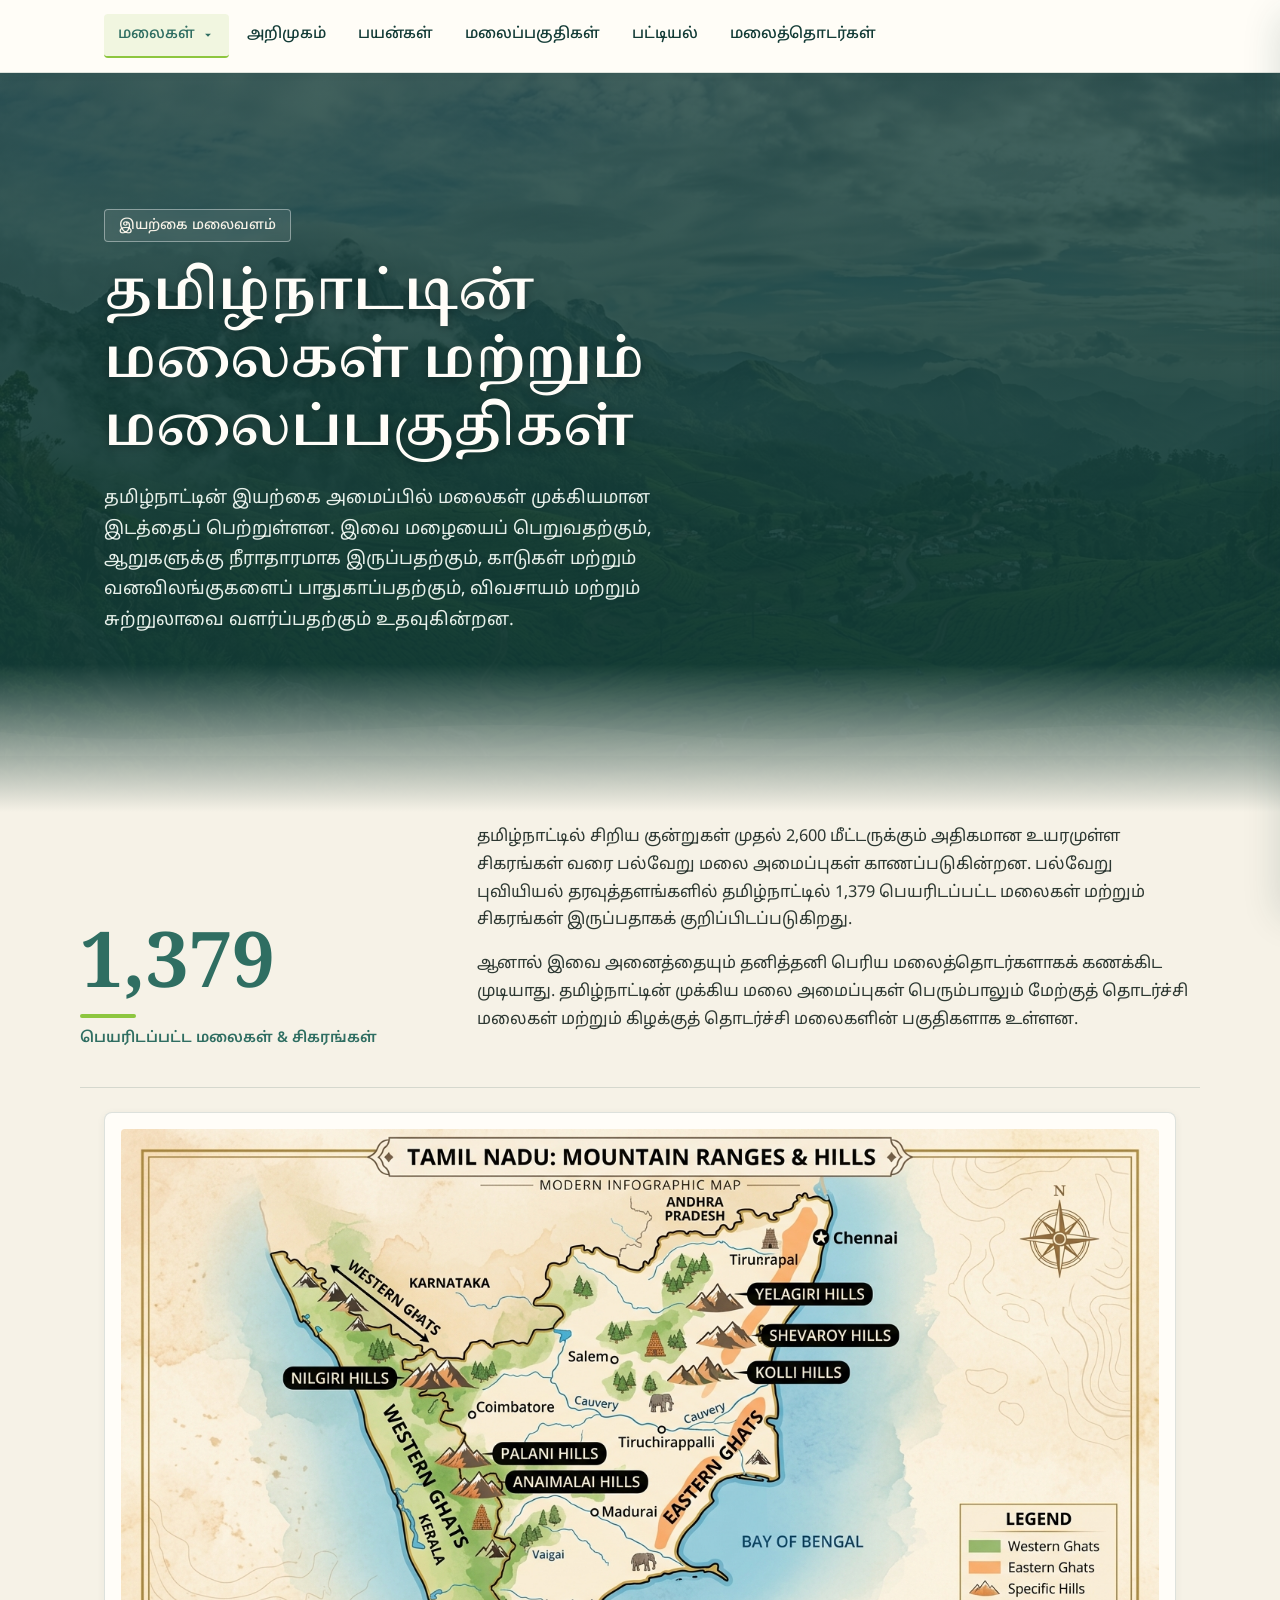
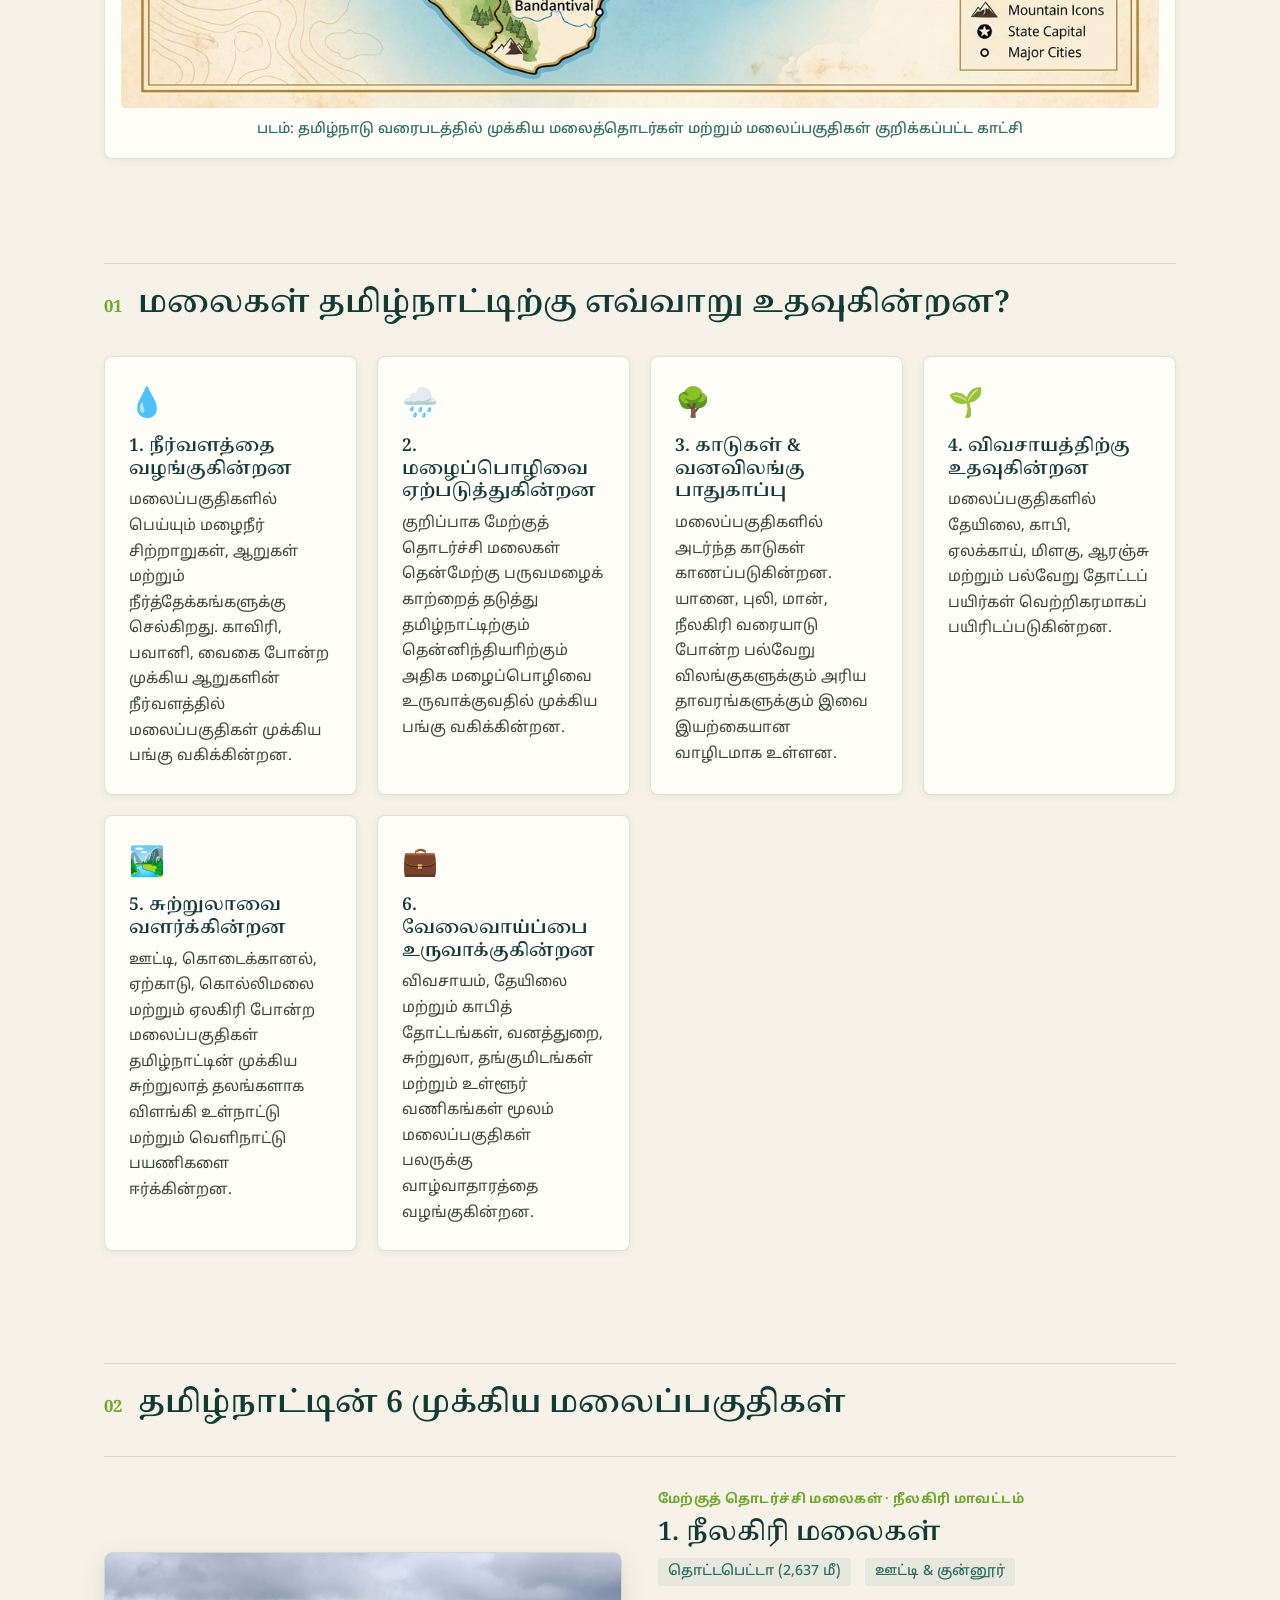
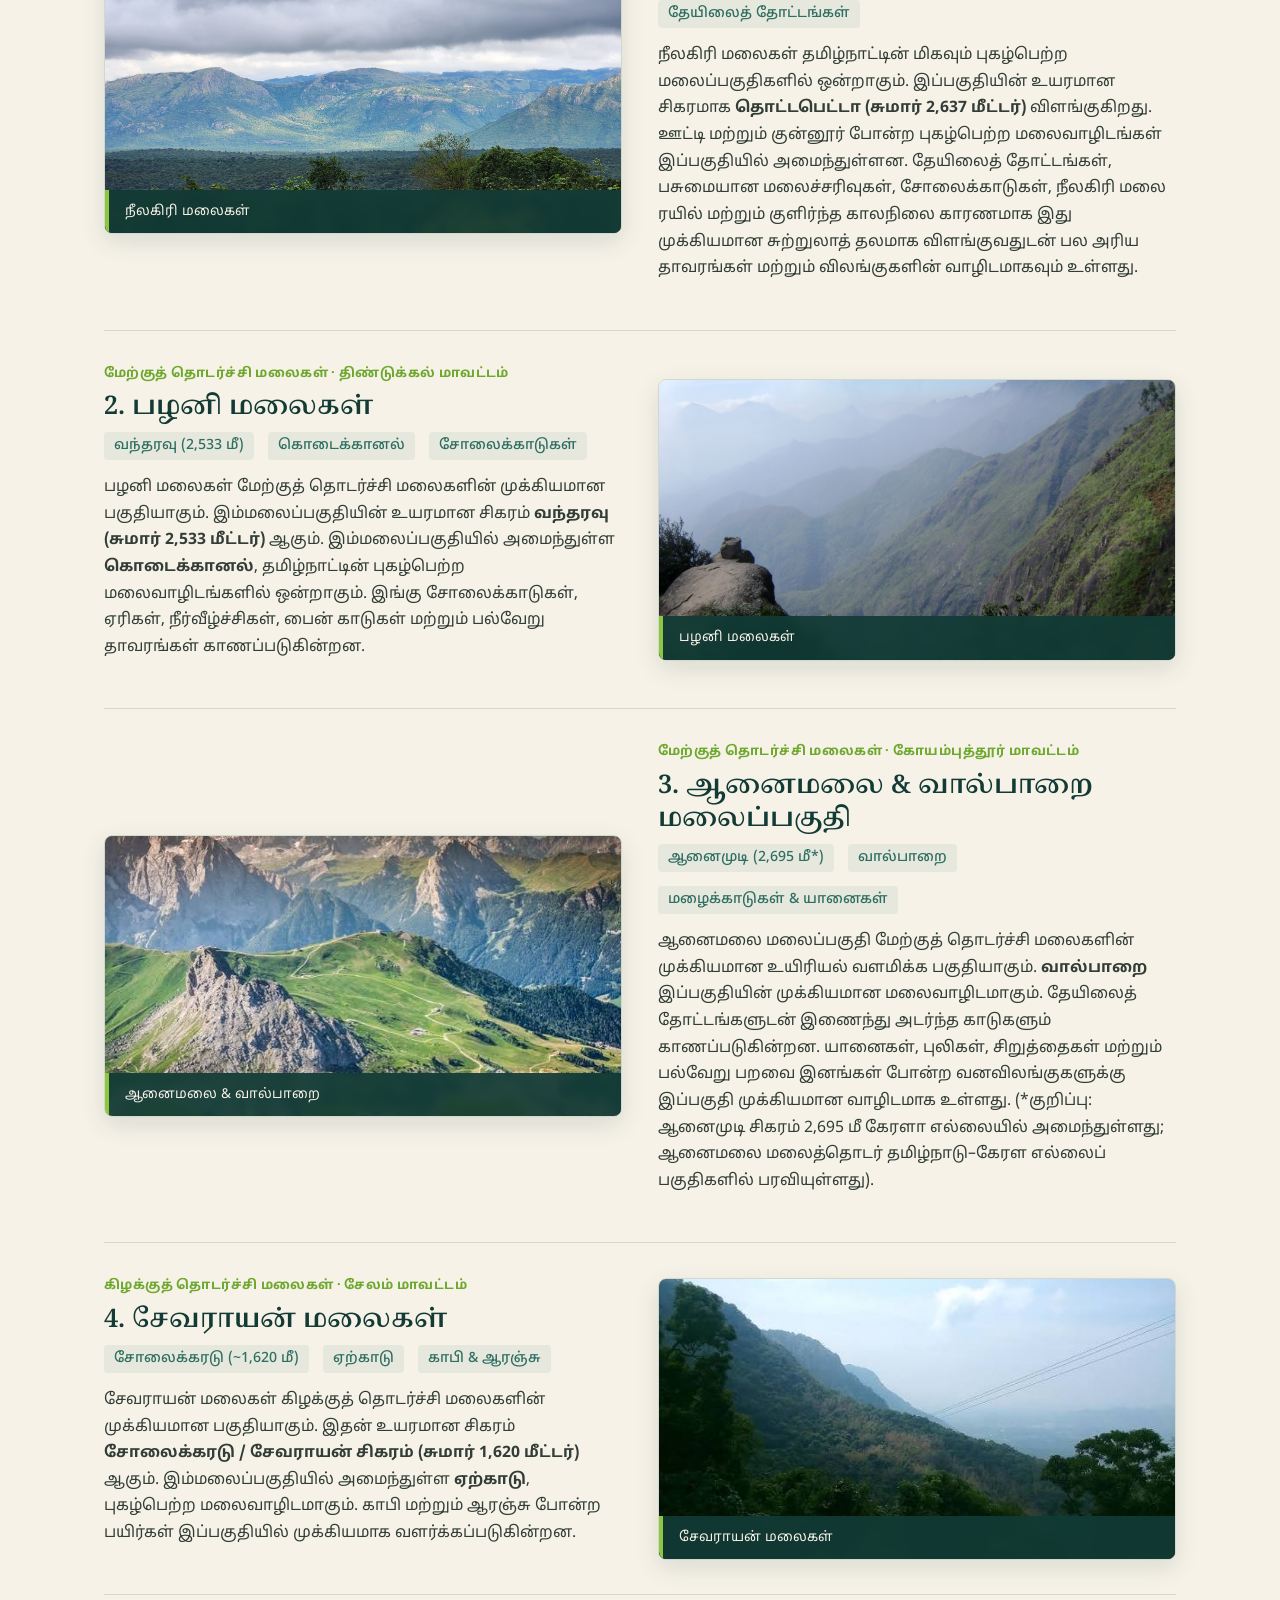
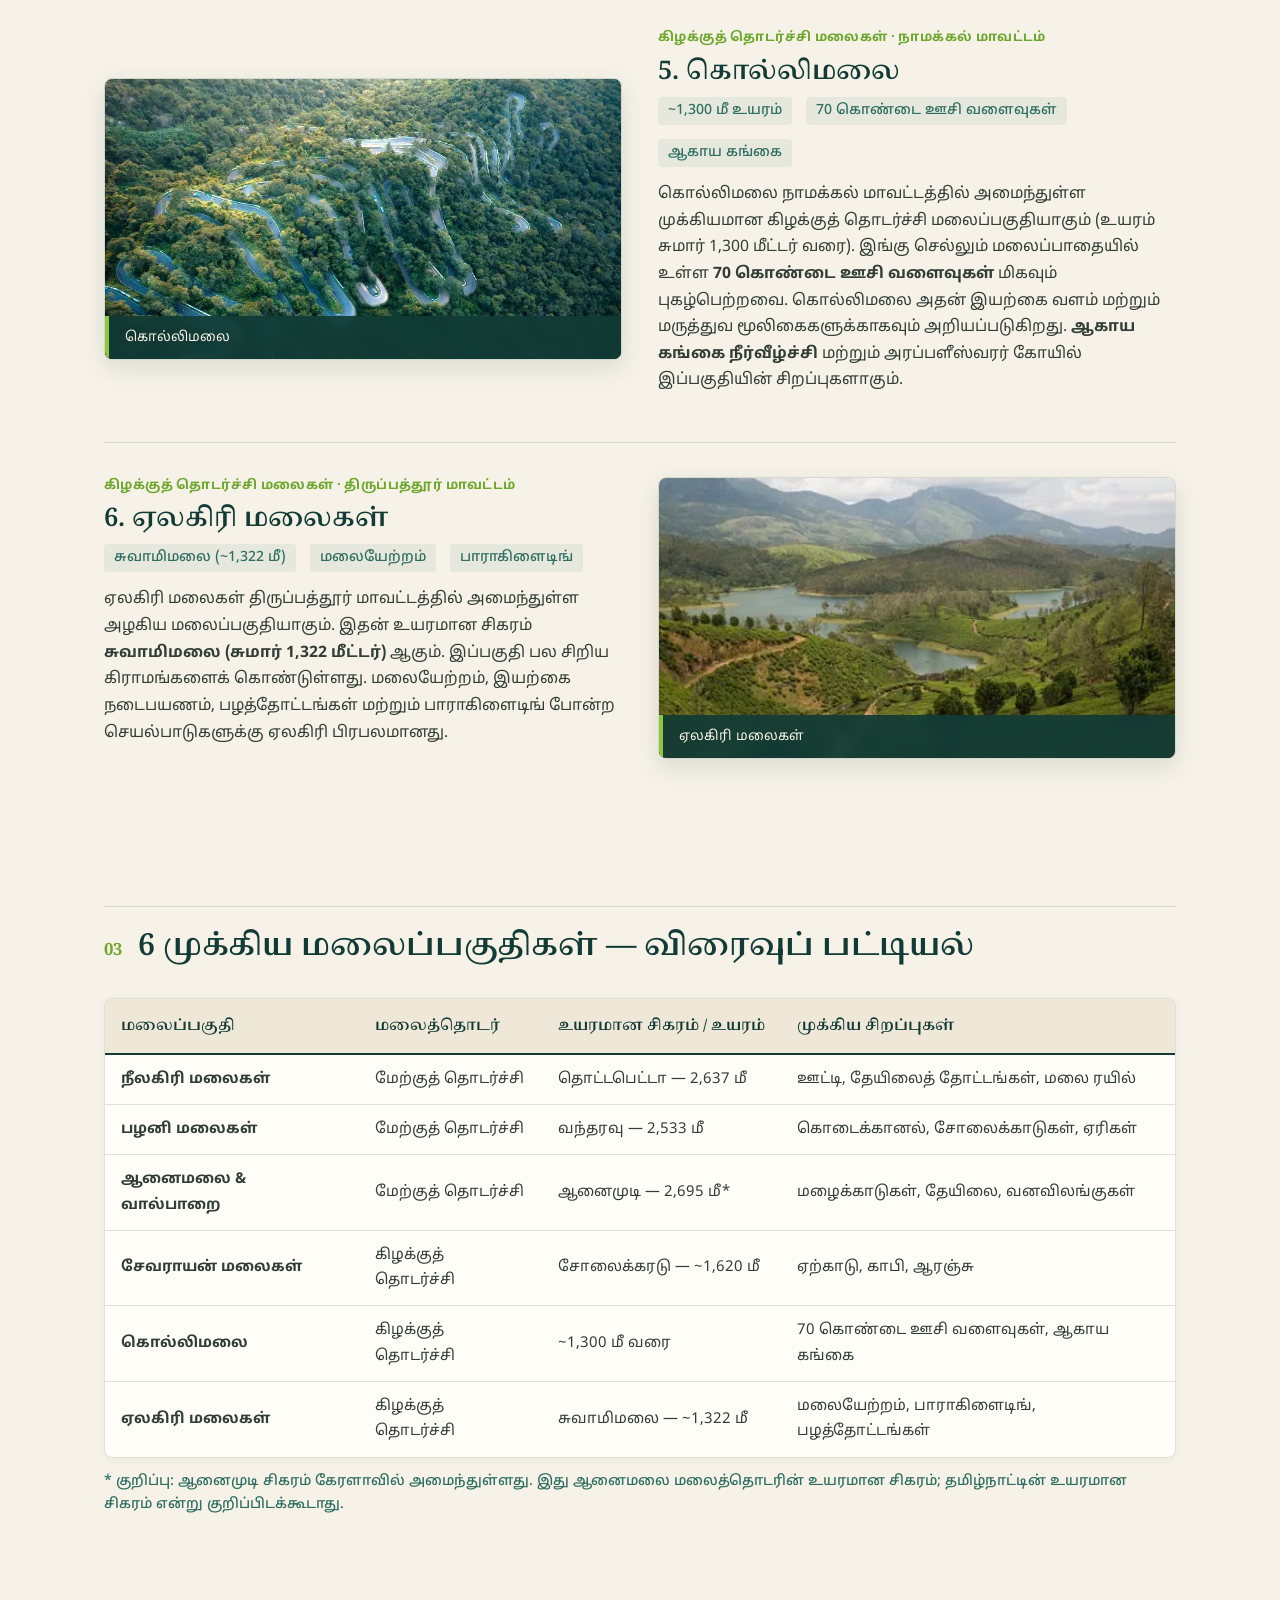
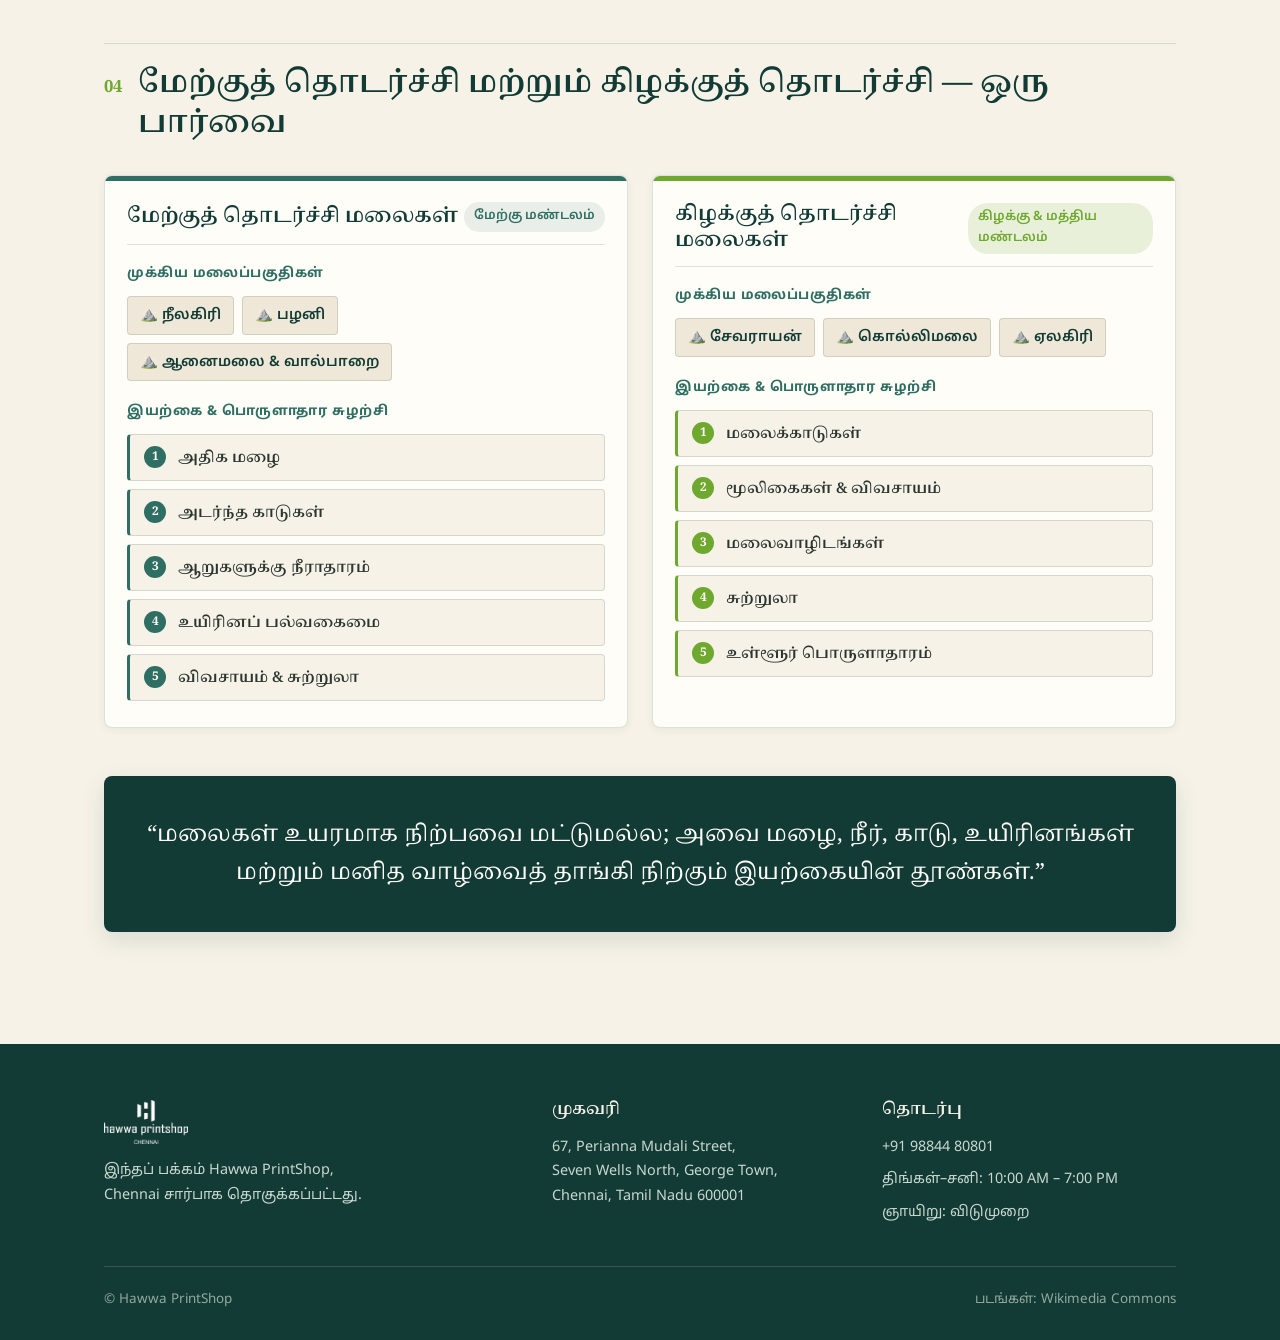
<file: mountains.html>
<!DOCTYPE html>
<html lang="ta">

<head>
  <meta charset="UTF-8">
  <meta name="viewport" content="width=device-width, initial-scale=1.0">
  <title>தமிழ்நாட்டின் மலைகள் — Hawwa PrintShop</title>
  <link rel="preconnect" href="https://fonts.googleapis.com">
  <link rel="preconnect" href="https://fonts.gstatic.com" crossorigin>
  <link
    href="https://fonts.googleapis.com/css2?family=Noto+Serif+Tamil:wght@500;600;700&family=Noto+Sans+Tamil:wght@400;500;600&display=swap"
    rel="stylesheet">
  <link rel="stylesheet" href="styles.css">
</head>

<body>

  <header>
    <div class="header-inner">
  

      <nav class="desktop-nav">
        <div class="nav-dropdown">
          <a href="mountains.html" class="dropdown-toggle active">
            மலைகள்
            <svg class="dropdown-arrow" viewBox="0 0 24 24" width="14" height="14">
              <path d="M7 10l5 5 5-5z" />
            </svg>
          </a>
          <div class="dropdown-menu">
            <a href="index.html">அணைகள் (Dams)</a>
            <a href="rivers.html">ஆறுகள் (Rivers)</a>
            <a href="falls.html">அருவிகள் (Waterfalls)</a>
            <a href="forests.html">காடுகள் (Forests)</a>
            <a href="mountains.html" class="active">மலைகள் (Mountains)</a>
            <a href="lakes.html">ஏரிகள் (Lakes)</a>
            <a href="beach.html">கடற்கரைகள் (Beaches)</a>
            <a href="sanctuaries.html">சரணாலயங்கள் (Sanctuaries)</a>
            <a href="islands.html">தீவுகள் (Islands)</a>
            <a href="ports.html">துறைமுகங்கள் (Ports)</a>
            <a href="palaces.html">அரண்மனைகள் (Palaces)</a>
            <a href="forts.html">கோட்டைகள் (Forts)</a>
          </div>
        </div>
        <a href="#intro">அறிமுகம்</a>
        <a href="#benefits">பயன்கள்</a>
        <a href="#profiles">மலைப்பகுதிகள்</a>
        <a href="#table">பட்டியல்</a>
        <a href="#comparison">மலைத்தொடர்கள்</a>
      </nav>

      <button class="mobile-toggle" aria-label="பட்டி திற" aria-expanded="false">
        <svg viewBox="0 0 24 24">
          <path d="M3 18h18v-2H3v2zm0-5h18v-2H3v2zm0-7v2h18V6H3z" />
        </svg>
      </button>
    </div>
  </header>

  <div class="drawer-backdrop"></div>
  <div class="mobile-drawer" role="dialog" aria-modal="true">
    <div class="drawer-header">
      <div class="brand">
        <a href="index.html"><img src="assets/hawwa-logo.png" alt="Hawwa PrintShop"></a>
      </div>
      <button class="drawer-close" aria-label="மூடு">&times;</button>
    </div>
    <div class="drawer-nav">
      <div class="drawer-section-title">பிரிவுகள்</div>
      <div class="mobile-cat-accordion">
        <button class="mobile-cat-toggle" aria-expanded="false">
          <span>வகைகள் (Categories)</span>
          <svg class="dropdown-arrow" viewBox="0 0 24 24" width="14" height="14">
            <path d="M7 10l5 5 5-5z" />
          </svg>
        </button>
        <div class="mobile-cat-content">
          <a href="index.html">அணைகள் (Dams)</a>
          <a href="rivers.html">ஆறுகள் (Rivers)</a>
          <a href="falls.html">அருவிகள் (Waterfalls)</a>
          <a href="forests.html">காடுகள் (Forests)</a>
          <a href="mountains.html" class="active">மலைகள் (Mountains)</a>
          <a href="lakes.html">ஏரிகள் (Lakes)</a>
          <a href="beach.html">கடற்கரைகள் (Beaches)</a>
          <a href="sanctuaries.html">சரணாலயங்கள் (Sanctuaries)</a>
          <a href="islands.html">தீவுகள் (Islands)</a>
          <a href="ports.html">துறைமுகங்கள் (Ports)</a>
          <a href="palaces.html">அரண்மனைகள் (Palaces)</a>
          <a href="forts.html">கோட்டைகள் (Forts)</a>
        </div>
      </div>
      <div class="drawer-section-title">பக்கத்தின் பகுதிகள்</div>
      <a href="#intro">அறிமுகம்</a>
      <a href="#benefits">பயன்கள்</a>
      <a href="#profiles">மலைப்பகுதிகள்</a>
      <a href="#table">பட்டியல்</a>
      <a href="#comparison">மலைத்தொடர்கள்</a>
    </div>
  </div>

  <section class="hero" id="intro">
    <div class="hero-media">
      <img src="assets/hero-mountains.jpg" alt="தமிழ்நாட்டின் மலைகள்">
    </div>
    <div class="hero-content">
      <span class="eyebrow-tag">இயற்கை மலைவளம்</span>
      <h1>தமிழ்நாட்டின் மலைகள் மற்றும் மலைப்பகுதிகள்</h1>
      <p class="lede">தமிழ்நாட்டின் இயற்கை அமைப்பில் மலைகள் முக்கியமான இடத்தைப் பெற்றுள்ளன. இவை மழையைப் பெறுவதற்கும்,
        ஆறுகளுக்கு நீராதாரமாக இருப்பதற்கும், காடுகள் மற்றும் வனவிலங்குகளைப் பாதுகாப்பதற்கும், விவசாயம் மற்றும்
        சுற்றுலாவை வளர்ப்பதற்கும் உதவுகின்றன.</p>
    </div>
    <svg class="wavecut" viewBox="0 0 1200 60" preserveAspectRatio="none">
      <path d="M0,30 C 200,60 400,0 600,30 C 800,60 1000,0 1200,30 L1200,60 L0,60 Z" fill="#f6f2e7"></path>
    </svg>
  </section>

  <div class="stats">
    <div class="stat-row">
      <div>
        <span class="stat-num">1,379</span>
        <div class="stat-note">பெயரிடப்பட்ட மலைகள் & சிகரங்கள்</div>
      </div>
      <div class="stat-text">
        <p>தமிழ்நாட்டில் சிறிய குன்றுகள் முதல் 2,600 மீட்டருக்கும் அதிகமான உயரமுள்ள சிகரங்கள் வரை பல்வேறு மலை அமைப்புகள்
          காணப்படுகின்றன. பல்வேறு புவியியல் தரவுத்தளங்களில் தமிழ்நாட்டில் 1,379 பெயரிடப்பட்ட மலைகள் மற்றும் சிகரங்கள்
          இருப்பதாகக் குறிப்பிடப்படுகிறது.</p>
        <p>ஆனால் இவை அனைத்தையும் தனித்தனி பெரிய மலைத்தொடர்களாகக் கணக்கிட முடியாது. தமிழ்நாட்டின் முக்கிய மலை அமைப்புகள்
          பெரும்பாலும் மேற்குத் தொடர்ச்சி மலைகள் மற்றும் கிழக்குத் தொடர்ச்சி மலைகளின் பகுதிகளாக உள்ளன.</p>
      </div>
    </div>

    <div class="wrap">
      <div class="map-box">
        <img src="assets/mountain-map.jpg" alt="தமிழ்நாடு 6 முக்கிய மலைப்பகுதிகள் வரைபடம்">
        <div class="map-caption">படம்: தமிழ்நாடு வரைபடத்தில் முக்கிய மலைத்தொடர்கள் மற்றும் மலைப்பகுதிகள் குறிக்கப்பட்ட
          காட்சி</div>
      </div>
    </div>
  </div>

  <section id="benefits">
    <div class="wrap">
      <div class="section-head">
        <span class="idx">01</span>
        <h2>மலைகள் தமிழ்நாட்டிற்கு எவ்வாறு உதவுகின்றன?</h2>
      </div>
      <div class="func-grid">
        <div class="func-card">
          <span class="ic">💧</span>
          <h3>1. நீர்வளத்தை வழங்குகின்றன</h3>
          <p>மலைப்பகுதிகளில் பெய்யும் மழைநீர் சிற்றாறுகள், ஆறுகள் மற்றும் நீர்த்தேக்கங்களுக்கு செல்கிறது. காவிரி, பவானி,
            வைகை போன்ற முக்கிய ஆறுகளின் நீர்வளத்தில் மலைப்பகுதிகள் முக்கிய பங்கு வகிக்கின்றன.</p>
        </div>
        <div class="func-card">
          <span class="ic">🌧️</span>
          <h3>2. மழைப்பொழிவை ஏற்படுத்துகின்றன</h3>
          <p>குறிப்பாக மேற்குத் தொடர்ச்சி மலைகள் தென்மேற்கு பருவமழைக் காற்றைத் தடுத்து தமிழ்நாட்டிற்கும்
            தென்னிந்தியாிற்கும் அதிக மழைப்பொழிவை உருவாக்குவதில் முக்கிய பங்கு வகிக்கின்றன.</p>
        </div>
        <div class="func-card">
          <span class="ic">🌳</span>
          <h3>3. காடுகள் & வனவிலங்கு பாதுகாப்பு</h3>
          <p>மலைப்பகுதிகளில் அடர்ந்த காடுகள் காணப்படுகின்றன. யானை, புலி, மான், நீலகிரி வரையாடு போன்ற பல்வேறு
            விலங்குகளுக்கும் அரிய தாவரங்களுக்கும் இவை இயற்கையான வாழிடமாக உள்ளன.</p>
        </div>
        <div class="func-card">
          <span class="ic">🌱</span>
          <h3>4. விவசாயத்திற்கு உதவுகின்றன</h3>
          <p>மலைப்பகுதிகளில் தேயிலை, காபி, ஏலக்காய், மிளகு, ஆரஞ்சு மற்றும் பல்வேறு தோட்டப் பயிர்கள் வெற்றிகரமாகப்
            பயிரிடப்படுகின்றன.</p>
        </div>
        <div class="func-card">
          <span class="ic">🏞️</span>
          <h3>5. சுற்றுலாவை வளர்க்கின்றன</h3>
          <p>ஊட்டி, கொடைக்கானல், ஏற்காடு, கொல்லிமலை மற்றும் ஏலகிரி போன்ற மலைப்பகுதிகள் தமிழ்நாட்டின் முக்கிய சுற்றுலாத்
            தலங்களாக விளங்கி உள்நாட்டு மற்றும் வெளிநாட்டு பயணிகளை ஈர்க்கின்றன.</p>
        </div>
        <div class="func-card">
          <span class="ic">💼</span>
          <h3>6. வேலைவாய்ப்பை உருவாக்குகின்றன</h3>
          <p>விவசாயம், தேயிலை மற்றும் காபித் தோட்டங்கள், வனத்துறை, சுற்றுலா, தங்குமிடங்கள் மற்றும் உள்ளூர் வணிகங்கள்
            மூலம் மலைப்பகுதிகள் பலருக்கு வாழ்வாதாரத்தை வழங்குகின்றன.</p>
        </div>
      </div>
    </div>
  </section>

  <section id="profiles">
    <div class="wrap">
      <div class="section-head">
        <span class="idx">02</span>
        <h2>தமிழ்நாட்டின் 6 முக்கிய மலைப்பகுதிகள்</h2>
      </div>

      <!-- 1. நீலகிரி மலைகள் -->
      <div class="dam">
        <div class="dam-media">
          <img src="assets/mountain-nilgiri.jpg" alt="நீலகிரி மலைகள்">
          <div class="dam-plate">நீலகிரி மலைகள்</div>
        </div>
        <div class="dam-body">
          <div class="tag">மேற்குத் தொடர்ச்சி மலைகள் · நீலகிரி மாவட்டம்</div>
          <h3>1. நீலகிரி மலைகள்</h3>
          <div class="meta"><span>தொட்டபெட்டா (2,637 மீ)</span><span>ஊட்டி & குன்னூர்</span><span>தேயிலைத்
              தோட்டங்கள்</span></div>
          <p>நீலகிரி மலைகள் தமிழ்நாட்டின் மிகவும் புகழ்பெற்ற மலைப்பகுதிகளில் ஒன்றாகும். இப்பகுதியின் உயரமான சிகரமாக
            <strong>தொட்டபெட்டா (சுமார் 2,637 மீட்டர்)</strong> விளங்குகிறது. ஊட்டி மற்றும் குன்னூர் போன்ற புகழ்பெற்ற
            மலைவாழிடங்கள் இப்பகுதியில் அமைந்துள்ளன. தேயிலைத் தோட்டங்கள், பசுமையான மலைச்சரிவுகள், சோலைக்காடுகள், நீலகிரி
            மலை ரயில் மற்றும் குளிர்ந்த காலநிலை காரணமாக இது முக்கியமான சுற்றுலாத் தலமாக விளங்குவதுடன் பல அரிய தாவரங்கள்
            மற்றும் விலங்குகளின் வாழிடமாகவும் உள்ளது.
          </p>
        </div>
      </div>

      <!-- 2. பழனி மலைகள் -->
      <div class="dam rev">
        <div class="dam-media">
          <img src="assets/mountain-palani.jpg" alt="பழனி மலைகள்">
          <div class="dam-plate">பழனி மலைகள்</div>
        </div>
        <div class="dam-body">
          <div class="tag">மேற்குத் தொடர்ச்சி மலைகள் · திண்டுக்கல் மாவட்டம்</div>
          <h3>2. பழனி மலைகள்</h3>
          <div class="meta"><span>வந்தரவு (2,533 மீ)</span><span>கொடைக்கானல்</span><span>சோலைக்காடுகள்</span></div>
          <p>பழனி மலைகள் மேற்குத் தொடர்ச்சி மலைகளின் முக்கியமான பகுதியாகும். இம்மலைப்பகுதியின் உயரமான சிகரம்
            <strong>வந்தரவு (சுமார் 2,533 மீட்டர்)</strong> ஆகும். இம்மலைப்பகுதியில் அமைந்துள்ள
            <strong>கொடைக்கானல்</strong>, தமிழ்நாட்டின் புகழ்பெற்ற மலைவாழிடங்களில் ஒன்றாகும். இங்கு சோலைக்காடுகள்,
            ஏரிகள், நீர்வீழ்ச்சிகள், பைன் காடுகள் மற்றும் பல்வேறு தாவரங்கள் காணப்படுகின்றன.
          </p>
        </div>
      </div>

      <!-- 3. ஆனைமலை & வால்பாறை மலைப்பகுதி -->
      <div class="dam">
        <div class="dam-media">
          <img src="assets/mountain-anaimalai.jpg" alt="ஆனைமலை & வால்பாறை மலைப்பகுதி">
          <div class="dam-plate">ஆனைமலை & வால்பாறை</div>
        </div>
        <div class="dam-body">
          <div class="tag">மேற்குத் தொடர்ச்சி மலைகள் · கோயம்புத்தூர் மாவட்டம்</div>
          <h3>3. ஆனைமலை & வால்பாறை மலைப்பகுதி</h3>
          <div class="meta"><span>ஆனைமுடி (2,695 மீ*)</span><span>வால்பாறை</span><span>மழைக்காடுகள் & யானைகள்</span>
          </div>
          <p>ஆனைமலை மலைப்பகுதி மேற்குத் தொடர்ச்சி மலைகளின் முக்கியமான உயிரியல் வளமிக்க பகுதியாகும்.
            <strong>வால்பாறை</strong> இப்பகுதியின் முக்கியமான மலைவாழிடமாகும். தேயிலைத் தோட்டங்களுடன் இணைந்து அடர்ந்த
            காடுகளும் காணப்படுகின்றன. யானைகள், புலிகள், சிறுத்தைகள் மற்றும் பல்வேறு பறவை இனங்கள் போன்ற வனவிலங்குகளுக்கு
            இப்பகுதி முக்கியமான வாழிடமாக உள்ளது. (*குறிப்பு: ஆனைமுடி சிகரம் 2,695 மீ கேரளா எல்லையில் அமைந்துள்ளது;
            ஆனைமலை மலைத்தொடர் தமிழ்நாடு–கேரள எல்லைப் பகுதிகளில் பரவியுள்ளது).
          </p>
        </div>
      </div>

      <!-- 4. சேவராயன் மலைகள் -->
      <div class="dam rev">
        <div class="dam-media">
          <img src="assets/mountain-shevaroy.jpg" alt="சேவராயன் மலைகள்">
          <div class="dam-plate">சேவராயன் மலைகள்</div>
        </div>
        <div class="dam-body">
          <div class="tag">கிழக்குத் தொடர்ச்சி மலைகள் · சேலம் மாவட்டம்</div>
          <h3>4. சேவராயன் மலைகள்</h3>
          <div class="meta"><span>சோலைக்கரடு (~1,620 மீ)</span><span>ஏற்காடு</span><span>காபி & ஆரஞ்சு</span></div>
          <p>சேவராயன் மலைகள் கிழக்குத் தொடர்ச்சி மலைகளின் முக்கியமான பகுதியாகும். இதன் உயரமான சிகரம் <strong>சோலைக்கரடு
              / சேவராயன் சிகரம் (சுமார் 1,620 மீட்டர்)</strong> ஆகும். இம்மலைப்பகுதியில் அமைந்துள்ள
            <strong>ஏற்காடு</strong>, புகழ்பெற்ற மலைவாழிடமாகும். காபி மற்றும் ஆரஞ்சு போன்ற பயிர்கள் இப்பகுதியில்
            முக்கியமாக வளர்க்கப்படுகின்றன.
          </p>
        </div>
      </div>

      <!-- 5. கொல்லிமலை -->
      <div class="dam">
        <div class="dam-media">
          <img src="assets/mountain-kollihills.jpg" alt="கொல்லிமலை">
          <div class="dam-plate">கொல்லிமலை</div>
        </div>
        <div class="dam-body">
          <div class="tag">கிழக்குத் தொடர்ச்சி மலைகள் · நாமக்கல் மாவட்டம்</div>
          <h3>5. கொல்லிமலை</h3>
          <div class="meta"><span>~1,300 மீ உயரம்</span><span>70 கொண்டை ஊசி வளைவுகள்</span><span>ஆகாய கங்கை</span></div>
          <p>கொல்லிமலை நாமக்கல் மாவட்டத்தில் அமைந்துள்ள முக்கியமான கிழக்குத் தொடர்ச்சி மலைப்பகுதியாகும் (உயரம் சுமார்
            1,300 மீட்டர் வரை). இங்கு செல்லும் மலைப்பாதையில் உள்ள <strong>70 கொண்டை ஊசி வளைவுகள்</strong> மிகவும்
            புகழ்பெற்றவை. கொல்லிமலை அதன் இயற்கை வளம் மற்றும் மருத்துவ மூலிகைகளுக்காகவும் அறியப்படுகிறது. <strong>ஆகாய
              கங்கை நீர்வீழ்ச்சி</strong> மற்றும் அரப்பளீஸ்வரர் கோயில் இப்பகுதியின் சிறப்புகளாகும்.</p>
        </div>
      </div>

      <!-- 6. ஏலகிரி மலைகள் -->
      <div class="dam rev">
        <div class="dam-media">
          <img src="assets/mountain-yelagiri.jpg" alt="ஏலகிரி மலைகள்">
          <div class="dam-plate">ஏலகிரி மலைகள்</div>
        </div>
        <div class="dam-body">
          <div class="tag">கிழக்குத் தொடர்ச்சி மலைகள் · திருப்பத்தூர் மாவட்டம்</div>
          <h3>6. ஏலகிரி மலைகள்</h3>
          <div class="meta"><span>சுவாமிமலை (~1,322 மீ)</span><span>மலையேற்றம்</span><span>பாராகிளைடிங்</span></div>
          <p>ஏலகிரி மலைகள் திருப்பத்தூர் மாவட்டத்தில் அமைந்துள்ள அழகிய மலைப்பகுதியாகும். இதன் உயரமான சிகரம்
            <strong>சுவாமிமலை (சுமார் 1,322 மீட்டர்)</strong> ஆகும். இப்பகுதி பல சிறிய கிராமங்களைக் கொண்டுள்ளது.
            மலையேற்றம், இயற்கை நடைபயணம், பழத்தோட்டங்கள் மற்றும் பாராகிளைடிங் போன்ற செயல்பாடுகளுக்கு ஏலகிரி பிரபலமானது.
          </p>
        </div>
      </div>

    </div>
  </section>

  <section id="table">
    <div class="wrap">
      <div class="section-head">
        <span class="idx">03</span>
        <h2>6 முக்கிய மலைப்பகுதிகள் — விரைவுப் பட்டியல்</h2>
      </div>
      <div class="table-responsive">
        <table>
          <thead>
            <tr>
              <th>மலைப்பகுதி</th>
              <th>மலைத்தொடர்</th>
              <th>உயரமான சிகரம் / உயரம்</th>
              <th>முக்கிய சிறப்புகள்</th>
            </tr>
          </thead>
          <tbody>
            <tr>
              <td><strong>நீலகிரி மலைகள்</strong></td>
              <td>மேற்குத் தொடர்ச்சி</td>
              <td>தொட்டபெட்டா — 2,637 மீ</td>
              <td>ஊட்டி, தேயிலைத் தோட்டங்கள், மலை ரயில்</td>
            </tr>
            <tr>
              <td><strong>பழனி மலைகள்</strong></td>
              <td>மேற்குத் தொடர்ச்சி</td>
              <td>வந்தரவு — 2,533 மீ</td>
              <td>கொடைக்கானல், சோலைக்காடுகள், ஏரிகள்</td>
            </tr>
            <tr>
              <td><strong>ஆனைமலை & வால்பாறை</strong></td>
              <td>மேற்குத் தொடர்ச்சி</td>
              <td>ஆனைமுடி — 2,695 மீ*</td>
              <td>மழைக்காடுகள், தேயிலை, வனவிலங்குகள்</td>
            </tr>
            <tr>
              <td><strong>சேவராயன் மலைகள்</strong></td>
              <td>கிழக்குத் தொடர்ச்சி</td>
              <td>சோலைக்கரடு — ~1,620 மீ</td>
              <td>ஏற்காடு, காபி, ஆரஞ்சு</td>
            </tr>
            <tr>
              <td><strong>கொல்லிமலை</strong></td>
              <td>கிழக்குத் தொடர்ச்சி</td>
              <td>~1,300 மீ வரை</td>
              <td>70 கொண்டை ஊசி வளைவுகள், ஆகாய கங்கை</td>
            </tr>
            <tr>
              <td><strong>ஏலகிரி மலைகள்</strong></td>
              <td>கிழக்குத் தொடர்ச்சி</td>
              <td>சுவாமிமலை — ~1,322 மீ</td>
              <td>மலையேற்றம், பாராகிளைடிங், பழத்தோட்டங்கள்</td>
            </tr>
          </tbody>
        </table>
      </div>
      <p class="table-note">* குறிப்பு: ஆனைமுடி சிகரம் கேரளாவில் அமைந்துள்ளது. இது ஆனைமலை மலைத்தொடரின் உயரமான சிகரம்;
        தமிழ்நாட்டின் உயரமான சிகரம் என்று குறிப்பிடக்கூடாது.</p>
    </div>
  </section>

  <section id="comparison">
    <div class="wrap">
      <div class="section-head">
        <span class="idx">04</span>
        <h2>மேற்குத் தொடர்ச்சி மற்றும் கிழக்குத் தொடர்ச்சி — ஒரு பார்வை</h2>
      </div>

      <div class="ghats-grid">
        <!-- 1. மேற்குத் தொடர்ச்சி மலைகள் -->
        <div class="ghat-card">
          <div class="ghat-header">
            <h3 class="ghat-title">மேற்குத் தொடர்ச்சி மலைகள்</h3>
            <span class="ghat-badge">மேற்கு மண்டலம்</span>
          </div>

          <div class="ghat-section-title">முக்கிய மலைப்பகுதிகள்</div>
          <div class="ghat-pills">
            <span class="ghat-pill">⛰️ நீலகிரி</span>
            <span class="ghat-pill">⛰️ பழனி</span>
            <span class="ghat-pill">⛰️ ஆனைமலை & வால்பாறை</span>
          </div>

          <div class="ghat-section-title">இயற்கை &amp; பொருளாதார சுழற்சி</div>
          <div class="ghat-chain-flow">
            <div class="chain-step">
              <span class="chain-step-num">1</span>
              <span>அதிக மழை</span>
            </div>
            <div class="chain-step">
              <span class="chain-step-num">2</span>
              <span>அடர்ந்த காடுகள்</span>
            </div>
            <div class="chain-step">
              <span class="chain-step-num">3</span>
              <span>ஆறுகளுக்கு நீராதாரம்</span>
            </div>
            <div class="chain-step">
              <span class="chain-step-num">4</span>
              <span>உயிரினப் பல்வகைமை</span>
            </div>
            <div class="chain-step">
              <span class="chain-step-num">5</span>
              <span>விவசாயம் &amp; சுற்றுலா</span>
            </div>
          </div>
        </div>

        <!-- 2. கிழக்குத் தொடர்ச்சி மலைகள் -->
        <div class="ghat-card east">
          <div class="ghat-header">
            <h3 class="ghat-title">கிழக்குத் தொடர்ச்சி மலைகள்</h3>
            <span class="ghat-badge">கிழக்கு &amp; மத்திய மண்டலம்</span>
          </div>

          <div class="ghat-section-title">முக்கிய மலைப்பகுதிகள்</div>
          <div class="ghat-pills">
            <span class="ghat-pill">⛰️ சேவராயன்</span>
            <span class="ghat-pill">⛰️ கொல்லிமலை</span>
            <span class="ghat-pill">⛰️ ஏலகிரி</span>
          </div>

          <div class="ghat-section-title">இயற்கை &amp; பொருளாதார சுழற்சி</div>
          <div class="ghat-chain-flow">
            <div class="chain-step">
              <span class="chain-step-num">1</span>
              <span>மலைக்காடுகள்</span>
            </div>
            <div class="chain-step">
              <span class="chain-step-num">2</span>
              <span>மூலிகைகள் &amp; விவசாயம்</span>
            </div>
            <div class="chain-step">
              <span class="chain-step-num">3</span>
              <span>மலைவாழிடங்கள்</span>
            </div>
            <div class="chain-step">
              <span class="chain-step-num">4</span>
              <span>சுற்றுலா</span>
            </div>
            <div class="chain-step">
              <span class="chain-step-num">5</span>
              <span>உள்ளூர் பொருளாதாரம்</span>
            </div>
          </div>
        </div>
      </div>

      <div class="quote-box">
        <p>“மலைகள் உயரமாக நிற்பவை மட்டுமல்ல; அவை மழை, நீர், காடு, உயிரினங்கள் மற்றும் மனித வாழ்வைத் தாங்கி நிற்கும்
          இயற்கையின் தூண்கள்.”</p>
      </div>
    </div>
  </section>

  <footer>
    <div class="wrap">
      <div class="foot-grid">
        <div class="foot-brand">
          <img src="assets/hawwa-logo.png" alt="Hawwa PrintShop">
          <p>இந்தப் பக்கம் Hawwa PrintShop, Chennai சார்பாக தொகுக்கப்பட்டது.</p>
        </div>
        <div>
          <h4>முகவரி</h4>
          <address>67, Perianna Mudali Street,<br>Seven Wells North, George Town,<br>Chennai, Tamil Nadu 600001
          </address>
        </div>
        <div>
          <h4>தொடர்பு</h4>
          <p>+91 98844 80801</p>
          <p>திங்கள்–சனி: 10:00 AM – 7:00 PM</p>
          <p>ஞாயிறு: விடுமுறை</p>
        </div>
      </div>
      <div class="foot-bottom">
        <span>© Hawwa PrintShop</span>
        <span>படங்கள்: Wikimedia Commons</span>
      </div>
    </div>
  </footer>

  <script src="main.js"></script>
</body>

</html>
</file>
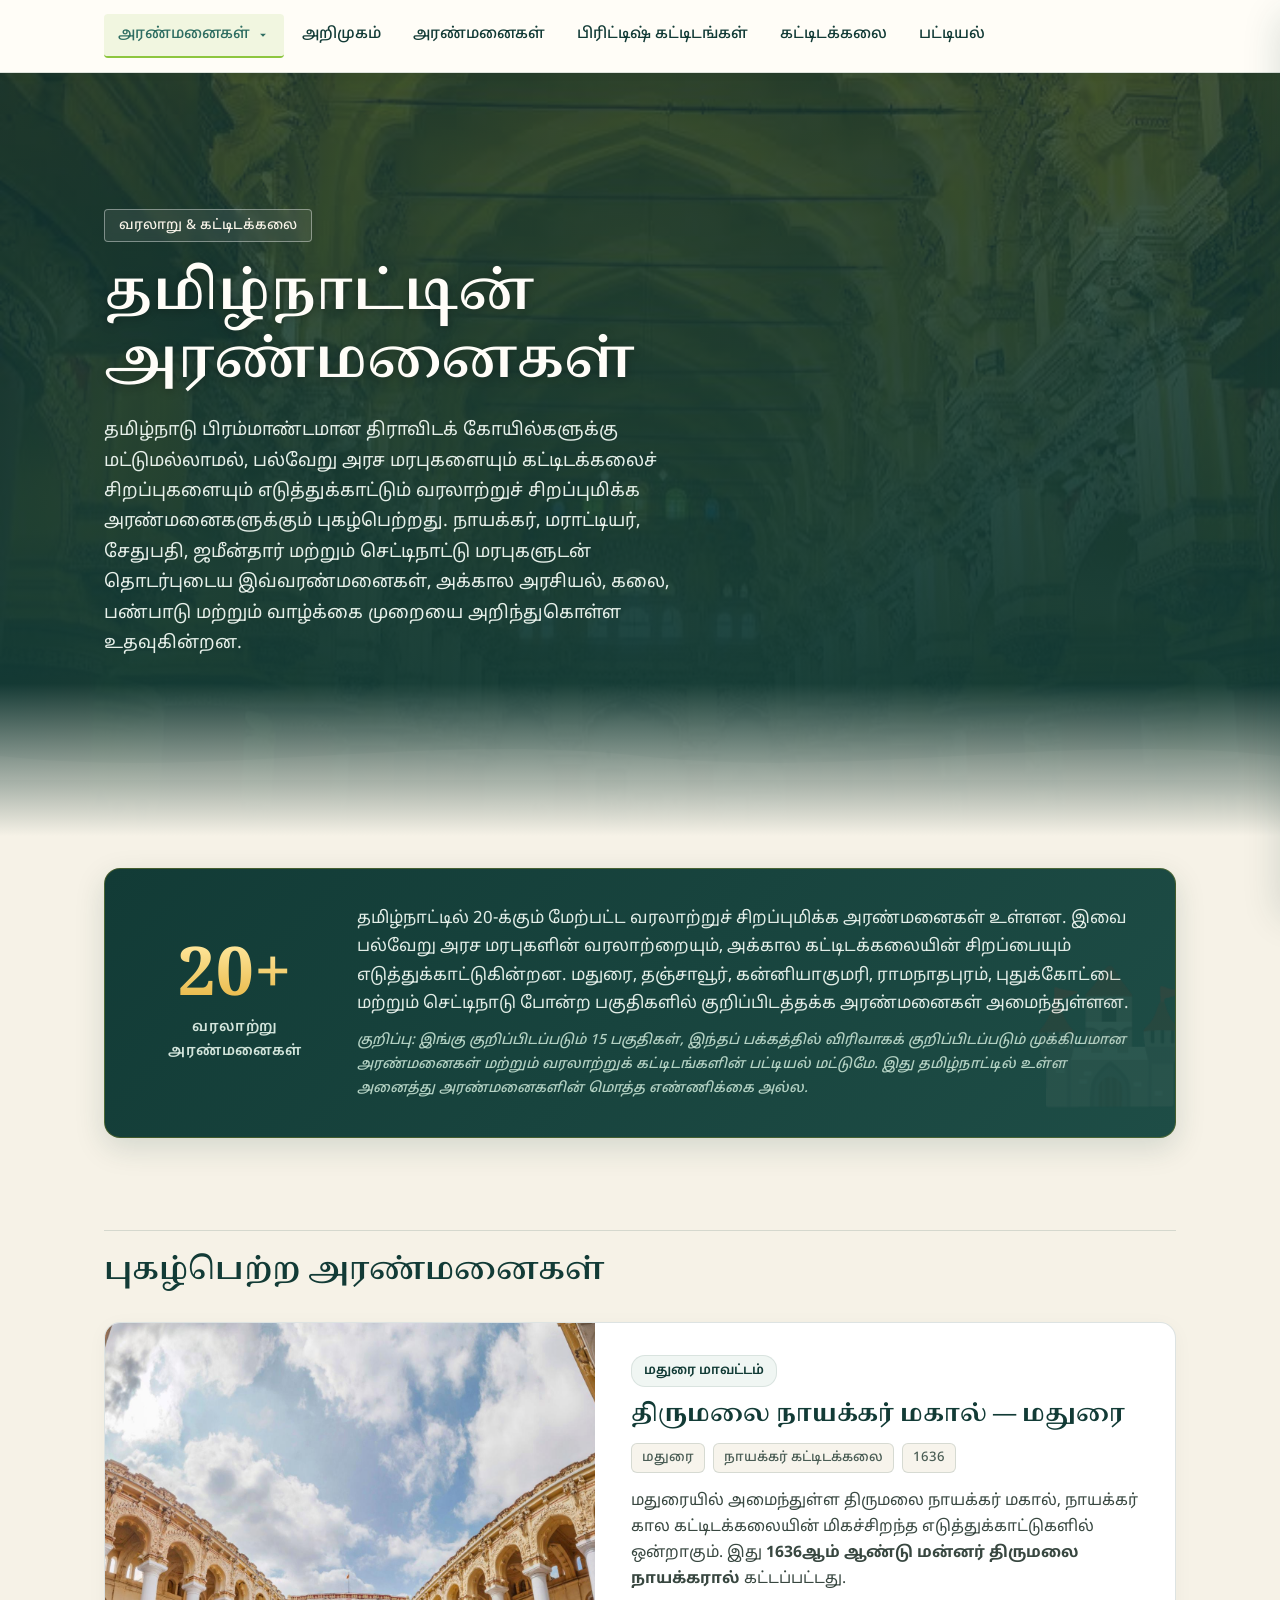
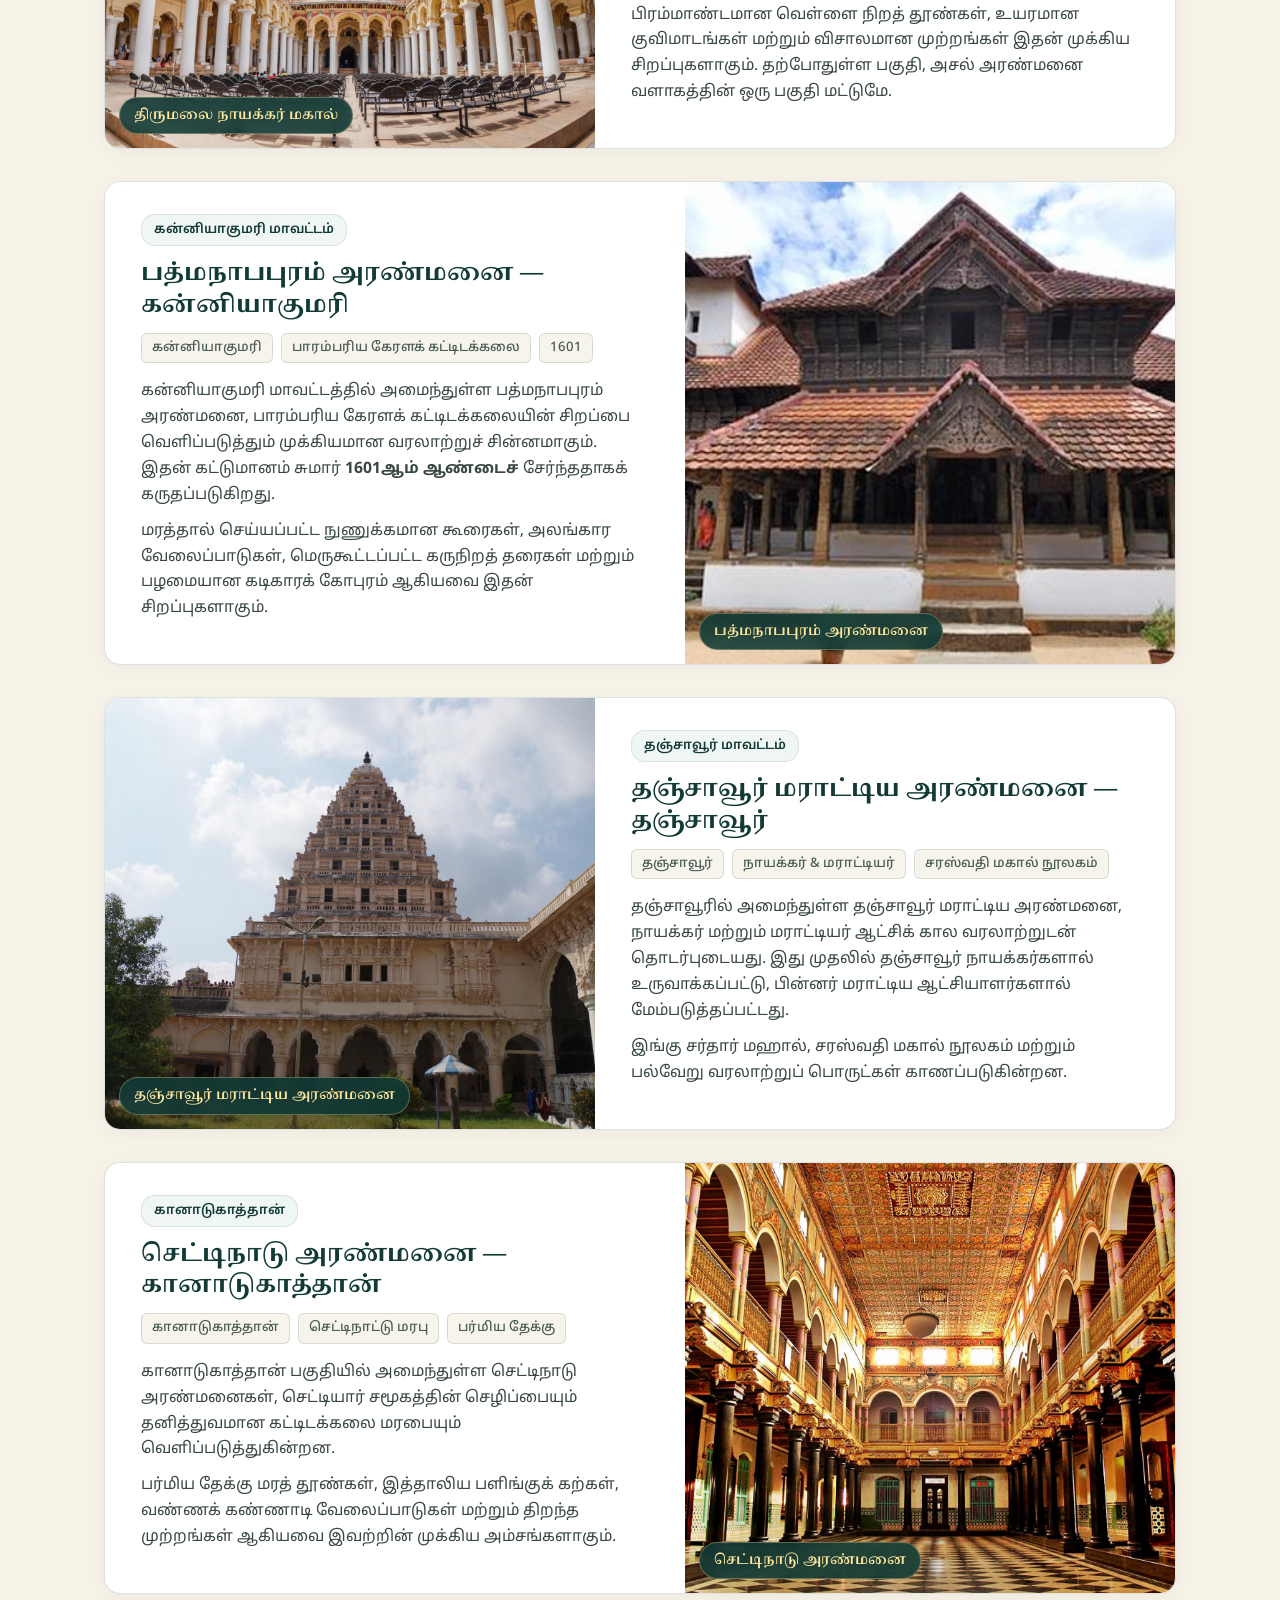
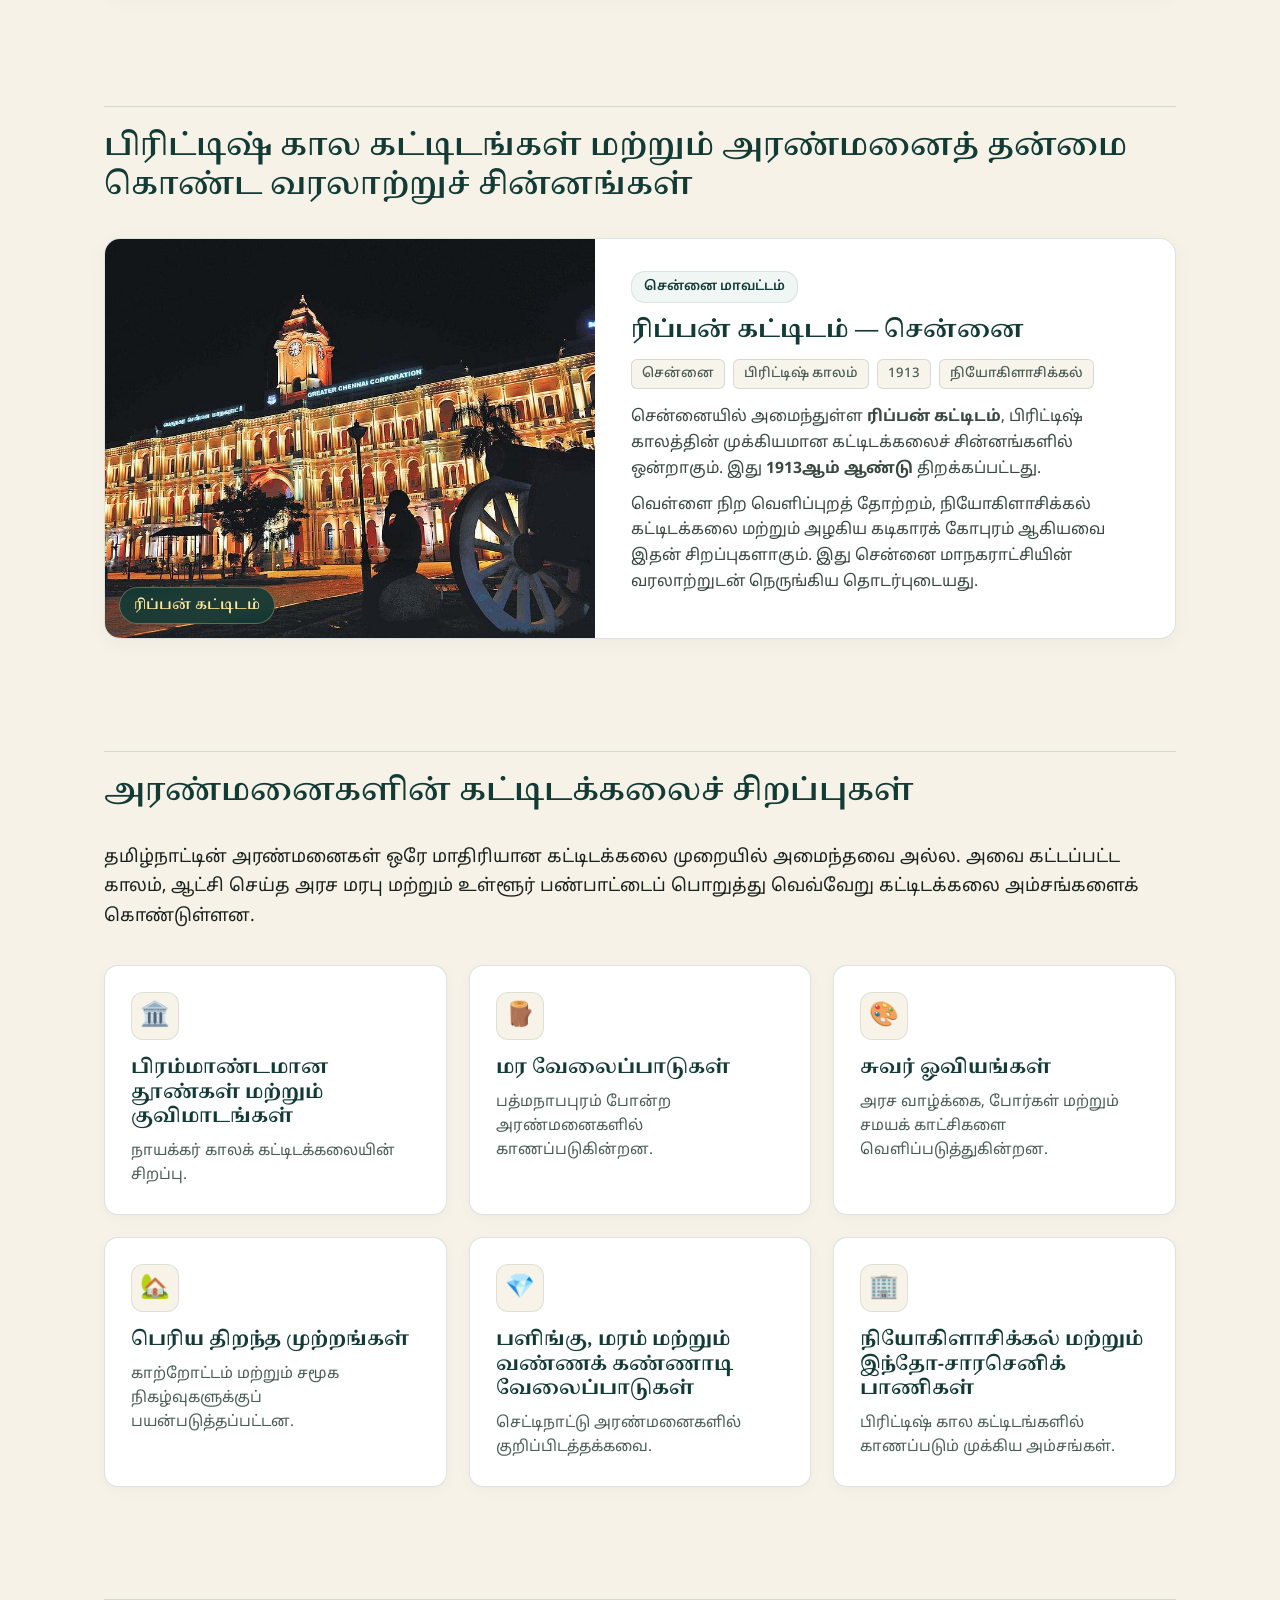
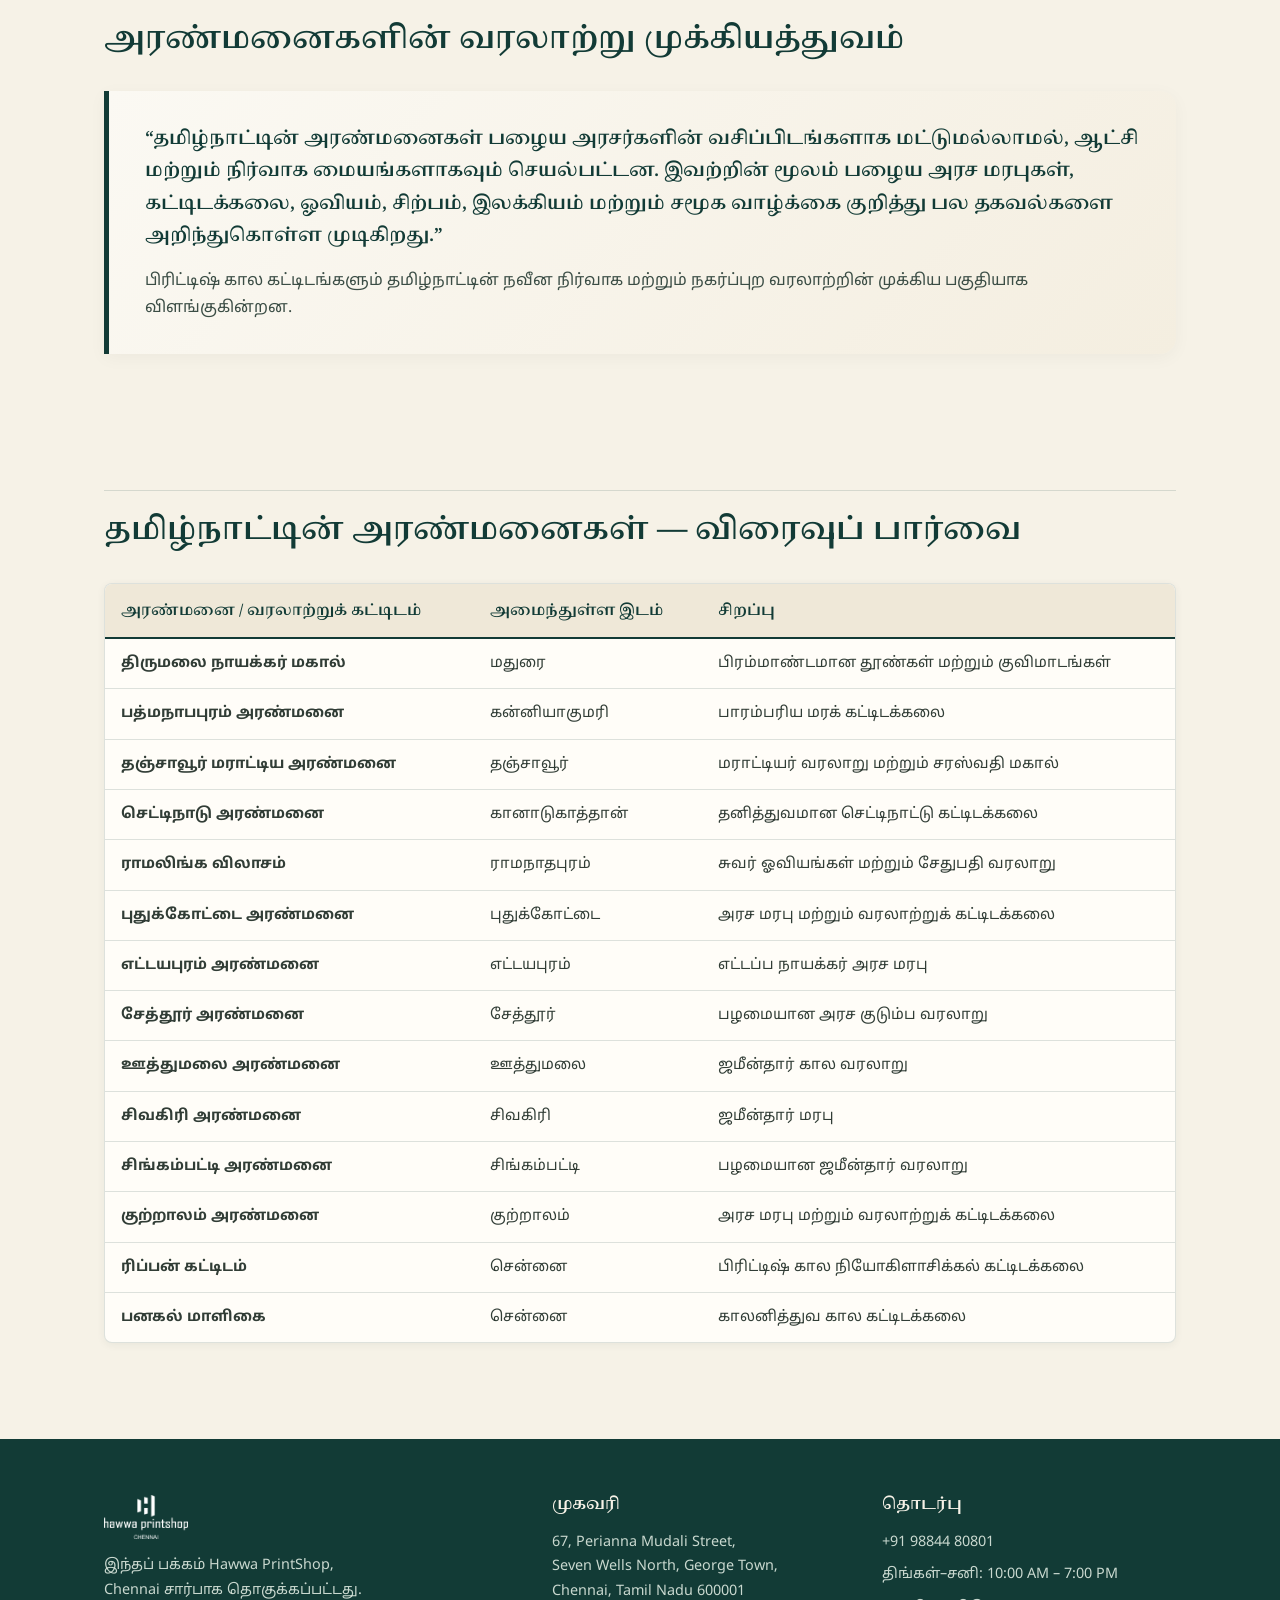
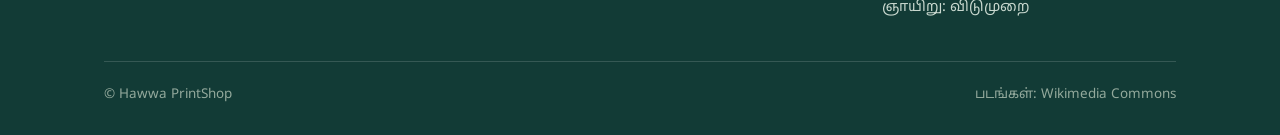
<file: palaces.html>
<!DOCTYPE html>
<html lang="ta">

<head>
    <meta charset="UTF-8">
    <meta name="viewport" content="width=device-width, initial-scale=1.0">
    <title>தமிழ்நாட்டின் அரண்மனைகள் — Hawwa PrintShop</title>
    <link rel="preconnect" href="https://fonts.googleapis.com">
    <link rel="preconnect" href="https://fonts.gstatic.com" crossorigin>
    <link
        href="https://fonts.googleapis.com/css2?family=Noto+Serif+Tamil:wght@500;600;700&family=Noto+Sans+Tamil:wght@400;500;600&display=swap"
        rel="stylesheet">
    <link rel="stylesheet" href="styles.css">
</head>

<body>

    <header>
        <div class="header-inner">
         

            <nav class="desktop-nav">
                <div class="nav-dropdown">
                    <a href="palaces.html" class="dropdown-toggle active">
                        அரண்மனைகள்
                        <svg class="dropdown-arrow" viewBox="0 0 24 24" width="14" height="14">
                            <path d="M7 10l5 5 5-5z" />
                        </svg>
                    </a>
                    <div class="dropdown-menu">
                        <a href="index.html">அணைகள் (Dams)</a>
                        <a href="rivers.html">ஆறுகள் (Rivers)</a>
                        <a href="falls.html">அருவிகள் (Waterfalls)</a>
                        <a href="forests.html">காடுகள் (Forests)</a>
                        <a href="mountains.html">மலைகள் (Mountains)</a>
                        <a href="lakes.html">ஏரிகள் (Lakes)</a>
                        <a href="beach.html">கடற்கரைகள் (Beaches)</a>
                        <a href="sanctuaries.html">சரணாலயங்கள் (Sanctuaries)</a>
                        <a href="islands.html">தீவுகள் (Islands)</a>
                        <a href="ports.html">துறைமுகங்கள் (Ports)</a>
                        <a href="palaces.html" class="active">அரண்மனைகள் (Palaces)</a>
                        <a href="forts.html">கோட்டைகள் (Forts)</a>
                    </div>
                </div>
                <a href="#intro">அறிமுகம்</a>
                <a href="#profiles">அரண்மனைகள்</a>
                <a href="#british">பிரிட்டிஷ் கட்டிடங்கள்</a>
                <a href="#architecture">கட்டிடக்கலை</a>
                <a href="#table">பட்டியல்</a>
            </nav>

            <button class="mobile-toggle" aria-label="பட்டி திற" aria-expanded="false">
                <svg viewBox="0 0 24 24">
                    <path d="M3 18h18v-2H3v2zm0-5h18v-2H3v2zm0-7v2h18V6H3z" />
                </svg>
            </button>
        </div>
    </header>

    <div class="drawer-backdrop"></div>
    <div class="mobile-drawer" role="dialog" aria-modal="true">
        <div class="drawer-header">
            <div class="brand">
                <a href="index.html"><img src="assets/hawwa-logo.png" alt="Hawwa PrintShop"></a>
            </div>
            <button class="drawer-close" aria-label="மூடு">&times;</button>
        </div>
        <div class="drawer-nav">
            <div class="drawer-section-title">பிரிவுகள்</div>
            <div class="mobile-cat-accordion">
                <button class="mobile-cat-toggle" aria-expanded="false">
                    <span>வகைகள் (Categories)</span>
                    <svg class="dropdown-arrow" viewBox="0 0 24 24" width="14" height="14">
                        <path d="M7 10l5 5 5-5z" />
                    </svg>
                </button>
                <div class="mobile-cat-content">
                    <a href="index.html">அணைகள் (Dams)</a>
                    <a href="rivers.html">ஆறுகள் (Rivers)</a>
                    <a href="falls.html">அருவிகள் (Waterfalls)</a>
                    <a href="forests.html">காடுகள் (Forests)</a>
                    <a href="mountains.html">மலைகள் (Mountains)</a>
                    <a href="lakes.html">ஏரிகள் (Lakes)</a>
                    <a href="beach.html">கடற்கரைகள் (Beaches)</a>
                    <a href="sanctuaries.html">சரணாலயங்கள் (Sanctuaries)</a>
                    <a href="islands.html">தீவுகள் (Islands)</a>
                    <a href="ports.html">துறைமுகங்கள் (Ports)</a>
                    <a href="palaces.html" class="active">அரண்மனைகள் (Palaces)</a>
                    <a href="forts.html">கோட்டைகள் (Forts)</a>
                </div>
            </div>
            <div class="drawer-section-title">பக்கத்தின் பகுதிகள்</div>
            <a href="#intro">அறிமுகம்</a>
            <a href="#profiles">அரண்மனைகள்</a>
            <a href="#british">பிரிட்டிஷ் கட்டிடங்கள்</a>
            <a href="#architecture">கட்டிடக்கலை</a>
            <a href="#table">பட்டியல்</a>
        </div>
    </div>

    <section class="hero" id="intro">
        <div class="hero-media">
            <img src="assets/hero-palace.jpg" alt="தமிழ்நாட்டின் அரண்மனைகள்">
        </div>
        <div class="hero-content">
            <span class="eyebrow-tag">வரலாறு & கட்டிடக்கலை</span>
            <h1>தமிழ்நாட்டின் அரண்மனைகள்</h1>
            <p class="lede">தமிழ்நாடு பிரம்மாண்டமான திராவிடக் கோயில்களுக்கு மட்டுமல்லாமல், பல்வேறு அரச மரபுகளையும்
                கட்டிடக்கலைச் சிறப்புகளையும் எடுத்துக்காட்டும் வரலாற்றுச் சிறப்புமிக்க அரண்மனைகளுக்கும் புகழ்பெற்றது.
                நாயக்கர்,
                மராட்டியர், சேதுபதி, ஜமீன்தார் மற்றும் செட்டிநாட்டு மரபுகளுடன் தொடர்புடைய இவ்வரண்மனைகள், அக்கால அரசியல்,
                கலை,
                பண்பாடு மற்றும் வாழ்க்கை முறையை அறிந்துகொள்ள உதவுகின்றன.</p>
        </div>
        <svg class="wavecut" viewBox="0 0 1200 60" preserveAspectRatio="none">
            <path d="M0,30 C 200,60 400,0 600,30 C 800,60 1000,0 1200,30 L1200,60 L0,60 Z" fill="#f6f2e7"></path>
        </svg>
    </section>

    <!-- Premium Hero Stat Banner (No map-box) -->
    <div class="wrap" style="margin-top: 2rem;">
        <div class="palace-hero-banner">
            <div>
                <div class="palace-hero-stat-num">20+</div>
                <div class="palace-hero-stat-label">வரலாற்று அரண்மனைகள்</div>
            </div>
            <div class="palace-hero-info">
                <p>தமிழ்நாட்டில் 20-க்கும் மேற்பட்ட வரலாற்றுச் சிறப்புமிக்க அரண்மனைகள் உள்ளன. இவை பல்வேறு அரச மரபுகளின்
                    வரலாற்றையும், அக்கால கட்டிடக்கலையின் சிறப்பையும் எடுத்துக்காட்டுகின்றன. மதுரை, தஞ்சாவூர்,
                    கன்னியாகுமரி,
                    ராமநாதபுரம், புதுக்கோட்டை மற்றும் செட்டிநாடு போன்ற பகுதிகளில் குறிப்பிடத்தக்க அரண்மனைகள்
                    அமைந்துள்ளன.</p>
                <p class="table-note">குறிப்பு: இங்கு குறிப்பிடப்படும் 15 பகுதிகள், இந்தப் பக்கத்தில் விரிவாகக்
                    குறிப்பிடப்படும்
                    முக்கியமான அரண்மனைகள் மற்றும் வரலாற்றுக் கட்டிடங்களின் பட்டியல் மட்டுமே. இது தமிழ்நாட்டில் உள்ள
                    அனைத்து
                    அரண்மனைகளின் மொத்த எண்ணிக்கை அல்ல.</p>
            </div>
        </div>
    </div>

    <section id="profiles">
        <div class="wrap">
            <div class="section-head">
                <h2>புகழ்பெற்ற அரண்மனைகள்</h2>
            </div>

            <div class="palace-grid">
                <!-- 1. திருமலை நாயக்கர் மகால் -->
                <div class="palace-card">
                    <div class="palace-card-media">
                        <img src="assets/palace-thirumalai-nayakkar.jpg" alt="திருமலை நாயக்கர் மகால் — மதுரை">
                        <div class="palace-card-badge">திருமலை நாயக்கர் மகால்</div>
                    </div>
                    <div class="palace-card-content">
                        <span class="palace-tag">மதுரை மாவட்டம்</span>
                        <h3>திருமலை நாயக்கர் மகால் — மதுரை</h3>
                        <div class="palace-meta-pills">
                            <span class="palace-meta-pill">மதுரை</span>
                            <span class="palace-meta-pill">நாயக்கர் கட்டிடக்கலை</span>
                            <span class="palace-meta-pill">1636</span>
                        </div>
                        <p>மதுரையில் அமைந்துள்ள திருமலை நாயக்கர் மகால், நாயக்கர் கால கட்டிடக்கலையின் மிகச்சிறந்த
                            எடுத்துக்காட்டுகளில்
                            ஒன்றாகும். இது <strong>1636ஆம் ஆண்டு மன்னர் திருமலை நாயக்கரால்</strong> கட்டப்பட்டது.</p>
                        <p>பிரம்மாண்டமான வெள்ளை நிறத் தூண்கள், உயரமான குவிமாடங்கள் மற்றும் விசாலமான முற்றங்கள் இதன்
                            முக்கிய
                            சிறப்புகளாகும். தற்போதுள்ள பகுதி, அசல் அரண்மனை வளாகத்தின் ஒரு பகுதி மட்டுமே.</p>
                    </div>
                </div>

                <!-- 2. பத்மநாபபுரம் அரண்மனை -->
                <div class="palace-card rev">
                    <div class="palace-card-media">
                        <img src="assets/palace-padmanabhapuram.jpg" alt="பத்மநாபபுரம் அரண்மனை — கன்னியாகுமரி">
                        <div class="palace-card-badge">பத்மநாபபுரம் அரண்மனை</div>
                    </div>
                    <div class="palace-card-content">
                        <span class="palace-tag">கன்னியாகுமரி மாவட்டம்</span>
                        <h3>பத்மநாபபுரம் அரண்மனை — கன்னியாகுமரி</h3>
                        <div class="palace-meta-pills">
                            <span class="palace-meta-pill">கன்னியாகுமரி</span>
                            <span class="palace-meta-pill">பாரம்பரிய கேரளக் கட்டிடக்கலை</span>
                            <span class="palace-meta-pill">1601</span>
                        </div>
                        <p>கன்னியாகுமரி மாவட்டத்தில் அமைந்துள்ள பத்மநாபபுரம் அரண்மனை, பாரம்பரிய கேரளக் கட்டிடக்கலையின்
                            சிறப்பை
                            வெளிப்படுத்தும் முக்கியமான வரலாற்றுச் சின்னமாகும். இதன் கட்டுமானம் சுமார் <strong>1601ஆம்
                                ஆண்டைச்</strong>
                            சேர்ந்ததாகக் கருதப்படுகிறது.</p>
                        <p>மரத்தால் செய்யப்பட்ட நுணுக்கமான கூரைகள், அலங்கார வேலைப்பாடுகள், மெருகூட்டப்பட்ட கருநிறத்
                            தரைகள் மற்றும்
                            பழமையான கடிகாரக் கோபுரம் ஆகியவை இதன் சிறப்புகளாகும்.</p>
                    </div>
                </div>

                <!-- 3. தஞ்சாவூர் மராட்டிய அரண்மனை -->
                <div class="palace-card">
                    <div class="palace-card-media">
                        <img src="assets/palace-thanjavur.jpg" alt="தஞ்சாவூர் மராட்டிய அரண்மனை — தஞ்சாவூர்">
                        <div class="palace-card-badge">தஞ்சாவூர் மராட்டிய அரண்மனை</div>
                    </div>
                    <div class="palace-card-content">
                        <span class="palace-tag">தஞ்சாவூர் மாவட்டம்</span>
                        <h3>தஞ்சாவூர் மராட்டிய அரண்மனை — தஞ்சாவூர்</h3>
                        <div class="palace-meta-pills">
                            <span class="palace-meta-pill">தஞ்சாவூர்</span>
                            <span class="palace-meta-pill">நாயக்கர் & மராட்டியர்</span>
                            <span class="palace-meta-pill">சரஸ்வதி மகால் நூலகம்</span>
                        </div>
                        <p>தஞ்சாவூரில் அமைந்துள்ள தஞ்சாவூர் மராட்டிய அரண்மனை, நாயக்கர் மற்றும் மராட்டியர் ஆட்சிக் கால
                            வரலாற்றுடன்
                            தொடர்புடையது. இது முதலில் தஞ்சாவூர் நாயக்கர்களால் உருவாக்கப்பட்டு, பின்னர் மராட்டிய
                            ஆட்சியாளர்களால்
                            மேம்படுத்தப்பட்டது.</p>
                        <p>இங்கு சர்தார் மஹால், சரஸ்வதி மகால் நூலகம் மற்றும் பல்வேறு வரலாற்றுப் பொருட்கள்
                            காணப்படுகின்றன.</p>
                    </div>
                </div>

                <!-- 4. செட்டிநாடு அரண்மனை -->
                <div class="palace-card rev">
                    <div class="palace-card-media">
                        <img src="assets/palace-chettinad.jpg" alt="செட்டிநாடு அரண்மனை — கானாடுகாத்தான்">
                        <div class="palace-card-badge">செட்டிநாடு அரண்மனை</div>
                    </div>
                    <div class="palace-card-content">
                        <span class="palace-tag">கானாடுகாத்தான்</span>
                        <h3>செட்டிநாடு அரண்மனை — கானாடுகாத்தான்</h3>
                        <div class="palace-meta-pills">
                            <span class="palace-meta-pill">கானாடுகாத்தான்</span>
                            <span class="palace-meta-pill">செட்டிநாட்டு மரபு</span>
                            <span class="palace-meta-pill">பர்மிய தேக்கு</span>
                        </div>
                        <p>கானாடுகாத்தான் பகுதியில் அமைந்துள்ள செட்டிநாடு அரண்மனைகள், செட்டியார் சமூகத்தின் செழிப்பையும்
                            தனித்துவமான கட்டிடக்கலை மரபையும் வெளிப்படுத்துகின்றன.</p>
                        <p>பர்மிய தேக்கு மரத் தூண்கள், இத்தாலிய பளிங்குக் கற்கள், வண்ணக் கண்ணாடி வேலைப்பாடுகள் மற்றும்
                            திறந்த முற்றங்கள்
                            ஆகியவை இவற்றின் முக்கிய அம்சங்களாகும்.</p>
                    </div>
                </div>
            </div>
        </div>
    </section>

    <section id="british">
        <div class="wrap">
            <div class="section-head">
                <h2>பிரிட்டிஷ் கால கட்டிடங்கள் மற்றும் அரண்மனைத் தன்மை கொண்ட வரலாற்றுச் சின்னங்கள்</h2>
            </div>

            <div class="palace-grid">
                <!-- 5. ரிப்பன் கட்டிடம் -->
                <div class="palace-card">
                    <div class="palace-card-media">
                        <img src="assets/palace-ripon.jpg" alt="ரிப்பன் கட்டிடம் — சென்னை">
                        <div class="palace-card-badge">ரிப்பன் கட்டிடம்</div>
                    </div>
                    <div class="palace-card-content">
                        <span class="palace-tag">சென்னை மாவட்டம்</span>
                        <h3>ரிப்பன் கட்டிடம் — சென்னை</h3>
                        <div class="palace-meta-pills">
                            <span class="palace-meta-pill">சென்னை</span>
                            <span class="palace-meta-pill">பிரிட்டிஷ் காலம்</span>
                            <span class="palace-meta-pill">1913</span>
                            <span class="palace-meta-pill">நியோகிளாசிக்கல்</span>
                        </div>
                        <p>சென்னையில் அமைந்துள்ள <strong>ரிப்பன் கட்டிடம்</strong>, பிரிட்டிஷ் காலத்தின் முக்கியமான
                            கட்டிடக்கலைச்
                            சின்னங்களில் ஒன்றாகும். இது <strong>1913ஆம் ஆண்டு</strong> திறக்கப்பட்டது.</p>
                        <p>வெள்ளை நிற வெளிப்புறத் தோற்றம், நியோகிளாசிக்கல் கட்டிடக்கலை மற்றும் அழகிய கடிகாரக் கோபுரம்
                            ஆகியவை இதன்
                            சிறப்புகளாகும். இது சென்னை மாநகராட்சியின் வரலாற்றுடன் நெருங்கிய தொடர்புடையது.</p>
                    </div>
                </div>


            </div>
        </div>
    </section>

    <section id="architecture">
        <div class="wrap">
            <div class="section-head">
                <h2>அரண்மனைகளின் கட்டிடக்கலைச் சிறப்புகள்</h2>
            </div>
            <p style="margin-bottom: 2rem; font-size: 1.1rem; color: var(--color-muted);">தமிழ்நாட்டின் அரண்மனைகள் ஒரே
                மாதிரியான கட்டிடக்கலை முறையில் அமைந்தவை அல்ல. அவை கட்டப்பட்ட காலம், ஆட்சி செய்த அரச மரபு மற்றும் உள்ளூர்
                பண்பாட்டைப் பொறுத்து வெவ்வேறு கட்டிடக்கலை அம்சங்களைக் கொண்டுள்ளன.</p>

            <div class="arch-grid">
                <div class="arch-card">
                    <div class="arch-icon-wrap">🏛️</div>
                    <h3>பிரம்மாண்டமான தூண்கள் மற்றும் குவிமாடங்கள்</h3>
                    <p>நாயக்கர் காலக் கட்டிடக்கலையின் சிறப்பு.</p>
                </div>
                <div class="arch-card">
                    <div class="arch-icon-wrap">🪵</div>
                    <h3>மர வேலைப்பாடுகள்</h3>
                    <p>பத்மநாபபுரம் போன்ற அரண்மனைகளில் காணப்படுகின்றன.</p>
                </div>
                <div class="arch-card">
                    <div class="arch-icon-wrap">🎨</div>
                    <h3>சுவர் ஓவியங்கள்</h3>
                    <p>அரச வாழ்க்கை, போர்கள் மற்றும் சமயக் காட்சிகளை வெளிப்படுத்துகின்றன.</p>
                </div>
                <div class="arch-card">
                    <div class="arch-icon-wrap">🏡</div>
                    <h3>பெரிய திறந்த முற்றங்கள்</h3>
                    <p>காற்றோட்டம் மற்றும் சமூக நிகழ்வுகளுக்குப் பயன்படுத்தப்பட்டன.</p>
                </div>
                <div class="arch-card">
                    <div class="arch-icon-wrap">💎</div>
                    <h3>பளிங்கு, மரம் மற்றும் வண்ணக் கண்ணாடி வேலைப்பாடுகள்</h3>
                    <p>செட்டிநாட்டு அரண்மனைகளில் குறிப்பிடத்தக்கவை.</p>
                </div>
                <div class="arch-card">
                    <div class="arch-icon-wrap">🏢</div>
                    <h3>நியோகிளாசிக்கல் மற்றும் இந்தோ-சாரசெனிக் பாணிகள்</h3>
                    <p>பிரிட்டிஷ் கால கட்டிடங்களில் காணப்படும் முக்கிய அம்சங்கள்.</p>
                </div>
            </div>
        </div>
    </section>

    <section id="history">
        <div class="wrap">
            <div class="section-head">
                <h2>அரண்மனைகளின் வரலாற்று முக்கியத்துவம்</h2>
            </div>
            <div class="heritage-box">
                <p class="heritage-quote">“தமிழ்நாட்டின் அரண்மனைகள் பழைய அரசர்களின் வசிப்பிடங்களாக மட்டுமல்லாமல், ஆட்சி
                    மற்றும் நிர்வாக
                    மையங்களாகவும் செயல்பட்டன. இவற்றின் மூலம் பழைய அரச மரபுகள், கட்டிடக்கலை, ஓவியம், சிற்பம், இலக்கியம்
                    மற்றும் சமூக
                    வாழ்க்கை குறித்து பல தகவல்களை அறிந்துகொள்ள முடிகிறது.”</p>
                <p class="heritage-desc">பிரிட்டிஷ் கால கட்டிடங்களும் தமிழ்நாட்டின் நவீன நிர்வாக மற்றும் நகர்ப்புற
                    வரலாற்றின்
                    முக்கிய பகுதியாக விளங்குகின்றன.</p>
            </div>
        </div>
    </section>

    <section id="table">
        <div class="wrap">
            <div class="section-head">
                <h2>தமிழ்நாட்டின் அரண்மனைகள் — விரைவுப் பார்வை</h2>
            </div>
            <div class="table-responsive">
                <table class="data-table">
                    <thead>
                        <tr>
                            <th>அரண்மனை / வரலாற்றுக் கட்டிடம்</th>
                            <th>அமைந்துள்ள இடம்</th>
                            <th>சிறப்பு</th>
                        </tr>
                    </thead>
                    <tbody>
                        <tr>
                            <td><strong>திருமலை நாயக்கர் மகால்</strong></td>
                            <td>மதுரை</td>
                            <td>பிரம்மாண்டமான தூண்கள் மற்றும் குவிமாடங்கள்</td>
                        </tr>
                        <tr>
                            <td><strong>பத்மநாபபுரம் அரண்மனை</strong></td>
                            <td>கன்னியாகுமரி</td>
                            <td>பாரம்பரிய மரக் கட்டிடக்கலை</td>
                        </tr>
                        <tr>
                            <td><strong>தஞ்சாவூர் மராட்டிய அரண்மனை</strong></td>
                            <td>தஞ்சாவூர்</td>
                            <td>மராட்டியர் வரலாறு மற்றும் சரஸ்வதி மகால்</td>
                        </tr>
                        <tr>
                            <td><strong>செட்டிநாடு அரண்மனை</strong></td>
                            <td>கானாடுகாத்தான்</td>
                            <td>தனித்துவமான செட்டிநாட்டு கட்டிடக்கலை</td>
                        </tr>
                        <tr>
                            <td><strong>ராமலிங்க விலாசம்</strong></td>
                            <td>ராமநாதபுரம்</td>
                            <td>சுவர் ஓவியங்கள் மற்றும் சேதுபதி வரலாறு</td>
                        </tr>
                        <tr>
                            <td><strong>புதுக்கோட்டை அரண்மனை</strong></td>
                            <td>புதுக்கோட்டை</td>
                            <td>அரச மரபு மற்றும் வரலாற்றுக் கட்டிடக்கலை</td>
                        </tr>
                        <tr>
                            <td><strong>எட்டயபுரம் அரண்மனை</strong></td>
                            <td>எட்டயபுரம்</td>
                            <td>எட்டப்ப நாயக்கர் அரச மரபு</td>
                        </tr>
                        <tr>
                            <td><strong>சேத்தூர் அரண்மனை</strong></td>
                            <td>சேத்தூர்</td>
                            <td>பழமையான அரச குடும்ப வரலாறு</td>
                        </tr>
                        <tr>
                            <td><strong>ஊத்துமலை அரண்மனை</strong></td>
                            <td>ஊத்துமலை</td>
                            <td>ஜமீன்தார் கால வரலாறு</td>
                        </tr>
                        <tr>
                            <td><strong>சிவகிரி அரண்மனை</strong></td>
                            <td>சிவகிரி</td>
                            <td>ஜமீன்தார் மரபு</td>
                        </tr>
                        <tr>
                            <td><strong>சிங்கம்பட்டி அரண்மனை</strong></td>
                            <td>சிங்கம்பட்டி</td>
                            <td>பழமையான ஜமீன்தார் வரலாறு</td>
                        </tr>
                        <tr>
                            <td><strong>குற்றாலம் அரண்மனை</strong></td>
                            <td>குற்றாலம்</td>
                            <td>அரச மரபு மற்றும் வரலாற்றுக் கட்டிடக்கலை</td>
                        </tr>
                        <tr>
                            <td><strong>ரிப்பன் கட்டிடம்</strong></td>
                            <td>சென்னை</td>
                            <td>பிரிட்டிஷ் கால நியோகிளாசிக்கல் கட்டிடக்கலை</td>
                        </tr>
                        <tr>
                            <td><strong>பனகல் மாளிகை</strong></td>
                            <td>சென்னை</td>
                            <td>காலனித்துவ கால கட்டிடக்கலை</td>
                        </tr>
                    </tbody>
                </table>
            </div>
        </div>
    </section>

    <footer>
        <div class="wrap">
            <div class="foot-grid">
                <div class="foot-brand">
                    <img src="assets/hawwa-logo.png" alt="Hawwa PrintShop">
                    <p>இந்தப் பக்கம் Hawwa PrintShop, Chennai சார்பாக தொகுக்கப்பட்டது.</p>
                </div>
                <div>
                    <h4>முகவரி</h4>
                    <address>67, Perianna Mudali Street,<br>Seven Wells North, George Town,<br>Chennai, Tamil Nadu
                        600001
                    </address>
                </div>
                <div>
                    <h4>தொடர்பு</h4>
                    <p>+91 98844 80801</p>
                    <p>திங்கள்–சனி: 10:00 AM – 7:00 PM</p>
                    <p>ஞாயிறு: விடுமுறை</p>
                </div>
            </div>
            <div class="foot-bottom">
                <span>© Hawwa PrintShop</span>
                <span>படங்கள்: Wikimedia Commons</span>
            </div>
        </div>
    </footer>

    <script src="main.js"></script>
</body>

</html>
</file>
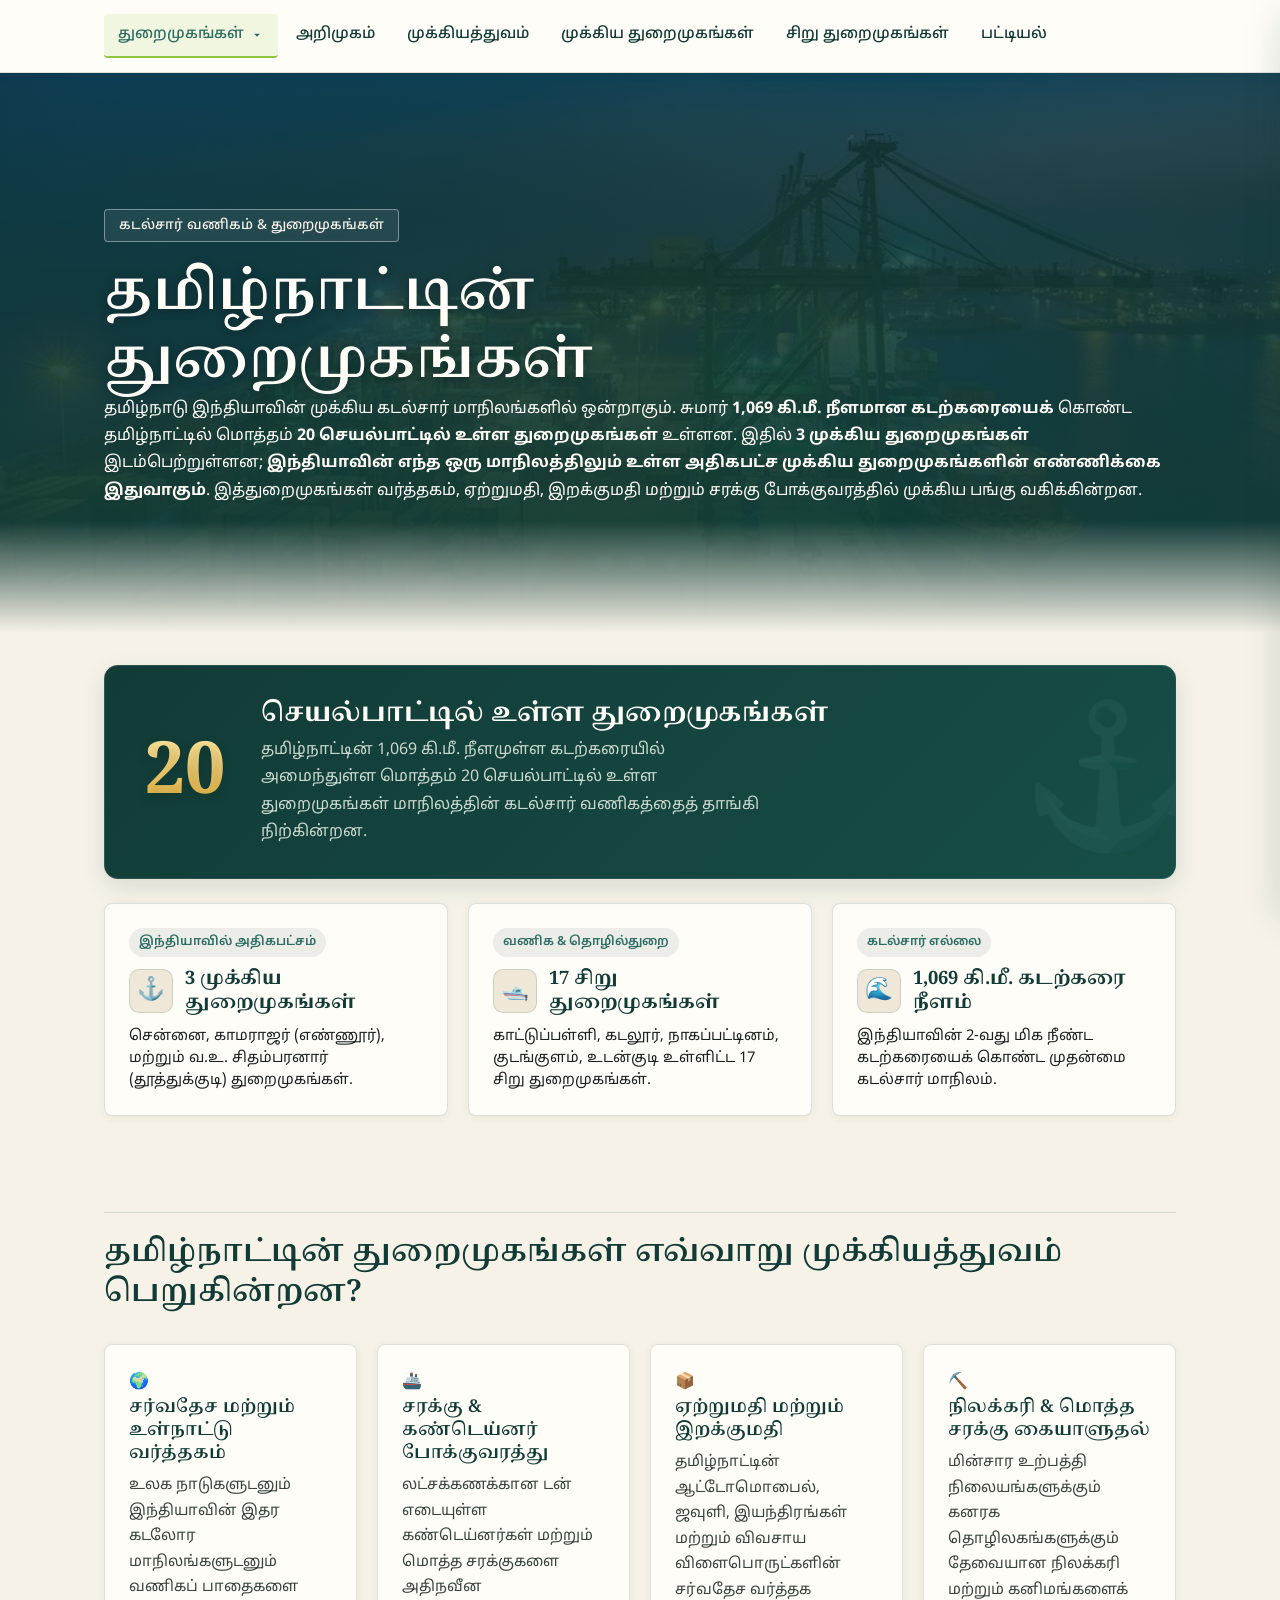
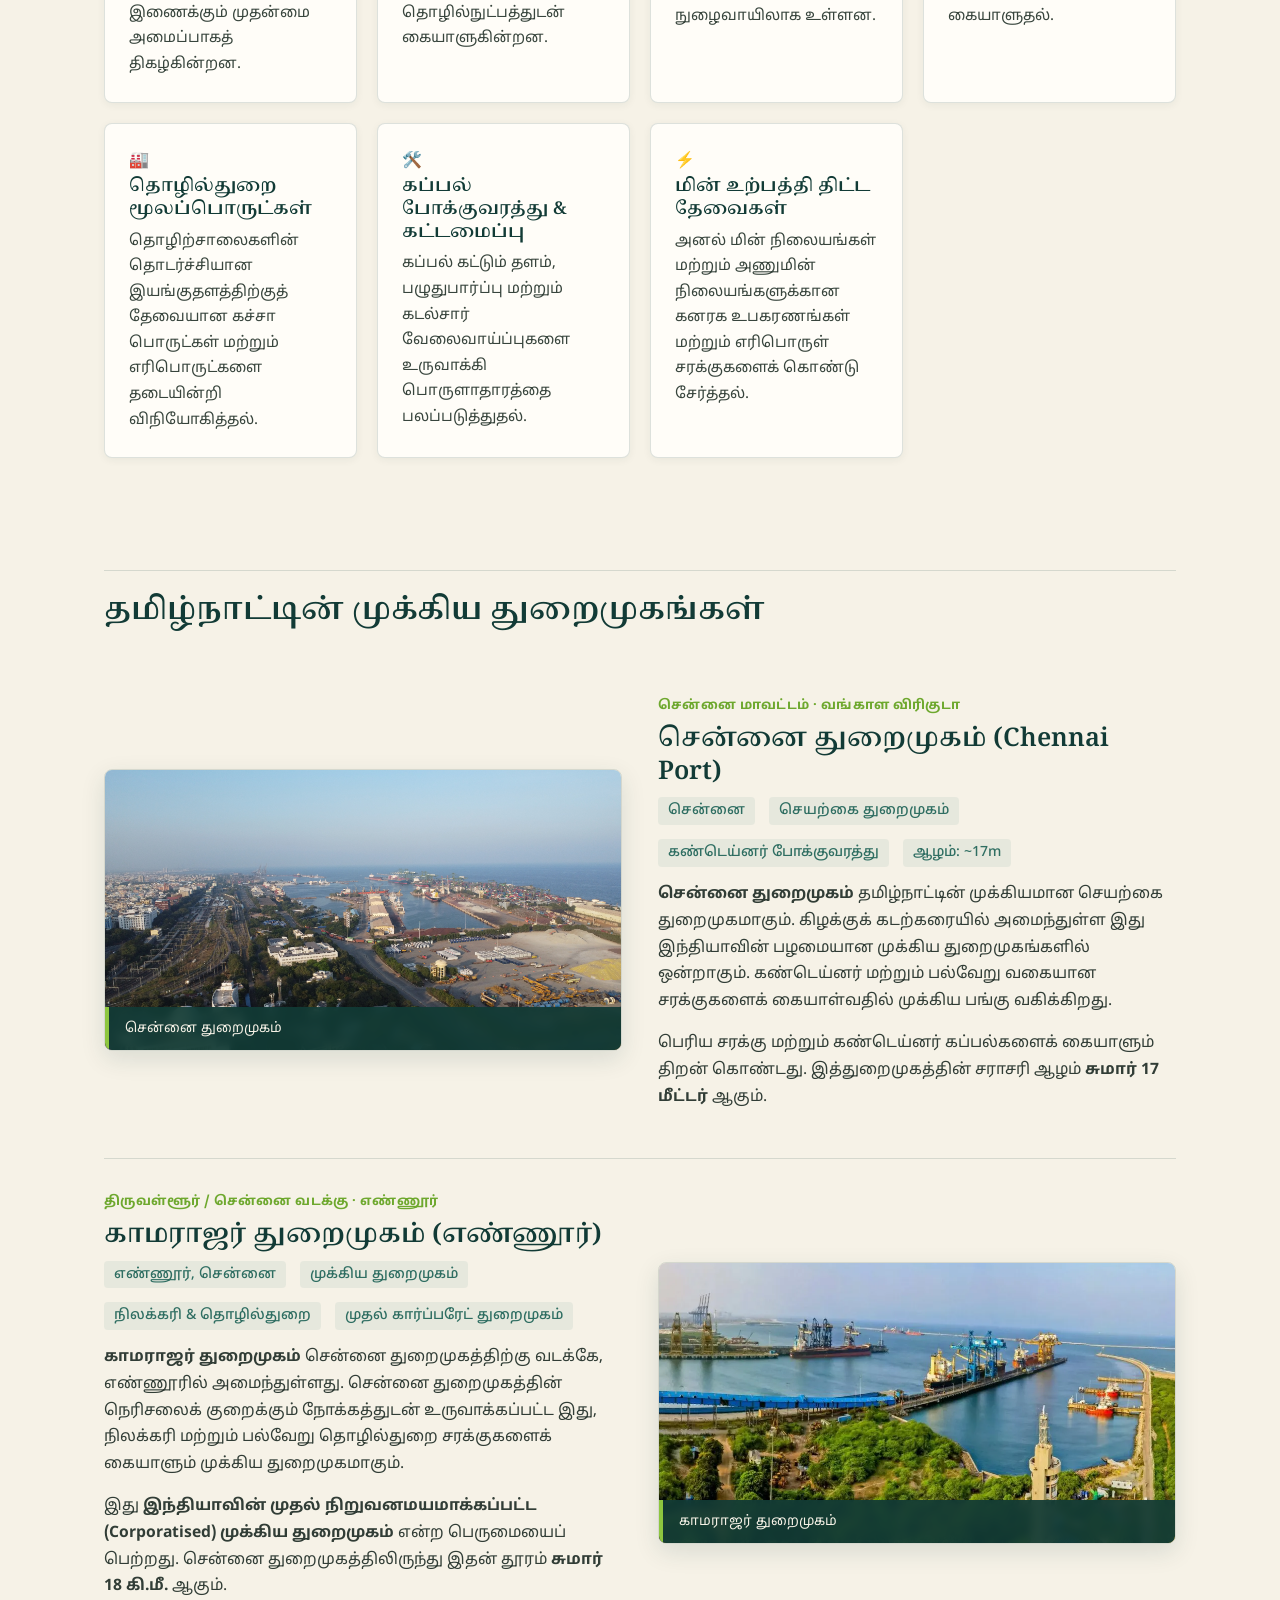
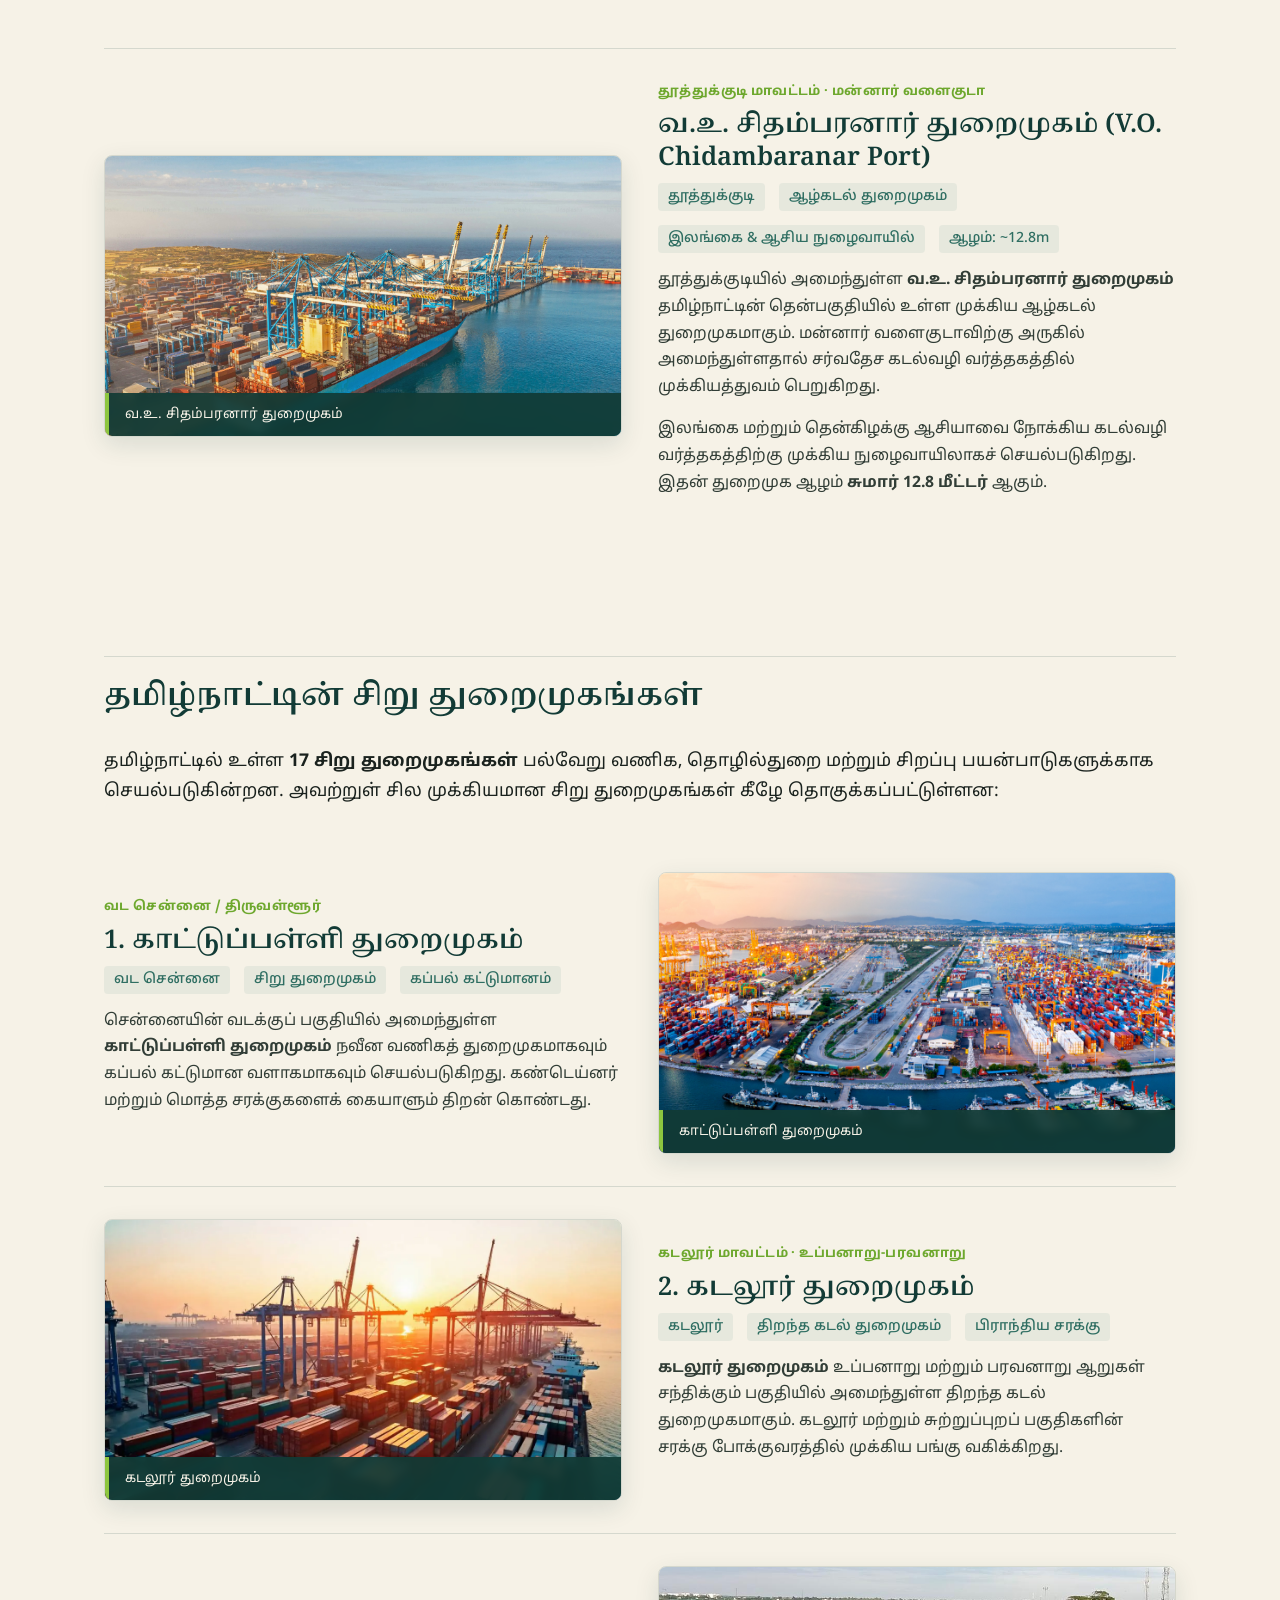
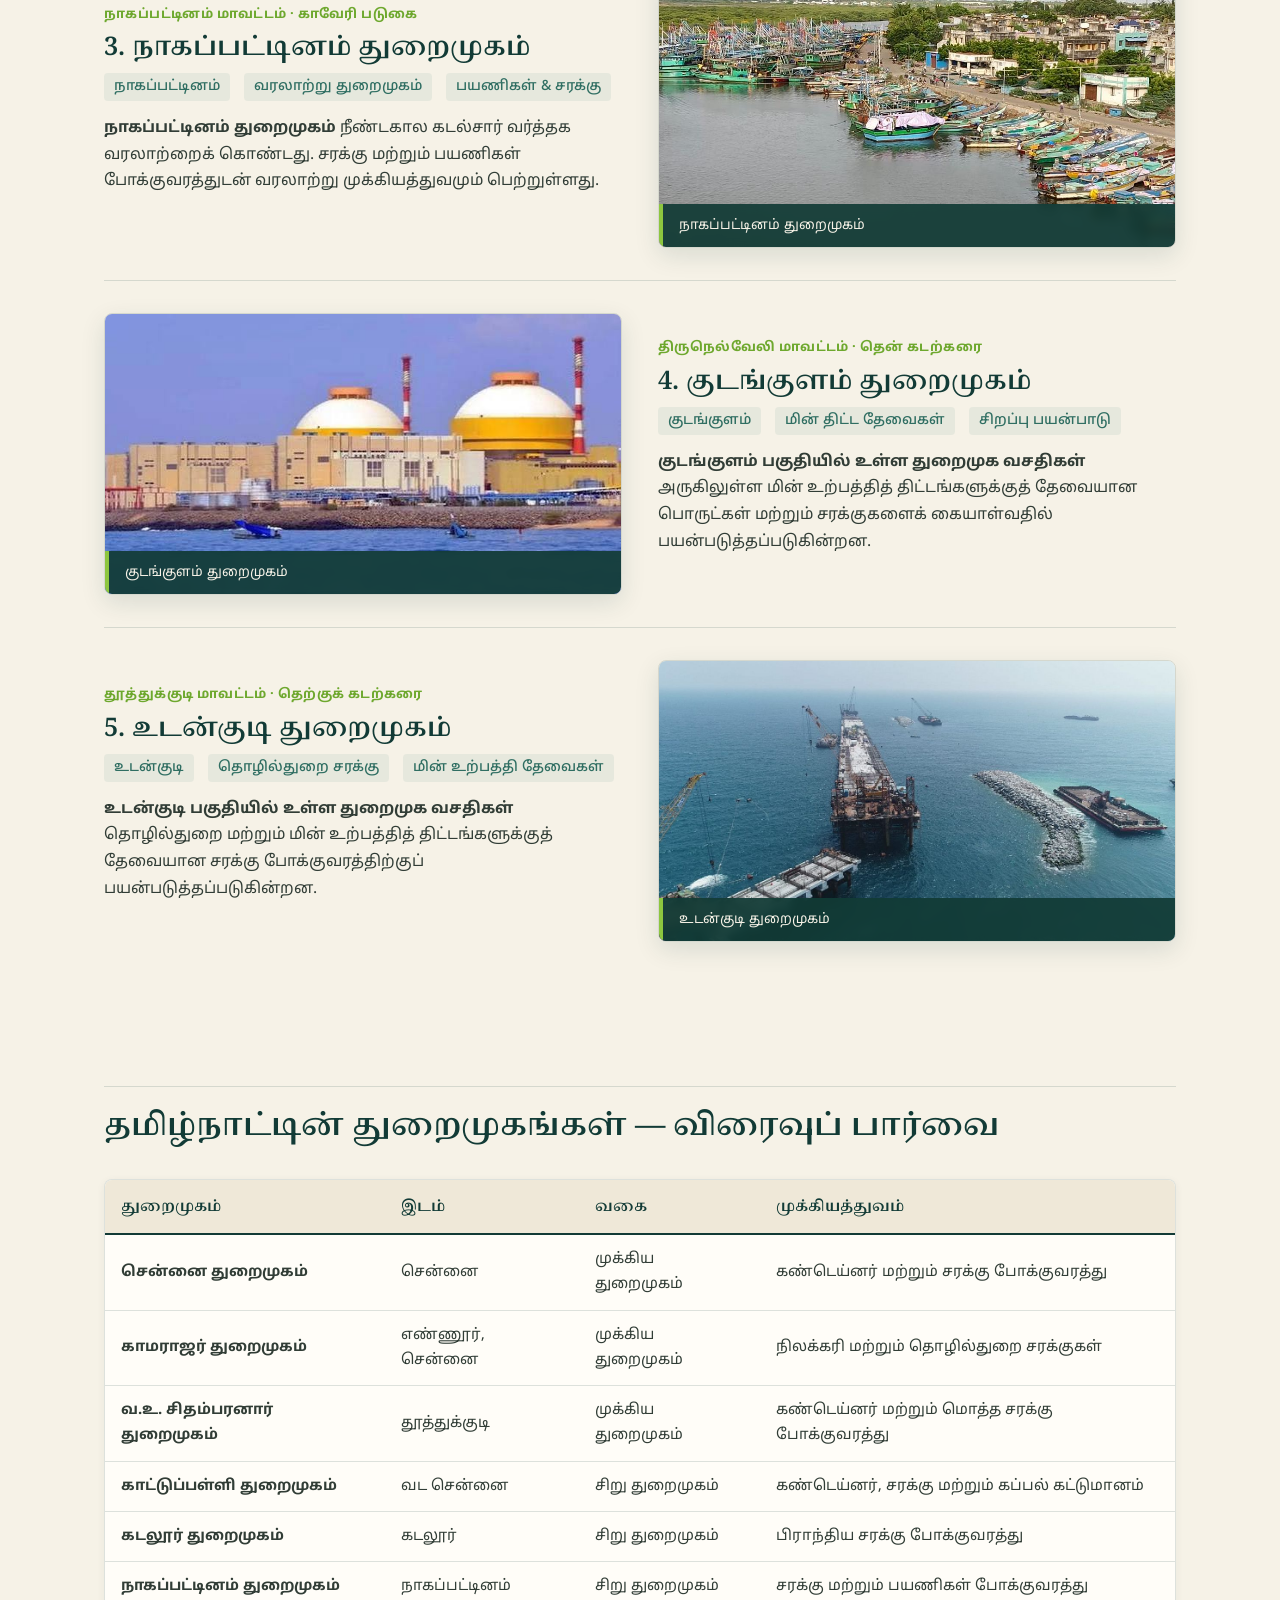
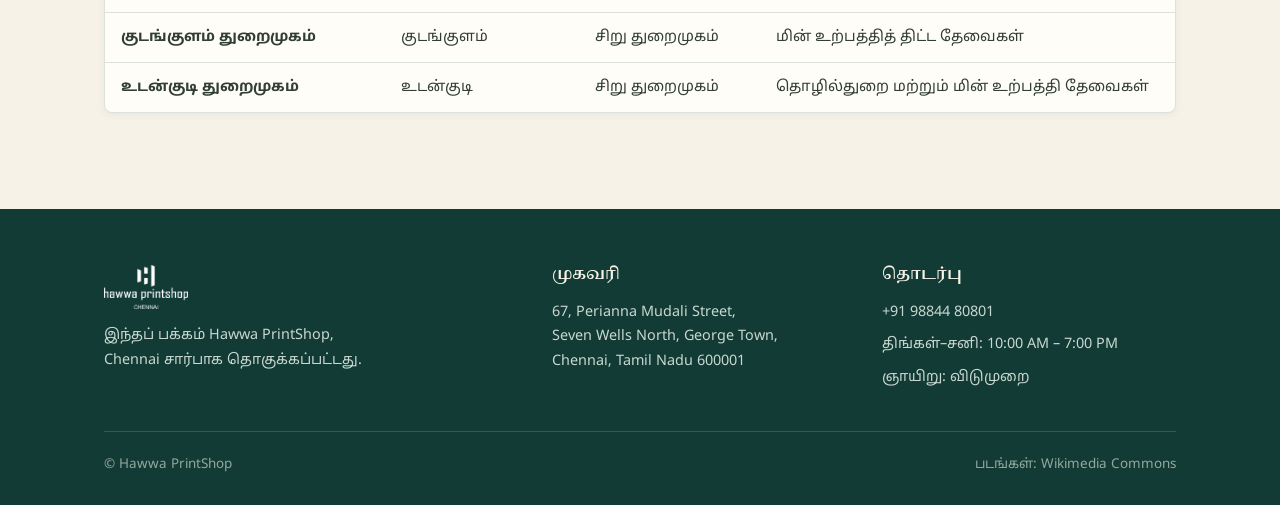
<file: ports.html>
<!DOCTYPE html>
<html lang="ta">

<head>
    <meta charset="UTF-8">
    <meta name="viewport" content="width=device-width, initial-scale=1.0">
    <title>தமிழ்நாட்டின் துறைமுகங்கள் — Hawwa PrintShop</title>
    <link rel="preconnect" href="https://fonts.googleapis.com">
    <link rel="preconnect" href="https://fonts.gstatic.com" crossorigin>
    <link
        href="https://fonts.googleapis.com/css2?family=Noto+Serif+Tamil:wght@500;600;700&family=Noto+Sans+Tamil:wght@400;500;600&display=swap"
        rel="stylesheet">
    <link rel="stylesheet" href="styles.css">
</head>

<body>

    <header>
        <div class="header-inner">


            <nav class="desktop-nav">
                <div class="nav-dropdown">
                    <a href="ports.html" class="dropdown-toggle active">
                        துறைமுகங்கள்
                        <svg class="dropdown-arrow" viewBox="0 0 24 24" width="14" height="14">
                            <path d="M7 10l5 5 5-5z" />
                        </svg>
                    </a>
                    <div class="dropdown-menu">
                        <a href="index.html">அணைகள் (Dams)</a>
                        <a href="rivers.html">ஆறுகள் (Rivers)</a>
                        <a href="falls.html">அருவிகள் (Waterfalls)</a>
                        <a href="forests.html">காடுகள் (Forests)</a>
                        <a href="mountains.html">மலைகள் (Mountains)</a>
                        <a href="lakes.html">ஏரிகள் (Lakes)</a>
                        <a href="beach.html">கடற்கரைகள் (Beaches)</a>
                        <a href="sanctuaries.html">சரணாலயங்கள் (Sanctuaries)</a>
                        <a href="islands.html">தீவுகள் (Islands)</a>
                        <a href="ports.html" class="active">துறைமுகங்கள் (Ports)</a>
                        <a href="palaces.html">அரண்மனைகள் (Palaces)</a>
                        <a href="forts.html">கோட்டைகள் (Forts)</a>
                    </div>
                </div>
                <a href="#intro">அறிமுகம்</a>
                <a href="#benefits">முக்கியத்துவம்</a>
                <a href="#major-ports">முக்கிய துறைமுகங்கள்</a>
                <a href="#minor-ports">சிறு துறைமுகங்கள்</a>
                <a href="#table">பட்டியல்</a>
            </nav>

            <button class="mobile-toggle" aria-label="பட்டி திற" aria-expanded="false">
                <svg viewBox="0 0 24 24">
                    <path d="M3 18h18v-2H3v2zm0-5h18v-2H3v2zm0-7v2h18V6H3z" />
                </svg>
            </button>
        </div>
    </header>

    <div class="drawer-backdrop"></div>
    <div class="mobile-drawer" role="dialog" aria-modal="true">
        <div class="drawer-header">
            <div class="brand">
                <a href="index.html"><img src="assets/hawwa-logo.png" alt="Hawwa PrintShop"></a>
            </div>
            <button class="drawer-close" aria-label="மூடு">&times;</button>
        </div>
        <div class="drawer-nav">
            <div class="drawer-section-title">பிரிவுகள்</div>
            <div class="mobile-cat-accordion">
                <button class="mobile-cat-toggle" aria-expanded="false">
                    <span>வகைகள் (Categories)</span>
                    <svg class="dropdown-arrow" viewBox="0 0 24 24" width="14" height="14">
                        <path d="M7 10l5 5 5-5z" />
                    </svg>
                </button>
                <div class="mobile-cat-content">
                    <a href="index.html">அணைகள் (Dams)</a>
                    <a href="rivers.html">ஆறுகள் (Rivers)</a>
                    <a href="falls.html">அருவிகள் (Waterfalls)</a>
                    <a href="forests.html">காடுகள் (Forests)</a>
                    <a href="mountains.html">மலைகள் (Mountains)</a>
                    <a href="lakes.html">ஏரிகள் (Lakes)</a>
                    <a href="beach.html">கடற்கரைகள் (Beaches)</a>
                    <a href="sanctuaries.html">சரணாலயங்கள் (Sanctuaries)</a>
                    <a href="islands.html">தீவுகள் (Islands)</a>
                    <a href="ports.html" class="active">துறைமுகங்கள் (Ports)</a>
                    <a href="palaces.html">அரண்மனைகள் (Palaces)</a>
                    <a href="forts.html">கோட்டைகள் (Forts)</a>
                </div>
            </div>
            <div class="drawer-section-title">பக்கத்தின் பகுதிகள்</div>
            <a href="#intro">அறிமுகம்</a>
            <a href="#benefits">முக்கியத்துவம்</a>
            <a href="#major-ports">முக்கிய துறைமுகங்கள்</a>
            <a href="#minor-ports">சிறு துறைமுகங்கள்</a>
            <a href="#table">பட்டியல்</a>
        </div>
    </div>

    <section class="hero" id="intro">
        <div class="hero-media">
            <img src="assets/hero-port.jpg" alt="தமிழ்நாட்டின் துறைமுகங்கள்">
        </div>
        <div class="hero-content">
            <span class="eyebrow-tag">கடல்சார் வணிகம் & துறைமுகங்கள்</span>
            <h1>தமிழ்நாட்டின் துறைமுகங்கள்</h1>
            <p>தமிழ்நாடு இந்தியாவின் முக்கிய கடல்சார் மாநிலங்களில் ஒன்றாகும். சுமார் <strong>1,069 கி.மீ. நீளமான
                    கடற்கரையைக்</strong> கொண்ட தமிழ்நாட்டில் மொத்தம் <strong>20 செயல்பாட்டில் உள்ள துறைமுகங்கள்</strong>
                உள்ளன. இதில் <strong>3 முக்கிய துறைமுகங்கள்</strong> இடம்பெற்றுள்ளன; <strong>இந்தியாவின் எந்த ஒரு
                    மாநிலத்திலும் உள்ள அதிகபட்ச முக்கிய துறைமுகங்களின் எண்ணிக்கை இதுவாகும்</strong>. இத்துறைமுகங்கள்
                வர்த்தகம், ஏற்றுமதி, இறக்குமதி மற்றும் சரக்கு போக்குவரத்தில் முக்கிய பங்கு வகிக்கின்றன.</p>
        </div>
    </section>

    <div class="wrap" style="margin-top: 2rem; margin-bottom: 2.5rem;">
        <!-- Hero Stat Highlight (Only 20 as stat num) -->
        <div class="port-hero-stat">
            <div class="port-stat-main">
                <span class="port-stat-number">20</span>
                <div class="port-stat-info">
                    <h3>செயல்பாட்டில் உள்ள துறைமுகங்கள்</h3>
                    <p>தமிழ்நாட்டின் 1,069 கி.மீ. நீளமுள்ள கடற்கரையில் அமைந்துள்ள மொத்தம் 20 செயல்பாட்டில் உள்ள
                        துறைமுகங்கள் மாநிலத்தின் கடல்சார் வணிகத்தைத் தாங்கி நிற்கின்றன.</p>
                </div>
            </div>
        </div>

        <!-- Breakdown Details in a modern Feature Cards format -->
        <div class="port-details-grid">
            <div class="port-detail-card">
                <span class="port-badge">இந்தியாவில் அதிகபட்சம்</span>
                <div class="port-detail-header">
                    <div class="port-detail-icon">⚓</div>
                    <h4>3 முக்கிய துறைமுகங்கள்</h4>
                </div>
                <p>சென்னை, காமராஜர் (எண்ணூர்), மற்றும் வ.உ. சிதம்பரனார் (தூத்துக்குடி) துறைமுகங்கள்.</p>
            </div>

            <div class="port-detail-card">
                <span class="port-badge">வணிக & தொழில்துறை</span>
                <div class="port-detail-header">
                    <div class="port-detail-icon">🛥️</div>
                    <h4>17 சிறு துறைமுகங்கள்</h4>
                </div>
                <p>காட்டுப்பள்ளி, கடலூர், நாகப்பட்டினம், குடங்குளம், உடன்குடி உள்ளிட்ட 17 சிறு துறைமுகங்கள்.</p>
            </div>

            <div class="port-detail-card">
                <span class="port-badge">கடல்சார் எல்லை</span>
                <div class="port-detail-header">
                    <div class="port-detail-icon">🌊</div>
                    <h4>1,069 கி.மீ. கடற்கரை நீளம்</h4>
                </div>
                <p>இந்தியாவின் 2-வது மிக நீண்ட கடற்கரையைக் கொண்ட முதன்மை கடல்சார் மாநிலம்.</p>
            </div>
        </div>
    </div>

    <section id="benefits">
        <div class="wrap">
            <div class="section-head">
                <h2>தமிழ்நாட்டின் துறைமுகங்கள் எவ்வாறு முக்கியத்துவம் பெறுகின்றன?</h2>
            </div>
            <div class="func-grid">
                <div class="func-card">
                    <div class="icon-wrap">🌍</div>
                    <h3>சர்வதேச மற்றும் உள்நாட்டு வர்த்தகம்</h3>
                    <p>உலக நாடுகளுடனும் இந்தியாவின் இதர கடலோர மாநிலங்களுடனும் வணிகப் பாதைகளை இணைக்கும் முதன்மை
                        அமைப்பாகத் திகழ்கின்றன.</p>
                </div>
                <div class="func-card">
                    <div class="icon-wrap">🚢</div>
                    <h3>சரக்கு & கண்டெய்னர் போக்குவரத்து</h3>
                    <p>லட்சக்கணக்கான டன் எடையுள்ள கண்டெய்னர்கள் மற்றும் மொத்த சரக்குகளை அதிநவீன தொழில்நுட்பத்துடன்
                        கையாளுகின்றன.</p>
                </div>
                <div class="func-card">
                    <div class="icon-wrap">📦</div>
                    <h3>ஏற்றுமதி மற்றும் இறக்குமதி</h3>
                    <p>தமிழ்நாட்டின் ஆட்டோமொபைல், ஜவுளி, இயந்திரங்கள் மற்றும் விவசாய விளைபொருட்களின் சர்வதேச வர்த்தக
                        நுழைவாயிலாக உள்ளன.</p>
                </div>
                <div class="func-card">
                    <div class="icon-wrap">⛏️</div>
                    <h3>நிலக்கரி & மொத்த சரக்கு கையாளுதல்</h3>
                    <p>மின்சார உற்பத்தி நிலையங்களுக்கும் கனரக தொழிலகங்களுக்கும் தேவையான நிலக்கரி மற்றும் கனிமங்களைக்
                        கையாளுதல்.</p>
                </div>
                <div class="func-card">
                    <div class="icon-wrap">🏭</div>
                    <h3>தொழில்துறை மூலப்பொருட்கள்</h3>
                    <p>தொழிற்சாலைகளின் தொடர்ச்சியான இயங்குதளத்திற்குத் தேவையான கச்சா பொருட்கள் மற்றும் எரிபொருட்களை
                        தடையின்றி விநியோகித்தல்.</p>
                </div>
                <div class="func-card">
                    <div class="icon-wrap">🛠️</div>
                    <h3>கப்பல் போக்குவரத்து & கட்டமைப்பு</h3>
                    <p>கப்பல் கட்டும் தளம், பழுதுபார்ப்பு மற்றும் கடல்சார் வேலைவாய்ப்புகளை உருவாக்கி பொருளாதாரத்தை
                        பலப்படுத்துதல்.</p>
                </div>
                <div class="func-card">
                    <div class="icon-wrap">⚡</div>
                    <h3>மின் உற்பத்தி திட்ட தேவைகள்</h3>
                    <p>அனல் மின் நிலையங்கள் மற்றும் அணுமின் நிலையங்களுக்கான கனரக உபகரணங்கள் மற்றும் எரிபொருள்
                        சரக்குகளைக் கொண்டு சேர்த்தல்.</p>
                </div>
            </div>
        </div>
    </section>

    <section id="major-ports">
        <div class="wrap">
            <div class="section-head">
                <h2>தமிழ்நாட்டின் முக்கிய துறைமுகங்கள்</h2>
            </div>

            <div class="dams-list">
                <!-- 1. சென்னை துறைமுகம் -->
                <div class="dam">
                    <div class="dam-media">
                        <img src="assets/port-chennai.jpg" alt="சென்னை துறைமுகம்">
                        <div class="dam-plate">சென்னை துறைமுகம்</div>
                    </div>
                    <div class="dam-body">
                        <div class="tag">சென்னை மாவட்டம் · வங்காள விரிகுடா</div>
                        <h3>சென்னை துறைமுகம் (Chennai Port)</h3>
                        <div class="meta">
                            <span>சென்னை</span>
                            <span>செயற்கை துறைமுகம்</span>
                            <span>கண்டெய்னர் போக்குவரத்து</span>
                            <span>ஆழம்: ~17m</span>
                        </div>
                        <p><strong>சென்னை துறைமுகம்</strong> தமிழ்நாட்டின் முக்கியமான செயற்கை துறைமுகமாகும். கிழக்குக்
                            கடற்கரையில் அமைந்துள்ள இது இந்தியாவின் பழமையான முக்கிய துறைமுகங்களில் ஒன்றாகும். கண்டெய்னர்
                            மற்றும் பல்வேறு வகையான சரக்குகளைக் கையாள்வதில் முக்கிய பங்கு வகிக்கிறது.</p>
                        <p>பெரிய சரக்கு மற்றும் கண்டெய்னர் கப்பல்களைக் கையாளும் திறன் கொண்டது. இத்துறைமுகத்தின் சராசரி
                            ஆழம் <strong>சுமார் 17 மீட்டர்</strong> ஆகும்.</p>
                    </div>
                </div>

                <!-- 2. காமராஜர் துறைமுகம் (எண்ணூர்) -->
                <div class="dam rev">
                    <div class="dam-media">
                        <img src="assets/port-kamarajar.jpg" alt="காமராஜர் துறைமுகம் (எண்ணூர்)">
                        <div class="dam-plate">காமராஜர் துறைமுகம்</div>
                    </div>
                    <div class="dam-body">
                        <div class="tag">திருவள்ளூர் / சென்னை வடக்கு · எண்ணூர்</div>
                        <h3>காமராஜர் துறைமுகம் (எண்ணூர்)</h3>
                        <div class="meta">
                            <span>எண்ணூர், சென்னை</span>
                            <span>முக்கிய துறைமுகம்</span>
                            <span>நிலக்கரி & தொழில்துறை</span>
                            <span>முதல் கார்ப்பரேட் துறைமுகம்</span>
                        </div>
                        <p><strong>காமராஜர் துறைமுகம்</strong> சென்னை துறைமுகத்திற்கு வடக்கே, எண்ணூரில் அமைந்துள்ளது.
                            சென்னை துறைமுகத்தின் நெரிசலைக் குறைக்கும் நோக்கத்துடன் உருவாக்கப்பட்ட இது, நிலக்கரி மற்றும்
                            பல்வேறு தொழில்துறை சரக்குகளைக் கையாளும் முக்கிய துறைமுகமாகும்.</p>
                        <p>இது <strong>இந்தியாவின் முதல் நிறுவனமயமாக்கப்பட்ட (Corporatised) முக்கிய துறைமுகம்</strong>
                            என்ற பெருமையைப் பெற்றது. சென்னை துறைமுகத்திலிருந்து இதன் தூரம் <strong>சுமார் 18
                                கி.மீ.</strong> ஆகும்.</p>
                    </div>
                </div>

                <!-- 3. வ.உ. சிதம்பரனார் துறைமுகம் (தூத்துக்குடி) -->
                <div class="dam">
                    <div class="dam-media">
                        <img src="assets/port-voc.jpg" alt="வ.உ. சிதம்பரனார் துறைமுகம் — தூத்துக்குடி">
                        <div class="dam-plate">வ.உ. சிதம்பரனார் துறைமுகம்</div>
                    </div>
                    <div class="dam-body">
                        <div class="tag">தூத்துக்குடி மாவட்டம் · மன்னார் வளைகுடா</div>
                        <h3>வ.உ. சிதம்பரனார் துறைமுகம் (V.O. Chidambaranar Port)</h3>
                        <div class="meta">
                            <span>தூத்துக்குடி</span>
                            <span>ஆழ்கடல் துறைமுகம்</span>
                            <span>இலங்கை & ஆசிய நுழைவாயில்</span>
                            <span>ஆழம்: ~12.8m</span>
                        </div>
                        <p>தூத்துக்குடியில் அமைந்துள்ள <strong>வ.உ. சிதம்பரனார் துறைமுகம்</strong> தமிழ்நாட்டின்
                            தென்பகுதியில் உள்ள முக்கிய ஆழ்கடல் துறைமுகமாகும். மன்னார் வளைகுடாவிற்கு அருகில்
                            அமைந்துள்ளதால் சர்வதேச கடல்வழி வர்த்தகத்தில் முக்கியத்துவம் பெறுகிறது.</p>
                        <p>இலங்கை மற்றும் தென்கிழக்கு ஆசியாவை நோக்கிய கடல்வழி வர்த்தகத்திற்கு முக்கிய நுழைவாயிலாகச்
                            செயல்படுகிறது. இதன் துறைமுக ஆழம் <strong>சுமார் 12.8 மீட்டர்</strong> ஆகும்.</p>
                    </div>
                </div>
            </div>
        </div>
    </section>

    <section id="minor-ports">
        <div class="wrap">
            <div class="section-head">
                <h2>தமிழ்நாட்டின் சிறு துறைமுகங்கள்</h2>
            </div>
            <p style="margin-bottom: 2rem; font-size: 1.1rem; color: var(--color-muted);">தமிழ்நாட்டில் உள்ள <strong>17
                    சிறு துறைமுகங்கள்</strong> பல்வேறு வணிக, தொழில்துறை மற்றும் சிறப்பு பயன்பாடுகளுக்காக செயல்படுகின்றன.
                அவற்றுள் சில முக்கியமான சிறு துறைமுகங்கள் கீழே தொகுக்கப்பட்டுள்ளன:</p>

            <div class="dams-list">
                <!-- 1. காட்டுப்பள்ளி துறைமுகம் -->
                <div class="dam rev">
                    <div class="dam-media">
                        <img src="assets/port-kattupalli.jpg" alt="காட்டுப்பள்ளி துறைமுகம்">
                        <div class="dam-plate">காட்டுப்பள்ளி துறைமுகம்</div>
                    </div>
                    <div class="dam-body">
                        <div class="tag">வட சென்னை / திருவள்ளூர்</div>
                        <h3>1. காட்டுப்பள்ளி துறைமுகம்</h3>
                        <div class="meta">
                            <span>வட சென்னை</span>
                            <span>சிறு துறைமுகம்</span>
                            <span>கப்பல் கட்டுமானம்</span>
                        </div>
                        <p>சென்னையின் வடக்குப் பகுதியில் அமைந்துள்ள <strong>காட்டுப்பள்ளி துறைமுகம்</strong> நவீன வணிகத்
                            துறைமுகமாகவும் கப்பல் கட்டுமான வளாகமாகவும் செயல்படுகிறது. கண்டெய்னர் மற்றும் மொத்த
                            சரக்குகளைக் கையாளும் திறன் கொண்டது.</p>
                    </div>
                </div>

                <!-- 2. கடலூர் துறைமுகம் -->
                <div class="dam">
                    <div class="dam-media">
                        <img src="assets/port-cuddalore.jpg" alt="கடலூர் துறைமுகம்">
                        <div class="dam-plate">கடலூர் துறைமுகம்</div>
                    </div>
                    <div class="dam-body">
                        <div class="tag">கடலூர் மாவட்டம் · உப்பனாறு-பரவனாறு</div>
                        <h3>2. கடலூர் துறைமுகம்</h3>
                        <div class="meta">
                            <span>கடலூர்</span>
                            <span>திறந்த கடல் துறைமுகம்</span>
                            <span>பிராந்திய சரக்கு</span>
                        </div>
                        <p><strong>கடலூர் துறைமுகம்</strong> உப்பனாறு மற்றும் பரவனாறு ஆறுகள் சந்திக்கும் பகுதியில்
                            அமைந்துள்ள திறந்த கடல் துறைமுகமாகும். கடலூர் மற்றும் சுற்றுப்புறப் பகுதிகளின் சரக்கு
                            போக்குவரத்தில் முக்கிய பங்கு வகிக்கிறது.</p>
                    </div>
                </div>

                <!-- 3. நாகப்பட்டினம் துறைமுகம் -->
                <div class="dam rev">
                    <div class="dam-media">
                        <img src="assets/port-nagapattinam.jpg" alt="நாகப்பட்டினம் துறைமுகம்">
                        <div class="dam-plate">நாகப்பட்டினம் துறைமுகம்</div>
                    </div>
                    <div class="dam-body">
                        <div class="tag">நாகப்பட்டினம் மாவட்டம் · காவேரி படுகை</div>
                        <h3>3. நாகப்பட்டினம் துறைமுகம்</h3>
                        <div class="meta">
                            <span>நாகப்பட்டினம்</span>
                            <span>வரலாற்று துறைமுகம்</span>
                            <span>பயணிகள் & சரக்கு</span>
                        </div>
                        <p><strong>நாகப்பட்டினம் துறைமுகம்</strong> நீண்டகால கடல்சார் வர்த்தக வரலாற்றைக் கொண்டது. சரக்கு
                            மற்றும் பயணிகள் போக்குவரத்துடன் வரலாற்று முக்கியத்துவமும் பெற்றுள்ளது.</p>
                    </div>
                </div>

                <!-- 4. குடங்குளம் துறைமுகம் -->
                <div class="dam">
                    <div class="dam-media">
                        <img src="assets/port-kudankulam.jpg" alt="குடங்குளம் துறைமுகம்">
                        <div class="dam-plate">குடங்குளம் துறைமுகம்</div>
                    </div>
                    <div class="dam-body">
                        <div class="tag">திருநெல்வேலி மாவட்டம் · தென் கடற்கரை</div>
                        <h3>4. குடங்குளம் துறைமுகம்</h3>
                        <div class="meta">
                            <span>குடங்குளம்</span>
                            <span>மின் திட்ட தேவைகள்</span>
                            <span>சிறப்பு பயன்பாடு</span>
                        </div>
                        <p><strong>குடங்குளம் பகுதியில் உள்ள துறைமுக வசதிகள்</strong> அருகிலுள்ள மின் உற்பத்தித்
                            திட்டங்களுக்குத் தேவையான பொருட்கள் மற்றும் சரக்குகளைக் கையாள்வதில் பயன்படுத்தப்படுகின்றன.
                        </p>
                    </div>
                </div>

                <!-- 5. உடன்குடி துறைமுகம் -->
                <div class="dam rev">
                    <div class="dam-media">
                        <img src="assets/port-udangudi.jpg" alt="உடன்குடி துறைமுகம்">
                        <div class="dam-plate">உடன்குடி துறைமுகம்</div>
                    </div>
                    <div class="dam-body">
                        <div class="tag">தூத்துக்குடி மாவட்டம் · தெற்குக் கடற்கரை</div>
                        <h3>5. உடன்குடி துறைமுகம்</h3>
                        <div class="meta">
                            <span>உடன்குடி</span>
                            <span>தொழில்துறை சரக்கு</span>
                            <span>மின் உற்பத்தி தேவைகள்</span>
                        </div>
                        <p><strong>உடன்குடி பகுதியில் உள்ள துறைமுக வசதிகள்</strong> தொழில்துறை மற்றும் மின் உற்பத்தித்
                            திட்டங்களுக்குத் தேவையான சரக்கு போக்குவரத்திற்குப் பயன்படுத்தப்படுகின்றன.</p>
                    </div>
                </div>
            </div>
        </div>
    </section>

    <section id="table">
        <div class="wrap">
            <div class="section-head">
                <h2>தமிழ்நாட்டின் துறைமுகங்கள் — விரைவுப் பார்வை</h2>
            </div>
            <div class="table-responsive">
                <table class="data-table">
                    <thead>
                        <tr>
                            <th>துறைமுகம்</th>
                            <th>இடம்</th>
                            <th>வகை</th>
                            <th>முக்கியத்துவம்</th>
                        </tr>
                    </thead>
                    <tbody>
                        <tr>
                            <td><strong>சென்னை துறைமுகம்</strong></td>
                            <td>சென்னை</td>
                            <td><span class="badge badge-primary">முக்கிய துறைமுகம்</span></td>
                            <td>கண்டெய்னர் மற்றும் சரக்கு போக்குவரத்து</td>
                        </tr>
                        <tr>
                            <td><strong>காமராஜர் துறைமுகம்</strong></td>
                            <td>எண்ணூர், சென்னை</td>
                            <td><span class="badge badge-primary">முக்கிய துறைமுகம்</span></td>
                            <td>நிலக்கரி மற்றும் தொழில்துறை சரக்குகள்</td>
                        </tr>
                        <tr>
                            <td><strong>வ.உ. சிதம்பரனார் துறைமுகம்</strong></td>
                            <td>தூத்துக்குடி</td>
                            <td><span class="badge badge-primary">முக்கிய துறைமுகம்</span></td>
                            <td>கண்டெய்னர் மற்றும் மொத்த சரக்கு போக்குவரத்து</td>
                        </tr>
                        <tr>
                            <td><strong>காட்டுப்பள்ளி துறைமுகம்</strong></td>
                            <td>வட சென்னை</td>
                            <td><span class="badge badge-secondary">சிறு துறைமுகம்</span></td>
                            <td>கண்டெய்னர், சரக்கு மற்றும் கப்பல் கட்டுமானம்</td>
                        </tr>
                        <tr>
                            <td><strong>கடலூர் துறைமுகம்</strong></td>
                            <td>கடலூர்</td>
                            <td><span class="badge badge-secondary">சிறு துறைமுகம்</span></td>
                            <td>பிராந்திய சரக்கு போக்குவரத்து</td>
                        </tr>
                        <tr>
                            <td><strong>நாகப்பட்டினம் துறைமுகம்</strong></td>
                            <td>நாகப்பட்டினம்</td>
                            <td><span class="badge badge-secondary">சிறு துறைமுகம்</span></td>
                            <td>சரக்கு மற்றும் பயணிகள் போக்குவரத்து</td>
                        </tr>
                        <tr>
                            <td><strong>குடங்குளம் துறைமுகம்</strong></td>
                            <td>குடங்குளம்</td>
                            <td><span class="badge badge-secondary">சிறு துறைமுகம்</span></td>
                            <td>மின் உற்பத்தித் திட்ட தேவைகள்</td>
                        </tr>
                        <tr>
                            <td><strong>உடன்குடி துறைமுகம்</strong></td>
                            <td>உடன்குடி</td>
                            <td><span class="badge badge-secondary">சிறு துறைமுகம்</span></td>
                            <td>தொழில்துறை மற்றும் மின் உற்பத்தி தேவைகள்</td>
                        </tr>
                    </tbody>
                </table>
            </div>
        </div>
    </section>



    <footer>
        <div class="wrap">
            <div class="foot-grid">
                <div class="foot-brand">
                    <img src="assets/hawwa-logo.png" alt="Hawwa PrintShop">
                    <p>இந்தப் பக்கம் Hawwa PrintShop, Chennai சார்பாக தொகுக்கப்பட்டது.</p>
                </div>
                <div>
                    <h4>முகவரி</h4>
                    <address>67, Perianna Mudali Street,<br>Seven Wells North, George Town,<br>Chennai, Tamil Nadu
                        600001
                    </address>
                </div>
                <div>
                    <h4>தொடர்பு</h4>
                    <p>+91 98844 80801</p>
                    <p>திங்கள்–சனி: 10:00 AM – 7:00 PM</p>
                    <p>ஞாயிறு: விடுமுறை</p>
                </div>
            </div>
            <div class="foot-bottom">
                <span>© Hawwa PrintShop</span>
                <span>படங்கள்: Wikimedia Commons</span>
            </div>
        </div>
    </footer>

    <script src="main.js"></script>
</body>

</html>
</file>
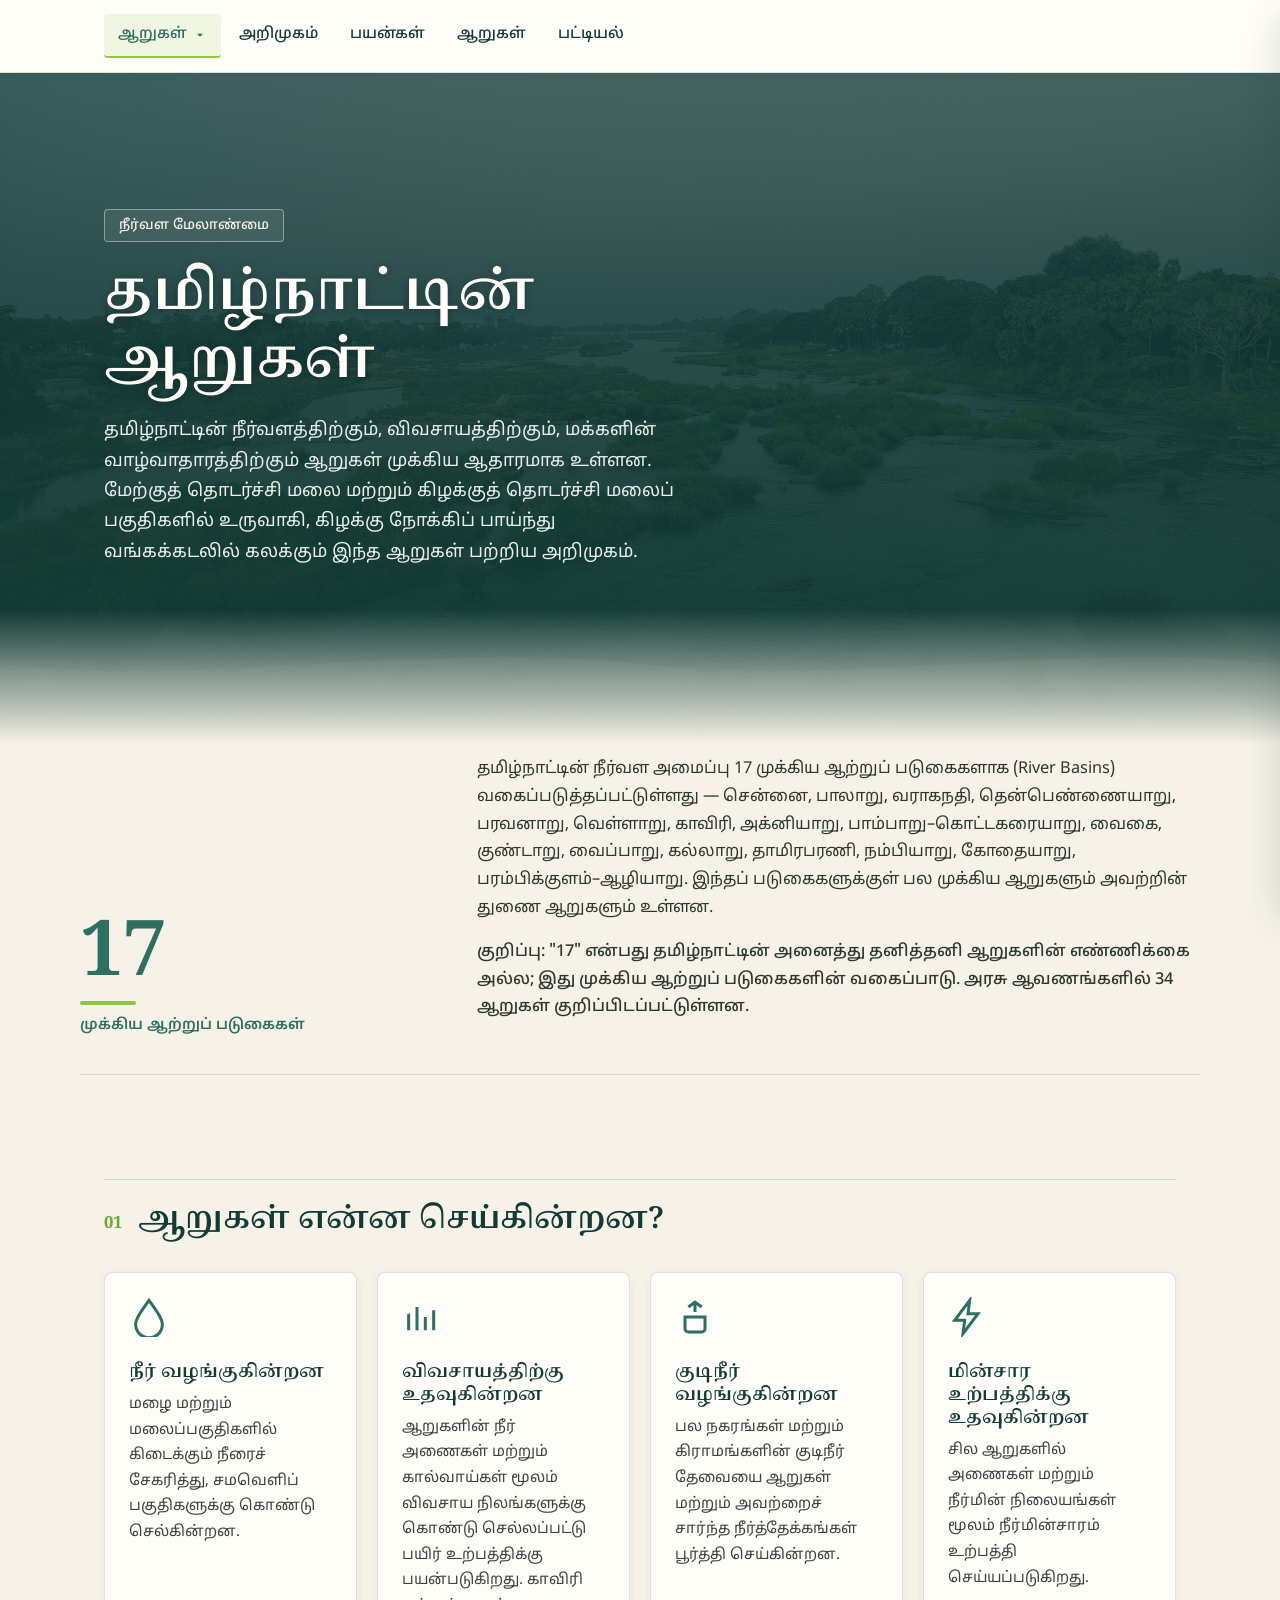
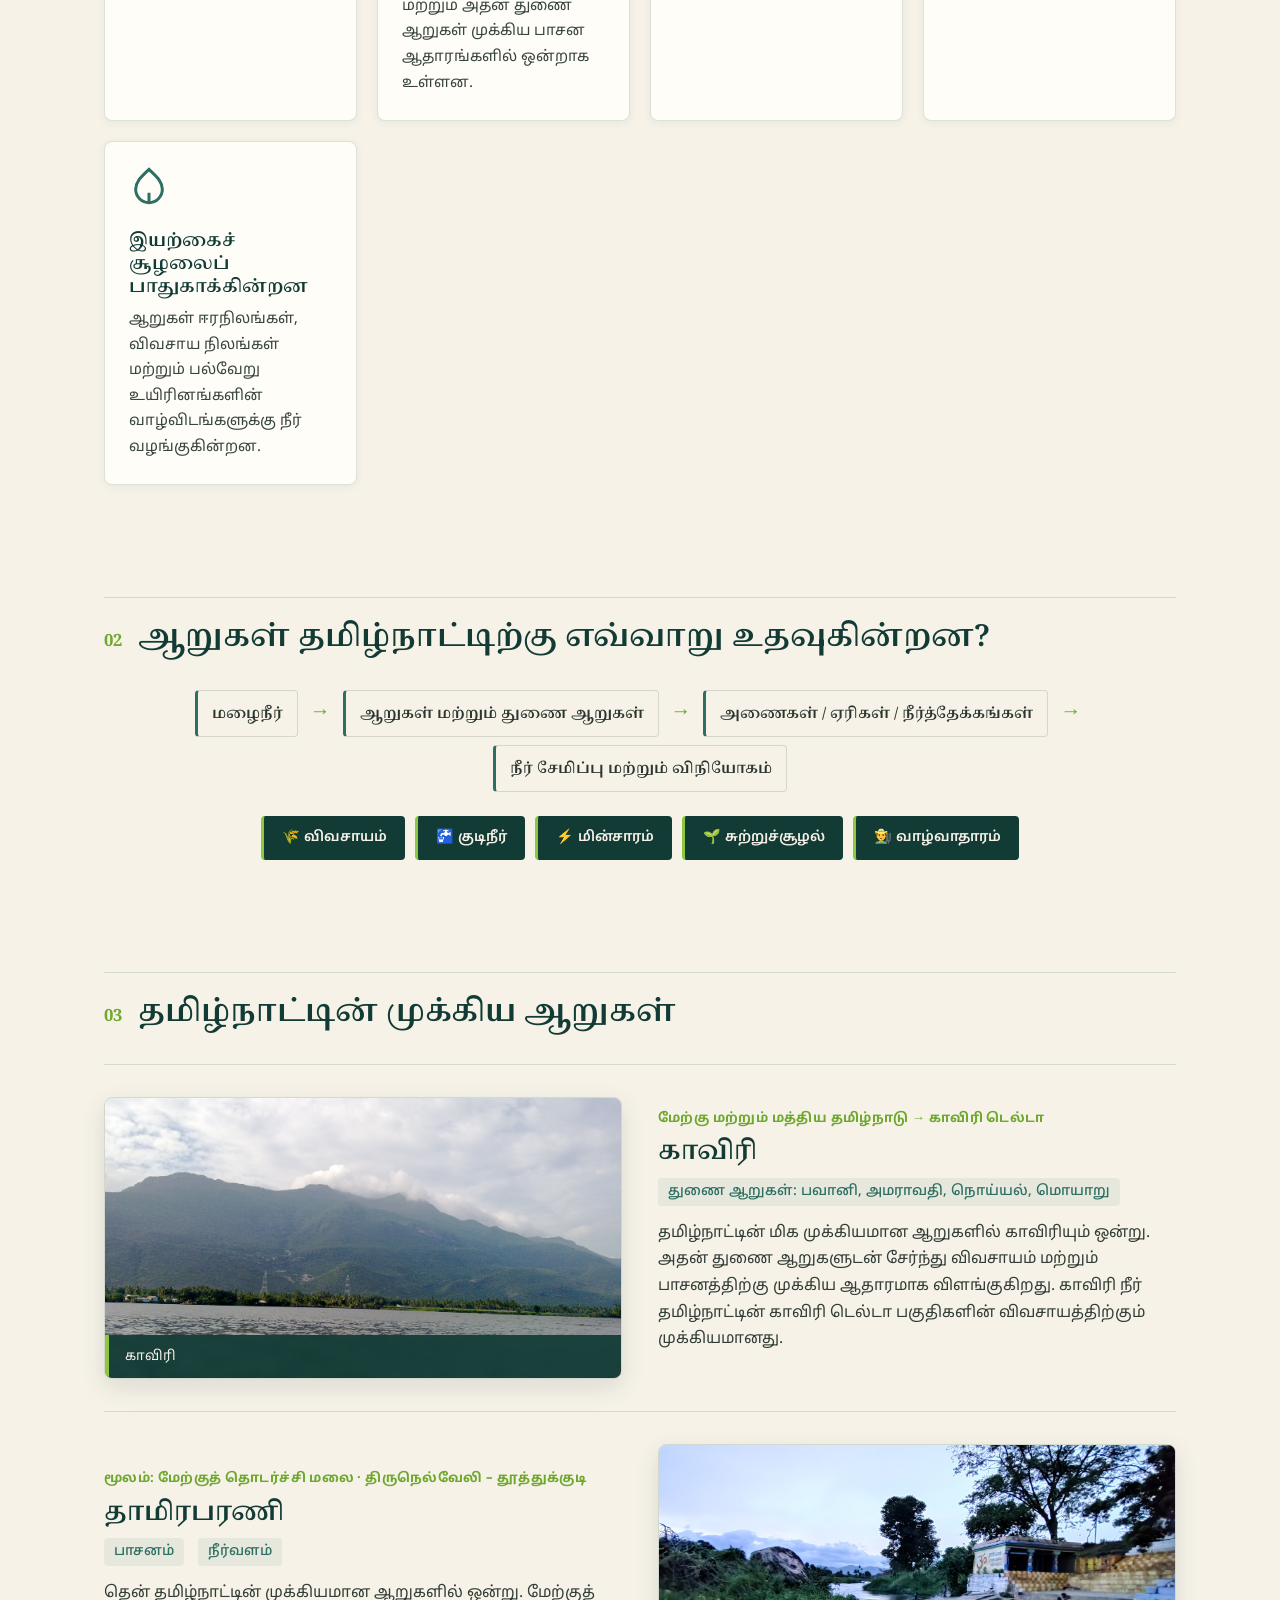
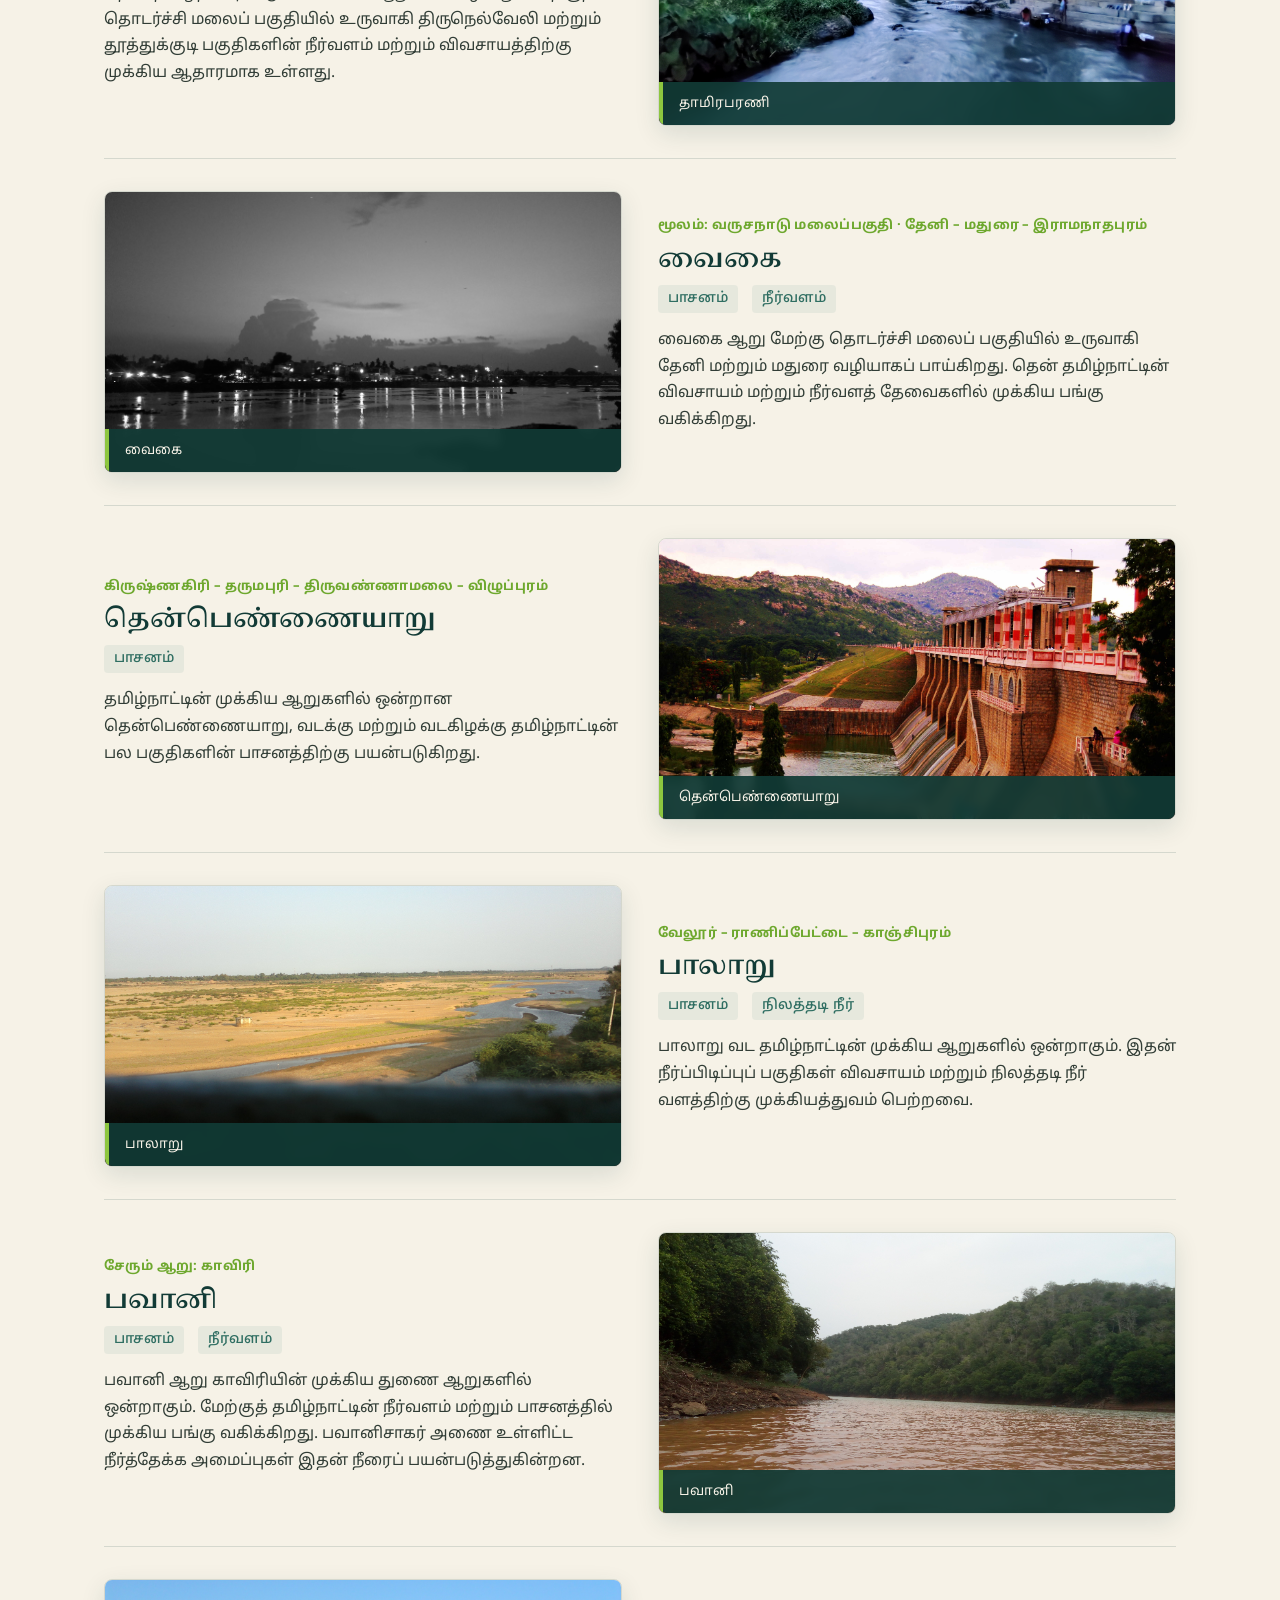
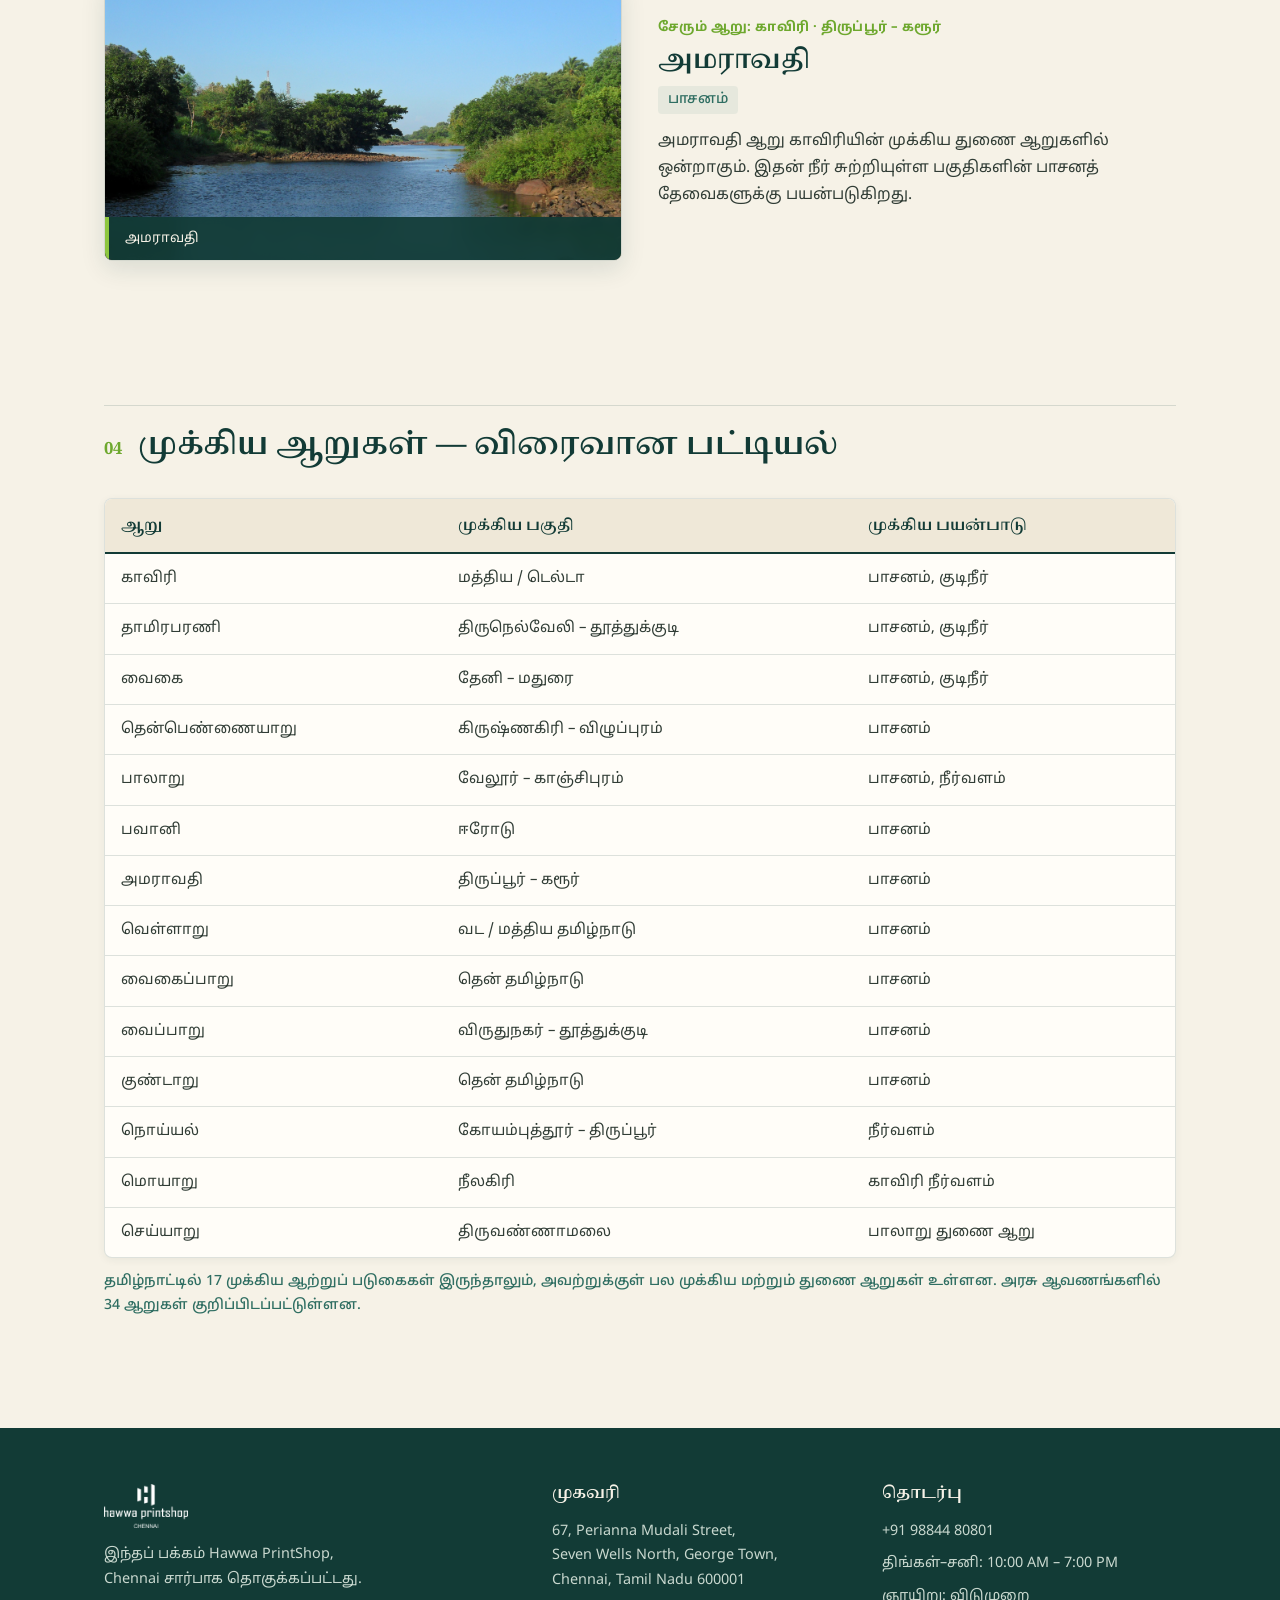
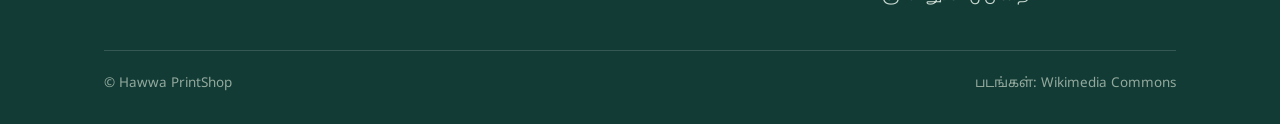
<file: rivers.html>
<!DOCTYPE html>
<html lang="ta">

<head>
  <meta charset="UTF-8">
  <meta name="viewport" content="width=device-width, initial-scale=1.0">
  <title>தமிழ்நாட்டின் ஆறுகள் — Hawwa PrintShop</title>
  <link rel="preconnect" href="https://fonts.googleapis.com">
  <link rel="preconnect" href="https://fonts.gstatic.com" crossorigin>
  <link
    href="https://fonts.googleapis.com/css2?family=Noto+Serif+Tamil:wght@500;600;700&family=Noto+Sans+Tamil:wght@400;500;600&display=swap"
    rel="stylesheet">
  <link rel="stylesheet" href="styles.css">
</head>

<body>

  <header>
    <div class="header-inner">


      <nav class="desktop-nav">
        <div class="nav-dropdown">
          <a href="rivers.html" class="dropdown-toggle active">
            ஆறுகள்
            <svg class="dropdown-arrow" viewBox="0 0 24 24" width="14" height="14">
              <path d="M7 10l5 5 5-5z" />
            </svg>
          </a>
          <div class="dropdown-menu">
            <a href="index.html">அணைகள் (Dams)</a>
            <a href="rivers.html" class="active">ஆறுகள் (Rivers)</a>
            <a href="falls.html">அருவிகள் (Waterfalls)</a>
            <a href="forests.html">காடுகள் (Forests)</a>
            <a href="mountains.html">மலைகள் (Mountains)</a>
            <a href="lakes.html">ஏரிகள் (Lakes)</a>
            <a href="beach.html">கடற்கரைகள் (Beaches)</a>
            <a href="sanctuaries.html">சரணாலயங்கள் (Sanctuaries)</a>
            <a href="islands.html">தீவுகள் (Islands)</a>
            <a href="ports.html">துறைமுகங்கள் (Ports)</a>
            <a href="palaces.html">அரண்மனைகள் (Palaces)</a>
            <a href="forts.html">கோட்டைகள் (Forts)</a>
          </div>
        </div>
        <a href="#intro">அறிமுகம்</a>
        <a href="#functions">பயன்கள்</a>
        <a href="#profiles">ஆறுகள்</a>
        <a href="#table">பட்டியல்</a>
      </nav>

      <button class="mobile-toggle" aria-label="பட்டி திற" aria-expanded="false">
        <svg viewBox="0 0 24 24">
          <path d="M3 18h18v-2H3v2zm0-5h18v-2H3v2zm0-7v2h18V6H3z" />
        </svg>
      </button>
    </div>
  </header>

  <div class="drawer-backdrop"></div>
  <div class="mobile-drawer" role="dialog" aria-modal="true">
    <div class="drawer-header">
      <div class="brand">
        <a href="index.html"><img src="assets/hawwa-logo.png" alt="Hawwa PrintShop"></a>
      </div>
      <button class="drawer-close" aria-label="மூடு">&times;</button>
    </div>
    <div class="drawer-nav">
      <div class="drawer-section-title">பிரிவுகள்</div>
      <div class="mobile-cat-accordion">
        <button class="mobile-cat-toggle" aria-expanded="false">
          <span>வகைகள் (Categories)</span>
          <svg class="dropdown-arrow" viewBox="0 0 24 24" width="14" height="14">
            <path d="M7 10l5 5 5-5z" />
          </svg>
        </button>
        <div class="mobile-cat-content">
          <a href="index.html">அணைகள் (Dams)</a>
          <a href="rivers.html" class="active">ஆறுகள் (Rivers)</a>
          <a href="falls.html">அருவிகள் (Waterfalls)</a>
          <a href="forests.html">காடுகள் (Forests)</a>
          <a href="mountains.html">மலைகள் (Mountains)</a>
          <a href="lakes.html">ஏரிகள் (Lakes)</a>
          <a href="beach.html">கடற்கரைகள் (Beaches)</a>
          <a href="sanctuaries.html">சரணாலயங்கள் (Sanctuaries)</a>
          <a href="islands.html">தீவுகள் (Islands)</a>
          <a href="ports.html">துறைமுகங்கள் (Ports)</a>
          <a href="palaces.html">அரண்மனைகள் (Palaces)</a>
          <a href="forts.html">கோட்டைகள் (Forts)</a>
        </div>
      </div>
      <div class="drawer-section-title">பக்கத்தின் பகுதிகள்</div>
      <a href="#intro">அறிமுகம்</a>
      <a href="#functions">பயன்கள்</a>
      <a href="#profiles">ஆறுகள்</a>
      <a href="#table">பட்டியல்</a>
    </div>
  </div>

  <section class="hero" id="intro">
    <div class="hero-media">
      <img src="assets/hero-thamirabarani.jpg" alt="தாமிரபரணி ஆறு">
    </div>
    <div class="hero-content">
      <span class="eyebrow-tag">நீர்வள மேலாண்மை</span>
      <h1>தமிழ்நாட்டின் ஆறுகள்</h1>
      <p class="lede">தமிழ்நாட்டின் நீர்வளத்திற்கும், விவசாயத்திற்கும், மக்களின் வாழ்வாதாரத்திற்கும் ஆறுகள் முக்கிய
        ஆதாரமாக உள்ளன. மேற்குத் தொடர்ச்சி மலை மற்றும் கிழக்குத் தொடர்ச்சி மலைப் பகுதிகளில் உருவாகி, கிழக்கு நோக்கிப்
        பாய்ந்து வங்கக்கடலில் கலக்கும் இந்த ஆறுகள் பற்றிய அறிமுகம்.</p>
    </div>
    <svg class="wavecut" viewBox="0 0 1200 60" preserveAspectRatio="none">
      <path d="M0,30 C 200,60 400,0 600,30 C 800,60 1000,0 1200,30 L1200,60 L0,60 Z" fill="#f6f2e7"></path>
    </svg>
  </section>

  <div class="stats">
    <div class="stat-row">
      <div>
        <span class="stat-num">17</span>
        <div class="stat-note">முக்கிய ஆற்றுப் படுகைகள்</div>
      </div>
      <div class="stat-text">
        <p>தமிழ்நாட்டின் நீர்வள அமைப்பு 17 முக்கிய ஆற்றுப் படுகைகளாக (River Basins) வகைப்படுத்தப்பட்டுள்ளது — சென்னை,
          பாலாறு, வராகநதி, தென்பெண்ணையாறு, பரவனாறு, வெள்ளாறு, காவிரி, அக்னியாறு, பாம்பாறு–கொட்டகரையாறு, வைகை, குண்டாறு,
          வைப்பாறு, கல்லாறு, தாமிரபரணி, நம்பியாறு, கோதையாறு, பரம்பிக்குளம்–ஆழியாறு. இந்தப் படுகைகளுக்குள் பல முக்கிய
          ஆறுகளும் அவற்றின் துணை ஆறுகளும் உள்ளன.</p>
        <p class="table-note">குறிப்பு: "17" என்பது தமிழ்நாட்டின் அனைத்து தனித்தனி ஆறுகளின் எண்ணிக்கை அல்ல; இது முக்கிய
          ஆற்றுப் படுகைகளின் வகைப்பாடு. அரசு ஆவணங்களில் 34 ஆறுகள் குறிப்பிடப்பட்டுள்ளன.</p>
      </div>
    </div>
  </div>

  <section id="functions">
    <div class="wrap">
      <div class="section-head">
        <span class="idx">01</span>
        <h2>ஆறுகள் என்ன செய்கின்றன?</h2>
      </div>
      <div class="func-grid">
        <div class="func-card">
          <svg class="ic" viewBox="0 0 24 24">
            <path d="M12 2 C 7 9 4 13 4 16.5 A8 8 0 0 0 20 16.5 C 20 13 17 9 12 2 Z" />
          </svg>
          <h3>நீர் வழங்குகின்றன</h3>
          <p>மழை மற்றும் மலைப்பகுதிகளில் கிடைக்கும் நீரைச் சேகரித்து, சமவெளிப் பகுதிகளுக்கு கொண்டு செல்கின்றன.</p>
        </div>
        <div class="func-card">
          <svg class="ic" viewBox="0 0 24 24">
            <path d="M4 20 L4 10 M9 20 L9 6 M14 20 L14 12 M19 20 L19 8" />
          </svg>
          <h3>விவசாயத்திற்கு உதவுகின்றன</h3>
          <p>ஆறுகளின் நீர் அணைகள் மற்றும் கால்வாய்கள் மூலம் விவசாய நிலங்களுக்கு கொண்டு செல்லப்பட்டு பயிர் உற்பத்திக்கு
            பயன்படுகிறது. காவிரி மற்றும் அதன் துணை ஆறுகள் முக்கிய பாசன ஆதாரங்களில் ஒன்றாக உள்ளன.</p>
        </div>
        <div class="func-card">
          <svg class="ic" viewBox="0 0 24 24">
            <path d="M12 3v6M8 6l4-3 4 3M6 12h12v7a2 2 0 0 1-2 2H8a2 2 0 0 1-2-2v-7Z" />
          </svg>
          <h3>குடிநீர் வழங்குகின்றன</h3>
          <p>பல நகரங்கள் மற்றும் கிராமங்களின் குடிநீர் தேவையை ஆறுகள் மற்றும் அவற்றைச் சார்ந்த நீர்த்தேக்கங்கள் பூர்த்தி
            செய்கின்றன.</p>
        </div>
        <div class="func-card">
          <svg class="ic" viewBox="0 0 24 24">
            <path d="M13 2 L4 14h6l-1 8 9-12h-6l1-8Z" />
          </svg>
          <h3>மின்சார உற்பத்திக்கு உதவுகின்றன</h3>
          <p>சில ஆறுகளில் அணைகள் மற்றும் நீர்மின் நிலையங்கள் மூலம் நீர்மின்சாரம் உற்பத்தி செய்யப்படுகிறது.</p>
        </div>
        <div class="func-card">
          <svg class="ic" viewBox="0 0 24 24">
            <path d="M12 2C8 6 4 9 4 14a8 8 0 0 0 16 0c0-5-4-8-8-12Z M12 22v-6" />
          </svg>
          <h3>இயற்கைச் சூழலைப் பாதுகாக்கின்றன</h3>
          <p>ஆறுகள் ஈரநிலங்கள், விவசாய நிலங்கள் மற்றும் பல்வேறு உயிரினங்களின் வாழ்விடங்களுக்கு நீர் வழங்குகின்றன.</p>
        </div>
      </div>
    </div>
  </section>

  <section>
    <div class="wrap">
      <div class="section-head">
        <span class="idx">02</span>
        <h2>ஆறுகள் தமிழ்நாட்டிற்கு எவ்வாறு உதவுகின்றன?</h2>
      </div>
      <div class="chain">
        <div class="chain-step">மழைநீர்</div>
        <div class="chain-arrow">→</div>
        <div class="chain-step">ஆறுகள் மற்றும் துணை ஆறுகள்</div>
        <div class="chain-arrow">→</div>
        <div class="chain-step">அணைகள் / ஏரிகள் / நீர்த்தேக்கங்கள்</div>
        <div class="chain-arrow">→</div>
        <div class="chain-step">நீர் சேமிப்பு மற்றும் விநியோகம்</div>
      </div>
      <div class="chain-outputs">
        <div class="chain-output">🌾 விவசாயம்</div>
        <div class="chain-output">🚰 குடிநீர்</div>
        <div class="chain-output">⚡ மின்சாரம்</div>
        <div class="chain-output">🌱 சுற்றுச்சூழல்</div>
        <div class="chain-output">👨‍🌾 வாழ்வாதாரம்</div>
      </div>
    </div>
  </section>

  <section id="profiles">
    <div class="wrap">
      <div class="section-head">
        <span class="idx">03</span>
        <h2>தமிழ்நாட்டின் முக்கிய ஆறுகள்</h2>
      </div>

      <div class="dam">
        <div class="dam-media">
          <img src="assets/river-kaveri.jpg" alt="காவிரி ஆறு">
          <div class="dam-plate">காவிரி</div>
        </div>
        <div class="dam-body">
          <div class="tag">மேற்கு மற்றும் மத்திய தமிழ்நாடு → காவிரி டெல்டா</div>
          <h3>காவிரி</h3>
          <div class="meta"><span>துணை ஆறுகள்: பவானி, அமராவதி, நொய்யல், மொயாறு</span></div>
          <p>தமிழ்நாட்டின் மிக முக்கியமான ஆறுகளில் காவிரியும் ஒன்று. அதன் துணை ஆறுகளுடன் சேர்ந்து விவசாயம் மற்றும்
            பாசனத்திற்கு முக்கிய ஆதாரமாக விளங்குகிறது. காவிரி நீர் தமிழ்நாட்டின் காவிரி டெல்டா பகுதிகளின்
            விவசாயத்திற்கும் முக்கியமானது.</p>
        </div>
      </div>

      <div class="dam rev">
        <div class="dam-media">
          <img src="assets/river-thamirabarani.jpg" alt="தாமிரபரணி ஆறு">
          <div class="dam-plate">தாமிரபரணி</div>
        </div>
        <div class="dam-body">
          <div class="tag">மூலம்: மேற்குத் தொடர்ச்சி மலை · திருநெல்வேலி – தூத்துக்குடி</div>
          <h3>தாமிரபரணி</h3>
          <div class="meta"><span>பாசனம்</span><span>நீர்வளம்</span></div>
          <p>தென் தமிழ்நாட்டின் முக்கியமான ஆறுகளில் ஒன்று. மேற்குத் தொடர்ச்சி மலைப் பகுதியில் உருவாகி திருநெல்வேலி
            மற்றும் தூத்துக்குடி பகுதிகளின் நீர்வளம் மற்றும் விவசாயத்திற்கு முக்கிய ஆதாரமாக உள்ளது.</p>
        </div>
      </div>

      <div class="dam">
        <div class="dam-media">
          <img src="assets/river-vaigai.jpg" alt="வைகை ஆறு">
          <div class="dam-plate">வைகை</div>
        </div>
        <div class="dam-body">
          <div class="tag">மூலம்: வருசநாடு மலைப்பகுதி · தேனி – மதுரை – இராமநாதபுரம்</div>
          <h3>வைகை</h3>
          <div class="meta"><span>பாசனம்</span><span>நீர்வளம்</span></div>
          <p>வைகை ஆறு மேற்கு தொடர்ச்சி மலைப் பகுதியில் உருவாகி தேனி மற்றும் மதுரை வழியாகப் பாய்கிறது. தென் தமிழ்நாட்டின்
            விவசாயம் மற்றும் நீர்வளத் தேவைகளில் முக்கிய பங்கு வகிக்கிறது.</p>
        </div>
      </div>

      <div class="dam rev">
        <div class="dam-media">
          <img src="assets/river-thenpennai.jpg" alt="தென்பெண்ணையாறு">
          <div class="dam-plate">தென்பெண்ணையாறு</div>
        </div>
        <div class="dam-body">
          <div class="tag">கிருஷ்ணகிரி – தருமபுரி – திருவண்ணாமலை – விழுப்புரம்</div>
          <h3>தென்பெண்ணையாறு</h3>
          <div class="meta"><span>பாசனம்</span></div>
          <p>தமிழ்நாட்டின் முக்கிய ஆறுகளில் ஒன்றான தென்பெண்ணையாறு, வடக்கு மற்றும் வடகிழக்கு தமிழ்நாட்டின் பல பகுதிகளின்
            பாசனத்திற்கு பயன்படுகிறது.</p>
        </div>
      </div>

      <div class="dam">
        <div class="dam-media">
          <img src="assets/river-palar.jpg" alt="பாலாறு">
          <div class="dam-plate">பாலாறு</div>
        </div>
        <div class="dam-body">
          <div class="tag">வேலூர் – ராணிப்பேட்டை – காஞ்சிபுரம்</div>
          <h3>பாலாறு</h3>
          <div class="meta"><span>பாசனம்</span><span>நிலத்தடி நீர்</span></div>
          <p>பாலாறு வட தமிழ்நாட்டின் முக்கிய ஆறுகளில் ஒன்றாகும். இதன் நீர்ப்பிடிப்புப் பகுதிகள் விவசாயம் மற்றும்
            நிலத்தடி நீர் வளத்திற்கு முக்கியத்துவம் பெற்றவை.</p>
        </div>
      </div>

      <div class="dam rev">
        <div class="dam-media">
          <img src="assets/river-bhavani.jpg" alt="பவானி ஆறு">
          <div class="dam-plate">பவானி</div>
        </div>
        <div class="dam-body">
          <div class="tag">சேரும் ஆறு: காவிரி</div>
          <h3>பவானி</h3>
          <div class="meta"><span>பாசனம்</span><span>நீர்வளம்</span></div>
          <p>பவானி ஆறு காவிரியின் முக்கிய துணை ஆறுகளில் ஒன்றாகும். மேற்குத் தமிழ்நாட்டின் நீர்வளம் மற்றும் பாசனத்தில்
            முக்கிய பங்கு வகிக்கிறது. பவானிசாகர் அணை உள்ளிட்ட நீர்த்தேக்க அமைப்புகள் இதன் நீரைப் பயன்படுத்துகின்றன.</p>
        </div>
      </div>

      <div class="dam">
        <div class="dam-media">
          <img src="assets/river-amaravathi.jpg" alt="அமராவதி ஆறு">
          <div class="dam-plate">அமராவதி</div>
        </div>
        <div class="dam-body">
          <div class="tag">சேரும் ஆறு: காவிரி · திருப்பூர் – கரூர்</div>
          <h3>அமராவதி</h3>
          <div class="meta"><span>பாசனம்</span></div>
          <p>அமராவதி ஆறு காவிரியின் முக்கிய துணை ஆறுகளில் ஒன்றாகும். இதன் நீர் சுற்றியுள்ள பகுதிகளின் பாசனத் தேவைகளுக்கு
            பயன்படுகிறது.</p>
        </div>
      </div>

    </div>
  </section>

  <section id="table">
    <div class="wrap">
      <div class="section-head">
        <span class="idx">04</span>
        <h2>முக்கிய ஆறுகள் — விரைவான பட்டியல்</h2>
      </div>
      <div class="table-responsive">
        <table>
          <thead>
            <tr>
              <th>ஆறு</th>
              <th>முக்கிய பகுதி</th>
              <th>முக்கிய பயன்பாடு</th>
            </tr>
          </thead>
          <tbody>
            <tr>
              <td>காவிரி</td>
              <td>மத்திய / டெல்டா</td>
              <td>பாசனம், குடிநீர்</td>
            </tr>
            <tr>
              <td>தாமிரபரணி</td>
              <td>திருநெல்வேலி – தூத்துக்குடி</td>
              <td>பாசனம், குடிநீர்</td>
            </tr>
            <tr>
              <td>வைகை</td>
              <td>தேனி – மதுரை</td>
              <td>பாசனம், குடிநீர்</td>
            </tr>
            <tr>
              <td>தென்பெண்ணையாறு</td>
              <td>கிருஷ்ணகிரி – விழுப்புரம்</td>
              <td>பாசனம்</td>
            </tr>
            <tr>
              <td>பாலாறு</td>
              <td>வேலூர் – காஞ்சிபுரம்</td>
              <td>பாசனம், நீர்வளம்</td>
            </tr>
            <tr>
              <td>பவானி</td>
              <td>ஈரோடு</td>
              <td>பாசனம்</td>
            </tr>
            <tr>
              <td>அமராவதி</td>
              <td>திருப்பூர் – கரூர்</td>
              <td>பாசனம்</td>
            </tr>
            <tr>
              <td>வெள்ளாறு</td>
              <td>வட / மத்திய தமிழ்நாடு</td>
              <td>பாசனம்</td>
            </tr>
            <tr>
              <td>வைகைப்பாறு</td>
              <td>தென் தமிழ்நாடு</td>
              <td>பாசனம்</td>
            </tr>
            <tr>
              <td>வைப்பாறு</td>
              <td>விருதுநகர் – தூத்துக்குடி</td>
              <td>பாசனம்</td>
            </tr>
            <tr>
              <td>குண்டாறு</td>
              <td>தென் தமிழ்நாடு</td>
              <td>பாசனம்</td>
            </tr>
            <tr>
              <td>நொய்யல்</td>
              <td>கோயம்புத்தூர் – திருப்பூர்</td>
              <td>நீர்வளம்</td>
            </tr>
            <tr>
              <td>மொயாறு</td>
              <td>நீலகிரி</td>
              <td>காவிரி நீர்வளம்</td>
            </tr>
            <tr>
              <td>செய்யாறு</td>
              <td>திருவண்ணாமலை</td>
              <td>பாலாறு துணை ஆறு</td>
            </tr>
          </tbody>
        </table>
      </div>
      <p class="table-note">தமிழ்நாட்டில் 17 முக்கிய ஆற்றுப் படுகைகள் இருந்தாலும், அவற்றுக்குள் பல முக்கிய மற்றும் துணை
        ஆறுகள் உள்ளன. அரசு ஆவணங்களில் 34 ஆறுகள் குறிப்பிடப்பட்டுள்ளன.</p>
    </div>
  </section>

  <footer>
    <div class="wrap">
      <div class="foot-grid">
        <div class="foot-brand">
          <img src="assets/hawwa-logo.png" alt="Hawwa PrintShop">
          <p>இந்தப் பக்கம் Hawwa PrintShop, Chennai சார்பாக தொகுக்கப்பட்டது.</p>
        </div>
        <div>
          <h4>முகவரி</h4>
          <address>67, Perianna Mudali Street,<br>Seven Wells North, George Town,<br>Chennai, Tamil Nadu 600001
          </address>
        </div>
        <div>
          <h4>தொடர்பு</h4>
          <p>+91 98844 80801</p>
          <p>திங்கள்–சனி: 10:00 AM – 7:00 PM</p>
          <p>ஞாயிறு: விடுமுறை</p>
        </div>
      </div>
      <div class="foot-bottom">
        <span>© Hawwa PrintShop</span>
        <span>படங்கள்: Wikimedia Commons</span>
      </div>
    </div>
  </footer>

  <script src="main.js"></script>
</body>

</html>
</file>
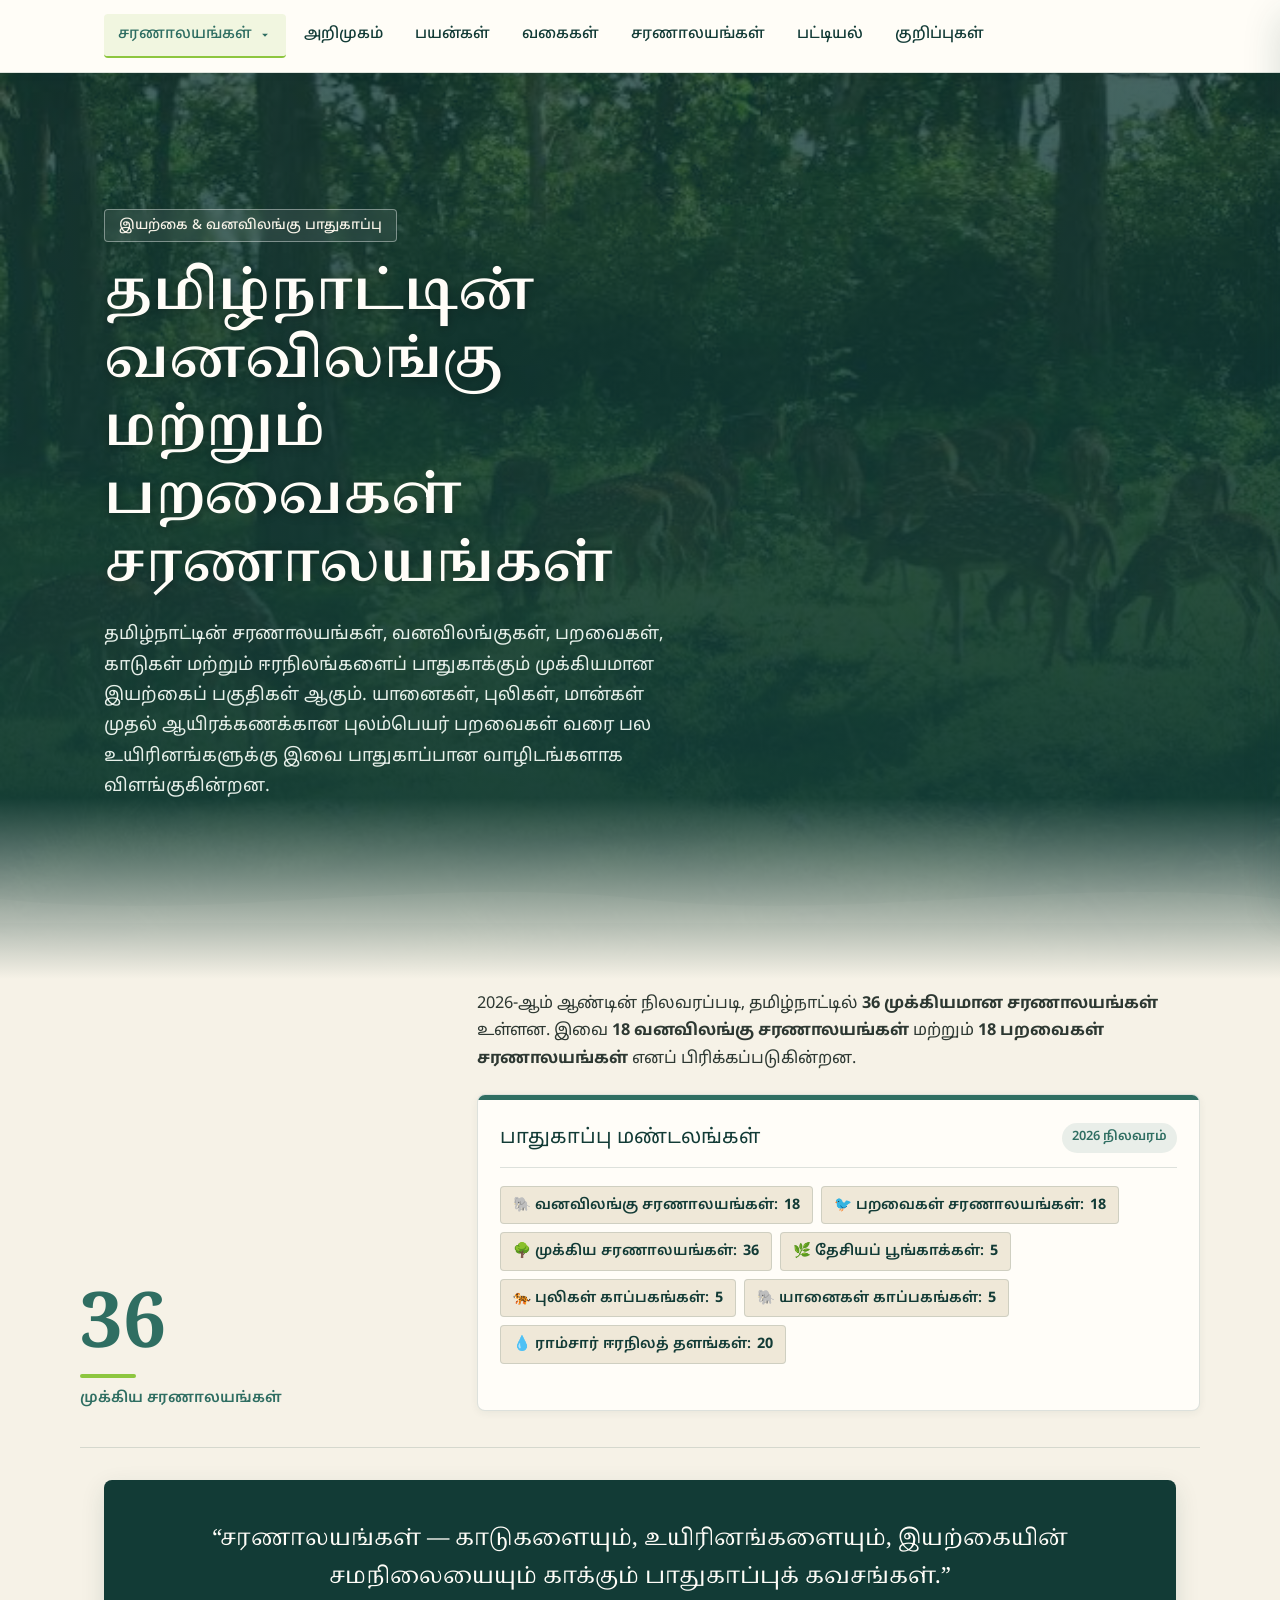
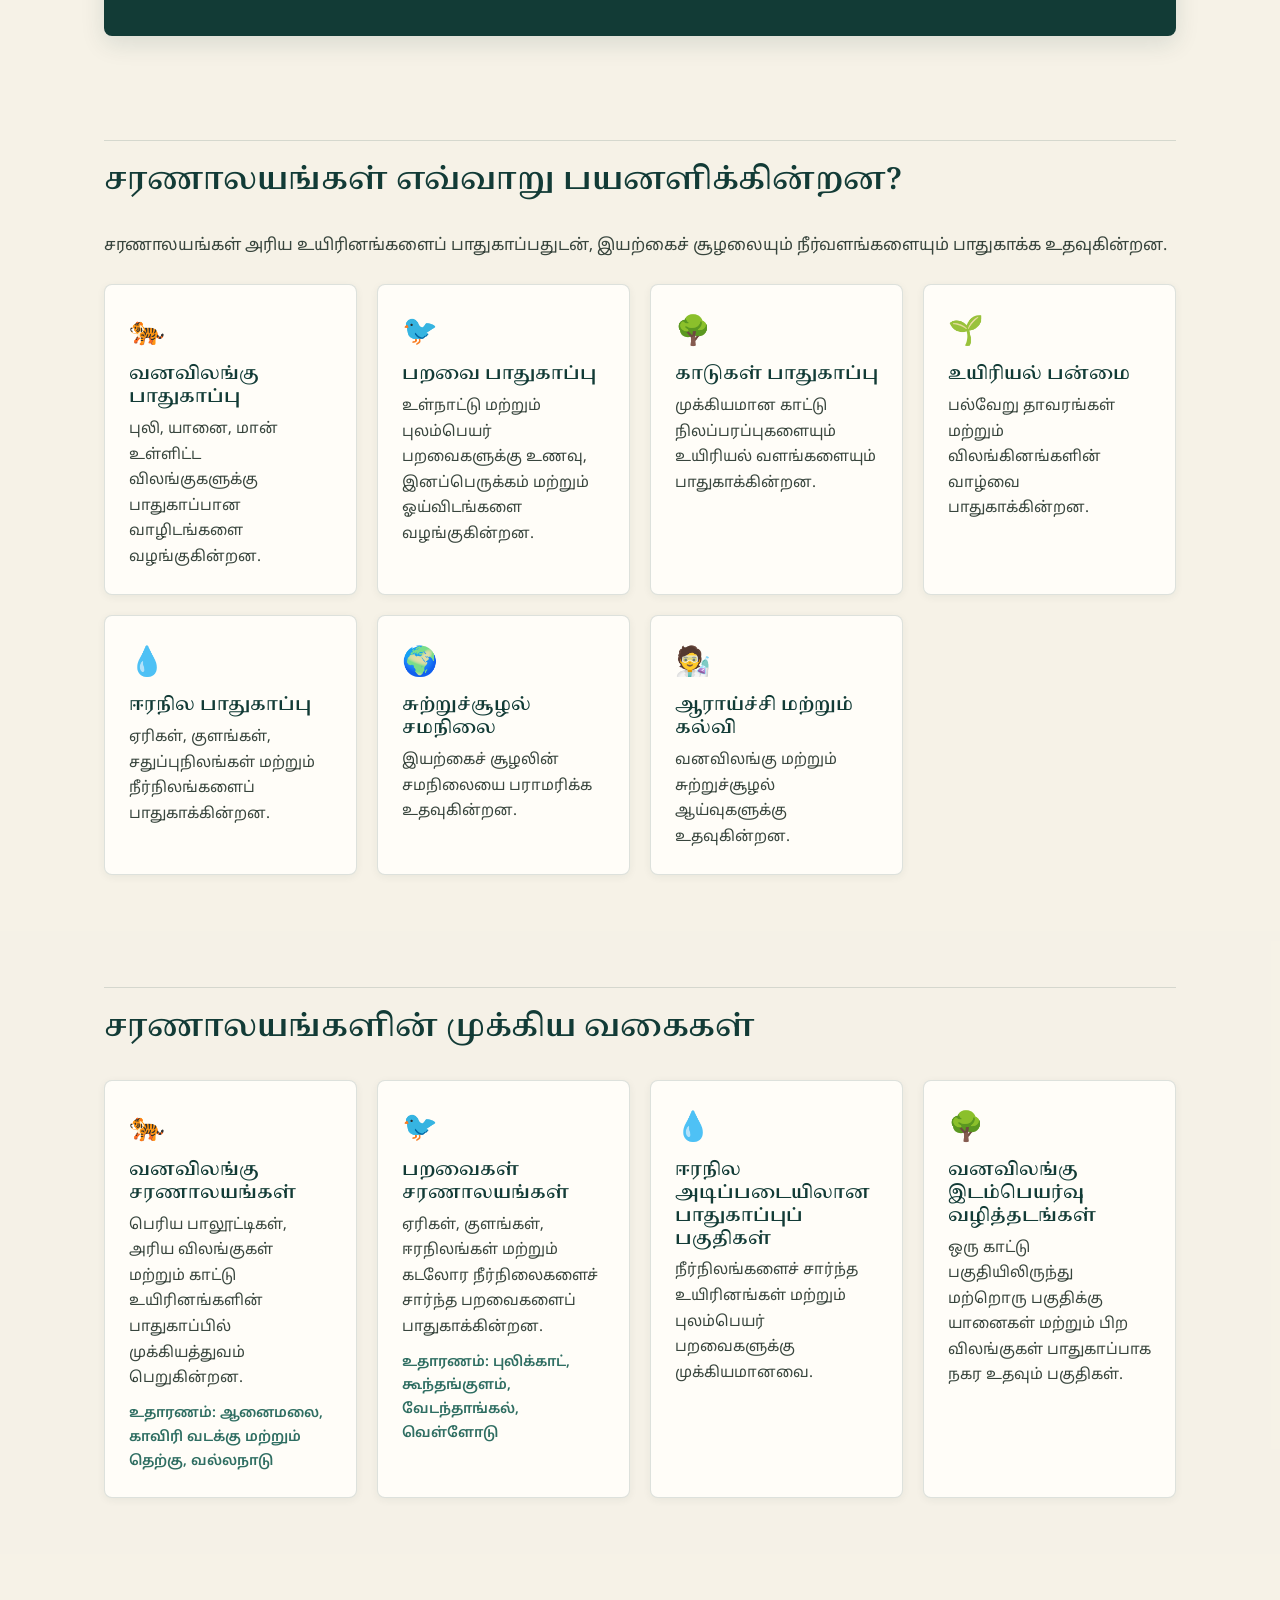
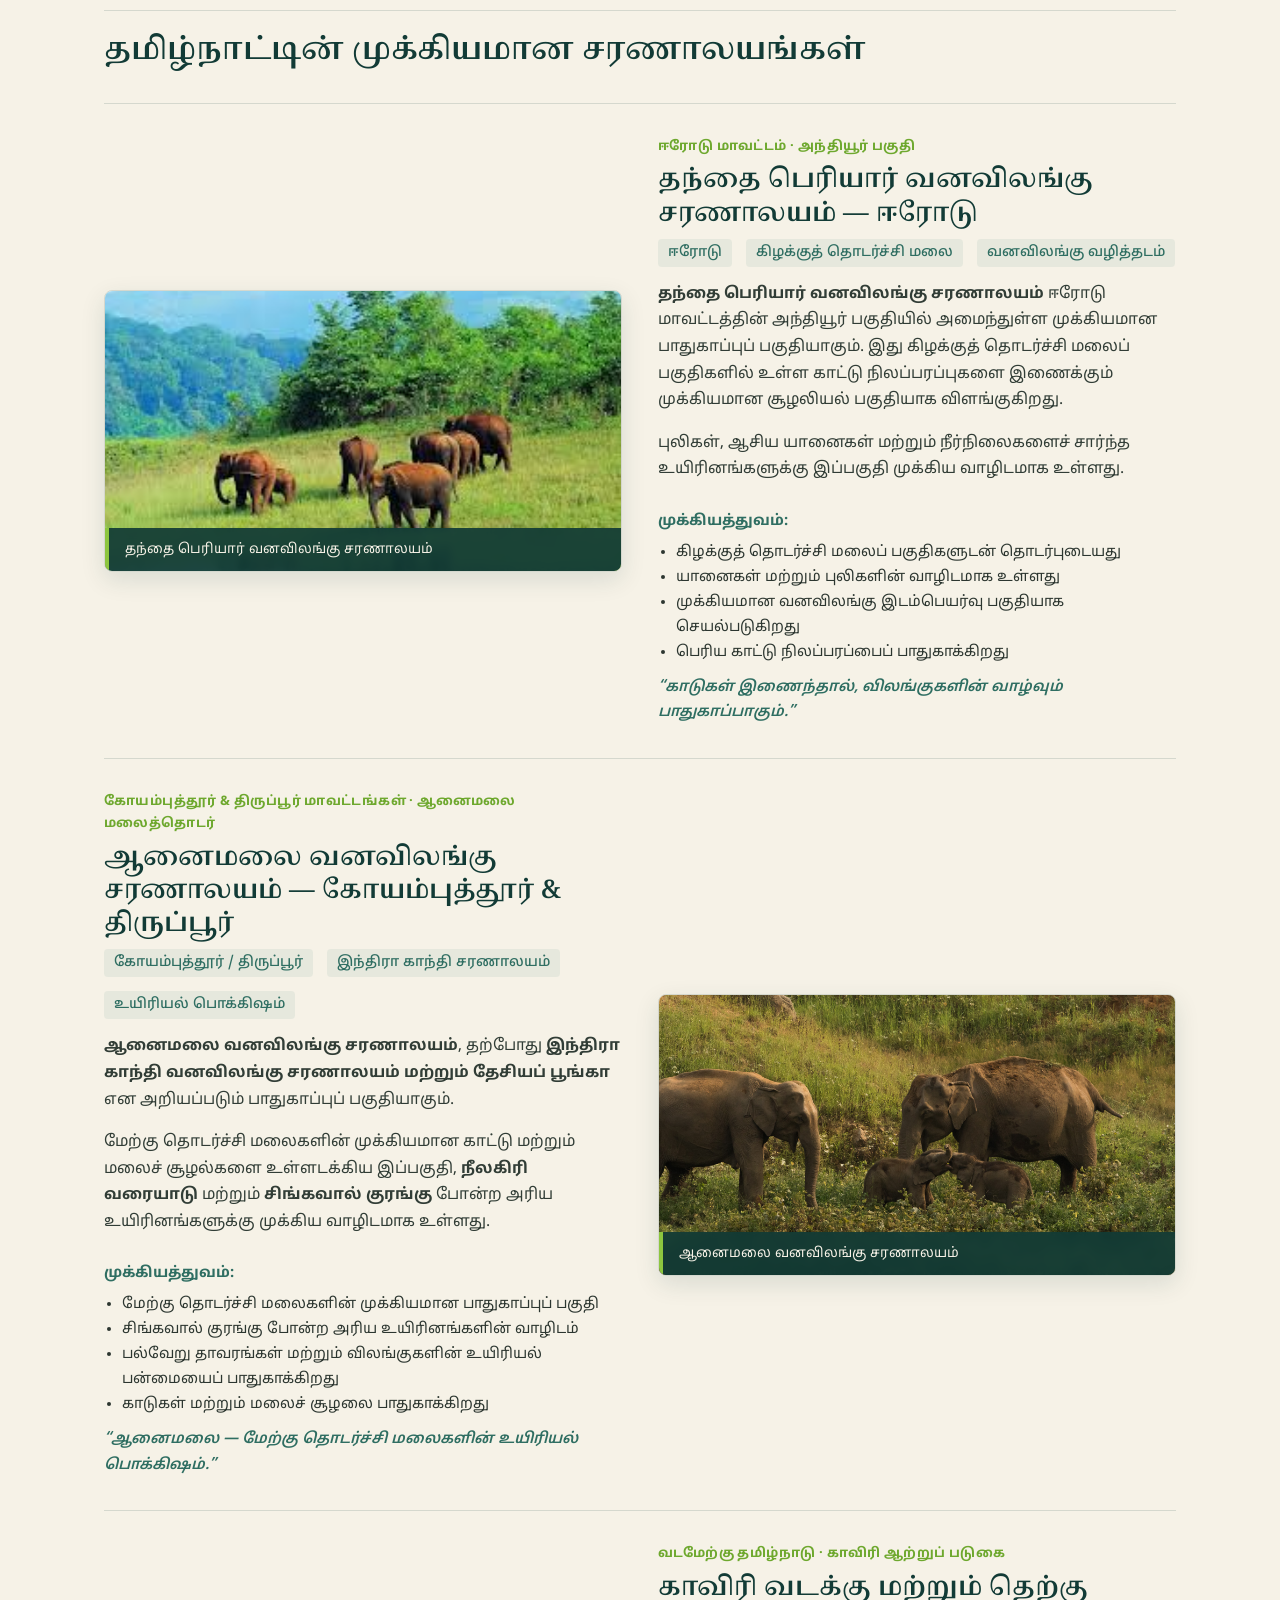
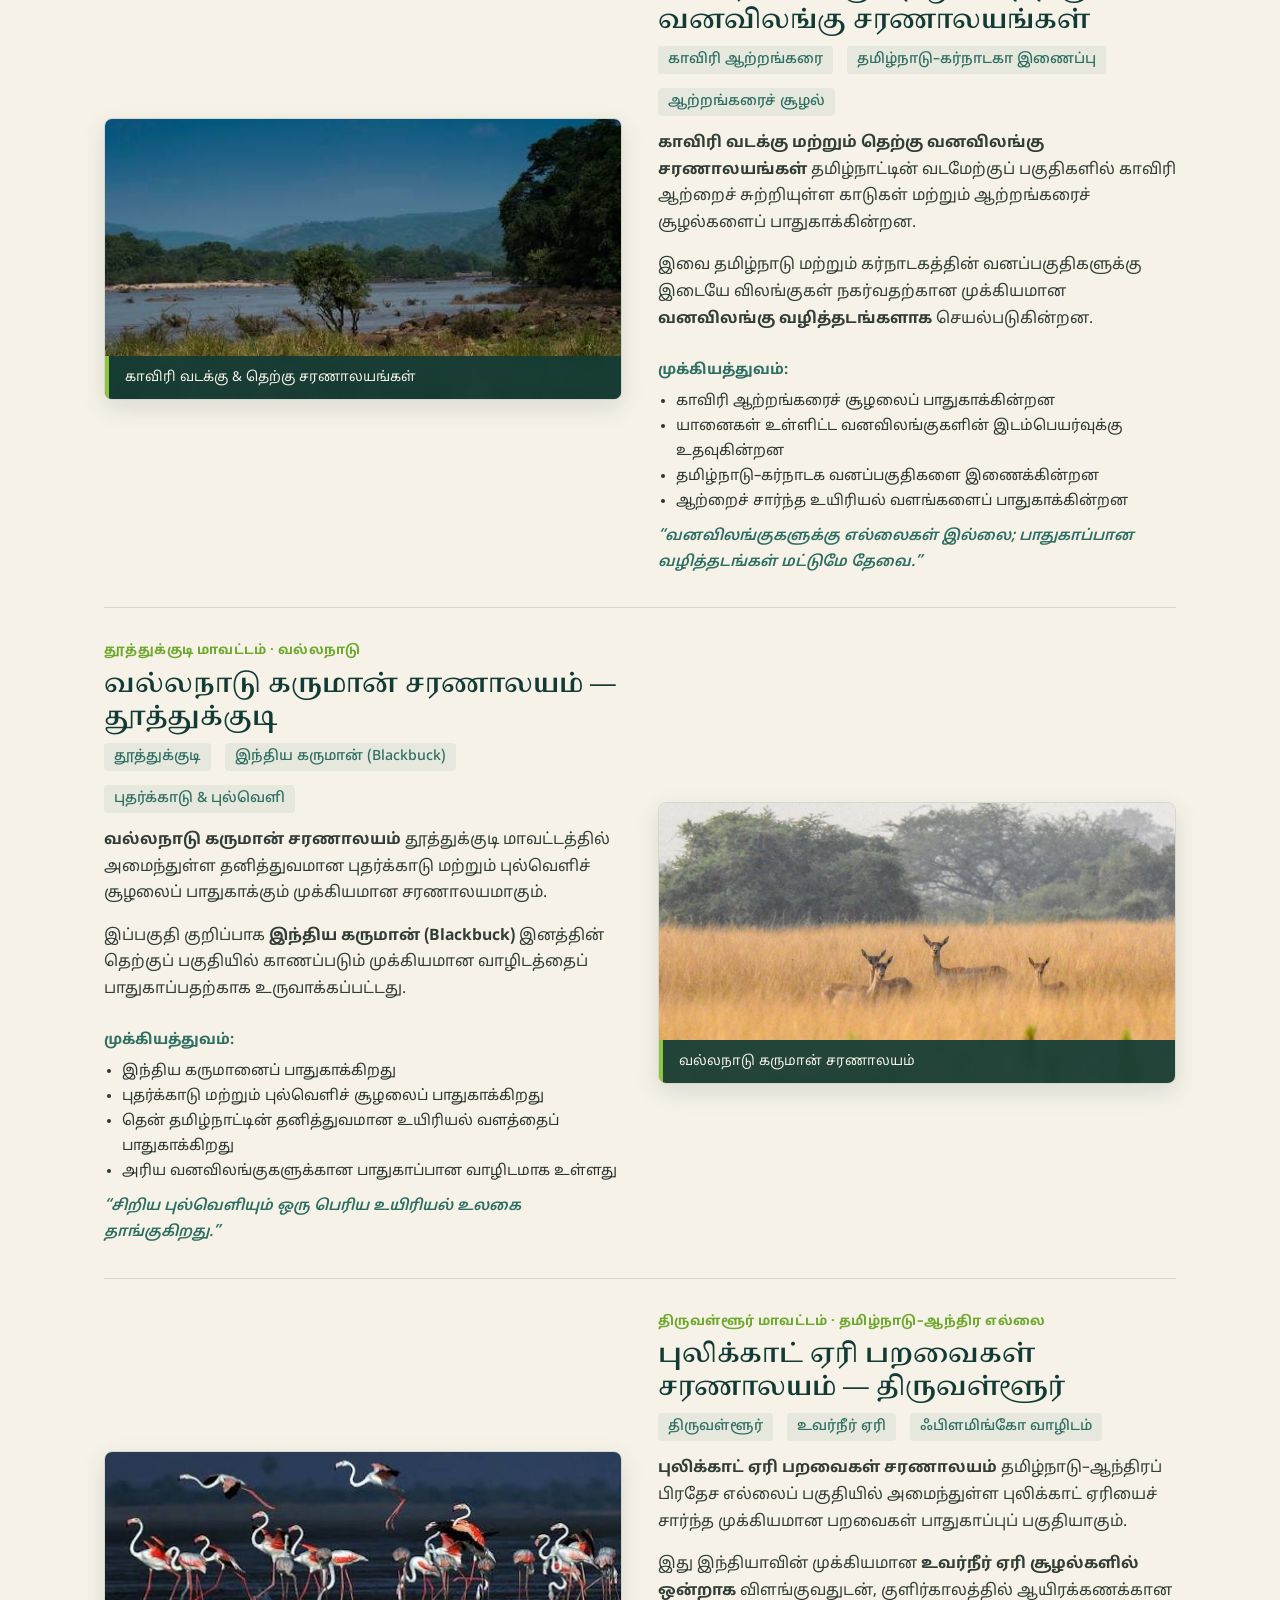
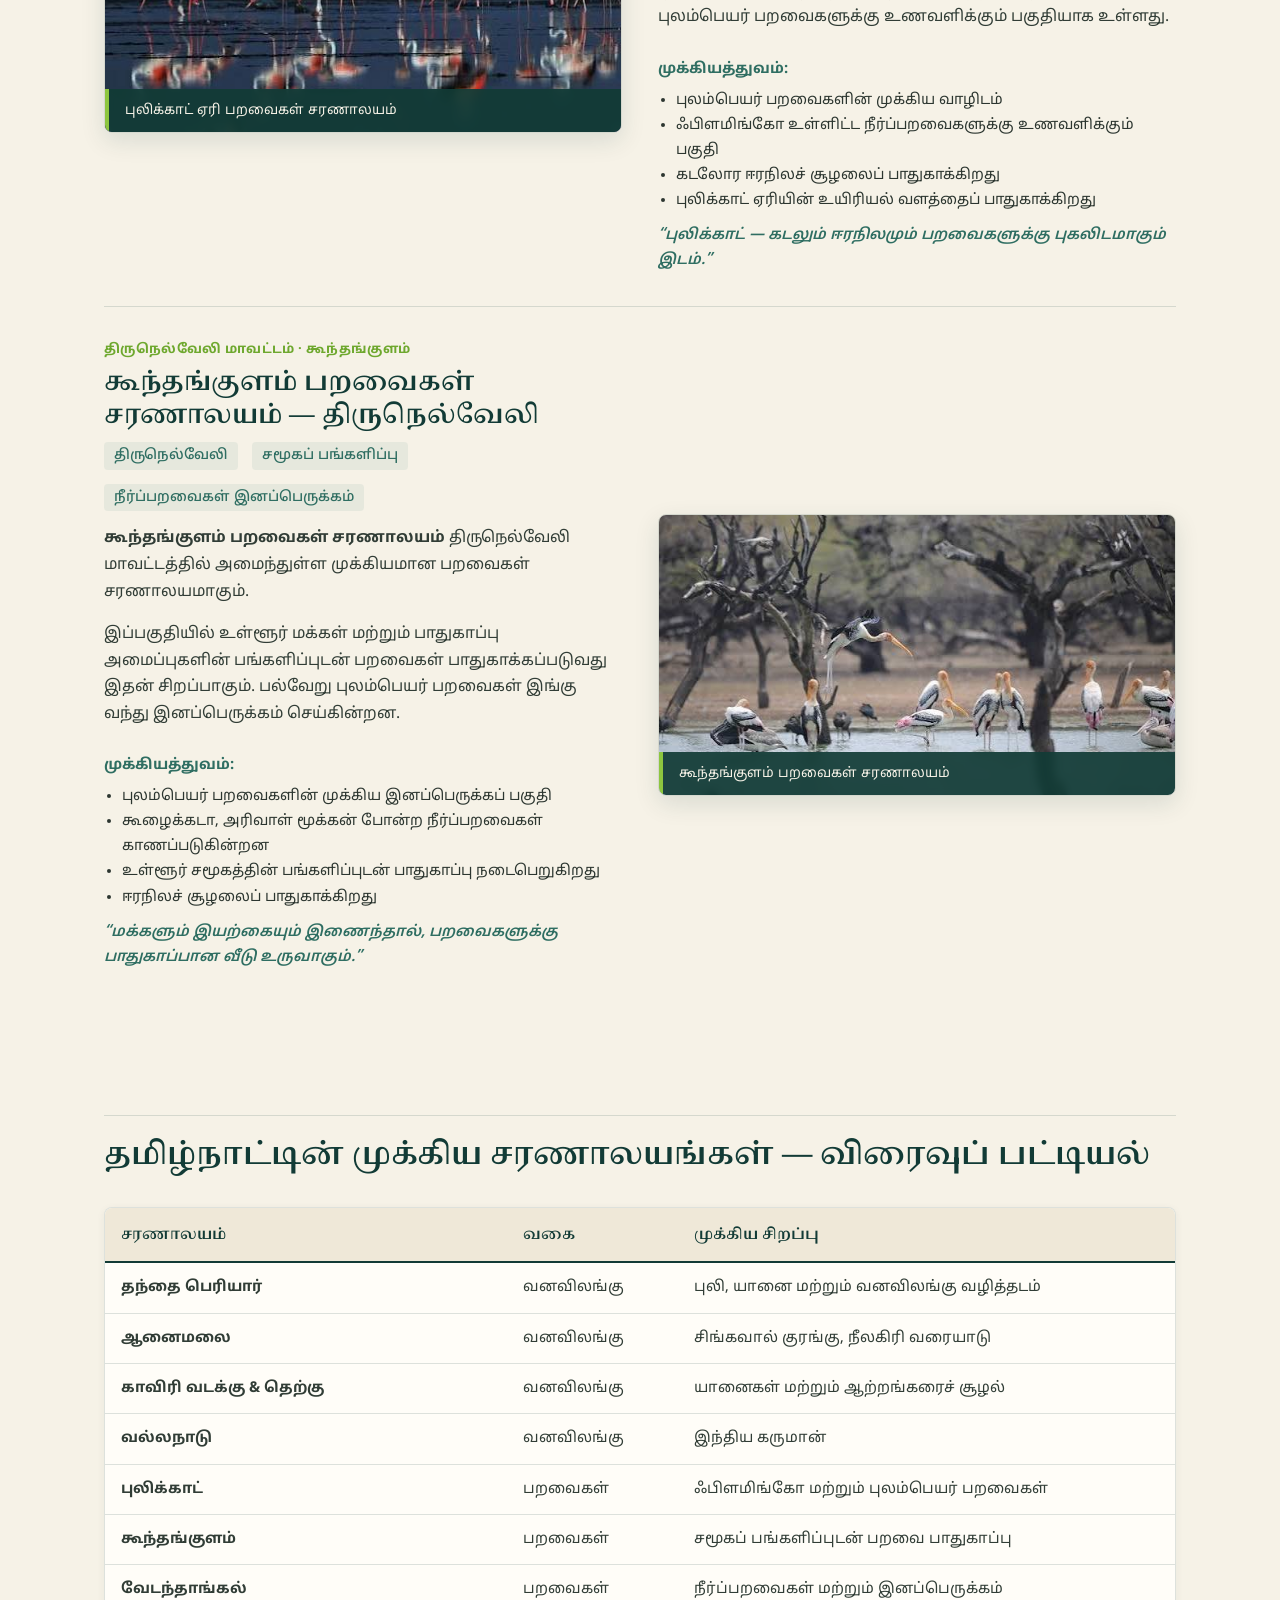
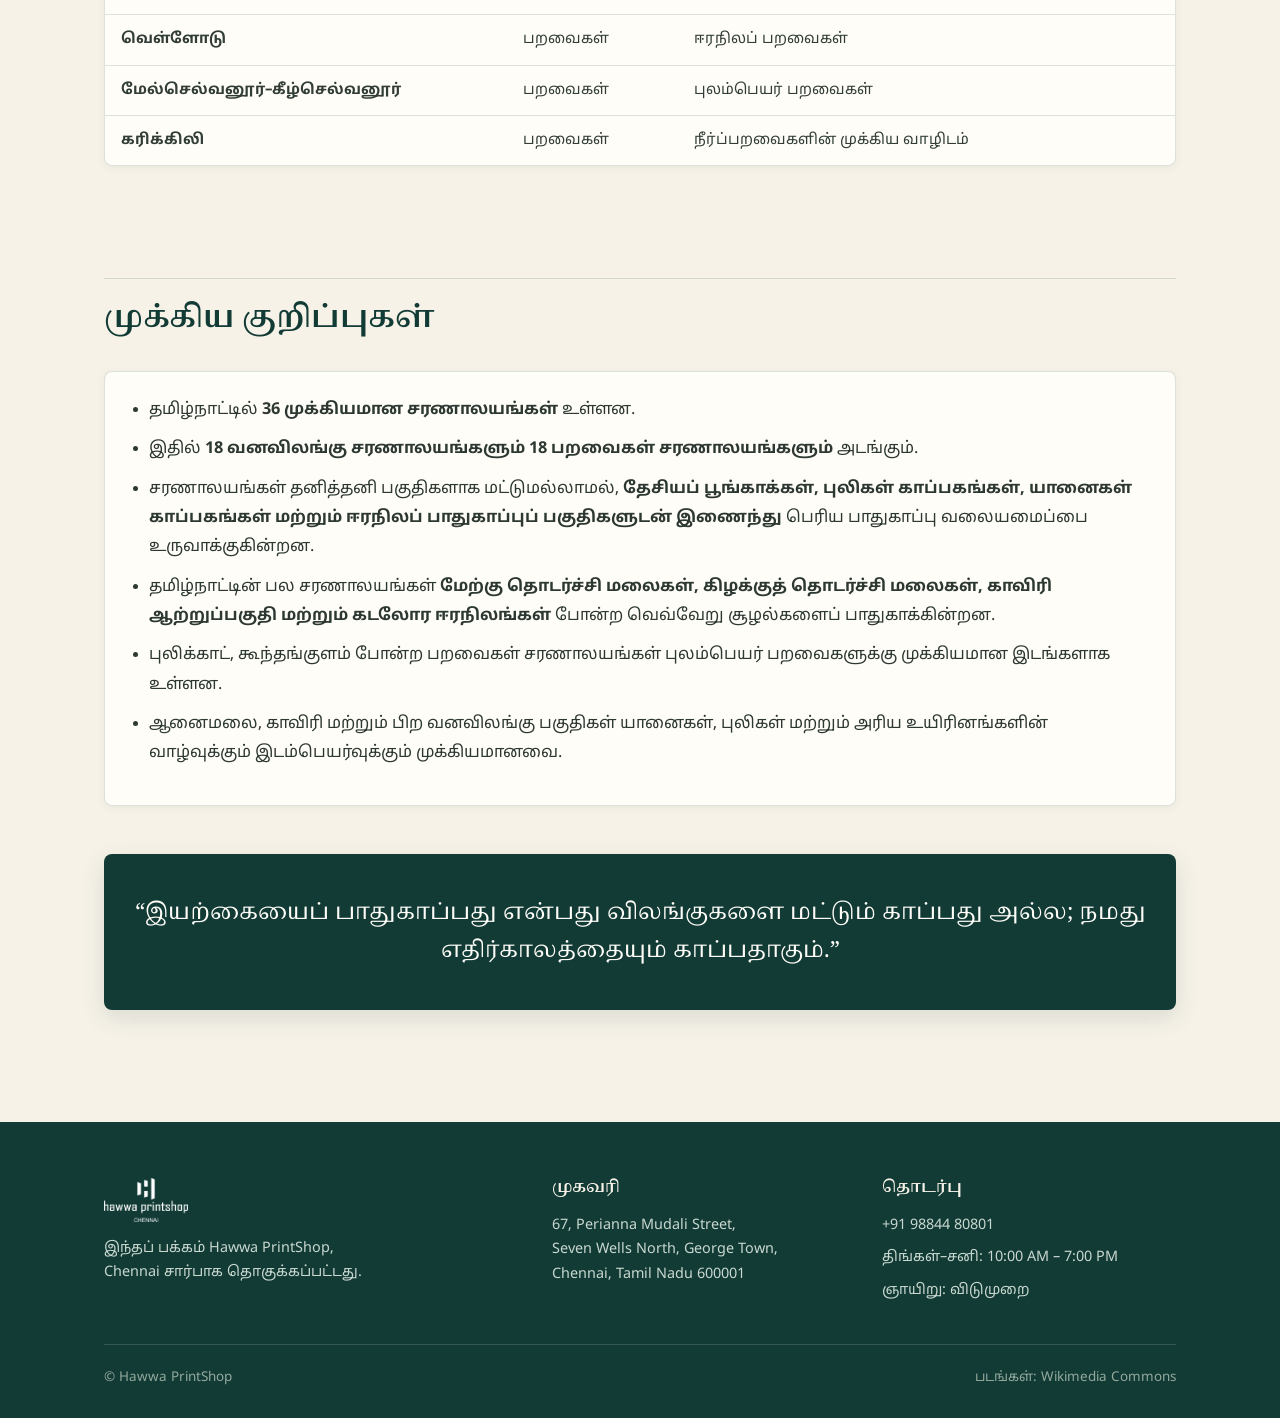
<file: sanctuaries.html>
<!DOCTYPE html>
<html lang="ta">

<head>
    <meta charset="UTF-8">
    <meta name="viewport" content="width=device-width, initial-scale=1.0">
    <title>தமிழ்நாட்டின் வனவிலங்கு மற்றும் பறவைகள் சரணாலயங்கள் — Hawwa PrintShop</title>
    <link rel="preconnect" href="https://fonts.googleapis.com">
    <link rel="preconnect" href="https://fonts.gstatic.com" crossorigin>
    <link
        href="https://fonts.googleapis.com/css2?family=Noto+Serif+Tamil:wght@500;600;700&family=Noto+Sans+Tamil:wght@400;500;600&display=swap"
        rel="stylesheet">
    <link rel="stylesheet" href="styles.css">
</head>

<body>

    <header>
        <div class="header-inner">

            <nav class="desktop-nav">
                <div class="nav-dropdown">
                    <a href="sanctuaries.html" class="dropdown-toggle active">
                        சரணாலயங்கள்
                        <svg class="dropdown-arrow" viewBox="0 0 24 24" width="14" height="14">
                            <path d="M7 10l5 5 5-5z" />
                        </svg>
                    </a>
                    <div class="dropdown-menu">
                        <a href="index.html">அணைகள் (Dams)</a>
                        <a href="rivers.html">ஆறுகள் (Rivers)</a>
                        <a href="falls.html">அருவிகள் (Waterfalls)</a>
                        <a href="forests.html">காடுகள் (Forests)</a>
                        <a href="mountains.html">மலைகள் (Mountains)</a>
                        <a href="lakes.html">ஏரிகள் (Lakes)</a>
                        <a href="beach.html">கடற்கரைகள் (Beaches)</a>
                        <a href="sanctuaries.html" class="active">சரணாலயங்கள் (Sanctuaries)</a>
                        <a href="islands.html">தீவுகள் (Islands)</a>
                        <a href="ports.html">துறைமுகங்கள் (Ports)</a>
                        <a href="palaces.html">அரண்மனைகள் (Palaces)</a>
                        <a href="forts.html">கோட்டைகள் (Forts)</a>
                    </div>
                </div>
                <a href="#intro">அறிமுகம்</a>
                <a href="#functions">பயன்கள்</a>
                <a href="#types">வகைகள்</a>
                <a href="#profiles">சரணாலயங்கள்</a>
                <a href="#table">பட்டியல்</a>
                <a href="#notes">குறிப்புகள்</a>
            </nav>

            <button class="mobile-toggle" aria-label="பட்டி திற" aria-expanded="false">
                <svg viewBox="0 0 24 24">
                    <path d="M3 18h18v-2H3v2zm0-5h18v-2H3v2zm0-7v2h18V6H3z" />
                </svg>
            </button>
        </div>
    </header>

    <div class="drawer-backdrop"></div>
    <div class="mobile-drawer" role="dialog" aria-modal="true">
        <div class="drawer-header">
            <div class="brand">
                <a href="index.html"><img src="assets/hawwa-logo.png" alt="Hawwa PrintShop"></a>
            </div>
            <button class="drawer-close" aria-label="மூடு">&times;</button>
        </div>
        <div class="drawer-nav">
            <div class="drawer-section-title">பிரிவுகள்</div>
            <div class="mobile-cat-accordion">
                <button class="mobile-cat-toggle" aria-expanded="false">
                    <span>வகைகள் (Categories)</span>
                    <svg class="dropdown-arrow" viewBox="0 0 24 24" width="14" height="14">
                        <path d="M7 10l5 5 5-5z" />
                    </svg>
                </button>
                <div class="mobile-cat-content">
                    <a href="index.html">அணைகள் (Dams)</a>
                    <a href="rivers.html">ஆறுகள் (Rivers)</a>
                    <a href="falls.html">அருவிகள் (Waterfalls)</a>
                    <a href="forests.html">காடுகள் (Forests)</a>
                    <a href="mountains.html">மலைகள் (Mountains)</a>
                    <a href="lakes.html">ஏரிகள் (Lakes)</a>
                    <a href="beach.html">கடற்கரைகள் (Beaches)</a>
                    <a href="sanctuaries.html" class="active">சரணாலயங்கள் (Sanctuaries)</a>
                    <a href="islands.html">தீவுகள் (Islands)</a>
                    <a href="ports.html">துறைமுகங்கள் (Ports)</a>
                    <a href="palaces.html">அரண்மனைகள் (Palaces)</a>
                    <a href="forts.html">கோட்டைகள் (Forts)</a>
                </div>
            </div>
            <div class="drawer-section-title">பக்கத்தின் பகுதிகள்</div>
            <a href="#intro">அறிமுகம்</a>
            <a href="#functions">பயன்கள்</a>
            <a href="#types">வகைகள்</a>
            <a href="#profiles">சரணாலயங்கள்</a>
            <a href="#table">பட்டியல்</a>
            <a href="#notes">குறிப்புகள்</a>
        </div>
    </div>

    <!-- Hero Section -->
    <section class="hero" id="intro">
        <div class="hero-media">
            <img src="assets/hero-sanctuaries.jpg" alt="தமிழ்நாட்டின் வனவிலங்கு மற்றும் பறவைகள் சரணாலயங்கள்">
        </div>
        <div class="hero-content">
            <span class="eyebrow-tag">இயற்கை & வனவிலங்கு பாதுகாப்பு</span>
            <h1>தமிழ்நாட்டின் வனவிலங்கு மற்றும் பறவைகள் சரணாலயங்கள்</h1>
            <p class="lede">தமிழ்நாட்டின் சரணாலயங்கள், வனவிலங்குகள், பறவைகள், காடுகள் மற்றும் ஈரநிலங்களைப் பாதுகாக்கும்
                முக்கியமான இயற்கைப் பகுதிகள் ஆகும். யானைகள், புலிகள், மான்கள் முதல் ஆயிரக்கணக்கான புலம்பெயர் பறவைகள் வரை
                பல உயிரினங்களுக்கு இவை பாதுகாப்பான வாழிடங்களாக விளங்குகின்றன.</p>
        </div>
        <svg class="wavecut" viewBox="0 0 1200 60" preserveAspectRatio="none">
            <path d="M0,30 C 200,60 400,0 600,30 C 800,60 1000,0 1200,30 L1200,60 L0,60 Z" fill="#f6f2e7"></path>
        </svg>
    </section>

    <!-- Section 2: Count & Key Numbers -->
    <div class="stats">
        <div class="stat-row">
            <div>
                <span class="stat-num">36</span>
                <div class="stat-note">முக்கிய சரணாலயங்கள்</div>
            </div>
            <div class="stat-text">
                <p>2026-ஆம் ஆண்டின் நிலவரப்படி, தமிழ்நாட்டில் <strong>36 முக்கியமான சரணாலயங்கள்</strong> உள்ளன. இவை
                    <strong>18 வனவிலங்கு சரணாலயங்கள்</strong> மற்றும் <strong>18 பறவைகள் சரணாலயங்கள்</strong> எனப்
                    பிரிக்கப்படுகின்றன.
                </p>

                <div class="ghats-grid" style="margin-top: 20px;">
                    <div class="ghat-card">
                        <div class="ghat-header">
                            <span class="ghat-title">பாதுகாப்பு மண்டலங்கள்</span>
                            <span class="ghat-badge">2026 நிலவரம்</span>
                        </div>
                        <div class="ghat-pills">
                            <div class="ghat-pill">🐘 வனவிலங்கு சரணாலயங்கள்: <strong>18</strong></div>
                            <div class="ghat-pill">🐦 பறவைகள் சரணாலயங்கள்: <strong>18</strong></div>
                            <div class="ghat-pill">🌳 முக்கிய சரணாலயங்கள்: <strong>36</strong></div>
                            <div class="ghat-pill">🌿 தேசியப் பூங்காக்கள்: <strong>5</strong></div>
                            <div class="ghat-pill">🐅 புலிகள் காப்பகங்கள்: <strong>5</strong></div>
                            <div class="ghat-pill">🐘 யானைகள் காப்பகங்கள்: <strong>5</strong></div>
                            <div class="ghat-pill">💧 ராம்சார் ஈரநிலத் தளங்கள்: <strong>20</strong></div>
                        </div>
                    </div>
                </div>

            </div>
        </div>

        <div class="wrap">
            <div class="quote-box" style="margin-top: 32px; margin-bottom: 0;">
                <p>“சரணாலயங்கள் — காடுகளையும், உயிரினங்களையும், இயற்கையின் சமநிலையையும் காக்கும் பாதுகாப்புக் கவசங்கள்.”
                </p>
            </div>
        </div>
    </div>

    <!-- Section 3: Functions / Benefits -->
    <section id="functions">
        <div class="wrap">
            <div class="section-head">
                <h2>சரணாலயங்கள் எவ்வாறு பயனளிக்கின்றன?</h2>
            </div>
            <p style="margin-bottom: 24px; color: #38453d; font-size: 1.02rem;">சரணாலயங்கள் அரிய உயிரினங்களைப்
                பாதுகாப்பதுடன், இயற்கைச் சூழலையும் நீர்வளங்களையும் பாதுகாக்க உதவுகின்றன.</p>

            <div class="func-grid">
                <div class="func-card">
                    <span class="ic">🐅</span>
                    <h3>வனவிலங்கு பாதுகாப்பு</h3>
                    <p>புலி, யானை, மான் உள்ளிட்ட விலங்குகளுக்கு பாதுகாப்பான வாழிடங்களை வழங்குகின்றன.</p>
                </div>
                <div class="func-card">
                    <span class="ic">🐦</span>
                    <h3>பறவை பாதுகாப்பு</h3>
                    <p>உள்நாட்டு மற்றும் புலம்பெயர் பறவைகளுக்கு உணவு, இனப்பெருக்கம் மற்றும் ஓய்விடங்களை வழங்குகின்றன.
                    </p>
                </div>
                <div class="func-card">
                    <span class="ic">🌳</span>
                    <h3>காடுகள் பாதுகாப்பு</h3>
                    <p>முக்கியமான காட்டு நிலப்பரப்புகளையும் உயிரியல் வளங்களையும் பாதுகாக்கின்றன.</p>
                </div>
                <div class="func-card">
                    <span class="ic">🌱</span>
                    <h3>உயிரியல் பன்மை</h3>
                    <p>பல்வேறு தாவரங்கள் மற்றும் விலங்கினங்களின் வாழ்வை பாதுகாக்கின்றன.</p>
                </div>
                <div class="func-card">
                    <span class="ic">💧</span>
                    <h3>ஈரநில பாதுகாப்பு</h3>
                    <p>ஏரிகள், குளங்கள், சதுப்புநிலங்கள் மற்றும் நீர்நிலங்களைப் பாதுகாக்கின்றன.</p>
                </div>
                <div class="func-card">
                    <span class="ic">🌍</span>
                    <h3>சுற்றுச்சூழல் சமநிலை</h3>
                    <p>இயற்கைச் சூழலின் சமநிலையை பராமரிக்க உதவுகின்றன.</p>
                </div>
                <div class="func-card">
                    <span class="ic">🧑‍🔬</span>
                    <h3>ஆராய்ச்சி மற்றும் கல்வி</h3>
                    <p>வனவிலங்கு மற்றும் சுற்றுச்சூழல் ஆய்வுகளுக்கு உதவுகின்றன.</p>
                </div>
            </div>
        </div>
    </section>

    <!-- Section 4: Sanctuary Types -->
    <section id="types" style="background: rgba(246, 242, 231, 0.5);">
        <div class="wrap">
            <div class="section-head">
                <h2>சரணாலயங்களின் முக்கிய வகைகள்</h2>
            </div>
            <div class="func-grid">
                <div class="func-card">
                    <span class="ic">🐅</span>
                    <h3>வனவிலங்கு சரணாலயங்கள்</h3>
                    <p>பெரிய பாலூட்டிகள், அரிய விலங்குகள் மற்றும் காட்டு உயிரினங்களின் பாதுகாப்பில் முக்கியத்துவம்
                        பெறுகின்றன.</p>
                    <div class="type-eg">உதாரணம்: ஆனைமலை, காவிரி வடக்கு மற்றும் தெற்கு, வல்லநாடு</div>
                </div>
                <div class="func-card">
                    <span class="ic">🐦</span>
                    <h3>பறவைகள் சரணாலயங்கள்</h3>
                    <p>ஏரிகள், குளங்கள், ஈரநிலங்கள் மற்றும் கடலோர நீர்நிலைகளைச் சார்ந்த பறவைகளைப் பாதுகாக்கின்றன.</p>
                    <div class="type-eg">உதாரணம்: புலிக்காட், கூந்தங்குளம், வேடந்தாங்கல், வெள்ளோடு</div>
                </div>
                <div class="func-card">
                    <span class="ic">💧</span>
                    <h3>ஈரநில அடிப்படையிலான பாதுகாப்புப் பகுதிகள்</h3>
                    <p>நீர்நிலங்களைச் சார்ந்த உயிரினங்கள் மற்றும் புலம்பெயர் பறவைகளுக்கு முக்கியமானவை.</p>
                </div>
                <div class="func-card">
                    <span class="ic">🌳</span>
                    <h3>வனவிலங்கு இடம்பெயர்வு வழித்தடங்கள்</h3>
                    <p>ஒரு காட்டு பகுதியிலிருந்து மற்றொரு பகுதிக்கு யானைகள் மற்றும் பிற விலங்குகள் பாதுகாப்பாக நகர
                        உதவும் பகுதிகள்.</p>
                </div>
            </div>
        </div>
    </section>

    <!-- Section 5: Profiles of Major Sanctuaries -->
    <section id="profiles">
        <div class="wrap">
            <div class="section-head">
                <h2>தமிழ்நாட்டின் முக்கியமான சரணாலயங்கள்</h2>
            </div>

            <!-- 5.1 தந்தை பெரியார் வனவிலங்கு சரணாலயம் -->
            <div class="dam">
                <div class="dam-media">
                    <img src="assets/sanctuary-periyar.jpg" alt="தந்தை பெரியார் வனவிலங்கு சரணாலயம் — ஈரோடு">
                    <div class="dam-plate">தந்தை பெரியார் வனவிலங்கு சரணாலயம்</div>
                </div>
                <div class="dam-body">
                    <div class="tag">ஈரோடு மாவட்டம் · அந்தியூர் பகுதி</div>
                    <h3>தந்தை பெரியார் வனவிலங்கு சரணாலயம் — ஈரோடு</h3>
                    <div class="meta">
                        <span>ஈரோடு</span>
                        <span>கிழக்குத் தொடர்ச்சி மலை</span>
                        <span>வனவிலங்கு வழித்தடம்</span>
                    </div>
                    <p><strong>தந்தை பெரியார் வனவிலங்கு சரணாலயம்</strong> ஈரோடு மாவட்டத்தின் அந்தியூர் பகுதியில்
                        அமைந்துள்ள முக்கியமான பாதுகாப்புப் பகுதியாகும். இது கிழக்குத் தொடர்ச்சி மலைப் பகுதிகளில் உள்ள
                        காட்டு நிலப்பரப்புகளை இணைக்கும் முக்கியமான சூழலியல் பகுதியாக விளங்குகிறது.</p>
                    <p>புலிகள், ஆசிய யானைகள் மற்றும் நீர்நிலைகளைச் சார்ந்த உயிரினங்களுக்கு இப்பகுதி முக்கிய வாழிடமாக
                        உள்ளது.</p>

                    <div style="margin-top: 10px; font-size: 0.92rem; color: #2c3630;">
                        <strong style="color: var(--teal);">முக்கியத்துவம்:</strong>
                        <ul style="margin: 6px 0 0 18px; padding: 0;">
                            <li>கிழக்குத் தொடர்ச்சி மலைப் பகுதிகளுடன் தொடர்புடையது</li>
                            <li>யானைகள் மற்றும் புலிகளின் வாழிடமாக உள்ளது</li>
                            <li>முக்கியமான வனவிலங்கு இடம்பெயர்வு பகுதியாக செயல்படுகிறது</li>
                            <li>பெரிய காட்டு நிலப்பரப்பைப் பாதுகாக்கிறது</li>
                        </ul>
                    </div>

                    <div class="dam-quote">“காடுகள் இணைந்தால், விலங்குகளின் வாழ்வும் பாதுகாப்பாகும்.”</div>
                </div>
            </div>

            <!-- 5.2 ஆனைமலை வனவிலங்கு சரணாலயம் -->
            <div class="dam rev">
                <div class="dam-media">
                    <img src="assets/sanctuary-anaimalai.jpg"
                        alt="ஆனைமலை வனவிலங்கு சரணாலயம் — கோயம்புத்தூர் & திருப்பூர்">
                    <div class="dam-plate">ஆனைமலை வனவிலங்கு சரணாலயம்</div>
                </div>
                <div class="dam-body">
                    <div class="tag">கோயம்புத்தூர் & திருப்பூர் மாவட்டங்கள் · ஆனைமலை மலைத்தொடர்</div>
                    <h3>ஆனைமலை வனவிலங்கு சரணாலயம் — கோயம்புத்தூர் & திருப்பூர்</h3>
                    <div class="meta">
                        <span>கோயம்புத்தூர் / திருப்பூர்</span>
                        <span>இந்திரா காந்தி சரணாலயம்</span>
                        <span>உயிரியல் பொக்கிஷம்</span>
                    </div>
                    <p><strong>ஆனைமலை வனவிலங்கு சரணாலயம்</strong>, தற்போது <strong>இந்திரா காந்தி வனவிலங்கு சரணாலயம்
                            மற்றும் தேசியப் பூங்கா</strong> என அறியப்படும் பாதுகாப்புப் பகுதியாகும்.</p>
                    <p>மேற்கு தொடர்ச்சி மலைகளின் முக்கியமான காட்டு மற்றும் மலைச் சூழல்களை உள்ளடக்கிய இப்பகுதி,
                        <strong>நீலகிரி வரையாடு</strong> மற்றும் <strong>சிங்கவால் குரங்கு</strong> போன்ற அரிய
                        உயிரினங்களுக்கு முக்கிய வாழிடமாக உள்ளது.
                    </p>

                    <div style="margin-top: 10px; font-size: 0.92rem; color: #2c3630;">
                        <strong style="color: var(--teal);">முக்கியத்துவம்:</strong>
                        <ul style="margin: 6px 0 0 18px; padding: 0;">
                            <li>மேற்கு தொடர்ச்சி மலைகளின் முக்கியமான பாதுகாப்புப் பகுதி</li>
                            <li>சிங்கவால் குரங்கு போன்ற அரிய உயிரினங்களின் வாழிடம்</li>
                            <li>பல்வேறு தாவரங்கள் மற்றும் விலங்குகளின் உயிரியல் பன்மையைப் பாதுகாக்கிறது</li>
                            <li>காடுகள் மற்றும் மலைச் சூழலை பாதுகாக்கிறது</li>
                        </ul>
                    </div>

                    <div class="dam-quote">“ஆனைமலை — மேற்கு தொடர்ச்சி மலைகளின் உயிரியல் பொக்கிஷம்.”</div>
                </div>
            </div>

            <!-- 5.3 காவிரி வடக்கு மற்றும் தெற்கு வனவிலங்கு சரணாலயங்கள் -->
            <div class="dam">
                <div class="dam-media">
                    <img src="assets/sanctuary-cauvery.jpg" alt="காவிரி வடக்கு மற்றும் தெற்கு வனவிலங்கு சரணாலயங்கள்">
                    <div class="dam-plate">காவிரி வடக்கு & தெற்கு சரணாலயங்கள்</div>
                </div>
                <div class="dam-body">
                    <div class="tag">வடமேற்கு தமிழ்நாடு · காவிரி ஆற்றுப் படுகை</div>
                    <h3>காவிரி வடக்கு மற்றும் தெற்கு வனவிலங்கு சரணாலயங்கள்</h3>
                    <div class="meta">
                        <span>காவிரி ஆற்றங்கரை</span>
                        <span>தமிழ்நாடு–கர்நாடகா இணைப்பு</span>
                        <span>ஆற்றங்கரைச் சூழல்</span>
                    </div>
                    <p><strong>காவிரி வடக்கு மற்றும் தெற்கு வனவிலங்கு சரணாலயங்கள்</strong> தமிழ்நாட்டின் வடமேற்குப்
                        பகுதிகளில் காவிரி ஆற்றைச் சுற்றியுள்ள காடுகள் மற்றும் ஆற்றங்கரைச் சூழல்களைப் பாதுகாக்கின்றன.</p>
                    <p>இவை தமிழ்நாடு மற்றும் கர்நாடகத்தின் வனப்பகுதிகளுக்கு இடையே விலங்குகள் நகர்வதற்கான முக்கியமான
                        <strong>வனவிலங்கு வழித்தடங்களாக</strong> செயல்படுகின்றன.
                    </p>

                    <div style="margin-top: 10px; font-size: 0.92rem; color: #2c3630;">
                        <strong style="color: var(--teal);">முக்கியத்துவம்:</strong>
                        <ul style="margin: 6px 0 0 18px; padding: 0;">
                            <li>காவிரி ஆற்றங்கரைச் சூழலைப் பாதுகாக்கின்றன</li>
                            <li>யானைகள் உள்ளிட்ட வனவிலங்குகளின் இடம்பெயர்வுக்கு உதவுகின்றன</li>
                            <li>தமிழ்நாடு–கர்நாடக வனப்பகுதிகளை இணைக்கின்றன</li>
                            <li>ஆற்றைச் சார்ந்த உயிரியல் வளங்களைப் பாதுகாக்கின்றன</li>
                        </ul>
                    </div>

                    <div class="dam-quote">“வனவிலங்குகளுக்கு எல்லைகள் இல்லை; பாதுகாப்பான வழித்தடங்கள் மட்டுமே தேவை.”
                    </div>
                </div>
            </div>

            <!-- 5.4 வல்லநாடு கருமான் சரணாலயம் -->
            <div class="dam rev">
                <div class="dam-media">
                    <img src="assets/sanctuary-vallanadu.jpg" alt="வல்லநாடு கருமான் சரணாலயம் — தூத்துக்குடி">
                    <div class="dam-plate">வல்லநாடு கருமான் சரணாலயம்</div>
                </div>
                <div class="dam-body">
                    <div class="tag">தூத்துக்குடி மாவட்டம் · வல்லநாடு</div>
                    <h3>வல்லநாடு கருமான் சரணாலயம் — தூத்துக்குடி</h3>
                    <div class="meta">
                        <span>தூத்துக்குடி</span>
                        <span>இந்திய கருமான் (Blackbuck)</span>
                        <span>புதர்க்காடு & புல்வெளி</span>
                    </div>
                    <p><strong>வல்லநாடு கருமான் சரணாலயம்</strong> தூத்துக்குடி மாவட்டத்தில் அமைந்துள்ள தனித்துவமான
                        புதர்க்காடு மற்றும் புல்வெளிச் சூழலைப் பாதுகாக்கும் முக்கியமான சரணாலயமாகும்.</p>
                    <p>இப்பகுதி குறிப்பாக <strong>இந்திய கருமான் (Blackbuck)</strong> இனத்தின் தெற்குப் பகுதியில்
                        காணப்படும் முக்கியமான வாழிடத்தைப் பாதுகாப்பதற்காக உருவாக்கப்பட்டது.</p>

                    <div style="margin-top: 10px; font-size: 0.92rem; color: #2c3630;">
                        <strong style="color: var(--teal);">முக்கியத்துவம்:</strong>
                        <ul style="margin: 6px 0 0 18px; padding: 0;">
                            <li>இந்திய கருமானைப் பாதுகாக்கிறது</li>
                            <li>புதர்க்காடு மற்றும் புல்வெளிச் சூழலைப் பாதுகாக்கிறது</li>
                            <li>தென் தமிழ்நாட்டின் தனித்துவமான உயிரியல் வளத்தைப் பாதுகாக்கிறது</li>
                            <li>அரிய வனவிலங்குகளுக்கான பாதுகாப்பான வாழிடமாக உள்ளது</li>
                        </ul>
                    </div>

                    <div class="dam-quote">“சிறிய புல்வெளியும் ஒரு பெரிய உயிரியல் உலகை தாங்குகிறது.”</div>
                </div>
            </div>

            <!-- 5.5 புலிக்காட் ஏரி பறவைகள் சரணாலயம் -->
            <div class="dam">
                <div class="dam-media">
                    <img src="assets/sanctuary-pulicat.jpg" alt="புலிக்காட் ஏரி பறவைகள் சரணாலயம் — திருவள்ளூர்">
                    <div class="dam-plate">புலிக்காட் ஏரி பறவைகள் சரணாலயம்</div>
                </div>
                <div class="dam-body">
                    <div class="tag">திருவள்ளூர் மாவட்டம் · தமிழ்நாடு–ஆந்திர எல்லை</div>
                    <h3>புலிக்காட் ஏரி பறவைகள் சரணாலயம் — திருவள்ளூர்</h3>
                    <div class="meta">
                        <span>திருவள்ளூர்</span>
                        <span>உவர்நீர் ஏரி</span>
                        <span>ஃபிளமிங்கோ வாழிடம்</span>
                    </div>
                    <p><strong>புலிக்காட் ஏரி பறவைகள் சரணாலயம்</strong> தமிழ்நாடு–ஆந்திரப் பிரதேச எல்லைப் பகுதியில்
                        அமைந்துள்ள புலிக்காட் ஏரியைச் சார்ந்த முக்கியமான பறவைகள் பாதுகாப்புப் பகுதியாகும்.</p>
                    <p>இது இந்தியாவின் முக்கியமான <strong>உவர்நீர் ஏரி சூழல்களில் ஒன்றாக</strong> விளங்குவதுடன்,
                        குளிர்காலத்தில் ஆயிரக்கணக்கான புலம்பெயர் பறவைகளுக்கு உணவளிக்கும் பகுதியாக உள்ளது.</p>

                    <div style="margin-top: 10px; font-size: 0.92rem; color: #2c3630;">
                        <strong style="color: var(--teal);">முக்கியத்துவம்:</strong>
                        <ul style="margin: 6px 0 0 18px; padding: 0;">
                            <li>புலம்பெயர் பறவைகளின் முக்கிய வாழிடம்</li>
                            <li>ஃபிளமிங்கோ உள்ளிட்ட நீர்ப்பறவைகளுக்கு உணவளிக்கும் பகுதி</li>
                            <li>கடலோர ஈரநிலச் சூழலைப் பாதுகாக்கிறது</li>
                            <li>புலிக்காட் ஏரியின் உயிரியல் வளத்தைப் பாதுகாக்கிறது</li>
                        </ul>
                    </div>

                    <div class="dam-quote">“புலிக்காட் — கடலும் ஈரநிலமும் பறவைகளுக்கு புகலிடமாகும் இடம்.”</div>
                </div>
            </div>

            <!-- 5.6 கூந்தங்குளம் பறவைகள் சரணாலயம் -->
            <div class="dam rev">
                <div class="dam-media">
                    <img src="assets/sanctuary-koonthankulam.jpg" alt="கூந்தங்குளம் பறவைகள் சரணாலயம் — திருநெல்வேலி">
                    <div class="dam-plate">கூந்தங்குளம் பறவைகள் சரணாலயம்</div>
                </div>
                <div class="dam-body">
                    <div class="tag">திருநெல்வேலி மாவட்டம் · கூந்தங்குளம்</div>
                    <h3>கூந்தங்குளம் பறவைகள் சரணாலயம் — திருநெல்வேலி</h3>
                    <div class="meta">
                        <span>திருநெல்வேலி</span>
                        <span>சமூகப் பங்களிப்பு</span>
                        <span>நீர்ப்பறவைகள் இனப்பெருக்கம்</span>
                    </div>
                    <p><strong>கூந்தங்குளம் பறவைகள் சரணாலயம்</strong> திருநெல்வேலி மாவட்டத்தில் அமைந்துள்ள முக்கியமான
                        பறவைகள் சரணாலயமாகும்.</p>
                    <p>இப்பகுதியில் உள்ளூர் மக்கள் மற்றும் பாதுகாப்பு அமைப்புகளின் பங்களிப்புடன் பறவைகள்
                        பாதுகாக்கப்படுவது இதன் சிறப்பாகும். பல்வேறு புலம்பெயர் பறவைகள் இங்கு வந்து இனப்பெருக்கம்
                        செய்கின்றன.</p>

                    <div style="margin-top: 10px; font-size: 0.92rem; color: #2c3630;">
                        <strong style="color: var(--teal);">முக்கியத்துவம்:</strong>
                        <ul style="margin: 6px 0 0 18px; padding: 0;">
                            <li>புலம்பெயர் பறவைகளின் முக்கிய இனப்பெருக்கப் பகுதி</li>
                            <li>கூழைக்கடா, அரிவாள் மூக்கன் போன்ற நீர்ப்பறவைகள் காணப்படுகின்றன</li>
                            <li>உள்ளூர் சமூகத்தின் பங்களிப்புடன் பாதுகாப்பு நடைபெறுகிறது</li>
                            <li>ஈரநிலச் சூழலைப் பாதுகாக்கிறது</li>
                        </ul>
                    </div>

                    <div class="dam-quote">“மக்களும் இயற்கையும் இணைந்தால், பறவைகளுக்கு பாதுகாப்பான வீடு உருவாகும்.”
                    </div>
                </div>
            </div>

        </div>
    </section>

    <!-- Section 6: Quick List Table -->
    <section id="table">
        <div class="wrap">
            <div class="section-head">
                <h2>தமிழ்நாட்டின் முக்கிய சரணாலயங்கள் — விரைவுப் பட்டியல்</h2>
            </div>

            <div class="table-responsive">
                <table>
                    <thead>
                        <tr>
                            <th>சரணாலயம்</th>
                            <th>வகை</th>
                            <th>முக்கிய சிறப்பு</th>
                        </tr>
                    </thead>
                    <tbody>
                        <tr>
                            <td><strong>தந்தை பெரியார்</strong></td>
                            <td>வனவிலங்கு</td>
                            <td>புலி, யானை மற்றும் வனவிலங்கு வழித்தடம்</td>
                        </tr>
                        <tr>
                            <td><strong>ஆனைமலை</strong></td>
                            <td>வனவிலங்கு</td>
                            <td>சிங்கவால் குரங்கு, நீலகிரி வரையாடு</td>
                        </tr>
                        <tr>
                            <td><strong>காவிரி வடக்கு & தெற்கு</strong></td>
                            <td>வனவிலங்கு</td>
                            <td>யானைகள் மற்றும் ஆற்றங்கரைச் சூழல்</td>
                        </tr>
                        <tr>
                            <td><strong>வல்லநாடு</strong></td>
                            <td>வனவிலங்கு</td>
                            <td>இந்திய கருமான்</td>
                        </tr>
                        <tr>
                            <td><strong>புலிக்காட்</strong></td>
                            <td>பறவைகள்</td>
                            <td>ஃபிளமிங்கோ மற்றும் புலம்பெயர் பறவைகள்</td>
                        </tr>
                        <tr>
                            <td><strong>கூந்தங்குளம்</strong></td>
                            <td>பறவைகள்</td>
                            <td>சமூகப் பங்களிப்புடன் பறவை பாதுகாப்பு</td>
                        </tr>
                        <tr>
                            <td><strong>வேடந்தாங்கல்</strong></td>
                            <td>பறவைகள்</td>
                            <td>நீர்ப்பறவைகள் மற்றும் இனப்பெருக்கம்</td>
                        </tr>
                        <tr>
                            <td><strong>வெள்ளோடு</strong></td>
                            <td>பறவைகள்</td>
                            <td>ஈரநிலப் பறவைகள்</td>
                        </tr>
                        <tr>
                            <td><strong>மேல்செல்வனூர்–கீழ்செல்வனூர்</strong></td>
                            <td>பறவைகள்</td>
                            <td>புலம்பெயர் பறவைகள்</td>
                        </tr>
                        <tr>
                            <td><strong>கரிக்கிலி</strong></td>
                            <td>பறவைகள்</td>
                            <td>நீர்ப்பறவைகளின் முக்கிய வாழிடம்</td>
                        </tr>
                    </tbody>
                </table>
            </div>
        </div>
    </section>

    <!-- Key Notes -->
    <section id="notes">
        <div class="wrap">
            <div class="section-head">
                <h2>முக்கிய குறிப்புகள்</h2>
            </div>

            <div class="info-card" style="margin-bottom: 28px;">
                <ul style="margin: 0; padding-left: 20px; color: #2d3832; line-height: 1.8; font-size: 1.02rem;">
                    <li style="margin-bottom: 10px;">தமிழ்நாட்டில் <strong>36 முக்கியமான சரணாலயங்கள்</strong> உள்ளன.
                    </li>
                    <li style="margin-bottom: 10px;">இதில் <strong>18 வனவிலங்கு சரணாலயங்களும் 18 பறவைகள்
                            சரணாலயங்களும்</strong> அடங்கும்.</li>
                    <li style="margin-bottom: 10px;">சரணாலயங்கள் தனித்தனி பகுதிகளாக மட்டுமல்லாமல், <strong>தேசியப்
                            பூங்காக்கள், புலிகள் காப்பகங்கள், யானைகள் காப்பகங்கள் மற்றும் ஈரநிலப் பாதுகாப்புப்
                            பகுதிகளுடன் இணைந்து</strong> பெரிய பாதுகாப்பு வலையமைப்பை உருவாக்குகின்றன.</li>
                    <li style="margin-bottom: 10px;">தமிழ்நாட்டின் பல சரணாலயங்கள் <strong>மேற்கு தொடர்ச்சி மலைகள்,
                            கிழக்குத் தொடர்ச்சி மலைகள், காவிரி ஆற்றுப்பகுதி மற்றும் கடலோர ஈரநிலங்கள்</strong> போன்ற
                        வெவ்வேறு சூழல்களைப் பாதுகாக்கின்றன.</li>
                    <li style="margin-bottom: 10px;">புலிக்காட், கூந்தங்குளம் போன்ற பறவைகள் சரணாலயங்கள் புலம்பெயர்
                        பறவைகளுக்கு முக்கியமான இடங்களாக உள்ளன.</li>
                    <li style="margin-bottom: 12px;">ஆனைமலை, காவிரி மற்றும் பிற வனவிலங்கு பகுதிகள் யானைகள், புலிகள்
                        மற்றும் அரிய உயிரினங்களின் வாழ்வுக்கும் இடம்பெயர்வுக்கும் முக்கியமானவை.</li>
                </ul>
            </div>

            <div class="quote-box">
                <p>“இயற்கையைப் பாதுகாப்பது என்பது விலங்குகளை மட்டும் காப்பது அல்ல; நமது எதிர்காலத்தையும் காப்பதாகும்.”
                </p>
            </div>

        </div>
    </section>

    <!-- Footer -->
    <footer>
        <div class="wrap">
            <div class="foot-grid">
                <div class="foot-brand">
                    <img src="assets/hawwa-logo.png" alt="Hawwa PrintShop">
                    <p>இந்தப் பக்கம் Hawwa PrintShop, Chennai சார்பாக தொகுக்கப்பட்டது.</p>
                </div>
                <div>
                    <h4>முகவரி</h4>
                    <address>67, Perianna Mudali Street,<br>Seven Wells North, George Town,<br>Chennai, Tamil Nadu
                        600001</address>
                </div>
                <div>
                    <h4>தொடர்பு</h4>
                    <p>+91 98844 80801</p>
                    <p>திங்கள்–சனி: 10:00 AM – 7:00 PM</p>
                    <p>ஞாயிறு: விடுமுறை</p>
                </div>
            </div>
            <div class="foot-bottom">
                <span>© Hawwa PrintShop</span>
                <span>படங்கள்: Wikimedia Commons</span>
            </div>
        </div>
    </footer>

    <script src="main.js"></script>
</body>

</html>
</file>
<file: styles.css>
/* ==========================================================================
   Hawwa PrintShop — Universal Design System & Responsive Stylesheet
   ========================================================================== */

:root {
  --ink: #1a221e;
  --deep: #123b36;
  --deep-hover: #0c2824;
  --teal: #2f6e62;
  --teal-light: #448b7d;
  --green: #8dc63f;
  --green-dark: #6ea82e;
  --sand: #f6f2e7;
  --sand-2: #efe8d8;
  --sand-3: #e2d9c5;
  --line: rgba(18, 59, 54, 0.14);
  --white: #fffdf8;
  --shadow-sm: 0 2px 8px rgba(18, 59, 54, 0.06);
  --shadow-md: 0 8px 24px rgba(18, 59, 54, 0.12);
  --shadow-lg: 0 16px 36px rgba(18, 59, 54, 0.16);
  --radius-sm: 4px;
  --radius-md: 8px;
  --radius-lg: 14px;
  --transition: all 0.25s cubic-bezier(0.16, 1, 0.3, 1);
}

*,
*::before,
*::after {
  box-sizing: border-box;
}

html {
  scroll-behavior: smooth;
  font-size: 16px;
  -webkit-text-size-adjust: 100%;
}

body {
  margin: 0;
  background-color: var(--sand);
  color: var(--ink);
  font-family: "Noto Sans Tamil", -apple-system, BlinkMacSystemFont, "Segoe UI", Roboto, sans-serif;
  line-height: 1.7;
  overflow-x: hidden;
  -webkit-font-smoothing: antialiased;
}

h1,
h2,
h3,
h4,
.serif {
  font-family: "Noto Serif Tamil", Georgia, serif;
  color: var(--deep);
  margin: 0;
  font-weight: 600;
  line-height: 1.3;
}

p {
  margin: 0 0 1em 0;
}

a {
  color: inherit;
  text-decoration: none;
}

img {
  max-width: 100%;
  height: auto;
  display: block;
}

.wrap {
  max-width: 1120px;
  margin: 0 auto;
  padding: 0 24px;
}

@media (max-width: 600px) {
  .wrap {
    padding: 0 16px;
  }
}

.measure {
  max-width: 65ch;
}

/* ==========================================================================
   Header & Navigation
   ========================================================================== */

header {
  position: sticky;
  top: 0;
  z-index: 100;
  background: rgba(255, 253, 248, 0.94);
  backdrop-filter: blur(12px);
  -webkit-backdrop-filter: blur(12px);
  border-bottom: 1px solid var(--line);
  box-shadow: var(--shadow-sm);
  transition: var(--transition);
}

.header-inner {
  display: flex;
  align-items: center;
  justify-content: space-between;
  padding: 12px 24px;
  max-width: 1120px;
  margin: 0 auto;
  min-height: 72px;
}

@media (max-width: 600px) {
  .header-inner {
    padding: 10px 16px;
    min-height: 64px;
  }
}

.brand {
  display: flex;
  align-items: center;
  gap: 12px;
}

.brand a {
  display: inline-flex;
  align-items: center;
  text-decoration: none;
}

.brand img {
  height: 48px;
  width: auto;
  display: block;
  transition: transform 0.2s ease;
}

.brand:hover img {
  transform: scale(1.03);
}

/* Desktop Navigation */
nav.desktop-nav {
  display: flex;
  align-items: center;
  gap: 4px;
}

nav.desktop-nav>a,
.dropdown-toggle {
  text-decoration: none;
  color: var(--deep);
  font-size: 0.95rem;
  font-weight: 500;
  padding: 8px 14px;
  border-radius: var(--radius-sm);
  border-bottom: 2px solid transparent;
  display: inline-flex;
  align-items: center;
  gap: 6px;
  transition: var(--transition);
  cursor: pointer;
  white-space: nowrap;
}

nav.desktop-nav>a:hover,
.dropdown-toggle:hover,
nav.desktop-nav>a.active,
.dropdown-toggle.active {
  color: var(--teal);
  border-bottom-color: var(--green);
  background: rgba(141, 198, 63, 0.12);
}

/* Desktop Dropdown */
.nav-dropdown {
  position: relative;
  display: inline-block;
}

.dropdown-arrow {
  transition: transform 0.25s ease;
  fill: currentColor;
}

.nav-dropdown:hover .dropdown-arrow,
.nav-dropdown.active .dropdown-arrow {
  transform: rotate(180deg);
}

.dropdown-menu {
  display: none;
  position: absolute;
  top: calc(100% + 4px);
  left: 0;
  min-width: 220px;
  background: var(--white);
  border: 1px solid var(--line);
  box-shadow: var(--shadow-md);
  border-radius: var(--radius-md);
  padding: 8px 0;
  z-index: 110;
}

.nav-dropdown::after {
  content: "";
  position: absolute;
  top: 100%;
  left: 0;
  width: 100%;
  height: 10px;
}

.nav-dropdown:hover .dropdown-menu {
  display: block;
  animation: navDropdownFade 0.2s cubic-bezier(0.16, 1, 0.3, 1);
}

.dropdown-menu a {
  display: block;
  padding: 10px 18px;
  color: var(--deep);
  font-size: 0.92rem;
  font-weight: 500;
  transition: background 0.15s ease, color 0.15s ease;
}

.dropdown-menu a:hover,
.dropdown-menu a.active {
  background: var(--sand-2);
  color: var(--teal);
  font-weight: 600;
}

@keyframes navDropdownFade {
  from {
    opacity: 0;
    transform: translateY(8px);
  }

  to {
    opacity: 1;
    transform: translateY(0);
  }
}

/* Mobile Toggle Hamburger */
.mobile-toggle {
  display: none;
  background: transparent;
  border: 1px solid var(--line);
  border-radius: var(--radius-sm);
  padding: 8px 10px;
  color: var(--deep);
  cursor: pointer;
  align-items: center;
  justify-content: center;
  gap: 6px;
  font-family: inherit;
  font-size: 0.9rem;
  font-weight: 600;
  transition: var(--transition);
}

.mobile-toggle:hover,
.mobile-toggle:active {
  background: var(--sand-2);
  border-color: var(--teal);
}

.mobile-toggle svg {
  width: 22px;
  height: 22px;
  fill: currentColor;
}

/* ==========================================================================
   Mobile Drawer & Overlay
   ========================================================================== */

.drawer-backdrop {
  position: fixed;
  inset: 0;
  background: rgba(18, 59, 54, 0.45);
  backdrop-filter: blur(4px);
  -webkit-backdrop-filter: blur(4px);
  z-index: 200;
  opacity: 0;
  visibility: hidden;
  transition: opacity 0.3s ease, visibility 0.3s ease;
}

.drawer-backdrop.is-active {
  opacity: 1;
  visibility: visible;
}

.mobile-drawer {
  position: fixed;
  top: 0;
  right: 0;
  bottom: 0;
  width: 320px;
  max-width: 86vw;
  background: var(--white);
  z-index: 210;
  box-shadow: var(--shadow-lg);
  display: flex;
  flex-direction: column;
  transform: translateX(100%);
  transition: transform 0.35s cubic-bezier(0.16, 1, 0.3, 1);
  overflow-y: auto;
}

.mobile-drawer.is-active {
  transform: translateX(0);
}

.drawer-header {
  display: flex;
  align-items: center;
  justify-content: space-between;
  padding: 16px 20px;
  border-bottom: 1px solid var(--line);
  background: var(--sand);
}

.drawer-header .brand img {
  height: 40px;
}

.drawer-close {
  background: transparent;
  border: none;
  font-size: 1.5rem;
  color: var(--deep);
  cursor: pointer;
  padding: 4px 8px;
  border-radius: var(--radius-sm);
  display: flex;
  align-items: center;
  justify-content: center;
}

.drawer-close:hover {
  background: var(--sand-2);
}

.drawer-nav {
  padding: 16px;
  display: flex;
  flex-direction: column;
  gap: 4px;
}

.drawer-nav a {
  display: block;
  padding: 12px 16px;
  color: var(--deep);
  font-size: 1rem;
  font-weight: 500;
  border-radius: var(--radius-sm);
  transition: background 0.15s ease, color 0.15s ease;
}

.drawer-nav a:hover,
.drawer-nav a.active {
  background: var(--sand-2);
  color: var(--teal);
  font-weight: 600;
}

.drawer-section-title {
  font-size: 0.78rem;
  text-transform: uppercase;
  letter-spacing: 0.08em;
  color: var(--teal);
  font-weight: 700;
  padding: 14px 16px 6px;
}

.mobile-cat-accordion {
  background: var(--sand);
  border-radius: var(--radius-md);
  margin: 6px 0 12px;
  border: 1px solid var(--line);
  overflow: hidden;
}

.mobile-cat-toggle {
  width: 100%;
  display: flex;
  align-items: center;
  justify-content: space-between;
  padding: 12px 16px;
  background: transparent;
  border: none;
  color: var(--deep);
  font-size: 0.98rem;
  font-weight: 600;
  cursor: pointer;
  font-family: inherit;
  text-align: left;
}

.mobile-cat-content {
  display: none;
  padding: 4px 0;
  border-top: 1px solid var(--line);
  background: var(--white);
}

.mobile-cat-content.is-open {
  display: block;
}

.mobile-cat-content a {
  padding: 10px 20px;
  font-size: 0.92rem;
}

@media (max-width: 820px) {
  nav.desktop-nav {
    display: none;
  }

  .mobile-toggle {
    display: inline-flex;
  }
}

/* ==========================================================================
   Hero Section
   ========================================================================== */

.hero {
  position: relative;
  background: var(--deep);
  color: var(--white);
  overflow: hidden;
}

.hero-media {
  position: absolute;
  inset: 0;
}

.hero-media img {
  width: 100%;
  height: 100%;
  object-fit: cover;
  opacity: 0.55;
}

.hero-media::after {
  content: "";
  position: absolute;
  inset: 0;
  background: linear-gradient(180deg, rgba(18, 59, 54, 0.6) 0%, rgba(18, 59, 54, 0.92) 80%, var(--sand) 100%);
}

.hero-content {
  position: relative;
  padding: 80px 24px 56px;
  max-width: 1120px;
  margin: 0 auto;
}

@media (max-width: 768px) {
  .hero-content {
    padding: 54px 16px 40px;
  }
}

.eyebrow-tag {
  display: inline-block;
  font-size: 0.85rem;
  font-weight: 500;
  color: var(--sand);
  border: 1px solid rgba(255, 255, 255, 0.4);
  padding: 4px 14px;
  border-radius: var(--radius-sm);
  margin-bottom: 18px;
  background: rgba(255, 255, 255, 0.08);
  backdrop-filter: blur(4px);
}

.hero h1 {
  color: var(--white);
  font-size: clamp(2rem, 5.5vw, 3.4rem);
  line-height: 1.25;
  max-width: 18ch;
  text-shadow: 0 2px 10px rgba(0, 0, 0, 0.3);
}

.hero p.lede {
  margin-top: 20px;
  max-width: 58ch;
  color: #e7f0ea;
  font-size: clamp(1rem, 2.5vw, 1.12rem);
  line-height: 1.7;
}

.wavecut {
  display: block;
  width: 100%;
  height: 48px;
  margin-top: -2px;
}

@media (max-width: 600px) {
  .wavecut {
    height: 32px;
  }
}

/* ==========================================================================
   Stat Strip & Metrics
   ========================================================================== */

.stats {
  background: var(--sand);
  padding: 12px 24px 48px;
}

.stat-row {
  max-width: 1120px;
  margin: 0 auto;
  display: grid;
  grid-template-columns: 1fr 2fr;
  gap: 36px;
  align-items: end;
  border-bottom: 1px solid var(--line);
  padding-bottom: 36px;
}

@media (max-width: 768px) {
  .stats {
    padding: 8px 16px 36px;
  }

  .stat-row {
    grid-template-columns: 1fr;
    gap: 20px;
    padding-bottom: 28px;
  }
}

.stat-num {
  font-family: "Noto Serif Tamil", Georgia, serif;
  font-size: clamp(3rem, 8vw, 4.8rem);
  color: var(--teal);
  line-height: 1;
  position: relative;
  display: inline-block;
  font-weight: 700;
}

.stat-num::after {
  content: "";
  display: block;
  width: 56px;
  height: 4px;
  background: var(--green);
  margin-top: 10px;
  border-radius: 2px;
}

.stat-note {
  color: var(--teal);
  font-size: 0.92rem;
  margin-top: 8px;
  font-weight: 600;
}

.stat-text p {
  color: #2d3832;
  font-size: 1.02rem;
}

.map-box {
  margin-top: 24px;
  background: var(--white);
  padding: 16px;
  border-radius: var(--radius-md);
  border: 1px solid var(--line);
  box-shadow: var(--shadow-sm);
}

.map-box img {
  width: 100%;
  height: auto;
  border-radius: var(--radius-sm);
}

.map-caption {
  margin-top: 10px;
  font-size: 0.88rem;
  color: var(--teal);
  text-align: center;
  font-weight: 500;
}

/* ==========================================================================
   Sections & Component Cards
   ========================================================================== */

section {
  padding: 56px 0;
}

@media (max-width: 768px) {
  section {
    padding: 40px 0;
  }
}

.section-head {
  display: flex;
  align-items: baseline;
  gap: 16px;
  margin-bottom: 32px;
  border-top: 1px solid var(--line);
  padding-top: 20px;
}

.section-head .idx {
  font-family: "Noto Serif Tamil", Georgia, serif;
  color: var(--green-dark);
  font-size: 1.05rem;
  font-weight: 700;
  white-space: nowrap;
}

.section-head h2 {
  font-size: clamp(1.35rem, 3.5vw, 1.9rem);
}

/* Card Grids */
.func-grid,
.type-grid,
.grid-cards {
  display: grid;
  grid-template-columns: repeat(auto-fit, minmax(240px, 1fr));
  gap: 20px;
}

@media (max-width: 600px) {

  .func-grid,
  .type-grid,
  .grid-cards {
    grid-template-columns: 1fr;
    gap: 16px;
  }
}

.func-card,
.type-card,
.info-card {
  background: var(--white);
  padding: 24px;
  border-radius: var(--radius-md);
  border: 1px solid var(--line);
  box-shadow: var(--shadow-sm);
  transition: var(--transition);
}

.func-card:hover,
.type-card:hover,
.info-card:hover {
  transform: translateY(-3px);
  box-shadow: var(--shadow-md);
  border-color: rgba(47, 110, 98, 0.3);
}

.func-card .ic,
.type-card .ic,
.info-card .ic {
  font-size: 1.8rem;
  width: 40px;
  height: 40px;
  margin-bottom: 14px;
  display: inline-block;
  stroke: var(--teal);
  fill: none;
  stroke-width: 1.8;
}

.func-card h3,
.type-card h3,
.info-card h3 {
  font-size: 1.1rem;
  margin-bottom: 8px;
  color: var(--deep);
}

.func-card p,
.type-card p,
.info-card p {
  font-size: 0.94rem;
  color: #38453d;
  margin: 0;
}

.type-eg {
  font-size: 0.88rem;
  color: var(--teal);
  font-weight: 600;
  margin-top: 10px;
}

.quote-box {
  background: var(--deep);
  color: var(--sand);
  padding: 40px 24px;
  border-radius: var(--radius-md);
  text-align: center;
  margin: 48px 0 16px;
  box-shadow: var(--shadow-md);
}

.quote-box p {
  font-family: "Noto Serif Tamil", Georgia, serif;
  font-size: clamp(1.1rem, 2.5vw, 1.4rem);
  line-height: 1.7;
  color: var(--white);
  margin: 0;
}

.dam-quote {
  font-style: italic;
  color: var(--teal);
  font-weight: 600;
  margin-top: 10px;
  font-size: 0.94rem;
}

/* Chain Flow (River Flow Process) */
.chain {
  display: flex;
  flex-wrap: wrap;
  align-items: center;
  gap: 8px;
  justify-content: center;
}

.chain-step {
  background: var(--white);
  border: 1px solid var(--line);
  padding: 14px 18px;
  font-size: 0.95rem;
  color: var(--deep);
  font-family: "Noto Serif Tamil", Georgia, serif;
  font-weight: 600;
  border-radius: var(--radius-sm);
  text-align: center;
}

.chain-arrow {
  color: var(--green-dark);
  font-size: 1.3rem;
  font-weight: 700;
  padding: 0 4px;
}

@media (max-width: 600px) {
  .chain {
    flex-direction: column;
  }

  .chain-arrow {
    transform: rotate(90deg);
  }
}

.chain-outputs {
  display: flex;
  flex-wrap: wrap;
  gap: 10px;
  justify-content: center;
  margin-top: 24px;
}

.chain-output {
  background: var(--deep);
  color: var(--sand);
  padding: 10px 18px;
  font-size: 0.88rem;
  font-weight: 600;
  border-left: 3px solid var(--green);
  border-radius: var(--radius-sm);
}

/* Ghats Comparison Grid */
.ghats-grid {
  display: grid;
  grid-template-columns: repeat(auto-fit, minmax(280px, 1fr));
  gap: 24px;
  margin-top: 16px;
}

.ghat-card {
  background: var(--white);
  border: 1px solid var(--line);
  border-radius: var(--radius-md);
  padding: 26px 22px;
  box-shadow: var(--shadow-sm);
  position: relative;
  overflow: hidden;
  transition: var(--transition);
}

.ghat-card:hover {
  transform: translateY(-3px);
  box-shadow: var(--shadow-md);
}

.ghat-card::before {
  content: "";
  position: absolute;
  top: 0;
  left: 0;
  right: 0;
  height: 5px;
  background: var(--teal);
}

.ghat-card.east::before {
  background: var(--green-dark);
}

.ghat-header {
  display: flex;
  align-items: center;
  justify-content: space-between;
  margin-bottom: 18px;
  padding-bottom: 12px;
  border-bottom: 1px solid var(--line);
}

.ghat-title {
  font-size: 1.25rem;
  color: var(--deep);
}

.ghat-badge {
  font-size: 0.8rem;
  font-weight: 600;
  padding: 4px 10px;
  border-radius: 20px;
  background: rgba(47, 110, 98, 0.1);
  color: var(--teal);
}

.ghat-card.east .ghat-badge {
  background: rgba(110, 168, 46, 0.15);
  color: var(--green-dark);
}

.ghat-section-title {
  font-size: 0.84rem;
  text-transform: uppercase;
  letter-spacing: 0.04em;
  color: var(--teal);
  margin-bottom: 10px;
  font-weight: 700;
}

.ghat-pills {
  display: flex;
  flex-wrap: wrap;
  gap: 8px;
  margin-bottom: 20px;
}

.ghat-pill {
  background: var(--sand-2);
  color: var(--deep);
  padding: 6px 12px;
  border-radius: var(--radius-sm);
  font-size: 0.9rem;
  font-weight: 600;
  display: inline-flex;
  align-items: center;
  gap: 6px;
  border: 1px solid var(--line);
}

.ghat-chain-flow {
  display: flex;
  flex-direction: column;
  gap: 8px;
}

.chain-step {
  display: flex;
  align-items: center;
  gap: 12px;
  background: var(--sand);
  padding: 10px 14px;
  border-radius: var(--radius-sm);
  font-size: 0.92rem;
  color: #2c3630;
  border-left: 3px solid var(--teal);
}

.ghat-card.east .chain-step {
  border-left-color: var(--green-dark);
}

.chain-step-num {
  width: 22px;
  height: 22px;
  border-radius: 50%;
  background: var(--teal);
  color: var(--white);
  display: inline-flex;
  align-items: center;
  justify-content: center;
  font-size: 0.75rem;
  font-weight: 700;
  flex-shrink: 0;
}

.ghat-card.east .chain-step-num {
  background: var(--green-dark);
}

/* Flow Matrix / Steps */
.flow {
  display: flex;
  flex-direction: column;
  border: 1px solid var(--line);
  border-radius: var(--radius-md);
  background: var(--white);
  overflow: hidden;
  box-shadow: var(--shadow-sm);
}

.flow-row {
  display: grid;
  grid-template-columns: repeat(3, 1fr);
  border-top: 1px solid var(--line);
}

.flow-row:first-child {
  border-top: none;
}

.flow-cell {
  padding: 16px 20px;
  font-size: 0.94rem;
  border-left: 1px solid var(--line);
}

.flow-cell:first-child {
  border-left: none;
  font-family: "Noto Serif Tamil", Georgia, serif;
  color: var(--deep);
  font-weight: 600;
  background: rgba(246, 242, 231, 0.5);
}

.flow-cell:nth-child(2) {
  color: var(--teal);
  font-weight: 500;
}

.flow-cell:nth-child(3) {
  color: #3c473f;
}

@media (max-width: 768px) {
  .flow-row {
    grid-template-columns: 1fr;
  }

  .flow-cell {
    border-left: none;
    border-top: 1px solid var(--line);
    padding: 12px 16px;
  }

  .flow-cell:first-child {
    border-top: none;
    background: var(--sand-2);
  }
}

/* Detail Card Items */
.dam,
.place-item,
.detail-card {
  display: grid;
  grid-template-columns: 1fr 1fr;
  gap: 36px;
  align-items: center;
  padding: 32px 0;
  border-top: 1px solid var(--line);
}

.dam:first-child,
.place-item:first-child,
.detail-card:first-child {
  border-top: none;
}

.dam.rev .dam-media,
.place-item.rev .place-media {
  order: 2;
}

@media (max-width: 768px) {

  .dam,
  .place-item,
  .detail-card {
    grid-template-columns: 1fr;
    gap: 20px;
    padding: 24px 0;
  }

  .dam.rev .dam-media,
  .place-item.rev .place-media {
    order: 0;
  }
}

.dam-media,
.place-media {
  position: relative;
  border-radius: var(--radius-md);
  overflow: hidden;
  box-shadow: var(--shadow-md);
  border: 1px solid var(--line);
}

.dam-media img,
.place-media img {
  width: 100%;
  height: 280px;
  object-fit: cover;
  transition: transform 0.4s ease;
}

@media (max-width: 600px) {

  .dam-media img,
  .place-media img {
    height: 220px;
  }
}

.dam-media:hover img,
.place-media:hover img {
  transform: scale(1.03);
}

.dam-plate,
.place-plate {
  position: absolute;
  bottom: 0;
  left: 0;
  right: 0;
  background: rgba(18, 59, 54, 0.92);
  backdrop-filter: blur(4px);
  color: var(--sand);
  padding: 10px 16px;
  font-size: 0.85rem;
  border-left: 4px solid var(--green);
}

.dam-body,
.place-body {
  display: flex;
  flex-direction: column;
}

.dam-body .tag,
.place-body .tag {
  font-size: 0.82rem;
  font-weight: 700;
  color: var(--green-dark);
  letter-spacing: 0.03em;
  margin-bottom: 6px;
  text-transform: uppercase;
}

.dam-body h3,
.place-body h3 {
  font-size: clamp(1.3rem, 3vw, 1.6rem);
  margin-bottom: 8px;
}

.dam-body .meta,
.place-body .meta {
  display: flex;
  gap: 14px;
  flex-wrap: wrap;
  font-size: 0.88rem;
  font-weight: 500;
  color: var(--teal);
  margin-bottom: 14px;
}

.dam-body .meta span {
  background: rgba(47, 110, 98, 0.08);
  padding: 2px 10px;
  border-radius: 4px;
}

.dam-body p,
.place-body p {
  font-size: 0.98rem;
  color: #313d36;
  line-height: 1.7;
}

/* ==========================================================================
   Responsive Tables
   ========================================================================== */

.table-responsive {
  width: 100%;
  overflow-x: auto;
  -webkit-overflow-scrolling: touch;
  border-radius: var(--radius-md);
  border: 1px solid var(--line);
  box-shadow: var(--shadow-sm);
  background: var(--white);
  margin-top: 16px;
}

table {
  width: 100%;
  min-width: 640px;
  border-collapse: collapse;
  font-size: 0.93rem;
  text-align: left;
}

thead th {
  font-family: "Noto Serif Tamil", Georgia, serif;
  font-weight: 600;
  color: var(--deep);
  background: var(--sand-2);
  border-bottom: 2px solid var(--deep);
  padding: 14px 16px;
  white-space: nowrap;
}

tbody td {
  padding: 12px 16px;
  border-bottom: 1px solid var(--line);
  color: #313d36;
}

tbody tr:last-child td {
  border-bottom: none;
}

tbody tr:hover {
  background: rgba(246, 242, 231, 0.6);
}

.table-note {
  font-size: 0.88rem;
  color: var(--teal);
  margin-top: 12px;
  font-weight: 500;
}

/* ==========================================================================
   Footer
   ========================================================================== */

footer {
  background: var(--deep);
  color: var(--sand);
  padding: 56px 0 28px;
  margin-top: 40px;
}

.foot-grid {
  display: grid;
  grid-template-columns: 1.4fr 1fr 1fr;
  gap: 36px;
  padding-bottom: 34px;
  border-bottom: 1px solid rgba(255, 255, 255, 0.15);
}

@media (max-width: 768px) {
  footer {
    padding: 40px 0 24px;
  }

  .foot-grid {
    grid-template-columns: 1fr;
    gap: 28px;
  }
}

.foot-brand img {
  height: 44px;
  margin-bottom: 14px;
  filter: brightness(0) invert(1);
}

.foot-brand p {
  font-size: 0.9rem;
  color: #c9d8cf;
  max-width: 36ch;
}

footer h4 {
  font-family: "Noto Serif Tamil", Georgia, serif;
  color: var(--sand);
  font-size: 1rem;
  margin-bottom: 14px;
  font-weight: 600;
}

footer p,
footer address {
  font-size: 0.9rem;
  color: #c9d8cf;
  font-style: normal;
  margin: 0 0 8px;
}

footer a {
  color: var(--sand);
  transition: color 0.2s ease;
}

footer a:hover {
  color: var(--green);
}

.foot-bottom {
  padding-top: 22px;
  font-size: 0.84rem;
  color: #93a99c;
  display: flex;
  justify-content: space-between;
  flex-wrap: wrap;
  gap: 12px;
}

@media (max-width: 600px) {
  .foot-bottom {
    flex-direction: column;
    text-align: center;
  }
}

/* ==========================================================================
   Port Hero Stat & Details Cards Component
   ========================================================================== */

.port-hero-stat {
  background: linear-gradient(135deg, var(--deep) 0%, #164e46 100%);
  color: var(--sand);
  border-radius: var(--radius-lg);
  padding: 32px 40px;
  margin-bottom: 24px;
  box-shadow: var(--shadow-md);
  border: 1px solid rgba(255, 255, 255, 0.1);
  position: relative;
  overflow: hidden;
}

.port-hero-stat::before {
  content: "⚓";
  position: absolute;
  right: -20px;
  bottom: -30px;
  font-size: 140px;
  opacity: 0.08;
  pointer-events: none;
}

.port-stat-main {
  display: flex;
  align-items: center;
  gap: 36px;
}

.port-stat-number {
  font-family: "Noto Serif Tamil", Georgia, serif;
  font-size: 4.5rem;
  font-weight: 700;
  line-height: 1;
  color: #f7d070;
  background: linear-gradient(180deg, #ffe89e 0%, #e5b23d 100%);
  -webkit-background-clip: text;
  -webkit-text-fill-color: transparent;
  text-shadow: 0 4px 12px rgba(0, 0, 0, 0.15);
  flex-shrink: 0;
}

.port-stat-info h3 {
  font-family: "Noto Serif Tamil", Georgia, serif;
  font-size: 1.6rem;
  color: var(--white);
  margin-bottom: 6px;
  font-weight: 700;
}

.port-stat-info p {
  font-size: 1rem;
  color: #c9d8cf;
  margin: 0;
  max-width: 58ch;
}

.port-details-grid {
  display: grid;
  grid-template-columns: repeat(3, 1fr);
  gap: 20px;
}

.port-detail-card {
  background: var(--white);
  border: 1px solid var(--line);
  border-radius: var(--radius-md);
  padding: 24px;
  display: flex;
  flex-direction: column;
  gap: 10px;
  box-shadow: var(--shadow-sm);
  transition: transform 0.25s ease, box-shadow 0.25s ease;
}

.port-detail-card:hover {
  transform: translateY(-4px);
  box-shadow: var(--shadow-md);
  border-color: var(--teal);
}

.port-detail-header {
  display: flex;
  align-items: center;
  gap: 12px;
}

.port-detail-icon {
  width: 44px;
  height: 44px;
  border-radius: 10px;
  background: var(--sand-2);
  display: flex;
  align-items: center;
  justify-content: center;
  font-size: 1.4rem;
  flex-shrink: 0;
  border: 1px solid var(--line);
}

.port-badge {
  display: inline-block;
  align-self: flex-start;
  font-size: 0.78rem;
  font-weight: 600;
  color: var(--teal);
  background: rgba(18, 59, 54, 0.08);
  padding: 4px 10px;
  border-radius: 20px;
}

.port-detail-card h4 {
  font-family: "Noto Serif Tamil", Georgia, serif;
  font-size: 1.15rem;
  color: var(--deep);
  margin: 0;
  font-weight: 700;
}

.port-detail-card p {
  font-size: 0.92rem;
  color: var(--color-muted);
  margin: 0;
  line-height: 1.5;
}

@media (max-width: 900px) {
  .port-details-grid {
    grid-template-columns: 1fr;
  }

  .port-stat-main {
    flex-direction: column;
    align-items: flex-start;
    gap: 12px;
  }

  .port-stat-number {
    font-size: 3.8rem;
  }

  .port-hero-stat {
    padding: 24px;
  }
}

/* ==========================================================================
   Palaces Custom UI Design System
   ========================================================================== */

.palace-hero-banner {
  background: linear-gradient(135deg, #123b36 0%, #1e4d46 100%);
  color: #fff;
  border-radius: 16px;
  padding: 36px 40px;
  margin: 0 auto 36px;
  max-width: 1120px;
  box-shadow: 0 10px 30px rgba(18, 59, 54, 0.15);
  border: 1px solid rgba(255, 215, 0, 0.2);
  display: grid;
  grid-template-columns: 180px 1fr;
  gap: 32px;
  align-items: center;
  position: relative;
  overflow: hidden;
}

.palace-hero-banner::after {
  content: "🏰";
  position: absolute;
  right: -15px;
  bottom: -20px;
  font-size: 130px;
  opacity: 0.08;
  pointer-events: none;
}

.palace-hero-stat-num {
  font-family: "Noto Serif Tamil", Georgia, serif;
  font-size: 4.2rem;
  font-weight: 700;
  color: #f7d070;
  line-height: 1;
  text-align: center;
  background: linear-gradient(180deg, #ffe89e 0%, #e5b23d 100%);
  -webkit-background-clip: text;
  -webkit-text-fill-color: transparent;
}

.palace-hero-stat-label {
  font-size: 0.9rem;
  font-weight: 600;
  color: #d2e4db;
  text-align: center;
  margin-top: 6px;
  letter-spacing: 0.5px;
}

.palace-hero-info p {
  color: #e2ede7;
  font-size: 1.05rem;
  line-height: 1.7;
  margin: 0 0 10px;
}

.palace-hero-info .table-note {
  color: #b3d1c3;
  font-size: 0.88rem;
  margin: 0;
  font-style: italic;
}

@media (max-width: 768px) {
  .palace-hero-banner {
    grid-template-columns: 1fr;
    padding: 24px;
    gap: 16px;
  }

  .palace-hero-stat-num {
    font-size: 3.5rem;
    text-align: left;
  }

  .palace-hero-stat-label {
    text-align: left;
  }
}

/* Palace Showcase Cards Grid */
.palace-grid {
  display: flex;
  flex-direction: column;
  gap: 32px;
  margin-top: 24px;
}

.palace-card {
  background: #ffffff;
  border-radius: 16px;
  border: 1px solid var(--line);
  box-shadow: 0 4px 20px rgba(0, 0, 0, 0.04);
  overflow: hidden;
  display: grid;
  grid-template-columns: 1.1fr 1.3fr;
  transition: transform 0.3s ease, box-shadow 0.3s ease, border-color 0.3s ease;
}

.palace-card:hover {
  transform: translateY(-4px);
  box-shadow: 0 12px 32px rgba(18, 59, 54, 0.12);
  border-color: #d4af37;
}

.palace-card.rev {
  grid-template-columns: 1.3fr 1.1fr;
}

.palace-card.rev .palace-card-media {
  order: 2;
}

.palace-card.rev .palace-card-content {
  order: 1;
}

.palace-card-media {
  position: relative;
  min-height: 280px;
  overflow: hidden;
}

.palace-card-media img {
  width: 100%;
  height: 100%;
  object-fit: cover;
  transition: transform 0.5s ease;
}

.palace-card:hover .palace-card-media img {
  transform: scale(1.04);
}

.palace-card-badge {
  position: absolute;
  bottom: 14px;
  left: 14px;
  background: rgba(18, 59, 54, 0.88);
  color: #ffe89e;
  backdrop-filter: blur(8px);
  font-family: "Noto Serif Tamil", Georgia, serif;
  font-size: 0.85rem;
  font-weight: 600;
  padding: 6px 14px;
  border-radius: 20px;
  border: 1px solid rgba(255, 232, 158, 0.3);
}

.palace-card-content {
  padding: 32px 36px;
  display: flex;
  flex-direction: column;
  justify-content: center;
}

.palace-tag {
  display: inline-block;
  font-size: 0.82rem;
  font-weight: 600;
  color: #123b36;
  background: #f0f6f3;
  padding: 4px 12px;
  border-radius: 14px;
  align-self: flex-start;
  margin-bottom: 12px;
  border: 1px solid rgba(18, 59, 54, 0.1);
}

.palace-card-content h3 {
  font-family: "Noto Serif Tamil", Georgia, serif;
  font-size: 1.45rem;
  color: #123b36;
  margin: 0 0 12px;
  font-weight: 700;
  line-height: 1.35;
}

.palace-meta-pills {
  display: flex;
  flex-wrap: wrap;
  gap: 8px;
  margin-bottom: 16px;
}

.palace-meta-pill {
  font-size: 0.82rem;
  font-weight: 500;
  color: #4a5d55;
  background: #f7f4ec;
  padding: 3px 10px;
  border-radius: 6px;
  border: 1px solid var(--line);
}

.palace-card-content p {
  color: #384740;
  font-size: 0.98rem;
  line-height: 1.65;
  margin: 0 0 10px;
}

@media (max-width: 860px) {

  .palace-card,
  .palace-card.rev {
    grid-template-columns: 1fr;
  }

  .palace-card.rev .palace-card-media {
    order: 1;
  }

  .palace-card.rev .palace-card-content {
    order: 2;
  }

  .palace-card-content {
    padding: 24px;
  }

  .palace-card-media {
    min-height: 220px;
  }
}

/* Architecture Features Cards */
.arch-grid {
  display: grid;
  grid-template-columns: repeat(auto-fit, minmax(310px, 1fr));
  gap: 22px;
  margin-top: 24px;
}

.arch-card {
  background: #ffffff;
  border-radius: 14px;
  border: 1px solid var(--line);
  padding: 26px;
  box-shadow: 0 3px 14px rgba(0, 0, 0, 0.03);
  transition: transform 0.25s ease, border-color 0.25s ease, box-shadow 0.25s ease;
  display: flex;
  flex-direction: column;
}

.arch-card:hover {
  transform: translateY(-4px);
  border-color: #123b36;
  box-shadow: 0 8px 24px rgba(18, 59, 54, 0.08);
}

.arch-icon-wrap {
  width: 48px;
  height: 48px;
  border-radius: 12px;
  background: #f7f3e8;
  display: flex;
  align-items: center;
  justify-content: center;
  font-size: 1.5rem;
  margin-bottom: 16px;
  border: 1px solid rgba(18, 59, 54, 0.1);
}

.arch-card h3 {
  font-family: "Noto Serif Tamil", Georgia, serif;
  font-size: 1.18rem;
  color: #123b36;
  margin: 0 0 10px;
  font-weight: 700;
}

.arch-card p {
  color: #4a5d55;
  font-size: 0.94rem;
  line-height: 1.6;
  margin: 0;
}

/* Heritage Highlight Box for History */
.heritage-box {
  background: linear-gradient(135deg, #fbf9f3 0%, #f4eee0 100%);
  border-left: 5px solid #123b36;
  border-radius: 0 16px 16px 0;
  padding: 32px 36px;
  margin: 24px 0;
  box-shadow: 0 4px 18px rgba(0, 0, 0, 0.04);
}

.heritage-box p.heritage-quote {
  font-family: "Noto Serif Tamil", Georgia, serif;
  font-size: 1.15rem;
  line-height: 1.75;
  color: #123b36;
  font-weight: 600;
  margin: 0 0 16px;
  position: relative;
}

.heritage-box p.heritage-desc {
  font-size: 1rem;
  line-height: 1.7;
  color: #3b4d45;
  margin: 0;
}
</file>
